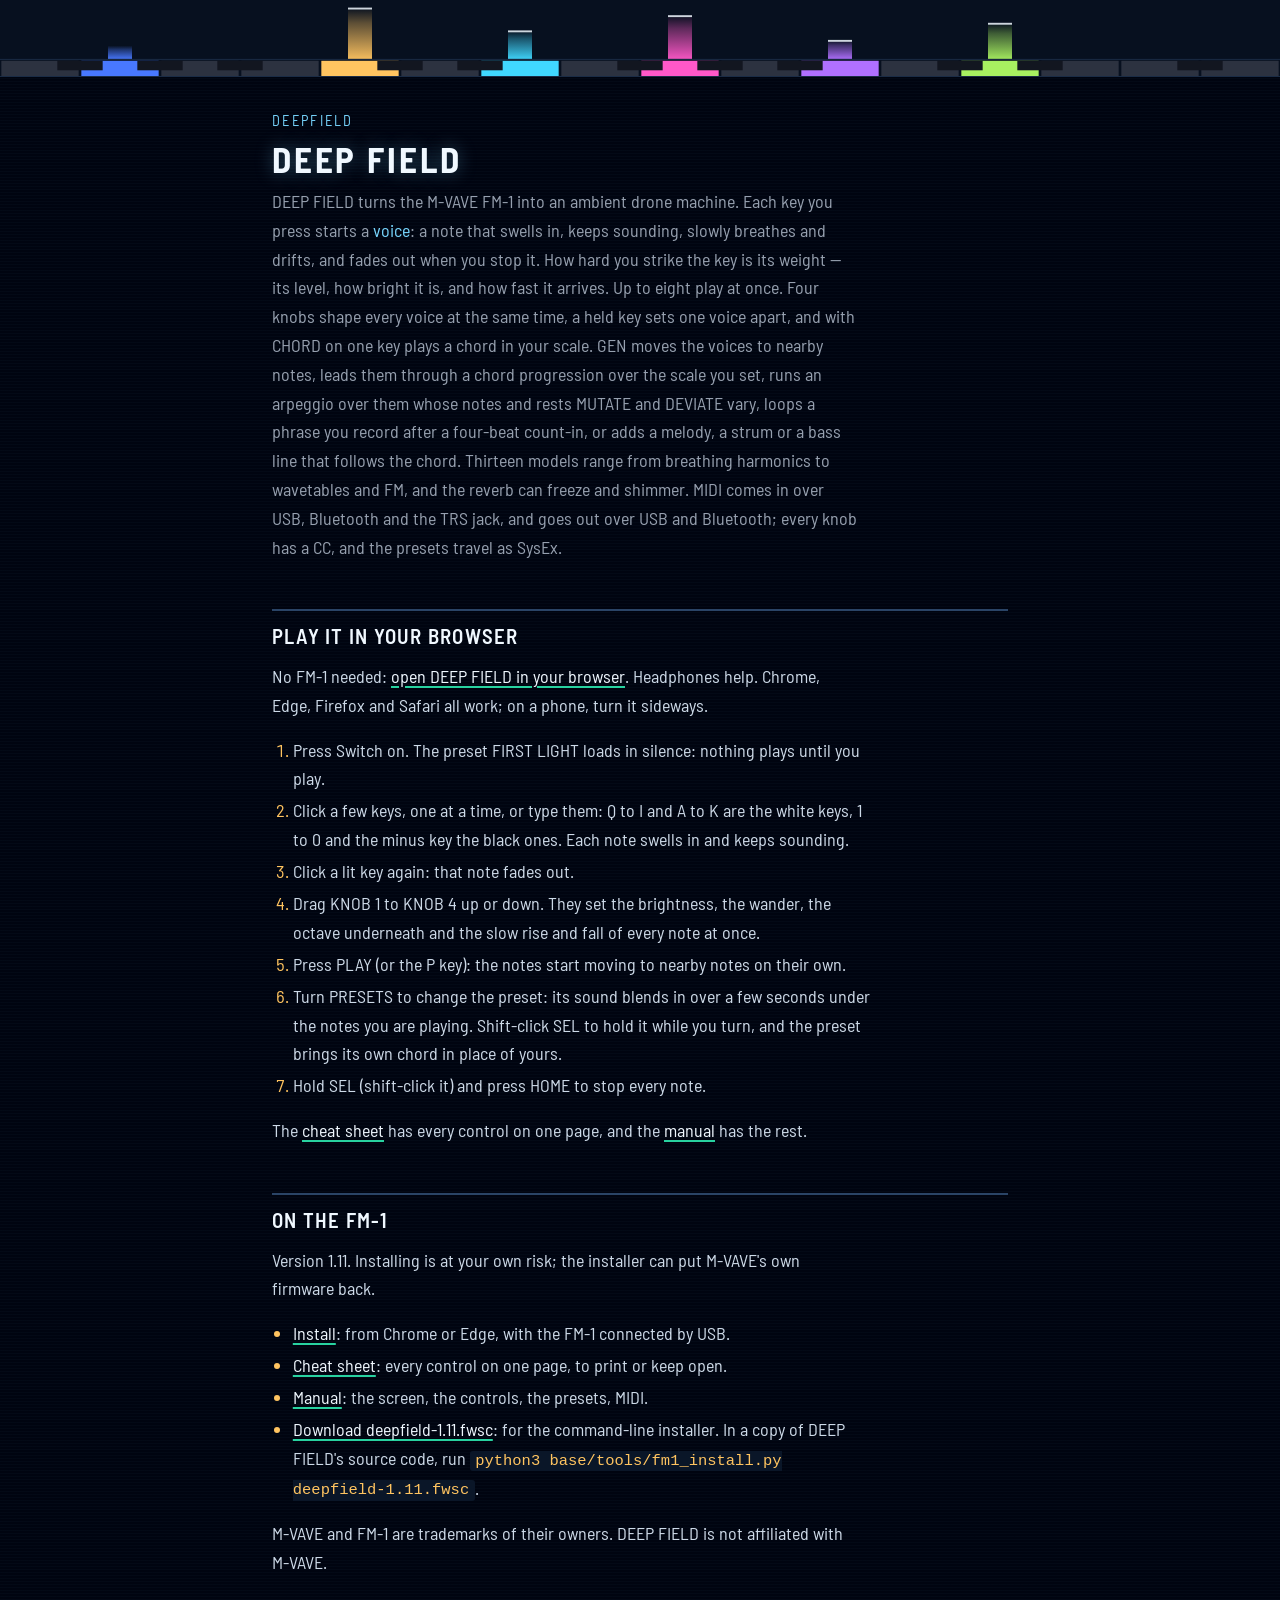
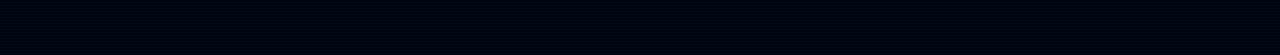
<file: index.html>
<!doctype html>
<html lang="en">
<head>
<meta charset="utf-8">
<meta name="viewport" content="width=device-width, initial-scale=1">
<title>deepfield · an ambient drone machine for the FM-1</title>
<meta name="description" content="deepfield, an ambient drone machine for the FM-1 for deepfield, a firmware for the M-VAVE FM-1.">
<style>
/* paper and ink: warm white paper, ink-blue type, vermilion for what is played, mustard for asides; a shade of the
   paper for code and callouts (CTL-1's; a firmware may restyle its site) */
:root {
  --paper: #fbf8f1; --sheet: #efe9dc; --rule: #ddd4c2; --ink: #1e2b5a; --muted: #5d6585;
  --hot: #e5482e; --hot-t: #f8d3c9; --cool: #d9a21b; --cool-t: #f5e4b8;
  --hot-ink: #c23a22;                                 /* the vermilion as text: 4.5:1 on the paper */
  color-scheme: light;
}
body {
  background: var(--paper); color: var(--ink); margin: 0;
  font: 400 17px/1.6 "Helvetica Neue", Helvetica, Arial, sans-serif;
  padding-inline: 16px; padding-block: 32px 64px;
}
main { max-width: 46rem; margin: 0 auto; }
.page > .site { max-width: 46rem; margin-inline: auto; }
main:focus { outline: none; }
h1, h2, h3 { font-family: inherit; text-wrap: balance; line-height: 1.2; }
h1 { font-size: 2.2rem; font-weight: 700; margin: 0 0 .4rem; letter-spacing: .02em; }
h2 { font-size: 1.3rem; font-weight: 700; margin: 3rem 0 .8rem; padding-top: .8rem; border-top: 2px solid var(--ink); }
h2 .num { color: var(--hot); margin-right: .5em; font-variant-numeric: tabular-nums; }
h3 { font-size: 1.1rem; font-weight: 700; margin: 2rem 0 .5rem; }
p, li { max-width: 65ch; }
p { margin: 0 0 1rem; }
ul, ol { padding-left: 1.3rem; margin: 0 0 1rem; }
li { margin: .2rem 0; }
li::marker { color: var(--hot); }
strong { font-weight: 700; }
a { color: var(--ink); text-decoration-color: var(--hot); text-decoration-thickness: 2px; text-underline-offset: 3px; }
a:hover { background: var(--hot-t); }
:focus-visible { outline: 3px solid var(--hot-ink); outline-offset: 2px; }
.skip { position: absolute; left: 16px; top: -100px; background: var(--ink); color: var(--paper); padding: 8px 14px; border-radius: 0 0 6px 6px; z-index: 1; }
.skip:focus { top: 0; }
code, pre { font-family: ui-monospace, Menlo, Consolas, monospace; font-size: .86em; }
code { background: var(--sheet); padding: .08em .35em; border-radius: 3px; }
pre { background: var(--sheet); border-radius: 6px; padding: 14px 16px; overflow-x: auto; line-height: 1.45; margin: 0 0 1.2rem; }
pre code { background: none; padding: 0; font-size: inherit; }
hr { display: none; }
.table { overflow-x: auto; margin: 0 0 1.3rem; }
table { border-collapse: collapse; width: 100%; font-size: .95rem; font-variant-numeric: tabular-nums; }
th, td { text-align: left; vertical-align: top; padding: .45rem .7rem .45rem 0; border-bottom: 1px solid var(--rule); }
th { font-weight: 700; text-transform: uppercase; letter-spacing: .06em; font-size: .78rem; color: var(--muted); border-bottom: 2px solid var(--ink); }
td:first-child { white-space: nowrap; }
.lede { margin-bottom: 1.6rem; }
.status { background: var(--sheet); border-radius: 6px; padding: 12px 16px; }
.status p { margin: 0; }
.site { display: flex; flex-wrap: wrap; align-items: baseline; gap: .3rem 1.2rem; margin: 0 0 1.6rem; padding-bottom: .5rem; border-bottom: 2px solid var(--ink); }
.site .home { font-size: 1.1rem; font-weight: 700; letter-spacing: .04em; color: var(--ink); text-decoration: none; }
.site .home:hover { color: var(--hot-ink); background: none; }
.site nav { margin-left: auto; display: flex; flex-wrap: wrap; gap: .2rem 1rem; font-size: .92rem; }
.site nav a { color: var(--ink); text-underline-offset: 3px; }
.site nav a[aria-current] { text-decoration: none; color: var(--hot-ink); }
a.home { color: inherit; text-decoration: none; }
a.home:hover { background: none; color: var(--hot-ink); }
main > a.home { display: inline-block; font-size: .9rem; letter-spacing: .08em; text-transform: uppercase; color: var(--muted); margin: 0 0 .4rem; }
.callout { border-left: 4px solid var(--cool); background: var(--cool-t); padding: 10px 16px; margin: 0 0 1.2rem; max-width: 65ch; border-radius: 0 6px 6px 0; }
.callout p { margin: 0; }
details { background: var(--sheet); border-radius: 6px; padding: 0 16px; margin: 0 0 1.2rem; }
details > summary { cursor: pointer; padding: 10px 0; }
details[open] > summary { margin-bottom: .4rem; }
details > :last-child { margin-bottom: 1rem; }
.swatch { display: inline-block; width: .7em; height: .7em; margin-right: .4em; vertical-align: .02em; }
nav.contents ol { columns: 2 14rem; column-gap: 2rem; padding-left: 1.3rem; }
.figs { display: flex; flex-wrap: wrap; gap: 20px; margin: .4rem 0 1.6rem; }
figure { margin: 0; flex: 0 1 auto; }
figure img { display: block; max-width: 100%; height: auto; }
figure.shot img { width: 300px; image-rendering: pixelated; border-radius: 4px; box-shadow: 0 0 0 1px var(--rule); }
figure.wide { flex-basis: 100%; }
figure.wide img { width: 100%; }
figcaption { color: var(--muted); font-size: .88rem; margin-top: .4rem; max-width: 300px; }
figure.wide figcaption { max-width: none; }
nav.contents li { break-inside: avoid; }
@media (prefers-reduced-motion: no-preference) { html { scroll-behavior: smooth; } }
</style>
<style id="phosphor">
/* PHOSPHOR: DEEP FIELD's site in the unit's own screen. The colours are ui.c's (C_SKY ground, C_TEXT cyan, C_LABEL,
   C_RULE, C_BRIGHT, C_FX_ON teal, the body hues), the type its Barlow Semi Condensed; a strip of keys with beams
   rising heads every page. tools/site_theme.py puts this in every page of the built site, after the page's own
   styles, so it sets each page's colour variables (fm1-base's manual and front page, installer and emulator, and
   the cheat sheet) whatever the visitor's light or dark setting. */
@import url("https://fonts.googleapis.com/css2?family=Barlow+Semi+Condensed:ital,wght@0,400;0,500;0,600;0,700;1,400&display=swap");

:root, :root:not([data-theme]), :root[data-theme], :root:not([data-theme="light"]) {
  --pf-sky: #000410; --pf-band: #07101f; --pf-card: #0a1628; --pf-rule: #1a2c46; --pf-rule-hi: #2a4466;
  --pf-text: #cddae8; --pf-label: #96a0af; --pf-cyan: #78d7ff; --pf-bright: #f0f8ff; --pf-teal: #28d2a0;
  --pf-sun: #ffc460; --pf-magenta: #ff60d0; --pf-violet: #a878ff; --pf-warn: #ff9646;
  --pf-font: "Barlow Semi Condensed", "Arial Narrow", system-ui, sans-serif;
  /* fm1-base's manual and front page */
  --paper: var(--pf-sky) !important; --sheet: var(--pf-card) !important; --rule: var(--pf-rule) !important;
  --ink: var(--pf-text) !important; --muted: var(--pf-label) !important; --hot: var(--pf-sun) !important;
  --hot-t: rgba(40, 210, 160, .16) !important; --hot-ink: var(--pf-teal) !important;
  --cool: var(--pf-violet) !important; --cool-t: rgba(168, 120, 255, .12) !important;
  /* the installer */
  --bg: var(--pf-sky) !important; --fg: var(--pf-text) !important; --dim: var(--pf-label) !important;
  --accent: var(--pf-teal) !important; --on-accent: var(--pf-sky) !important; --bad: var(--pf-warn) !important;
  --focus: var(--pf-cyan) !important;
  /* the emulator and the cheat sheet */
  --ground: var(--pf-sky) !important; --card: var(--pf-card) !important; --teal: var(--pf-teal) !important;
  --cap: #0c1a33 !important; --cap-ink: var(--pf-bright) !important; --cap-rule: var(--pf-rule-hi) !important;
  --key: #e8ecf4 !important; --key-ink: var(--pf-sky) !important;
  --green: #60ffb0 !important; --orange: var(--pf-sun) !important; --red: #ff5a64 !important;
  --font: var(--pf-font) !important;
  color-scheme: dark !important;
}

html { background: var(--pf-sky); }
body {
  font-family: var(--pf-font) !important; font-size: 18px; color: var(--pf-text);
  background-color: var(--pf-sky) !important;
  background-image: repeating-linear-gradient(to bottom, rgba(120, 215, 255, .022) 0 1px, transparent 1px 3px) !important;
  padding-top: 0 !important; overflow-x: clip;
}
body::before {                           /* the keys strip with beams rising, as on the unit's BEAMS view; edge to edge
                                          * whatever the page's own padding */
  content: ""; display: block; height: 76px; margin: 0 calc(50% - 50vw) 28px;
  background: var(--pf-band) url("data:image/svg+xml,%3Csvg xmlns=%22http://www.w3.org/2000/svg%22 viewBox=%220 0 960 80%22 preserveAspectRatio=%22none%22%3E%0A%3Cdefs%3E%0A%3ClinearGradient id=%22b4%22 x1=%220%22 y1=%221%22 x2=%220%22 y2=%220%22%3E%3Cstop offset=%220%22 stop-color=%22%23ffc460%22 stop-opacity=%22.95%22/%3E%3Cstop offset=%22.7%22 stop-color=%22%23ffc460%22 stop-opacity=%22.35%22/%3E%3Cstop offset=%221%22 stop-color=%22%23ffc460%22 stop-opacity=%220%22/%3E%3C/linearGradient%3E%0A%3ClinearGradient id=%22b6%22 x1=%220%22 y1=%221%22 x2=%220%22 y2=%220%22%3E%3Cstop offset=%220%22 stop-color=%22%2340d8ff%22 stop-opacity=%22.95%22/%3E%3Cstop offset=%22.7%22 stop-color=%22%2340d8ff%22 stop-opacity=%22.35%22/%3E%3Cstop offset=%221%22 stop-color=%22%2340d8ff%22 stop-opacity=%220%22/%3E%3C/linearGradient%3E%0A%3ClinearGradient id=%22b8%22 x1=%220%22 y1=%221%22 x2=%220%22 y2=%220%22%3E%3Cstop offset=%220%22 stop-color=%22%23ff58c8%22 stop-opacity=%22.95%22/%3E%3Cstop offset=%22.7%22 stop-color=%22%23ff58c8%22 stop-opacity=%22.35%22/%3E%3Cstop offset=%221%22 stop-color=%22%23ff58c8%22 stop-opacity=%220%22/%3E%3C/linearGradient%3E%0A%3ClinearGradient id=%22b10%22 x1=%220%22 y1=%221%22 x2=%220%22 y2=%220%22%3E%3Cstop offset=%220%22 stop-color=%22%23b070ff%22 stop-opacity=%22.95%22/%3E%3Cstop offset=%22.7%22 stop-color=%22%23b070ff%22 stop-opacity=%22.35%22/%3E%3Cstop offset=%221%22 stop-color=%22%23b070ff%22 stop-opacity=%220%22/%3E%3C/linearGradient%3E%0A%3ClinearGradient id=%22b12%22 x1=%220%22 y1=%221%22 x2=%220%22 y2=%220%22%3E%3Cstop offset=%220%22 stop-color=%22%23a8f060%22 stop-opacity=%22.95%22/%3E%3Cstop offset=%22.7%22 stop-color=%22%23a8f060%22 stop-opacity=%22.35%22/%3E%3Cstop offset=%221%22 stop-color=%22%23a8f060%22 stop-opacity=%220%22/%3E%3C/linearGradient%3E%0A%3ClinearGradient id=%22b1%22 x1=%220%22 y1=%221%22 x2=%220%22 y2=%220%22%3E%3Cstop offset=%220%22 stop-color=%22%234878ff%22 stop-opacity=%22.95%22/%3E%3Cstop offset=%22.7%22 stop-color=%22%234878ff%22 stop-opacity=%22.35%22/%3E%3Cstop offset=%221%22 stop-color=%22%234878ff%22 stop-opacity=%220%22/%3E%3C/linearGradient%3E%0A%3C/defs%3E%0A%3Crect x=%221%22 y=%2264%22 width=%2258%22 height=%2216%22 fill=%22%232c3240%22/%3E%0A%3Crect x=%2261%22 y=%2264%22 width=%2258%22 height=%2216%22 fill=%22%234878ff%22/%3E%0A%3Crect x=%22121%22 y=%2264%22 width=%2258%22 height=%2216%22 fill=%22%232c3240%22/%3E%0A%3Crect x=%22181%22 y=%2264%22 width=%2258%22 height=%2216%22 fill=%22%232c3240%22/%3E%0A%3Crect x=%22241%22 y=%2264%22 width=%2258%22 height=%2216%22 fill=%22%23ffc460%22/%3E%0A%3Crect x=%22301%22 y=%2264%22 width=%2258%22 height=%2216%22 fill=%22%232c3240%22/%3E%0A%3Crect x=%22361%22 y=%2264%22 width=%2258%22 height=%2216%22 fill=%22%2340d8ff%22/%3E%0A%3Crect x=%22421%22 y=%2264%22 width=%2258%22 height=%2216%22 fill=%22%232c3240%22/%3E%0A%3Crect x=%22481%22 y=%2264%22 width=%2258%22 height=%2216%22 fill=%22%23ff58c8%22/%3E%0A%3Crect x=%22541%22 y=%2264%22 width=%2258%22 height=%2216%22 fill=%22%232c3240%22/%3E%0A%3Crect x=%22601%22 y=%2264%22 width=%2258%22 height=%2216%22 fill=%22%23b070ff%22/%3E%0A%3Crect x=%22661%22 y=%2264%22 width=%2258%22 height=%2216%22 fill=%22%232c3240%22/%3E%0A%3Crect x=%22721%22 y=%2264%22 width=%2258%22 height=%2216%22 fill=%22%23a8f060%22/%3E%0A%3Crect x=%22781%22 y=%2264%22 width=%2258%22 height=%2216%22 fill=%22%232c3240%22/%3E%0A%3Crect x=%22841%22 y=%2264%22 width=%2258%22 height=%2216%22 fill=%22%232c3240%22/%3E%0A%3Crect x=%22901%22 y=%2264%22 width=%2258%22 height=%2216%22 fill=%22%232c3240%22/%3E%0A%3Crect x=%2243%22 y=%2264%22 width=%2234%22 height=%2210%22 fill=%22%23121620%22/%3E%0A%3Crect x=%22103%22 y=%2264%22 width=%2234%22 height=%2210%22 fill=%22%23121620%22/%3E%0A%3Crect x=%22163%22 y=%2264%22 width=%2234%22 height=%2210%22 fill=%22%23121620%22/%3E%0A%3Crect x=%22283%22 y=%2264%22 width=%2234%22 height=%2210%22 fill=%22%23121620%22/%3E%0A%3Crect x=%22343%22 y=%2264%22 width=%2234%22 height=%2210%22 fill=%22%23121620%22/%3E%0A%3Crect x=%22463%22 y=%2264%22 width=%2234%22 height=%2210%22 fill=%22%23121620%22/%3E%0A%3Crect x=%22523%22 y=%2264%22 width=%2234%22 height=%2210%22 fill=%22%23121620%22/%3E%0A%3Crect x=%22583%22 y=%2264%22 width=%2234%22 height=%2210%22 fill=%22%23121620%22/%3E%0A%3Crect x=%22703%22 y=%2264%22 width=%2234%22 height=%2210%22 fill=%22%23121620%22/%3E%0A%3Crect x=%22763%22 y=%2264%22 width=%2234%22 height=%2210%22 fill=%22%23121620%22/%3E%0A%3Crect x=%22883%22 y=%2264%22 width=%2234%22 height=%2210%22 fill=%22%23121620%22/%3E%0A%3Crect x=%22261.0%22 y=%228%22 width=%2218%22 height=%2254%22 fill=%22url%28%23b4%29%22/%3E%0A%3Crect x=%22261.0%22 y=%228%22 width=%2218%22 height=%222%22 fill=%22%23f0f8ff%22 fill-opacity=%22.85%22/%3E%0A%3Crect x=%22381.0%22 y=%2232%22 width=%2218%22 height=%2230%22 fill=%22url%28%23b6%29%22/%3E%0A%3Crect x=%22381.0%22 y=%2232%22 width=%2218%22 height=%222%22 fill=%22%23f0f8ff%22 fill-opacity=%22.85%22/%3E%0A%3Crect x=%22501.0%22 y=%2216%22 width=%2218%22 height=%2246%22 fill=%22url%28%23b8%29%22/%3E%0A%3Crect x=%22501.0%22 y=%2216%22 width=%2218%22 height=%222%22 fill=%22%23f0f8ff%22 fill-opacity=%22.85%22/%3E%0A%3Crect x=%22621.0%22 y=%2242%22 width=%2218%22 height=%2220%22 fill=%22url%28%23b10%29%22/%3E%0A%3Crect x=%22621.0%22 y=%2242%22 width=%2218%22 height=%222%22 fill=%22%23f0f8ff%22 fill-opacity=%22.85%22/%3E%0A%3Crect x=%22741.0%22 y=%2224%22 width=%2218%22 height=%2238%22 fill=%22url%28%23b12%29%22/%3E%0A%3Crect x=%22741.0%22 y=%2224%22 width=%2218%22 height=%222%22 fill=%22%23f0f8ff%22 fill-opacity=%22.85%22/%3E%0A%3Crect x=%2281.0%22 y=%2248%22 width=%2218%22 height=%2214%22 fill=%22url%28%23b1%29%22/%3E%0A%3Crect x=%220%22 y=%2262%22 width=%22960%22 height=%221%22 fill=%22%231a2c46%22/%3E%0A%3C/svg%3E%0A") center bottom / 100% 100% no-repeat;
  border-bottom: 1px solid var(--pf-rule);
}
::selection { background: rgba(40, 210, 160, .35); color: var(--pf-bright); }

h1, h2, h3 { color: var(--pf-bright); font-family: var(--pf-font); }
h1 { font-weight: 700; letter-spacing: .08em; text-transform: uppercase; text-shadow: 0 0 18px rgba(120, 215, 255, .35); }
h2 { font-weight: 600; letter-spacing: .06em; text-transform: uppercase; border-top-color: var(--pf-rule-hi) !important; }
h2 .num { color: var(--pf-sun); }
h3 { font-weight: 600; letter-spacing: .03em; color: var(--pf-cyan); }
strong { color: var(--pf-bright); }
em { color: var(--pf-cyan); font-style: normal; }
a { color: var(--pf-bright); text-decoration-color: var(--pf-teal); }
a:hover { color: var(--pf-teal); background: none !important; }
li::marker { color: var(--pf-sun); }
code { background: var(--pf-card); color: var(--pf-sun); }
pre { background: var(--pf-card); border: 1px solid var(--pf-rule); }
pre code { color: var(--pf-text); }
th { color: var(--pf-cyan) !important; border-bottom-color: var(--pf-rule-hi) !important; letter-spacing: .1em; }
td { border-bottom-color: var(--pf-rule) !important; }
tr:hover td { background: rgba(120, 215, 255, .03); }
.site, main > a.home { border-bottom-color: var(--pf-rule-hi) !important; }
main > a.home { color: var(--pf-cyan) !important; letter-spacing: .16em; }
.callout { background: var(--cool-t); border-left-color: var(--pf-violet); }
details { background: var(--pf-card); border: 1px solid var(--pf-rule); }
figure.shot img { box-shadow: 0 0 0 1px var(--pf-rule-hi), 0 0 28px rgba(80, 224, 255, .14) !important; }
figcaption { color: var(--pf-label); }

/* the installer: its buttons as the unit's lit FX switch */
button { font-family: var(--pf-font); font-weight: 600; letter-spacing: .04em; }
main > h1 + p, .small { color: var(--pf-label); }
dialog { border: 1px solid var(--pf-rule-hi); }

/* the emulator's Switch on */
.start { background: rgba(0, 4, 16, .62) !important; }
.start button { background: var(--pf-teal) !important; color: var(--pf-sky) !important; }

@media (max-width: 600px) {
  body { font-size: 17px; }
  body::before { height: 56px; margin-bottom: 20px; }
}

@media print {                           /* paper, not the screen: dark ink on white, no strip */
  :root, :root:not([data-theme]), :root[data-theme], :root:not([data-theme="light"]) {
    --pf-sky: #ffffff; --pf-band: #ffffff; --pf-card: #f3f5f8; --pf-rule: #c8d0da; --pf-rule-hi: #8a96a6;
    --pf-text: #10161e; --pf-label: #4a5566; --pf-cyan: #0a5a7a; --pf-bright: #000000; --pf-teal: #0a6a52;
    --pf-sun: #8a5a00; --cap: #ffffff !important; --cap-ink: #10161e !important; --key: #ffffff !important;
    --key-ink: #10161e !important; color-scheme: light !important;
  }
  body { background: #fff !important; }
  body::before { display: none; }
  h1 { text-shadow: none; }
}
</style>
</head>
<body>
<a class="skip" href="#content">Skip to content</a>
<div class="page">
<main id="content" tabindex="-1">
<a class="home" href="../">deepfield</a>
<h1>DEEP FIELD</h1>
<p>DEEP FIELD turns the M-VAVE FM-1 into an ambient drone machine. Each key you press starts a <em>voice</em>: a note that swells in, keeps sounding, slowly breathes and drifts, and fades out when you stop it. How hard you strike the key is its weight — its level, how bright it is, and how fast it arrives. Up to eight play at once. Four knobs shape every voice at the same time, a held key sets one voice apart, and with CHORD on one key plays a chord in your scale. GEN moves the voices to nearby notes, leads them through a chord progression over the scale you set, runs an arpeggio over them whose notes and rests MUTATE and DEVIATE vary, loops a phrase you record after a four-beat count-in, or adds a melody, a strum or a bass line that follows the chord. Thirteen models range from breathing harmonics to wavetables and FM, and the reverb can freeze and shimmer. MIDI comes in over USB, Bluetooth and the TRS jack, and goes out over USB and Bluetooth; every knob has a CC, and the presets travel as SysEx.</p>
<h2 id="play-it-in-your-browser">Play it in your browser</h2>
<p>No FM-1 needed: <a href="emu/">open DEEP FIELD in your browser</a>. Headphones help. Chrome, Edge, Firefox and Safari all work; on a phone, turn it sideways.</p>
<ol><li>Press Switch on. The preset FIRST LIGHT loads in silence: nothing plays until you play.</li><li>Click a few keys, one at a time, or type them: Q to I and A to K are the white keys, 1 to 0 and the minus key the black ones. Each note swells in and keeps sounding.</li><li>Click a lit key again: that note fades out.</li><li>Drag KNOB 1 to KNOB 4 up or down. They set the brightness, the wander, the octave underneath and the slow rise and fall of every note at once.</li><li>Press PLAY (or the P key): the notes start moving to nearby notes on their own.</li><li>Turn PRESETS to change the preset: its sound blends in over a few seconds under the notes you are playing. Shift-click SEL to hold it while you turn, and the preset brings its own chord in place of yours.</li><li>Hold SEL (shift-click it) and press HOME to stop every note.</li></ol>
<p>The <a href="cheatsheet/">cheat sheet</a> has every control on one page, and the <a href="manual/">manual</a> has the rest.</p>
<h2 id="on-the-fm-1">On the FM-1</h2>
<p>Version 1.11. Installing is at your own risk; the installer can put M-VAVE's own firmware back.</p>
<ul><li><a href="install/">Install</a>: from Chrome or Edge, with the FM-1 connected by USB.</li><li><a href="cheatsheet/">Cheat sheet</a>: every control on one page, to print or keep open.</li><li><a href="manual/">Manual</a>: the screen, the controls, the presets, MIDI.</li><li><a href="firmware/deepfield-1.11.fwsc">Download deepfield-1.11.fwsc</a>: for the command-line installer. In a copy of DEEP FIELD's source code, run <code>python3 base/tools/fm1_install.py deepfield-1.11.fwsc</code>.</li></ul>
<p>M-VAVE and FM-1 are trademarks of their owners. DEEP FIELD is not affiliated with M-VAVE.</p>
</main>
</div>
</body>
</html>
</file>
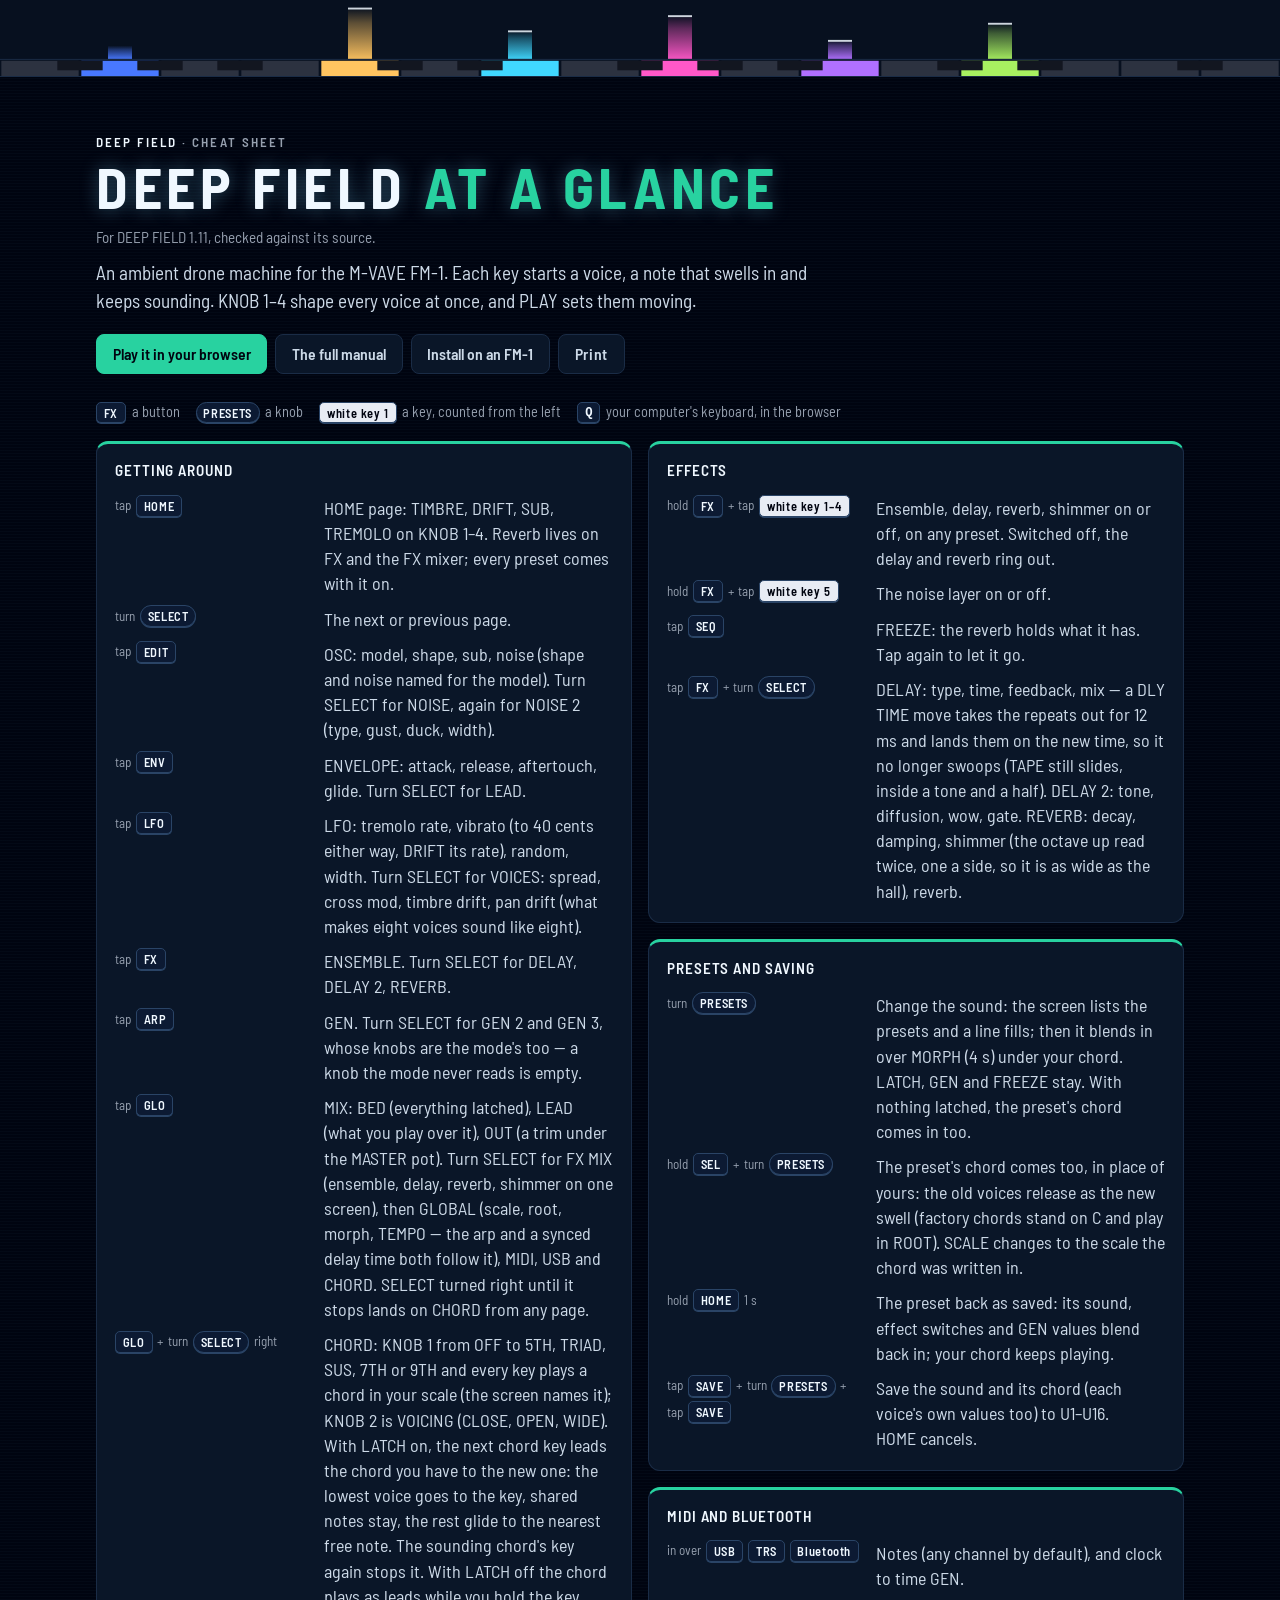
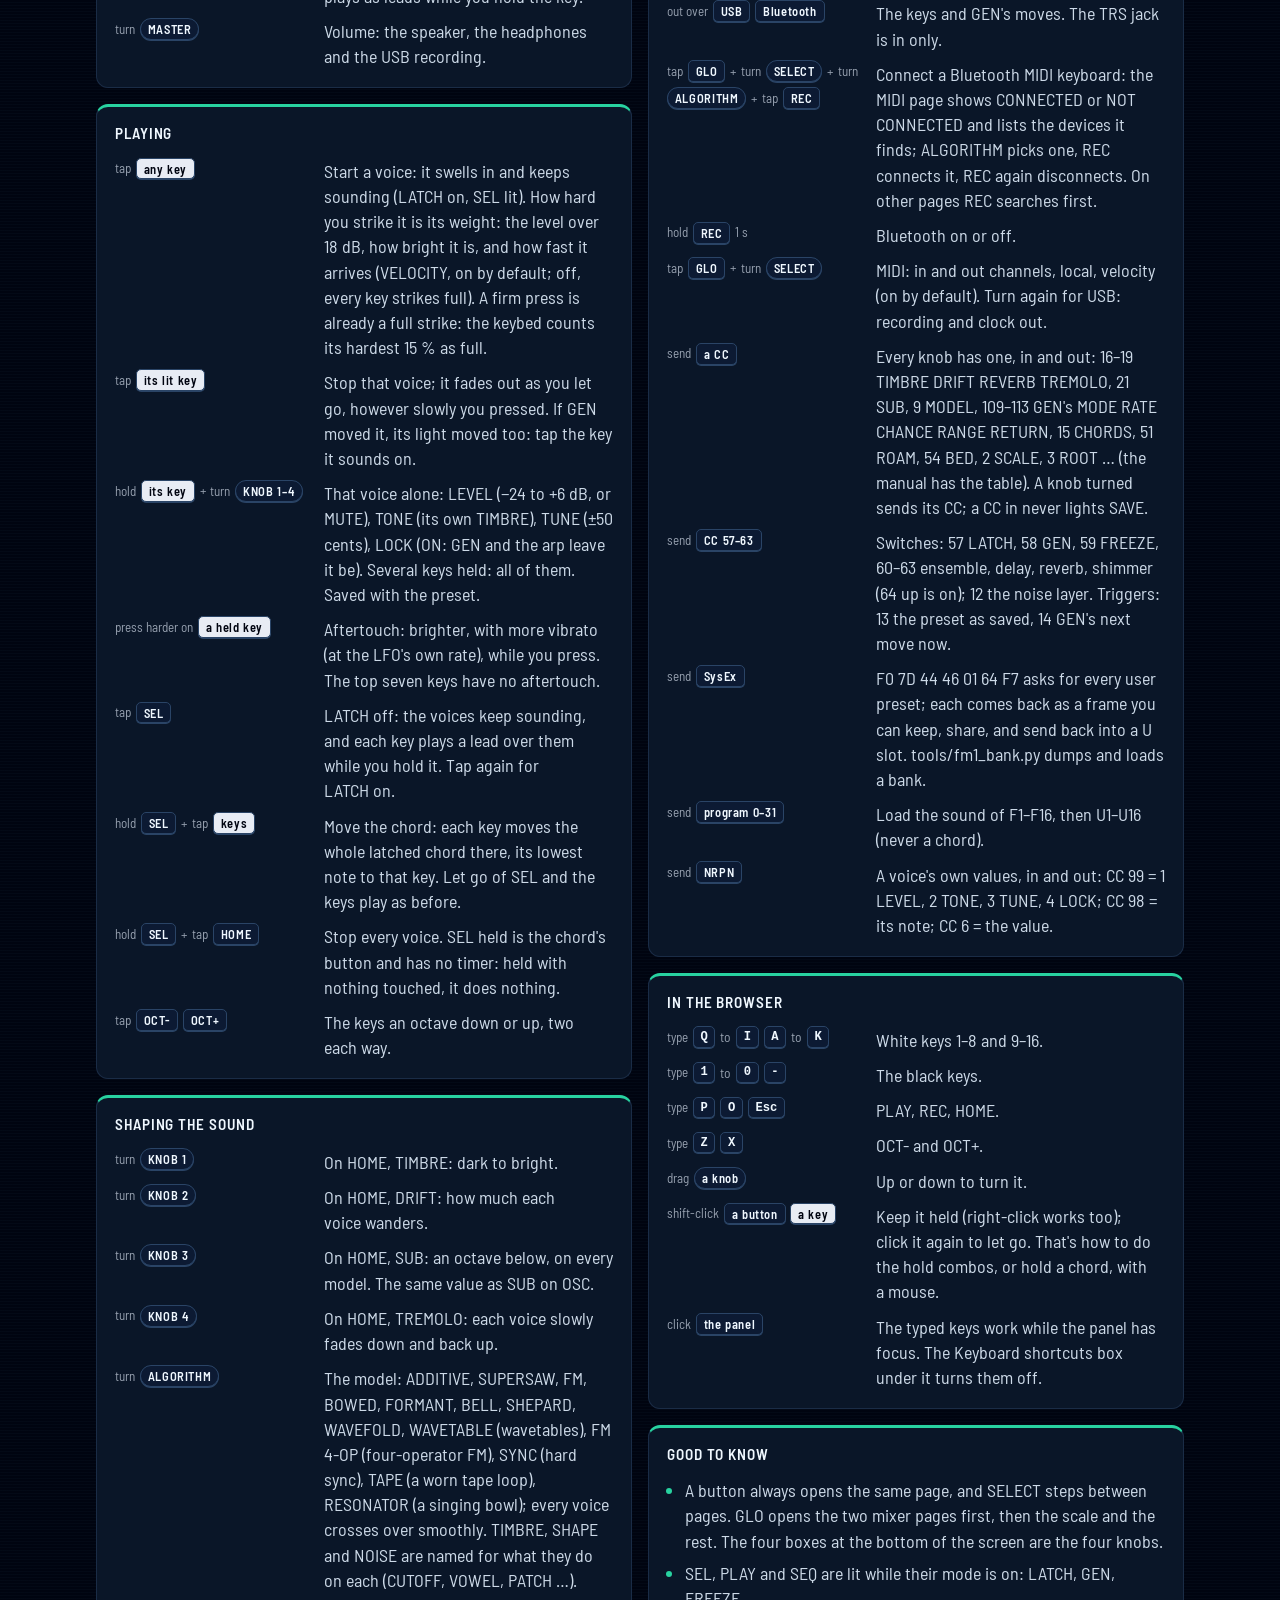
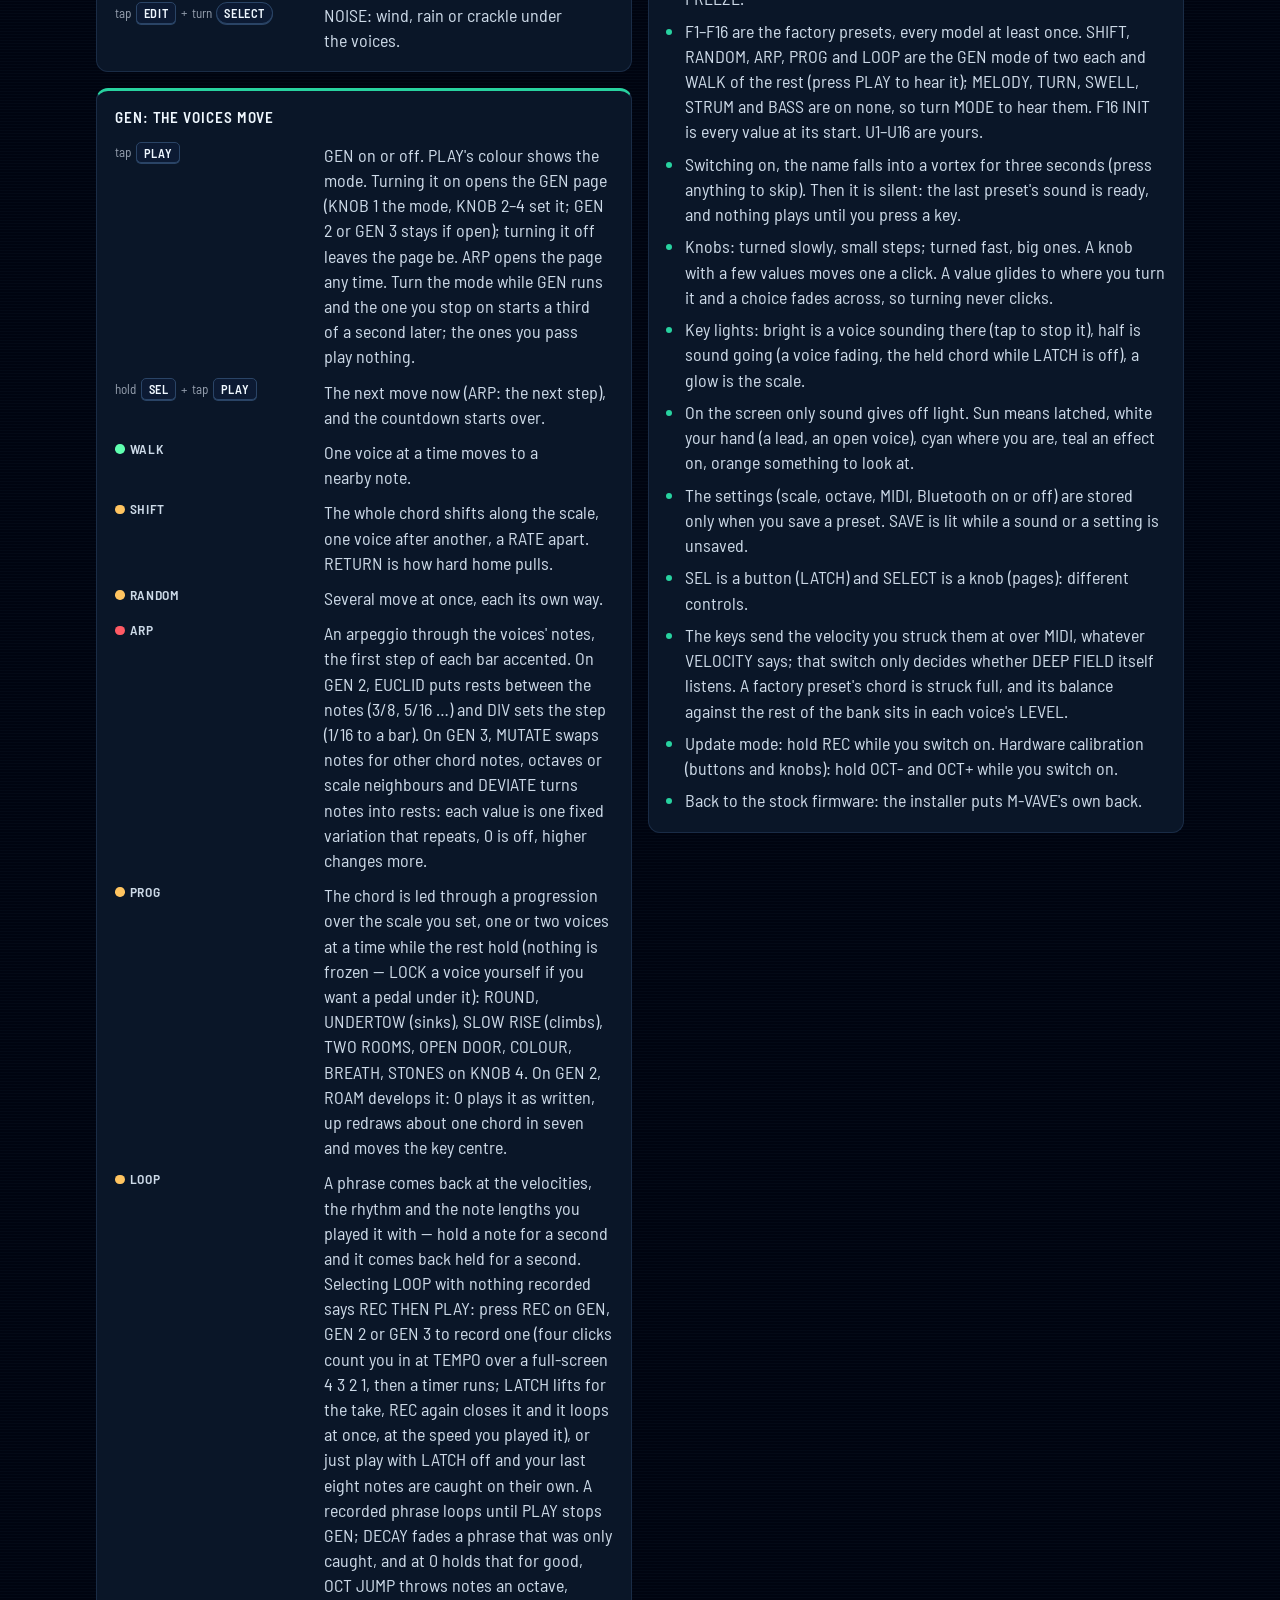
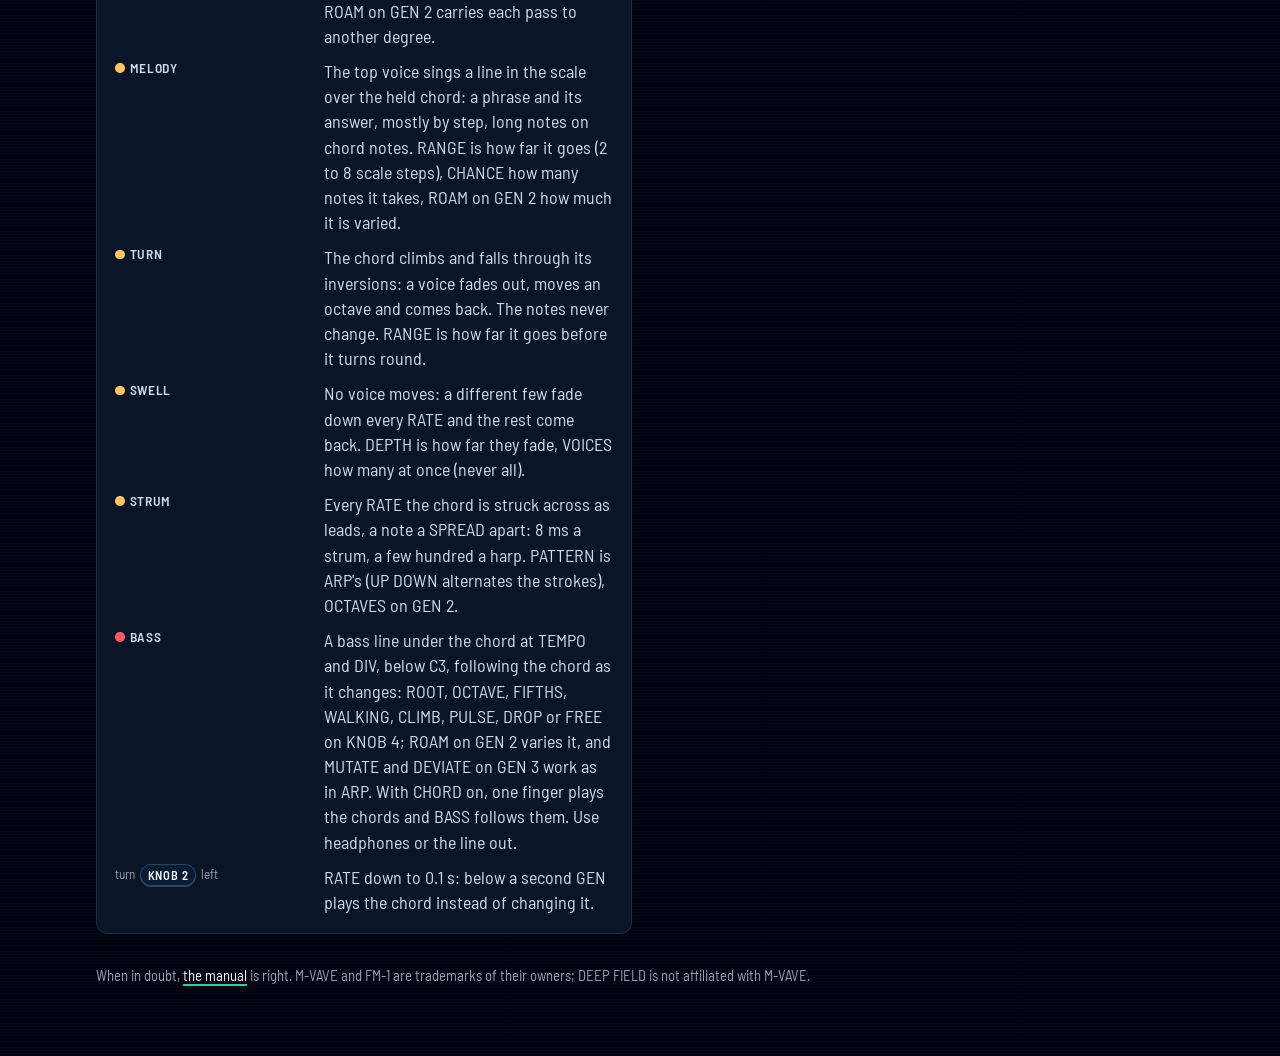
<file: cheatsheet/index.html>
<!doctype html>
<html lang="en">
<head>
<meta charset="utf-8">
<meta name="viewport" content="width=device-width, initial-scale=1">
<title>DEEP FIELD cheat sheet</title>
<meta name="description" content="Every control of DEEP FIELD, the ambient drone firmware for the M-VAVE FM-1, on one page.">
<link rel="preconnect" href="https://fonts.googleapis.com">
<link rel="preconnect" href="https://fonts.gstatic.com" crossorigin>
<link href="https://fonts.googleapis.com/css2?family=Barlow+Semi+Condensed:wght@400;500;600;700&display=swap" rel="stylesheet">
<style>
:root {
  --ground: #faf4e8; --card: #fffaf1; --ink: #48392f; --muted: #6e5c4b; --rule: #e6dccb; --accent: #b84a1e;
  --cap: #efe5d6; --cap-ink: #3a2c22; --cap-rule: #d6c8b3; --key: #ffffff; --key-ink: #3a2c22;
  --green: #2f8a45; --orange: #c2551f; --red: #b8321f; --focus: #1f6fd1;
  --font: "Barlow Semi Condensed", "Arial Narrow", system-ui, sans-serif;
  color-scheme: light;
}
@media (prefers-color-scheme: dark) {
  :root:not([data-theme="light"]) {
    --ground: #1c1814; --card: #26201b; --ink: #f2e8d8; --muted: #b3a28e; --rule: #3a322a; --accent: #f28a5a;
    --cap: #3a332d; --cap-ink: #f2e8d8; --cap-rule: #514740; --key: #efe2d0; --key-ink: #2a1d14;
    --green: #5cc46a; --orange: #f28a5a; --red: #f0614a; --focus: #79adff;
    color-scheme: dark;
  }
}
:root[data-theme="dark"] {
  --ground: #1c1814; --card: #26201b; --ink: #f2e8d8; --muted: #b3a28e; --rule: #3a322a; --accent: #f28a5a;
  --cap: #3a332d; --cap-ink: #f2e8d8; --cap-rule: #514740; --key: #efe2d0; --key-ink: #2a1d14;
  --green: #5cc46a; --orange: #f28a5a; --red: #f0614a; --focus: #79adff;
  color-scheme: dark;
}
* { box-sizing: border-box; }
body { margin: 0; background: var(--ground); color: var(--ink); font: 400 1.02rem/1.4 var(--font); }
.wrap { max-width: 1120px; margin: 0 auto; padding: 28px 16px 56px; }
a { color: inherit; text-decoration-color: var(--accent); text-decoration-thickness: 2px; text-underline-offset: 3px; }
:focus-visible { outline: 3px solid var(--focus); outline-offset: 2px; }

header { margin-bottom: 28px; }
.eyebrow { margin: 0 0 .4rem; font-weight: 600; font-size: .82rem; letter-spacing: .16em; text-transform: uppercase; color: var(--muted); }
.eyebrow a { text-decoration: none; }
.eyebrow a:hover { color: var(--accent); }
h1 { margin: 0; font-weight: 700; font-size: clamp(2.2rem, 6vw, 3.6rem); line-height: 1; letter-spacing: .01em; text-wrap: balance; }
h1 span { color: var(--accent); }
.for { margin: .7rem 0 0; color: var(--muted); font-size: .95rem; }
.lede { margin: .7rem 0 0; max-width: 46rem; font-size: 1.2rem; line-height: 1.45; text-wrap: pretty; }
.actions { display: flex; flex-wrap: wrap; gap: .5rem; margin-top: 1.2rem; }
.actions a, .actions button { font: 600 .98rem/1 var(--font); padding: .7em 1em; border-radius: 8px; border: 1px solid var(--rule);
  background: var(--card); color: var(--ink); text-decoration: none; cursor: pointer; }
.actions a:hover, .actions button:hover { border-color: var(--accent); }
.actions .primary { background: var(--accent); border-color: var(--accent); color: var(--ground); }
.actions .primary:hover { filter: brightness(1.08); }

.sheet { columns: 2 26rem; column-gap: 16px; }
section { break-inside: avoid; display: inline-block; width: 100%; margin: 0 0 16px; padding: 16px 18px 18px;
  background: var(--card); border: 1px solid var(--rule); border-top: 3px solid var(--accent); border-radius: 12px; }
h2 { margin: 0 0 .8rem; font-weight: 700; font-size: .95rem; letter-spacing: .14em; text-transform: uppercase; color: var(--accent); }
dl { display: grid; grid-template-columns: minmax(0, 2fr) minmax(0, 3fr); gap: .55rem 1rem; margin: 0; }
dt { display: flex; flex-wrap: wrap; align-items: center; align-content: start; gap: .3rem; }
dd { margin: 0; padding-top: .08rem; text-wrap: pretty; }
.v { font-size: .82rem; color: var(--muted); }
.p { color: var(--muted); font-size: .85rem; }
.c { display: inline-block; font: 600 .78rem/1 var(--font); letter-spacing: .05em; padding: .32em .55em .28em; white-space: nowrap;
  background: var(--cap); color: var(--cap-ink); border: 1px solid var(--cap-rule); border-radius: 5px; box-shadow: 0 1px 0 var(--cap-rule); }
.c.k { border-radius: 999px; }
.c.w { background: var(--key); color: var(--key-ink); border-color: var(--cap-rule); }
.c.pc { font: 600 .76rem/1 ui-monospace, Menlo, Consolas, monospace; letter-spacing: 0; }
.dot { display: inline-block; width: .7em; height: .7em; border-radius: 50%; margin-right: .1em; }
.dot.g { background: var(--green); } .dot.o { background: var(--orange); } .dot.r { background: var(--red); }
.mode { font-weight: 600; font-size: .85rem; letter-spacing: .05em; }
ul.notes { margin: 0; padding-left: 1.1rem; display: grid; gap: .45rem; }
ul.notes li::marker { color: var(--accent); }
.legend { display: flex; flex-wrap: wrap; gap: .4rem 1rem; align-items: center; margin: 0 0 18px; color: var(--muted); font-size: .9rem; }
.nw { white-space: nowrap; }
.legend span { display: inline-flex; align-items: center; gap: .35rem; }
footer { margin-top: 8px; color: var(--muted); font-size: .92rem; }

@media (max-width: 460px) {
  dl { grid-template-columns: minmax(0, 1fr); gap: .2rem; }
  dd { margin-bottom: .55rem; }
}
@media print {
  :root, :root:not([data-theme="light"]) {
    --ground: #fff; --card: #fff; --ink: #1d1611; --muted: #5a4a3c; --rule: #cfc4b4; --accent: #a8431b;
    --cap: #f1ebe2; --cap-ink: #1d1611; --cap-rule: #b9ab97; --key: #fff; --key-ink: #1d1611;
    --green: #2f8a45; --orange: #c2551f; --red: #b8321f; color-scheme: light;
  }
  @page { margin: 10mm; }
  html { font-size: 7.3pt; }
  body { font-size: 1rem; line-height: 1.22; }
  .browser { display: none; }
  .wrap { max-width: none; padding: 0; }
  header { margin-bottom: 10px; }
  h1 { font-size: 20pt; }
  .lede { font-size: 9.5pt; margin-top: .3rem; }
  .for { margin-top: .3rem; }
  .actions, .legend { display: none; }
  .sheet { columns: 2; column-gap: 10px; }
  section { padding: 6px 9px 7px; margin-bottom: 6px; border-radius: 6px; border-top-width: 2px; }
  h2 { font-size: 8pt; margin-bottom: .3rem; }
  dl { grid-template-columns: minmax(0, 2fr) minmax(0, 3fr); gap: .18rem .6rem; }
  ul.notes { gap: .2rem; }
  .c { box-shadow: none; }
  footer { font-size: 8pt; }
}
</style>
<style id="phosphor">
/* PHOSPHOR: DEEP FIELD's site in the unit's own screen. The colours are ui.c's (C_SKY ground, C_TEXT cyan, C_LABEL,
   C_RULE, C_BRIGHT, C_FX_ON teal, the body hues), the type its Barlow Semi Condensed; a strip of keys with beams
   rising heads every page. tools/site_theme.py puts this in every page of the built site, after the page's own
   styles, so it sets each page's colour variables (fm1-base's manual and front page, installer and emulator, and
   the cheat sheet) whatever the visitor's light or dark setting. */
@import url("https://fonts.googleapis.com/css2?family=Barlow+Semi+Condensed:ital,wght@0,400;0,500;0,600;0,700;1,400&display=swap");

:root, :root:not([data-theme]), :root[data-theme], :root:not([data-theme="light"]) {
  --pf-sky: #000410; --pf-band: #07101f; --pf-card: #0a1628; --pf-rule: #1a2c46; --pf-rule-hi: #2a4466;
  --pf-text: #cddae8; --pf-label: #96a0af; --pf-cyan: #78d7ff; --pf-bright: #f0f8ff; --pf-teal: #28d2a0;
  --pf-sun: #ffc460; --pf-magenta: #ff60d0; --pf-violet: #a878ff; --pf-warn: #ff9646;
  --pf-font: "Barlow Semi Condensed", "Arial Narrow", system-ui, sans-serif;
  /* fm1-base's manual and front page */
  --paper: var(--pf-sky) !important; --sheet: var(--pf-card) !important; --rule: var(--pf-rule) !important;
  --ink: var(--pf-text) !important; --muted: var(--pf-label) !important; --hot: var(--pf-sun) !important;
  --hot-t: rgba(40, 210, 160, .16) !important; --hot-ink: var(--pf-teal) !important;
  --cool: var(--pf-violet) !important; --cool-t: rgba(168, 120, 255, .12) !important;
  /* the installer */
  --bg: var(--pf-sky) !important; --fg: var(--pf-text) !important; --dim: var(--pf-label) !important;
  --accent: var(--pf-teal) !important; --on-accent: var(--pf-sky) !important; --bad: var(--pf-warn) !important;
  --focus: var(--pf-cyan) !important;
  /* the emulator and the cheat sheet */
  --ground: var(--pf-sky) !important; --card: var(--pf-card) !important; --teal: var(--pf-teal) !important;
  --cap: #0c1a33 !important; --cap-ink: var(--pf-bright) !important; --cap-rule: var(--pf-rule-hi) !important;
  --key: #e8ecf4 !important; --key-ink: var(--pf-sky) !important;
  --green: #60ffb0 !important; --orange: var(--pf-sun) !important; --red: #ff5a64 !important;
  --font: var(--pf-font) !important;
  color-scheme: dark !important;
}

html { background: var(--pf-sky); }
body {
  font-family: var(--pf-font) !important; font-size: 18px; color: var(--pf-text);
  background-color: var(--pf-sky) !important;
  background-image: repeating-linear-gradient(to bottom, rgba(120, 215, 255, .022) 0 1px, transparent 1px 3px) !important;
  padding-top: 0 !important; overflow-x: clip;
}
body::before {                           /* the keys strip with beams rising, as on the unit's BEAMS view; edge to edge
                                          * whatever the page's own padding */
  content: ""; display: block; height: 76px; margin: 0 calc(50% - 50vw) 28px;
  background: var(--pf-band) url("data:image/svg+xml,%3Csvg xmlns=%22http://www.w3.org/2000/svg%22 viewBox=%220 0 960 80%22 preserveAspectRatio=%22none%22%3E%0A%3Cdefs%3E%0A%3ClinearGradient id=%22b4%22 x1=%220%22 y1=%221%22 x2=%220%22 y2=%220%22%3E%3Cstop offset=%220%22 stop-color=%22%23ffc460%22 stop-opacity=%22.95%22/%3E%3Cstop offset=%22.7%22 stop-color=%22%23ffc460%22 stop-opacity=%22.35%22/%3E%3Cstop offset=%221%22 stop-color=%22%23ffc460%22 stop-opacity=%220%22/%3E%3C/linearGradient%3E%0A%3ClinearGradient id=%22b6%22 x1=%220%22 y1=%221%22 x2=%220%22 y2=%220%22%3E%3Cstop offset=%220%22 stop-color=%22%2340d8ff%22 stop-opacity=%22.95%22/%3E%3Cstop offset=%22.7%22 stop-color=%22%2340d8ff%22 stop-opacity=%22.35%22/%3E%3Cstop offset=%221%22 stop-color=%22%2340d8ff%22 stop-opacity=%220%22/%3E%3C/linearGradient%3E%0A%3ClinearGradient id=%22b8%22 x1=%220%22 y1=%221%22 x2=%220%22 y2=%220%22%3E%3Cstop offset=%220%22 stop-color=%22%23ff58c8%22 stop-opacity=%22.95%22/%3E%3Cstop offset=%22.7%22 stop-color=%22%23ff58c8%22 stop-opacity=%22.35%22/%3E%3Cstop offset=%221%22 stop-color=%22%23ff58c8%22 stop-opacity=%220%22/%3E%3C/linearGradient%3E%0A%3ClinearGradient id=%22b10%22 x1=%220%22 y1=%221%22 x2=%220%22 y2=%220%22%3E%3Cstop offset=%220%22 stop-color=%22%23b070ff%22 stop-opacity=%22.95%22/%3E%3Cstop offset=%22.7%22 stop-color=%22%23b070ff%22 stop-opacity=%22.35%22/%3E%3Cstop offset=%221%22 stop-color=%22%23b070ff%22 stop-opacity=%220%22/%3E%3C/linearGradient%3E%0A%3ClinearGradient id=%22b12%22 x1=%220%22 y1=%221%22 x2=%220%22 y2=%220%22%3E%3Cstop offset=%220%22 stop-color=%22%23a8f060%22 stop-opacity=%22.95%22/%3E%3Cstop offset=%22.7%22 stop-color=%22%23a8f060%22 stop-opacity=%22.35%22/%3E%3Cstop offset=%221%22 stop-color=%22%23a8f060%22 stop-opacity=%220%22/%3E%3C/linearGradient%3E%0A%3ClinearGradient id=%22b1%22 x1=%220%22 y1=%221%22 x2=%220%22 y2=%220%22%3E%3Cstop offset=%220%22 stop-color=%22%234878ff%22 stop-opacity=%22.95%22/%3E%3Cstop offset=%22.7%22 stop-color=%22%234878ff%22 stop-opacity=%22.35%22/%3E%3Cstop offset=%221%22 stop-color=%22%234878ff%22 stop-opacity=%220%22/%3E%3C/linearGradient%3E%0A%3C/defs%3E%0A%3Crect x=%221%22 y=%2264%22 width=%2258%22 height=%2216%22 fill=%22%232c3240%22/%3E%0A%3Crect x=%2261%22 y=%2264%22 width=%2258%22 height=%2216%22 fill=%22%234878ff%22/%3E%0A%3Crect x=%22121%22 y=%2264%22 width=%2258%22 height=%2216%22 fill=%22%232c3240%22/%3E%0A%3Crect x=%22181%22 y=%2264%22 width=%2258%22 height=%2216%22 fill=%22%232c3240%22/%3E%0A%3Crect x=%22241%22 y=%2264%22 width=%2258%22 height=%2216%22 fill=%22%23ffc460%22/%3E%0A%3Crect x=%22301%22 y=%2264%22 width=%2258%22 height=%2216%22 fill=%22%232c3240%22/%3E%0A%3Crect x=%22361%22 y=%2264%22 width=%2258%22 height=%2216%22 fill=%22%2340d8ff%22/%3E%0A%3Crect x=%22421%22 y=%2264%22 width=%2258%22 height=%2216%22 fill=%22%232c3240%22/%3E%0A%3Crect x=%22481%22 y=%2264%22 width=%2258%22 height=%2216%22 fill=%22%23ff58c8%22/%3E%0A%3Crect x=%22541%22 y=%2264%22 width=%2258%22 height=%2216%22 fill=%22%232c3240%22/%3E%0A%3Crect x=%22601%22 y=%2264%22 width=%2258%22 height=%2216%22 fill=%22%23b070ff%22/%3E%0A%3Crect x=%22661%22 y=%2264%22 width=%2258%22 height=%2216%22 fill=%22%232c3240%22/%3E%0A%3Crect x=%22721%22 y=%2264%22 width=%2258%22 height=%2216%22 fill=%22%23a8f060%22/%3E%0A%3Crect x=%22781%22 y=%2264%22 width=%2258%22 height=%2216%22 fill=%22%232c3240%22/%3E%0A%3Crect x=%22841%22 y=%2264%22 width=%2258%22 height=%2216%22 fill=%22%232c3240%22/%3E%0A%3Crect x=%22901%22 y=%2264%22 width=%2258%22 height=%2216%22 fill=%22%232c3240%22/%3E%0A%3Crect x=%2243%22 y=%2264%22 width=%2234%22 height=%2210%22 fill=%22%23121620%22/%3E%0A%3Crect x=%22103%22 y=%2264%22 width=%2234%22 height=%2210%22 fill=%22%23121620%22/%3E%0A%3Crect x=%22163%22 y=%2264%22 width=%2234%22 height=%2210%22 fill=%22%23121620%22/%3E%0A%3Crect x=%22283%22 y=%2264%22 width=%2234%22 height=%2210%22 fill=%22%23121620%22/%3E%0A%3Crect x=%22343%22 y=%2264%22 width=%2234%22 height=%2210%22 fill=%22%23121620%22/%3E%0A%3Crect x=%22463%22 y=%2264%22 width=%2234%22 height=%2210%22 fill=%22%23121620%22/%3E%0A%3Crect x=%22523%22 y=%2264%22 width=%2234%22 height=%2210%22 fill=%22%23121620%22/%3E%0A%3Crect x=%22583%22 y=%2264%22 width=%2234%22 height=%2210%22 fill=%22%23121620%22/%3E%0A%3Crect x=%22703%22 y=%2264%22 width=%2234%22 height=%2210%22 fill=%22%23121620%22/%3E%0A%3Crect x=%22763%22 y=%2264%22 width=%2234%22 height=%2210%22 fill=%22%23121620%22/%3E%0A%3Crect x=%22883%22 y=%2264%22 width=%2234%22 height=%2210%22 fill=%22%23121620%22/%3E%0A%3Crect x=%22261.0%22 y=%228%22 width=%2218%22 height=%2254%22 fill=%22url%28%23b4%29%22/%3E%0A%3Crect x=%22261.0%22 y=%228%22 width=%2218%22 height=%222%22 fill=%22%23f0f8ff%22 fill-opacity=%22.85%22/%3E%0A%3Crect x=%22381.0%22 y=%2232%22 width=%2218%22 height=%2230%22 fill=%22url%28%23b6%29%22/%3E%0A%3Crect x=%22381.0%22 y=%2232%22 width=%2218%22 height=%222%22 fill=%22%23f0f8ff%22 fill-opacity=%22.85%22/%3E%0A%3Crect x=%22501.0%22 y=%2216%22 width=%2218%22 height=%2246%22 fill=%22url%28%23b8%29%22/%3E%0A%3Crect x=%22501.0%22 y=%2216%22 width=%2218%22 height=%222%22 fill=%22%23f0f8ff%22 fill-opacity=%22.85%22/%3E%0A%3Crect x=%22621.0%22 y=%2242%22 width=%2218%22 height=%2220%22 fill=%22url%28%23b10%29%22/%3E%0A%3Crect x=%22621.0%22 y=%2242%22 width=%2218%22 height=%222%22 fill=%22%23f0f8ff%22 fill-opacity=%22.85%22/%3E%0A%3Crect x=%22741.0%22 y=%2224%22 width=%2218%22 height=%2238%22 fill=%22url%28%23b12%29%22/%3E%0A%3Crect x=%22741.0%22 y=%2224%22 width=%2218%22 height=%222%22 fill=%22%23f0f8ff%22 fill-opacity=%22.85%22/%3E%0A%3Crect x=%2281.0%22 y=%2248%22 width=%2218%22 height=%2214%22 fill=%22url%28%23b1%29%22/%3E%0A%3Crect x=%220%22 y=%2262%22 width=%22960%22 height=%221%22 fill=%22%231a2c46%22/%3E%0A%3C/svg%3E%0A") center bottom / 100% 100% no-repeat;
  border-bottom: 1px solid var(--pf-rule);
}
::selection { background: rgba(40, 210, 160, .35); color: var(--pf-bright); }

h1, h2, h3 { color: var(--pf-bright); font-family: var(--pf-font); }
h1 { font-weight: 700; letter-spacing: .08em; text-transform: uppercase; text-shadow: 0 0 18px rgba(120, 215, 255, .35); }
h2 { font-weight: 600; letter-spacing: .06em; text-transform: uppercase; border-top-color: var(--pf-rule-hi) !important; }
h2 .num { color: var(--pf-sun); }
h3 { font-weight: 600; letter-spacing: .03em; color: var(--pf-cyan); }
strong { color: var(--pf-bright); }
em { color: var(--pf-cyan); font-style: normal; }
a { color: var(--pf-bright); text-decoration-color: var(--pf-teal); }
a:hover { color: var(--pf-teal); background: none !important; }
li::marker { color: var(--pf-sun); }
code { background: var(--pf-card); color: var(--pf-sun); }
pre { background: var(--pf-card); border: 1px solid var(--pf-rule); }
pre code { color: var(--pf-text); }
th { color: var(--pf-cyan) !important; border-bottom-color: var(--pf-rule-hi) !important; letter-spacing: .1em; }
td { border-bottom-color: var(--pf-rule) !important; }
tr:hover td { background: rgba(120, 215, 255, .03); }
.site, main > a.home { border-bottom-color: var(--pf-rule-hi) !important; }
main > a.home { color: var(--pf-cyan) !important; letter-spacing: .16em; }
.callout { background: var(--cool-t); border-left-color: var(--pf-violet); }
details { background: var(--pf-card); border: 1px solid var(--pf-rule); }
figure.shot img { box-shadow: 0 0 0 1px var(--pf-rule-hi), 0 0 28px rgba(80, 224, 255, .14) !important; }
figcaption { color: var(--pf-label); }

/* the installer: its buttons as the unit's lit FX switch */
button { font-family: var(--pf-font); font-weight: 600; letter-spacing: .04em; }
main > h1 + p, .small { color: var(--pf-label); }
dialog { border: 1px solid var(--pf-rule-hi); }

/* the emulator's Switch on */
.start { background: rgba(0, 4, 16, .62) !important; }
.start button { background: var(--pf-teal) !important; color: var(--pf-sky) !important; }

@media (max-width: 600px) {
  body { font-size: 17px; }
  body::before { height: 56px; margin-bottom: 20px; }
}

@media print {                           /* paper, not the screen: dark ink on white, no strip */
  :root, :root:not([data-theme]), :root[data-theme], :root:not([data-theme="light"]) {
    --pf-sky: #ffffff; --pf-band: #ffffff; --pf-card: #f3f5f8; --pf-rule: #c8d0da; --pf-rule-hi: #8a96a6;
    --pf-text: #10161e; --pf-label: #4a5566; --pf-cyan: #0a5a7a; --pf-bright: #000000; --pf-teal: #0a6a52;
    --pf-sun: #8a5a00; --cap: #ffffff !important; --cap-ink: #10161e !important; --key: #ffffff !important;
    --key-ink: #10161e !important; color-scheme: light !important;
  }
  body { background: #fff !important; }
  body::before { display: none; }
  h1 { text-shadow: none; }
}
</style>
</head>
<body>
<div class="wrap">
<header>
  <p class="eyebrow"><a href="../">DEEP FIELD</a> · Cheat sheet</p>
  <h1>DEEP FIELD <span>at a glance</span></h1>
  <p class="for">For DEEP FIELD 1.11, checked against its source.</p>
  <p class="lede">An ambient drone machine for the <span class="nw">M-VAVE FM-1</span>. Each key starts a voice, a note that
    swells in and keeps sounding. KNOB 1–4 shape every voice at once, and PLAY sets them moving.</p>
  <div class="actions">
    <a class="primary" href="../emu/">Play it in your browser</a>
    <a href="../manual/">The full manual</a>
    <a href="../install/">Install on an FM-1</a>
    <button type="button" onclick="window.print()">Print</button>
  </div>
</header>

<p class="legend">
  <span><span class="c">FX</span> a button</span>
  <span><span class="c k">PRESETS</span> a knob</span>
  <span><span class="c w">white key 1</span> a key, counted from the left</span>
  <span><span class="c pc">Q</span> your computer's keyboard, in the browser</span>
</p>

<main class="sheet">

<section>
  <h2>Getting around</h2>
  <dl>
    <dt><span class="v">tap</span><span class="c">HOME</span></dt>
    <dd>HOME page: TIMBRE, DRIFT, SUB, TREMOLO on KNOB 1&ndash;4. Reverb lives on FX and the FX mixer; every preset comes with it on.</dd>
    <dt><span class="v">turn</span><span class="c k">SELECT</span></dt>
    <dd>The next or previous page.</dd>
    <dt><span class="v">tap</span><span class="c">EDIT</span></dt>
    <dd>OSC: model, shape, sub, noise (shape and noise named for the model). Turn SELECT for NOISE, again for NOISE 2 (type, gust, duck, width).</dd>
    <dt><span class="v">tap</span><span class="c">ENV</span></dt>
    <dd>ENVELOPE: attack, release, aftertouch, glide. Turn SELECT for LEAD.</dd>
    <dt><span class="v">tap</span><span class="c">LFO</span></dt>
    <dd>LFO: tremolo rate, vibrato (to 40 cents either way, DRIFT its rate), random, width. Turn SELECT for VOICES: spread, cross mod, timbre drift, pan drift (what makes eight voices sound like eight).</dd>
    <dt><span class="v">tap</span><span class="c">FX</span></dt>
    <dd>ENSEMBLE. Turn SELECT for DELAY, DELAY 2, REVERB.</dd>
    <dt><span class="v">tap</span><span class="c">ARP</span></dt>
    <dd>GEN. Turn SELECT for GEN 2 and GEN 3, whose knobs are the mode's too &mdash; a knob the mode never reads is empty.</dd>
    <dt><span class="v">tap</span><span class="c">GLO</span></dt>
    <dd>MIX: BED (everything latched), LEAD (what you play over it), OUT (a trim under the MASTER pot). Turn SELECT for FX MIX (ensemble, delay, reverb, shimmer on one screen), then GLOBAL (scale, root, morph, TEMPO &mdash; the arp and a synced delay time both follow it), MIDI, USB and CHORD. SELECT turned right until it stops lands on CHORD from any page.</dd>
    <dt><span class="c">GLO</span><span class="p">+</span><span class="v">turn</span><span class="c k">SELECT</span><span class="v">right</span></dt>
    <dd>CHORD: KNOB 1 from OFF to 5TH, TRIAD, SUS, 7TH or 9TH and every key plays a chord in your scale (the screen names it); KNOB 2 is VOICING (CLOSE, OPEN, WIDE). With LATCH on, the next chord key leads the chord you have to the new one: the lowest voice goes to the key, shared notes stay, the rest glide to the nearest free note. The sounding chord's key again stops it. With LATCH off the chord plays as leads while you hold the key.</dd>
    <dt><span class="v">turn</span><span class="c k">MASTER</span></dt>
    <dd>Volume: the speaker, the headphones and the USB recording.</dd>
  </dl>
</section>

<section>
  <h2>Playing</h2>
  <dl>
    <dt><span class="v">tap</span><span class="c w">any key</span></dt>
    <dd>Start a voice: it swells in and keeps sounding (LATCH on, SEL lit). How hard you strike it is its weight: the level over 18&nbsp;dB, how bright it is, and how fast it arrives (VELOCITY, on by default; off, every key strikes full). A firm press is already a full strike: the keybed counts its hardest 15 % as full.</dd>
    <dt><span class="v">tap</span><span class="c w">its lit key</span></dt>
    <dd>Stop that voice; it fades out as you let go, however slowly you pressed. If GEN moved it, its light moved too: tap the key it sounds on.</dd>
    <dt><span class="v">hold</span><span class="c w">its key</span><span class="p">+</span><span class="v">turn</span><span class="c k">KNOB 1–4</span></dt>
    <dd>That voice alone: LEVEL (−24 to +6 dB, or MUTE), TONE (its own TIMBRE), TUNE (±50 cents), LOCK (ON: GEN and the arp leave it be). Several keys held: all of them. Saved with the preset.</dd>
    <dt><span class="v">press harder on</span><span class="c w">a held key</span></dt>
    <dd>Aftertouch: brighter, with more vibrato (at the LFO's own rate), while you press. The top seven keys have no aftertouch.</dd>
    <dt><span class="v">tap</span><span class="c">SEL</span></dt>
    <dd>LATCH off: the voices keep sounding, and each key plays a lead over them while you hold it. Tap again for LATCH on.</dd>
    <dt><span class="v">hold</span><span class="c">SEL</span><span class="p">+</span><span class="v">tap</span><span class="c w">keys</span></dt>
    <dd>Move the chord: each key moves the whole latched chord there, its lowest note to that key. Let go of SEL and the keys play as before.</dd>
    <dt><span class="v">hold</span><span class="c">SEL</span><span class="p">+</span><span class="v">tap</span><span class="c">HOME</span></dt>
    <dd>Stop every voice. SEL held is the chord's button and has no timer: held with nothing touched, it does nothing.</dd>
    <dt><span class="v">tap</span><span class="c">OCT-</span><span class="c">OCT+</span></dt>
    <dd>The keys an octave down or up, two each way.</dd>
  </dl>
</section>

<section>
  <h2>Shaping the sound</h2>
  <dl>
    <dt><span class="v">turn</span><span class="c k">KNOB 1</span></dt>
    <dd>On HOME, TIMBRE: dark to bright.</dd>
    <dt><span class="v">turn</span><span class="c k">KNOB 2</span></dt>
    <dd>On HOME, DRIFT: how much each voice wanders.</dd>
    <dt><span class="v">turn</span><span class="c k">KNOB 3</span></dt>
    <dd>On HOME, SUB: an octave below, on every model. The same value as SUB on OSC.</dd>
    <dt><span class="v">turn</span><span class="c k">KNOB 4</span></dt>
    <dd>On HOME, TREMOLO: each voice slowly fades down and back up.</dd>
    <dt><span class="v">turn</span><span class="c k">ALGORITHM</span></dt>
    <dd>The model: ADDITIVE, SUPERSAW, FM, BOWED, FORMANT, BELL, SHEPARD, WAVEFOLD, WAVETABLE (wavetables), FM 4-OP (four-operator FM), SYNC (hard sync), TAPE (a worn tape loop), RESONATOR (a singing bowl); every voice crosses over smoothly. TIMBRE, SHAPE and NOISE are named for what they do on each (CUTOFF, VOWEL, PATCH …).</dd>
    <dt><span class="v">tap</span><span class="c">EDIT</span><span class="p">+</span><span class="v">turn</span><span class="c k">SELECT</span></dt>
    <dd>NOISE: wind, rain or crackle under the voices.</dd>
  </dl>
</section>

<section>
  <h2>GEN: the voices move</h2>
  <dl>
    <dt><span class="v">tap</span><span class="c">PLAY</span></dt>
    <dd>GEN on or off. PLAY's colour shows the mode. Turning it on opens the GEN page (KNOB 1 the mode, KNOB 2–4 set it; GEN 2 or GEN 3 stays if open); turning it off leaves the page be. ARP opens the page any time. Turn the mode while GEN runs and the one you stop on starts a third of a second later; the ones you pass play nothing.</dd>
    <dt><span class="v">hold</span><span class="c">SEL</span><span class="p">+</span><span class="v">tap</span><span class="c">PLAY</span></dt>
    <dd>The next move now (ARP: the next step), and the countdown starts over.</dd>
    <dt><span class="mode"><span class="dot g"></span> WALK</span></dt>
    <dd>One voice at a time moves to a nearby note.</dd>
    <dt><span class="mode"><span class="dot o"></span> SHIFT</span></dt>
    <dd>The whole chord shifts along the scale, one voice after another, a RATE apart. RETURN is how hard home pulls.</dd>
    <dt><span class="mode"><span class="dot o"></span> RANDOM</span></dt>
    <dd>Several move at once, each its own way.</dd>
    <dt><span class="mode"><span class="dot r"></span> ARP</span></dt>
    <dd>An arpeggio through the voices' notes, the first step of each bar accented. On GEN 2, EUCLID puts rests between the notes (3/8, 5/16 …) and DIV sets the step (1/16 to a bar). On GEN 3, MUTATE swaps notes for other chord notes, octaves or scale neighbours and DEVIATE turns notes into rests: each value is one fixed variation that repeats, 0 is off, higher changes more.</dd>
    <dt><span class="mode"><span class="dot o"></span> PROG</span></dt>
    <dd>The chord is led through a progression over the scale you set, one or two voices at a time while the rest hold (nothing is frozen &mdash; LOCK a voice yourself if you want a pedal under it): ROUND, UNDERTOW (sinks), SLOW RISE (climbs), TWO ROOMS, OPEN DOOR, COLOUR, BREATH, STONES on KNOB 4. On GEN 2, ROAM develops it: 0 plays it as written, up redraws about one chord in seven and moves the key centre.</dd>
    <dt><span class="mode"><span class="dot o"></span> LOOP</span></dt>
    <dd>A phrase comes back at the velocities, the rhythm and the note lengths you played it with &mdash; hold a note for a second and it comes back held for a second. Selecting LOOP with nothing recorded says REC THEN PLAY: press REC on GEN, GEN 2 or GEN 3 to record one (four clicks count you in at TEMPO over a full-screen 4 3 2 1, then a timer runs; LATCH lifts for the take, REC again closes it and it loops at once, at the speed you played it), or just play with LATCH off and your last eight notes are caught on their own. A recorded phrase loops until PLAY stops GEN; DECAY fades a phrase that was only caught, and at 0 holds that for good, OCT JUMP throws notes an octave, ROAM on GEN 2 carries each pass to another degree.</dd>
    <dt><span class="mode"><span class="dot o"></span> MELODY</span></dt>
    <dd>The top voice sings a line in the scale over the held chord: a phrase and its answer, mostly by step, long notes on chord notes. RANGE is how far it goes (2 to 8 scale steps), CHANCE how many notes it takes, ROAM on GEN 2 how much it is varied.</dd>
    <dt><span class="mode"><span class="dot o"></span> TURN</span></dt>
    <dd>The chord climbs and falls through its inversions: a voice fades out, moves an octave and comes back. The notes never change. RANGE is how far it goes before it turns round.</dd>
    <dt><span class="mode"><span class="dot o"></span> SWELL</span></dt>
    <dd>No voice moves: a different few fade down every RATE and the rest come back. DEPTH is how far they fade, VOICES how many at once (never all).</dd>
    <dt><span class="mode"><span class="dot o"></span> STRUM</span></dt>
    <dd>Every RATE the chord is struck across as leads, a note a SPREAD apart: 8 ms a strum, a few hundred a harp. PATTERN is ARP's (UP DOWN alternates the strokes), OCTAVES on GEN 2.</dd>
    <dt><span class="mode"><span class="dot r"></span> BASS</span></dt>
    <dd>A bass line under the chord at TEMPO and DIV, below C3, following the chord as it changes: ROOT, OCTAVE, FIFTHS, WALKING, CLIMB, PULSE, DROP or FREE on KNOB 4; ROAM on GEN 2 varies it, and MUTATE and DEVIATE on GEN 3 work as in ARP. With CHORD on, one finger plays the chords and BASS follows them. Use headphones or the line out.</dd>
    <dt><span class="v">turn</span><span class="c k">KNOB 2</span><span class="v">left</span></dt>
    <dd>RATE down to 0.1 s: below a second GEN plays the chord instead of changing it.</dd>
  </dl>
</section>

<section>
  <h2>Effects</h2>
  <dl>
    <dt><span class="v">hold</span><span class="c">FX</span><span class="p">+</span><span class="v">tap</span><span class="c w">white key 1–4</span></dt>
    <dd>Ensemble, delay, reverb, shimmer on or off, on any preset. Switched off, the delay and reverb ring out.</dd>
    <dt><span class="v">hold</span><span class="c">FX</span><span class="p">+</span><span class="v">tap</span><span class="c w">white key 5</span></dt>
    <dd>The noise layer on or off.</dd>
    <dt><span class="v">tap</span><span class="c">SEQ</span></dt>
    <dd>FREEZE: the reverb holds what it has. Tap again to let it go.</dd>
    <dt><span class="v">tap</span><span class="c">FX</span><span class="p">+</span><span class="v">turn</span><span class="c k">SELECT</span></dt>
    <dd>DELAY: type, time, feedback, mix — a DLY TIME move takes the repeats out for 12 ms and lands them on the new time, so it no longer swoops (TAPE still slides, inside a tone and a half). DELAY 2: tone, diffusion, wow, gate. REVERB: decay, damping, shimmer (the octave up read twice, one a side, so it is as wide as the hall), reverb.</dd>
  </dl>
</section>

<section>
  <h2>Presets and saving</h2>
  <dl>
    <dt><span class="v">turn</span><span class="c k">PRESETS</span></dt>
    <dd>Change the sound: the screen lists the presets and a line fills; then it blends in over MORPH (4 s) under your chord. LATCH, GEN and FREEZE stay. With nothing latched, the preset's chord comes in too.</dd>
    <dt><span class="v">hold</span><span class="c">SEL</span><span class="p">+</span><span class="v">turn</span><span class="c k">PRESETS</span></dt>
    <dd>The preset's chord comes too, in place of yours: the old voices release as the new swell (factory chords stand on C and play in ROOT). SCALE changes to the scale the chord was written in.</dd>
    <dt><span class="v">hold</span><span class="c">HOME</span><span class="v">1 s</span></dt>
    <dd>The preset back as saved: its sound, effect switches and GEN values blend back in; your chord keeps playing.</dd>
    <dt><span class="v">tap</span><span class="c">SAVE</span><span class="p">+</span><span class="v">turn</span><span class="c k">PRESETS</span><span class="p">+</span><span class="v">tap</span><span class="c">SAVE</span></dt>
    <dd>Save the sound and its chord (each voice's own values too) to U1–U16. HOME cancels.</dd>
  </dl>
</section>

<section>
  <h2>MIDI and Bluetooth</h2>
  <dl>
    <dt><span class="v">in over</span><span class="c">USB</span><span class="c">TRS</span><span class="c">Bluetooth</span></dt>
    <dd>Notes (any channel by default), and clock to time GEN.</dd>
    <dt><span class="v">out over</span><span class="c">USB</span><span class="c">Bluetooth</span></dt>
    <dd>The keys and GEN's moves. The TRS jack is in only.</dd>
    <dt><span class="v">tap</span><span class="c">GLO</span><span class="p">+</span><span class="v">turn</span><span class="c k">SELECT</span><span class="p">+</span><span class="v">turn</span><span class="c k">ALGORITHM</span><span class="p">+</span><span class="v">tap</span><span class="c">REC</span></dt>
    <dd>Connect a Bluetooth MIDI keyboard: the MIDI page shows CONNECTED or NOT CONNECTED and lists the devices it finds; ALGORITHM picks one, REC connects it, REC again disconnects. On other pages REC searches first.</dd>
    <dt><span class="v">hold</span><span class="c">REC</span><span class="v">1 s</span></dt>
    <dd>Bluetooth on or off.</dd>
    <dt><span class="v">tap</span><span class="c">GLO</span><span class="p">+</span><span class="v">turn</span><span class="c k">SELECT</span></dt>
    <dd>MIDI: in and out channels, local, velocity (on by default). Turn again for USB: recording and clock out.</dd>
    <dt><span class="v">send</span><span class="c">a CC</span></dt>
    <dd>Every knob has one, in and out: 16–19 TIMBRE DRIFT REVERB TREMOLO, 21 SUB, 9 MODEL, 109–113 GEN's MODE RATE CHANCE RANGE RETURN, 15 CHORDS, 51 ROAM, 54 BED, 2 SCALE, 3 ROOT … (the manual has the table). A knob turned sends its CC; a CC in never lights SAVE.</dd>
    <dt><span class="v">send</span><span class="c">CC 57–63</span></dt>
    <dd>Switches: 57 LATCH, 58 GEN, 59 FREEZE, 60–63 ensemble, delay, reverb, shimmer (64 up is on); 12 the noise layer. Triggers: 13 the preset as saved, 14 GEN's next move now.</dd>
    <dt><span class="v">send</span><span class="c">SysEx</span></dt>
    <dd>F0 7D 44 46 01 64 F7 asks for every user preset; each comes back as a frame you can keep, share, and send back into a U slot. tools/fm1_bank.py dumps and loads a bank.</dd>
    <dt><span class="v">send</span><span class="c">program 0–31</span></dt>
    <dd>Load the sound of F1–F16, then U1–U16 (never a chord).</dd>
    <dt><span class="v">send</span><span class="c">NRPN</span></dt>
    <dd>A voice's own values, in and out: CC 99 = 1 LEVEL, 2 TONE, 3 TUNE, 4 LOCK; CC 98 = its note; CC 6 = the value.</dd>
  </dl>
</section>

<section class="browser">
  <h2>In the browser</h2>
  <dl>
    <dt><span class="v">type</span><span class="c pc">Q</span><span class="p">to</span><span class="c pc">I</span><span class="c pc">A</span><span class="p">to</span><span class="c pc">K</span></dt>
    <dd>White keys 1–8 and 9–16.</dd>
    <dt><span class="v">type</span><span class="c pc">1</span><span class="p">to</span><span class="c pc">0</span><span class="c pc">-</span></dt>
    <dd>The black keys.</dd>
    <dt><span class="v">type</span><span class="c pc">P</span><span class="c pc">O</span><span class="c pc">Esc</span></dt>
    <dd>PLAY, REC, HOME.</dd>
    <dt><span class="v">type</span><span class="c pc">Z</span><span class="c pc">X</span></dt>
    <dd>OCT- and OCT+.</dd>
    <dt><span class="v">drag</span><span class="c k">a knob</span></dt>
    <dd>Up or down to turn it.</dd>
    <dt><span class="v">shift-click</span><span class="c">a button</span><span class="c w">a key</span></dt>
    <dd>Keep it held (right-click works too); click it again to let go. That's how to do the hold combos, or hold a chord, with a mouse.</dd>
    <dt><span class="v">click</span><span class="c">the panel</span></dt>
    <dd>The typed keys work while the panel has focus. The Keyboard shortcuts box under it turns them off.</dd>
  </dl>
</section>

<section>
  <h2>Good to know</h2>
  <ul class="notes">
    <li>A button always opens the same page, and SELECT steps between pages. GLO opens the two mixer pages first, then the scale and the rest. The four boxes at the bottom of the screen are the four knobs.</li>
    <li>SEL, PLAY and SEQ are lit while their mode is on: LATCH, GEN, FREEZE.</li>
    <li>F1–F16 are the factory presets, every model at least once. SHIFT, RANDOM, ARP, PROG and LOOP are the GEN mode of two each and WALK of the rest (press PLAY to hear it); MELODY, TURN, SWELL, STRUM and BASS are on none, so turn MODE to hear them. F16 INIT is every value at its start. U1–U16 are yours.</li>
    <li>Switching on, the name falls into a vortex for three seconds (press anything to skip). Then it is silent: the last preset's sound is ready, and nothing plays until you press a key.</li>
    <li>Knobs: turned slowly, small steps; turned fast, big ones. A knob with a few values moves one a click. A value glides to where you turn it and a choice fades across, so turning never clicks.</li>
    <li>Key lights: bright is a voice sounding there (tap to stop it), half is sound going (a voice fading, the held chord while LATCH is off), a glow is the scale.</li>
    <li>On the screen only sound gives off light. Sun means latched, white your hand (a lead, an open voice), cyan where you are, teal an effect on, orange something to look at.</li>
    <li>The settings (scale, octave, MIDI, Bluetooth on or off) are stored only when you save a preset. SAVE is lit while a sound or a setting is unsaved.</li>
    <li>SEL is a button (LATCH) and SELECT is a knob (pages): different controls.</li>
    <li>The keys send the velocity you struck them at over MIDI, whatever VELOCITY says; that switch only decides whether DEEP FIELD itself listens. A factory preset's chord is struck full, and its balance against the rest of the bank sits in each voice's LEVEL.</li>
    <li>Update mode: hold REC while you switch on. Hardware calibration (buttons and knobs): hold OCT- and OCT+ while you switch on.</li>
    <li>Back to the stock firmware: the installer puts M-VAVE's own back.</li>
  </ul>
</section>

</main>

<footer>
  <p>When in doubt, <a href="../manual/">the manual</a> is right. M-VAVE and FM-1 are trademarks of their owners; DEEP FIELD is not affiliated with M-VAVE.</p>
</footer>
</div>
</body>
</html>
</file>
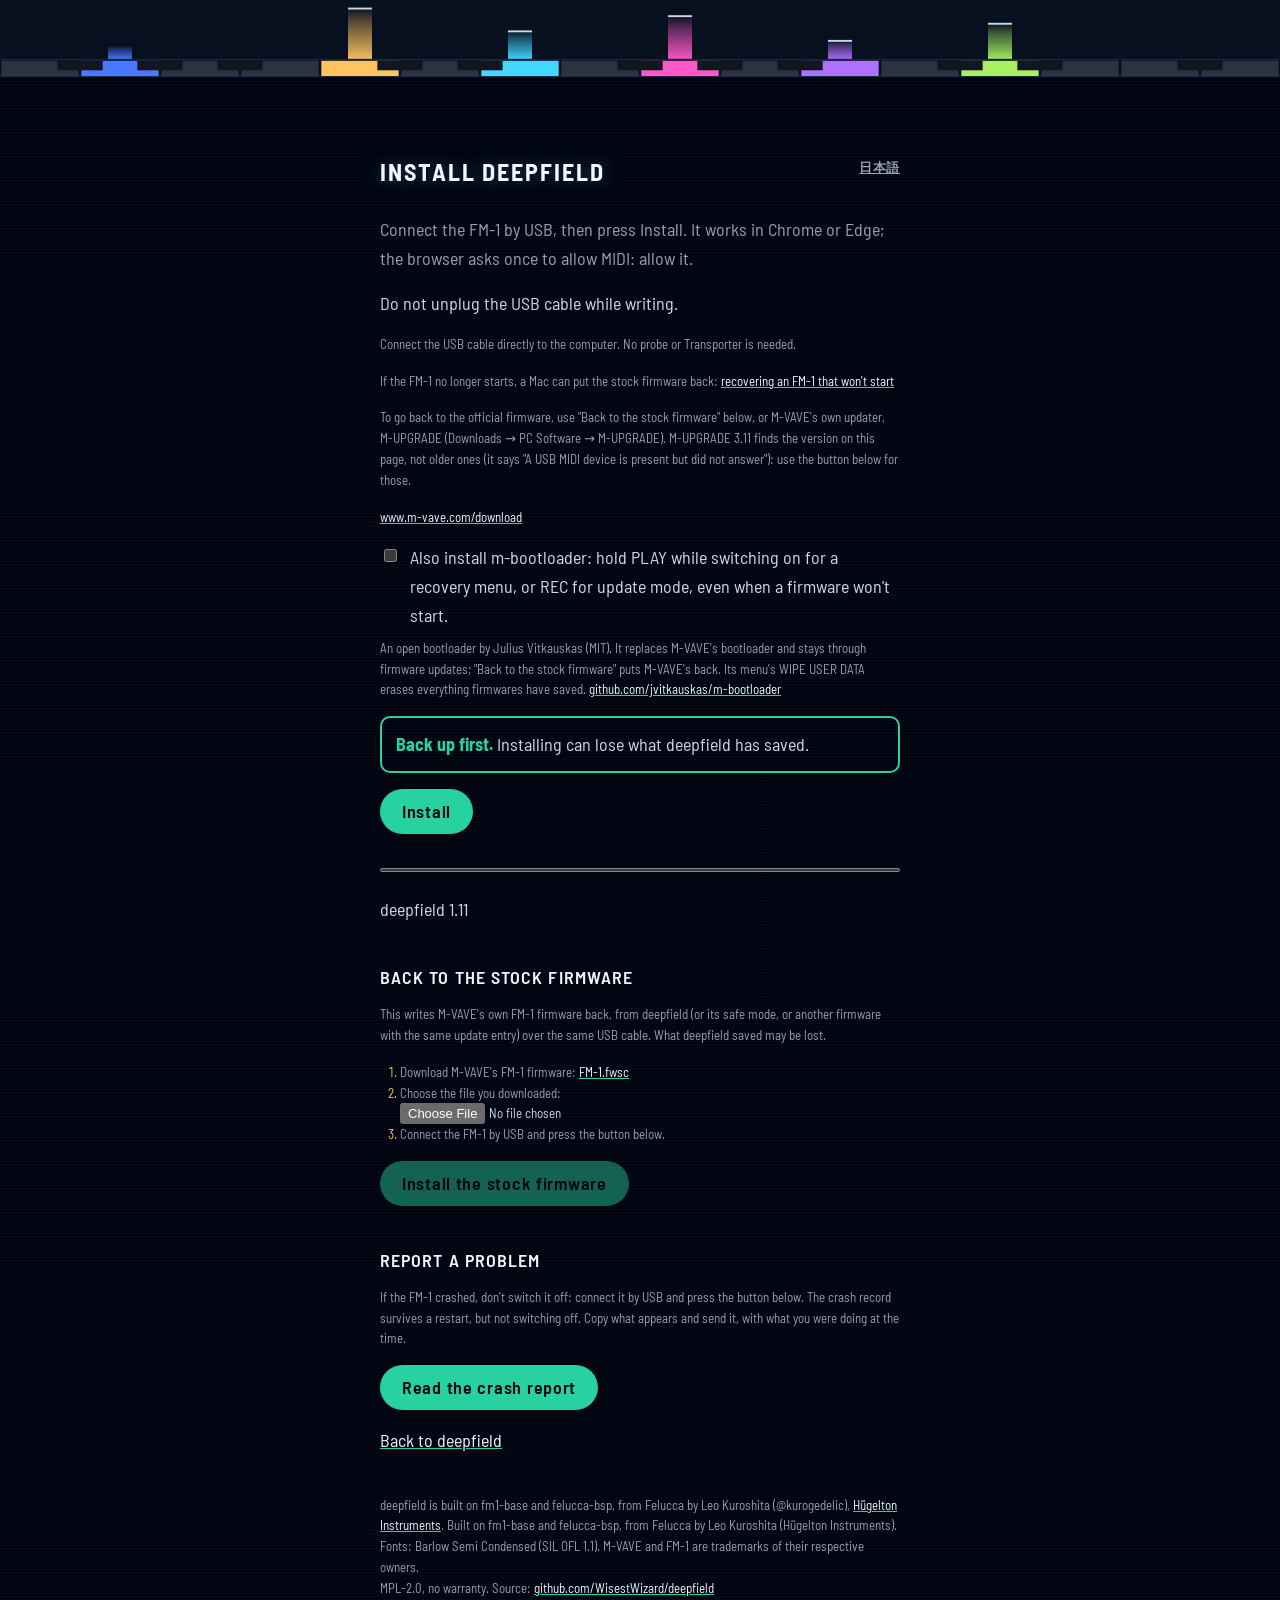
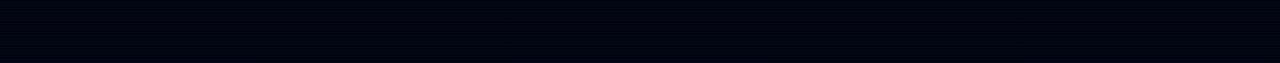
<file: install/index.html>
<!doctype html>
<!-- SPDX-License-Identifier: MPL-2.0
     Copyright (C) 2026 Charles Vestal
     Copyright (C) 2026 Leo Kuroshita (@kurogedelic), Hügelton Instruments
     A firmware's installer page: Felucca's (by way of X0X and FoMni-1), English first. tools/make_site.py fills in
     the firmware's name, source and credits ({{...}}) and inlines fm1pkg.js, fm1ota.js and the package's metadata. -->
<html lang="en">
<head>
<meta charset="utf-8">
<meta name="viewport" content="width=device-width, initial-scale=1">
<title>Install · deepfield</title>
<style>
  /* light: the coral and the dim brown darkened just enough for 4.5:1 on the cream (and white on the coral) */
  :root { --bg: #faf4e8; --fg: #48392f; --dim: #6e5c4b; --accent: #b84a1e; --on-accent: #fff; --bad: #a3271b; --focus: #1f6fd1; }
  @media (prefers-color-scheme: dark) {
    :root:not([data-theme="light"]) { --bg: #1c1814; --fg: #f2e8d8; --dim: #b3a28e; --accent: #f28a5a; --on-accent: #2a140a; --bad: #ff8a73; --focus: #79adff; }
  }
  :root[data-theme="dark"] { --bg: #1c1814; --fg: #f2e8d8; --dim: #b3a28e; --accent: #f28a5a; --on-accent: #2a140a; --bad: #ff8a73; --focus: #79adff; }
  body { margin: 0; background: var(--bg); color: var(--fg);
         font: 16px/1.6 -apple-system, BlinkMacSystemFont, "Helvetica Neue", Arial, sans-serif; }
  main { max-width: 520px; margin: 0 auto; padding: 48px 16px 0; }
  footer { max-width: 520px; margin: 0 auto; padding: 24px 16px 48px; }
  h1 { font-size: 24px; font-weight: 600; margin: 0 0 24px; }
  .lang { float: right; font-size: 13px; color: var(--dim); cursor: pointer; text-decoration: underline; background: none; padding: 4px 0; }
  p { margin: 0 0 16px; }
  button { font: inherit; background: var(--accent); color: var(--on-accent); border: 0; border-radius: 999px; padding: 8px 22px; cursor: pointer; }
  button:disabled { opacity: .45; cursor: default; }
  :focus-visible { outline: 3px solid var(--focus); outline-offset: 2px; }
  a { color: inherit; }
  #alert { color: var(--bad); font-weight: 600; margin: 0; }
  #alert:empty { display: none; }
  .sr { position: absolute; width: 1px; height: 1px; overflow: hidden; clip: rect(0 0 0 0); white-space: nowrap; }
  #status { margin-top: 16px; min-height: 1.6em; }
  .small { color: var(--dim); font-size: 13px; }
  progress { width: 100%; height: 8px; margin-top: 16px; accent-color: var(--accent); }
  pre { color: var(--dim); font-size: 12px; white-space: pre-wrap; margin-top: 16px; }
  /* the log: its own scrolling box (an install is a few thousand lines), hidden until it has some */
  #log { max-height: 15em; overflow-y: auto; overscroll-behavior: contain; padding: 8px 10px; border-radius: 6px;
         border: 1px solid color-mix(in srgb, var(--dim) 35%, transparent); }
  #log:empty { display: none; }
  #portlist { list-style: none; padding: 0; }
  #portlist li { display: flex; gap: 10px; align-items: center; margin: 0 0 6px; }
  h2 { font-size: 18px; font-weight: 600; margin: 40px 0 12px; }
  ol { margin: 0 0 16px; padding-left: 20px; }
  textarea { width: 100%; box-sizing: border-box; font: 12px/1.4 ui-monospace, Menlo, monospace; color: var(--fg);
             background: transparent; border: 1px solid var(--dim); border-radius: 6px; padding: 8px; }
  input[type=file] { font: inherit; font-size: 13px; color: var(--fg); max-width: 100%; }
  .opt { display: flex; gap: 10px; align-items: flex-start; margin: 0 0 8px; }
  .opt input { margin-top: 6px; accent-color: var(--accent); }
  .backup { border: 2px solid var(--accent); border-radius: 10px; padding: 12px 14px; margin: 0 0 16px; }
  .backup strong { color: var(--accent); }
  dialog { max-width: 440px; border: 0; border-radius: 12px; padding: 24px; background: var(--bg); color: var(--fg);
           box-shadow: 0 8px 40px rgba(0, 0, 0, .35); }
  dialog::backdrop { background: rgba(0, 0, 0, .45); }
  dialog h2 { margin: 0 0 12px; }
  dialog .row { display: flex; gap: 12px; justify-content: flex-end; margin: 24px 0 0; }
  button.plain { background: none; color: var(--fg); border: 1px solid var(--dim); }
  @media (prefers-reduced-motion: reduce) { * { transition: none !important; animation: none !important; } }
</style>
<style id="phosphor">
/* PHOSPHOR: DEEP FIELD's site in the unit's own screen. The colours are ui.c's (C_SKY ground, C_TEXT cyan, C_LABEL,
   C_RULE, C_BRIGHT, C_FX_ON teal, the body hues), the type its Barlow Semi Condensed; a strip of keys with beams
   rising heads every page. tools/site_theme.py puts this in every page of the built site, after the page's own
   styles, so it sets each page's colour variables (fm1-base's manual and front page, installer and emulator, and
   the cheat sheet) whatever the visitor's light or dark setting. */
@import url("https://fonts.googleapis.com/css2?family=Barlow+Semi+Condensed:ital,wght@0,400;0,500;0,600;0,700;1,400&display=swap");

:root, :root:not([data-theme]), :root[data-theme], :root:not([data-theme="light"]) {
  --pf-sky: #000410; --pf-band: #07101f; --pf-card: #0a1628; --pf-rule: #1a2c46; --pf-rule-hi: #2a4466;
  --pf-text: #cddae8; --pf-label: #96a0af; --pf-cyan: #78d7ff; --pf-bright: #f0f8ff; --pf-teal: #28d2a0;
  --pf-sun: #ffc460; --pf-magenta: #ff60d0; --pf-violet: #a878ff; --pf-warn: #ff9646;
  --pf-font: "Barlow Semi Condensed", "Arial Narrow", system-ui, sans-serif;
  /* fm1-base's manual and front page */
  --paper: var(--pf-sky) !important; --sheet: var(--pf-card) !important; --rule: var(--pf-rule) !important;
  --ink: var(--pf-text) !important; --muted: var(--pf-label) !important; --hot: var(--pf-sun) !important;
  --hot-t: rgba(40, 210, 160, .16) !important; --hot-ink: var(--pf-teal) !important;
  --cool: var(--pf-violet) !important; --cool-t: rgba(168, 120, 255, .12) !important;
  /* the installer */
  --bg: var(--pf-sky) !important; --fg: var(--pf-text) !important; --dim: var(--pf-label) !important;
  --accent: var(--pf-teal) !important; --on-accent: var(--pf-sky) !important; --bad: var(--pf-warn) !important;
  --focus: var(--pf-cyan) !important;
  /* the emulator and the cheat sheet */
  --ground: var(--pf-sky) !important; --card: var(--pf-card) !important; --teal: var(--pf-teal) !important;
  --cap: #0c1a33 !important; --cap-ink: var(--pf-bright) !important; --cap-rule: var(--pf-rule-hi) !important;
  --key: #e8ecf4 !important; --key-ink: var(--pf-sky) !important;
  --green: #60ffb0 !important; --orange: var(--pf-sun) !important; --red: #ff5a64 !important;
  --font: var(--pf-font) !important;
  color-scheme: dark !important;
}

html { background: var(--pf-sky); }
body {
  font-family: var(--pf-font) !important; font-size: 18px; color: var(--pf-text);
  background-color: var(--pf-sky) !important;
  background-image: repeating-linear-gradient(to bottom, rgba(120, 215, 255, .022) 0 1px, transparent 1px 3px) !important;
  padding-top: 0 !important; overflow-x: clip;
}
body::before {                           /* the keys strip with beams rising, as on the unit's BEAMS view; edge to edge
                                          * whatever the page's own padding */
  content: ""; display: block; height: 76px; margin: 0 calc(50% - 50vw) 28px;
  background: var(--pf-band) url("data:image/svg+xml,%3Csvg xmlns=%22http://www.w3.org/2000/svg%22 viewBox=%220 0 960 80%22 preserveAspectRatio=%22none%22%3E%0A%3Cdefs%3E%0A%3ClinearGradient id=%22b4%22 x1=%220%22 y1=%221%22 x2=%220%22 y2=%220%22%3E%3Cstop offset=%220%22 stop-color=%22%23ffc460%22 stop-opacity=%22.95%22/%3E%3Cstop offset=%22.7%22 stop-color=%22%23ffc460%22 stop-opacity=%22.35%22/%3E%3Cstop offset=%221%22 stop-color=%22%23ffc460%22 stop-opacity=%220%22/%3E%3C/linearGradient%3E%0A%3ClinearGradient id=%22b6%22 x1=%220%22 y1=%221%22 x2=%220%22 y2=%220%22%3E%3Cstop offset=%220%22 stop-color=%22%2340d8ff%22 stop-opacity=%22.95%22/%3E%3Cstop offset=%22.7%22 stop-color=%22%2340d8ff%22 stop-opacity=%22.35%22/%3E%3Cstop offset=%221%22 stop-color=%22%2340d8ff%22 stop-opacity=%220%22/%3E%3C/linearGradient%3E%0A%3ClinearGradient id=%22b8%22 x1=%220%22 y1=%221%22 x2=%220%22 y2=%220%22%3E%3Cstop offset=%220%22 stop-color=%22%23ff58c8%22 stop-opacity=%22.95%22/%3E%3Cstop offset=%22.7%22 stop-color=%22%23ff58c8%22 stop-opacity=%22.35%22/%3E%3Cstop offset=%221%22 stop-color=%22%23ff58c8%22 stop-opacity=%220%22/%3E%3C/linearGradient%3E%0A%3ClinearGradient id=%22b10%22 x1=%220%22 y1=%221%22 x2=%220%22 y2=%220%22%3E%3Cstop offset=%220%22 stop-color=%22%23b070ff%22 stop-opacity=%22.95%22/%3E%3Cstop offset=%22.7%22 stop-color=%22%23b070ff%22 stop-opacity=%22.35%22/%3E%3Cstop offset=%221%22 stop-color=%22%23b070ff%22 stop-opacity=%220%22/%3E%3C/linearGradient%3E%0A%3ClinearGradient id=%22b12%22 x1=%220%22 y1=%221%22 x2=%220%22 y2=%220%22%3E%3Cstop offset=%220%22 stop-color=%22%23a8f060%22 stop-opacity=%22.95%22/%3E%3Cstop offset=%22.7%22 stop-color=%22%23a8f060%22 stop-opacity=%22.35%22/%3E%3Cstop offset=%221%22 stop-color=%22%23a8f060%22 stop-opacity=%220%22/%3E%3C/linearGradient%3E%0A%3ClinearGradient id=%22b1%22 x1=%220%22 y1=%221%22 x2=%220%22 y2=%220%22%3E%3Cstop offset=%220%22 stop-color=%22%234878ff%22 stop-opacity=%22.95%22/%3E%3Cstop offset=%22.7%22 stop-color=%22%234878ff%22 stop-opacity=%22.35%22/%3E%3Cstop offset=%221%22 stop-color=%22%234878ff%22 stop-opacity=%220%22/%3E%3C/linearGradient%3E%0A%3C/defs%3E%0A%3Crect x=%221%22 y=%2264%22 width=%2258%22 height=%2216%22 fill=%22%232c3240%22/%3E%0A%3Crect x=%2261%22 y=%2264%22 width=%2258%22 height=%2216%22 fill=%22%234878ff%22/%3E%0A%3Crect x=%22121%22 y=%2264%22 width=%2258%22 height=%2216%22 fill=%22%232c3240%22/%3E%0A%3Crect x=%22181%22 y=%2264%22 width=%2258%22 height=%2216%22 fill=%22%232c3240%22/%3E%0A%3Crect x=%22241%22 y=%2264%22 width=%2258%22 height=%2216%22 fill=%22%23ffc460%22/%3E%0A%3Crect x=%22301%22 y=%2264%22 width=%2258%22 height=%2216%22 fill=%22%232c3240%22/%3E%0A%3Crect x=%22361%22 y=%2264%22 width=%2258%22 height=%2216%22 fill=%22%2340d8ff%22/%3E%0A%3Crect x=%22421%22 y=%2264%22 width=%2258%22 height=%2216%22 fill=%22%232c3240%22/%3E%0A%3Crect x=%22481%22 y=%2264%22 width=%2258%22 height=%2216%22 fill=%22%23ff58c8%22/%3E%0A%3Crect x=%22541%22 y=%2264%22 width=%2258%22 height=%2216%22 fill=%22%232c3240%22/%3E%0A%3Crect x=%22601%22 y=%2264%22 width=%2258%22 height=%2216%22 fill=%22%23b070ff%22/%3E%0A%3Crect x=%22661%22 y=%2264%22 width=%2258%22 height=%2216%22 fill=%22%232c3240%22/%3E%0A%3Crect x=%22721%22 y=%2264%22 width=%2258%22 height=%2216%22 fill=%22%23a8f060%22/%3E%0A%3Crect x=%22781%22 y=%2264%22 width=%2258%22 height=%2216%22 fill=%22%232c3240%22/%3E%0A%3Crect x=%22841%22 y=%2264%22 width=%2258%22 height=%2216%22 fill=%22%232c3240%22/%3E%0A%3Crect x=%22901%22 y=%2264%22 width=%2258%22 height=%2216%22 fill=%22%232c3240%22/%3E%0A%3Crect x=%2243%22 y=%2264%22 width=%2234%22 height=%2210%22 fill=%22%23121620%22/%3E%0A%3Crect x=%22103%22 y=%2264%22 width=%2234%22 height=%2210%22 fill=%22%23121620%22/%3E%0A%3Crect x=%22163%22 y=%2264%22 width=%2234%22 height=%2210%22 fill=%22%23121620%22/%3E%0A%3Crect x=%22283%22 y=%2264%22 width=%2234%22 height=%2210%22 fill=%22%23121620%22/%3E%0A%3Crect x=%22343%22 y=%2264%22 width=%2234%22 height=%2210%22 fill=%22%23121620%22/%3E%0A%3Crect x=%22463%22 y=%2264%22 width=%2234%22 height=%2210%22 fill=%22%23121620%22/%3E%0A%3Crect x=%22523%22 y=%2264%22 width=%2234%22 height=%2210%22 fill=%22%23121620%22/%3E%0A%3Crect x=%22583%22 y=%2264%22 width=%2234%22 height=%2210%22 fill=%22%23121620%22/%3E%0A%3Crect x=%22703%22 y=%2264%22 width=%2234%22 height=%2210%22 fill=%22%23121620%22/%3E%0A%3Crect x=%22763%22 y=%2264%22 width=%2234%22 height=%2210%22 fill=%22%23121620%22/%3E%0A%3Crect x=%22883%22 y=%2264%22 width=%2234%22 height=%2210%22 fill=%22%23121620%22/%3E%0A%3Crect x=%22261.0%22 y=%228%22 width=%2218%22 height=%2254%22 fill=%22url%28%23b4%29%22/%3E%0A%3Crect x=%22261.0%22 y=%228%22 width=%2218%22 height=%222%22 fill=%22%23f0f8ff%22 fill-opacity=%22.85%22/%3E%0A%3Crect x=%22381.0%22 y=%2232%22 width=%2218%22 height=%2230%22 fill=%22url%28%23b6%29%22/%3E%0A%3Crect x=%22381.0%22 y=%2232%22 width=%2218%22 height=%222%22 fill=%22%23f0f8ff%22 fill-opacity=%22.85%22/%3E%0A%3Crect x=%22501.0%22 y=%2216%22 width=%2218%22 height=%2246%22 fill=%22url%28%23b8%29%22/%3E%0A%3Crect x=%22501.0%22 y=%2216%22 width=%2218%22 height=%222%22 fill=%22%23f0f8ff%22 fill-opacity=%22.85%22/%3E%0A%3Crect x=%22621.0%22 y=%2242%22 width=%2218%22 height=%2220%22 fill=%22url%28%23b10%29%22/%3E%0A%3Crect x=%22621.0%22 y=%2242%22 width=%2218%22 height=%222%22 fill=%22%23f0f8ff%22 fill-opacity=%22.85%22/%3E%0A%3Crect x=%22741.0%22 y=%2224%22 width=%2218%22 height=%2238%22 fill=%22url%28%23b12%29%22/%3E%0A%3Crect x=%22741.0%22 y=%2224%22 width=%2218%22 height=%222%22 fill=%22%23f0f8ff%22 fill-opacity=%22.85%22/%3E%0A%3Crect x=%2281.0%22 y=%2248%22 width=%2218%22 height=%2214%22 fill=%22url%28%23b1%29%22/%3E%0A%3Crect x=%220%22 y=%2262%22 width=%22960%22 height=%221%22 fill=%22%231a2c46%22/%3E%0A%3C/svg%3E%0A") center bottom / 100% 100% no-repeat;
  border-bottom: 1px solid var(--pf-rule);
}
::selection { background: rgba(40, 210, 160, .35); color: var(--pf-bright); }

h1, h2, h3 { color: var(--pf-bright); font-family: var(--pf-font); }
h1 { font-weight: 700; letter-spacing: .08em; text-transform: uppercase; text-shadow: 0 0 18px rgba(120, 215, 255, .35); }
h2 { font-weight: 600; letter-spacing: .06em; text-transform: uppercase; border-top-color: var(--pf-rule-hi) !important; }
h2 .num { color: var(--pf-sun); }
h3 { font-weight: 600; letter-spacing: .03em; color: var(--pf-cyan); }
strong { color: var(--pf-bright); }
em { color: var(--pf-cyan); font-style: normal; }
a { color: var(--pf-bright); text-decoration-color: var(--pf-teal); }
a:hover { color: var(--pf-teal); background: none !important; }
li::marker { color: var(--pf-sun); }
code { background: var(--pf-card); color: var(--pf-sun); }
pre { background: var(--pf-card); border: 1px solid var(--pf-rule); }
pre code { color: var(--pf-text); }
th { color: var(--pf-cyan) !important; border-bottom-color: var(--pf-rule-hi) !important; letter-spacing: .1em; }
td { border-bottom-color: var(--pf-rule) !important; }
tr:hover td { background: rgba(120, 215, 255, .03); }
.site, main > a.home { border-bottom-color: var(--pf-rule-hi) !important; }
main > a.home { color: var(--pf-cyan) !important; letter-spacing: .16em; }
.callout { background: var(--cool-t); border-left-color: var(--pf-violet); }
details { background: var(--pf-card); border: 1px solid var(--pf-rule); }
figure.shot img { box-shadow: 0 0 0 1px var(--pf-rule-hi), 0 0 28px rgba(80, 224, 255, .14) !important; }
figcaption { color: var(--pf-label); }

/* the installer: its buttons as the unit's lit FX switch */
button { font-family: var(--pf-font); font-weight: 600; letter-spacing: .04em; }
main > h1 + p, .small { color: var(--pf-label); }
dialog { border: 1px solid var(--pf-rule-hi); }

/* the emulator's Switch on */
.start { background: rgba(0, 4, 16, .62) !important; }
.start button { background: var(--pf-teal) !important; color: var(--pf-sky) !important; }

@media (max-width: 600px) {
  body { font-size: 17px; }
  body::before { height: 56px; margin-bottom: 20px; }
}

@media print {                           /* paper, not the screen: dark ink on white, no strip */
  :root, :root:not([data-theme]), :root[data-theme], :root:not([data-theme="light"]) {
    --pf-sky: #ffffff; --pf-band: #ffffff; --pf-card: #f3f5f8; --pf-rule: #c8d0da; --pf-rule-hi: #8a96a6;
    --pf-text: #10161e; --pf-label: #4a5566; --pf-cyan: #0a5a7a; --pf-bright: #000000; --pf-teal: #0a6a52;
    --pf-sun: #8a5a00; --cap: #ffffff !important; --cap-ink: #10161e !important; --key: #ffffff !important;
    --key-ink: #10161e !important; color-scheme: light !important;
  }
  body { background: #fff !important; }
  body::before { display: none; }
  h1 { text-shadow: none; }
}
</style>
</head>
<body>
<main>
  <button type="button" class="lang" id="lang" lang="ja">日本語</button>
  <h1>Install deepfield</h1>
  <p data-t="intro">Connect the FM-1 by USB, then press Install. It works in Chrome or Edge; the browser asks once to allow MIDI: allow it.</p>
  <p data-t="warn">Do not unplug the USB cable while writing.</p>
  <p class="small" data-t="direct"></p>
  <p class="small"><span data-t="brick"></span>
    <a href="https://github.com/hugelton/felucca-bsp/tree/main/tools" data-t="bricklink">recovering an FM-1 that won't start</a></p>
  <p class="small" data-t="back"></p>
  <p class="small"><a href="https://www.m-vave.com/download" target="_blank" rel="noopener">www.m-vave.com/download<span class="sr" data-t="newtab"> (opens in a new tab)</span></a></p>
  <div id="mbootopt" hidden>
    <p class="opt"><input type="checkbox" id="mboot"><label for="mboot" data-t="mboot"></label></p>
    <p class="small"><span data-t="mbootwhy"></span>
      <a href="https://github.com/jvitkauskas/m-bootloader" target="_blank" rel="noopener">github.com/jvitkauskas/m-bootloader<span class="sr" data-t="newtab"> (opens in a new tab)</span></a></p>
  </div>
  <p class="backup"><strong data-t="bakh">Back up first.</strong> <span data-t="confirmbak"></span>
    <a class="baklink" href="../backup/" target="_blank" rel="noopener"><span data-t="backuplink"></span><span class="sr" data-t="newtab"> (opens in a new tab)</span></a></p>
  <p><button type="button" id="go" disabled data-t="install">Install</button></p>
  <label class="sr" for="bar" data-t="progress">Progress</label>
  <progress id="bar" max="100" value="0"></progress>
  <p id="status" role="status"></p>
  <p id="alert" role="alert"></p>
  <pre id="log"></pre>
  <div id="portpick" hidden>
    <h2 data-t="pickh">Is the FM-1 under another name?</h2>
    <p class="small" data-t="pickwhy"></p>
    <ul id="portlist" class="small"></ul>
    <p id="pickstatus" role="status"></p>
  </div>
  <h2 data-t="stockh">Back to the stock firmware</h2>
  <p class="small" data-t="stockwhy"></p>
  <ol class="small">
    <li><span data-t="stock1"></span> <a id="stocklink" href="https://yms-file-store.oss-cn-hongkong.aliyuncs.com/software/firmware/FM-1.fwsc">FM-1.fwsc</a></li>
    <li><label for="stockfile" data-t="stock2">Choose the file you downloaded:</label><br><input type="file" id="stockfile" accept=".fwsc"></li>
    <li data-t="stock3"></li>
  </ol>
  <p><button type="button" id="stockgo" disabled data-t="stockinstall">Install the stock firmware</button></p>
  <h2 data-t="reporth">Report a problem</h2>
  <p class="small" data-t="reportwhy"></p>
  <p><button type="button" id="reportgo" data-t="reportread">Read the crash report</button>
    <button type="button" id="reportcopy" hidden data-t="reportcopy">Copy</button></p>
  <p id="reportstatus" role="status"></p>
  <label class="sr" for="report" data-t="reportlabel">Crash report</label>
  <textarea id="report" readonly hidden rows="14"></textarea>
  <p><a href="../" data-t="manual">Back to deepfield</a></p>
</main>
<dialog id="appask" aria-labelledby="appaskh">
  <form method="dialog">
    <h2 id="appaskh"></h2>
    <div id="appaskt"></div>
    <div class="row" id="appaskrow"></div>
  </form>
</dialog>
<dialog id="confirm" aria-labelledby="confirmh">
  <form method="dialog">
    <h2 id="confirmh" data-t="confirmh"></h2>
    <p class="backup"><strong data-t="bakh">Back up first.</strong> <span data-t="confirmbak"></span>
      <a class="baklink" href="../backup/" target="_blank" rel="noopener"><span data-t="backuplink"></span><span class="sr" data-t="newtab"> (opens in a new tab)</span></a></p>
    <p class="opt"><input type="checkbox" id="bakok"><label for="bakok" data-t="bakok"></label></p>
    <p data-t="confirm1"></p>
    <p id="confirmboot" data-t="confirmboot"></p>
    <div class="row"><button type="submit" class="plain" value="cancel" data-t="confirmcancel"></button>
      <button type="submit" id="confirmgo" value="go" disabled data-t="confirmgo"></button></div>
  </form>
</dialog>
<footer>
  <p class="small">deepfield is built on fm1-base and felucca-bsp, from Felucca by Leo Kuroshita (@kurogedelic), <a href="https://hugelton.com" target="_blank" rel="noopener">Hügelton Instruments<span class="sr" data-t="newtab"> (opens in a new tab)</span></a>. Built on fm1-base and felucca-bsp, from Felucca by Leo Kuroshita (Hügelton Instruments).<br>
    Fonts: Barlow Semi Condensed (SIL OFL 1.1). M-VAVE and FM-1 are trademarks of their respective owners.<br>
    <span data-t="license"></span> <a href="https://github.com/WisestWizard/deepfield" target="_blank" rel="noopener">github.com/WisestWizard/deepfield<span class="sr" data-t="newtab"> (opens in a new tab)</span></a></p>
</footer>
<script type="module">
// SPDX-License-Identifier: MPL-2.0
// Copyright (C) 2026 Charles Vestal
// Copyright (C) 2026 Chris Farrell (the FM-1's usual port names, and other ports asked only once allowed: from
//   fm-static, github.com/seajaysec/fm-static, by his permission under MPL-2.0: seajaysec/fm-static#1)
//
// Finding FM-1s on Web MIDI, one copy for every page: fm1-base's installer (through fm1ota.js) and backup page, and
// the FM-1 Screen Reader's page (fm1-reader web/reader.js). fm1-reader keeps a copy of this file, made and checked by
// its tools/sync_announce.sh: change it here.
//
// A port is asked who it is in one of two ways:
//  - The screen reader's HELLO (fm1-reader PROTOCOL.md): F0 7D 53 52 01 01 F7. 7D is the ID for non-commercial use,
//    which other gear ignores, so a HELLO goes to every port, ASK_TRIES times while the port stays plugged in. Every
//    firmware on fm1-base answers it (device/announce.c) with its name and the link to its words file, whatever its
//    port is called. M-VAVE's firmware and the update loader don't.
//  - The update protocol's identity query (fm1ota.js handshake): M-VAVE's own SysEx, which the stock firmware and the
//    loader answer too. It goes only to an askable port: one with a usual name (PORT_NAMES), one the user picked, or
//    one that answered a HELLO.
// A HELLO answer is told from the HELLO itself by the name in it: a loopback (macOS's IAC bus, a DAW's MIDI through)
// sends the HELLO back as it went out, with no name.

// port names asked without being picked (any case, part of the name). "FM1": the Open firmware's "FM1 Community"
// The FM-1 firmwares of the family name their own port after themselves (an FM-1 running one shows as that name alone):
// "optimist", "sloop", "melodee", "loom-8" / "loom8", as tools/fm1ports.py asks them too.
const PORT_NAMES = ["fm-1", "fm1", "felucca", "ota", "composite", "sinco", "usb-midi", "optimist", "sloop", "melodee", "loom-8", "loom8"];
function usualName(name, names = PORT_NAMES) {
  const n = (name || "").toLowerCase();
  return names.some((p) => n.includes(p));
}

const livePorts = (map) => [...map.values()].filter((p) => p.state !== "disconnected");

// an input's output: the one with its name; else the only one with its name but for a number at the end (Windows
// numbers each port); else the only output there is. null: none
function outputFor(access, input) {
  const outs = livePorts(access.outputs);
  const bare = (s) => (s || "").replace(/\s+\d+$/, "");
  const same = outs.filter((o) => bare(o.name) === bare(input.name));
  return outs.find((o) => o.name === input.name) || (same.length === 1 ? same[0] : null) ||
    (outs.length === 1 ? outs[0] : null);
}

// every plugged-in input that has an output: [{ name, input, output }]
function pairs(access) {
  return livePorts(access.inputs).map((input) => ({ name: input.name || "", input, output: outputFor(access, input) }))
    .filter((p) => p.output);
}

// ---------------------------------------------------------------- the screen reader's HELLO (fm1-reader PROTOCOL.md)
const SR = [0x7D, 0x53, 0x52];
const SR_HELLO = 1, SR_BYE = 2, SR_WHERE = 3, SR_SAY = 16, SR_VER = 1;
const ASK_TRIES = 3;
const srFrame = (cmd, ...args) => [0xF0, ...SR, cmd, ...args, 0xF7];
const isSr = (d) => !!d && d[0] === 0xF0 && d[1] === SR[0] && d[2] === SR[1] && d[3] === SR[2];

// a HELLO answer -> { name, words } (words: the https link to its words file, or ""), or null when it is none: a
// HELLO sent back by a loopback has no name
function srHello(d) {
  if (!isSr(d) || d[4] !== SR_HELLO || d[d.length - 1] !== 0xF7) return null;
  const [name = "", words = ""] = String.fromCharCode(...Array.from(d.slice(6, d.length - 1)).filter((b) => b < 128))
    .split("\0");
  if (!name) return null;
  return { name, words: /^https:\/\/[^\s"']+\.json$/.test(words) ? words : "" };
}

// which outputs a HELLO goes to now: every output ASK_TRIES times after it appears, then only the ones that answered
// (a reader keeps those listening). Other gear on the computer gets three short SysEx it ignores, not one every two
// seconds. forget(id) when a port is unplugged or lost: it is asked again
class Asking {
  constructor(tries = ASK_TRIES) { this.tries = tries; this.n = new Map(); }
  due(output, answered = false) {
    const k = this.n.get(output.id) || 0;
    if (!answered && k >= this.tries) return false;
    this.n.set(output.id, k + 1);
    return true;
  }
  forget(id) { this.n.delete(id); }
  clear() { this.n.clear(); }
}

// one search: the port pairs that answer a HELLO -> [{ name, firmware, words, input, output }] (firmware: the name
// and version it gives, e.g. "X0X 1.1"). Asks up to `tries` times, `ms` apart, stopping when every port has answered;
// skip(name): ports not to ask. No BYE after it: a device stops by itself 5 s after the last HELLO, and a BYE would
// also stop a reader page that is listening to it
async function askAll(access, { ms = 500, tries = ASK_TRIES, skip = () => false } = {}) {
  const ps = pairs(access).filter((p) => !skip(p.name));
  const got = new Map();
  const ears = ps.map((p) => [p, (e) => {
    const h = srHello(e.data);
    if (h && !got.has(p.input)) got.set(p.input, { name: p.name, firmware: h.name, words: h.words, input: p.input, output: p.output });
  }]);
  for (const [p, f] of ears) {
    try { await p.input.open(); } catch (_) { /* taken: it answers nothing */ }
    p.input.addEventListener("midimessage", f);
  }
  try {
    for (let t = 0; t < tries && got.size < ps.length; t++) {
      const sent = new Set();
      for (const p of ps) {
        if (got.has(p.input) || sent.has(p.output)) continue;
        sent.add(p.output);
        try { p.output.send(srFrame(SR_HELLO, SR_VER)); } catch (_) { /* unplugged */ }
      }
      await new Promise((r) => setTimeout(r, ms));
    }
  } finally {
    for (const [p, f] of ears) p.input.removeEventListener("midimessage", f);
  }
  return [...got.values()];
}

// SPDX-License-Identifier: MPL-2.0
// Copyright (C) 2026 Charles Vestal
// Copyright (C) 2026 Leo Kuroshita (@kurogedelic), Hügelton Instruments
// Copyright (C) 2026 Chris Farrell (checkUfw: from fm-static, github.com/seajaysec/fm-static, MPL-2.0 by his permission, seajaysec/fm-static#1)
//
// FM-1 .fwsc packages in the browser: the package identity and the image the
// device reads during an update.

const BLOCKS = 20, BLK = 0x30, KEEP = 0x2F;

// the package identity ("FM-1_904"): one marker byte after each of the first 20 blocks
function productOf(fwsc) {
  if (fwsc.length < BLOCKS * BLK) throw new Error("not an FM-1 package (too short)");
  let s = "";
  for (let i = 0; i < BLOCKS; i++) {
    const m = fwsc[i * BLK + KEEP];
    if (m !== 0x7D) s += String.fromCharCode((m - i - 1) & 0xFF);
  }
  return s;
}

// the image the device addresses during an update: the .fwsc without the 20 marker bytes
function logicalImage(fwsc) {
  const out = new Uint8Array(fwsc.length - BLOCKS);
  for (let i = 0; i < BLOCKS; i++) out.set(fwsc.subarray(i * BLK, i * BLK + KEEP), i * KEEP);
  out.set(fwsc.subarray(BLOCKS * BLK), BLOCKS * KEEP);
  return out;
}

const T16 = new Uint16Array(256);
for (let i = 0; i < 256; i++) {
  let c = i << 8;
  for (let k = 0; k < 8; k++) c = c & 0x8000 ? (c << 1) ^ 0x1021 : c << 1;
  T16[i] = c & 0xFFFF;
}
const crc16 = (d) => { let c = 0; for (let i = 0; i < d.length; i++) c = ((c << 8) & 0xFFFF) ^ T16[((c >> 8) ^ d[i]) & 0xFF]; return c; };
const ufwDec = (b, n) => { for (let i = 0, k = 0xFFFF; i < n; i++) { b[i] ^= k & 0xFF; k = ((k << 1) ^ (k & 0x8000 ? 0x1021 : 0)) & 0xFFFF; } return b; };

// the part types whose CRC is crc16 of the part's bytes as stored (bsp/tools/fm1pkg.py ufw() writes types 0 flash.bin
// and 100 ota.bin so; M-VAVE's V15 stock file has 2 info.log, empty, and 255 tail.bin so too). M-VAVE's other parts
// (50 USR, 52 isd_config.ini, 161 blimit.bin, 251 script.ver) carry a CRC that is not crc16 of the stored bytes, nor of
// them deciphered, padded to the entry's size or 512, or seeded 0xFFFF (measured on V15); its scheme is unknown, and
// the FM-1's loader (bsp chip/ota.c ota_ufw) reads only types 0 and 100 from the list, so those parts are only
// required to lie inside the image
const CHECKED_TYPES = new Set([0, 2, 100, 255]);

// a damaged or wrong file, caught before anything is sent: the UFW header's CRC, its entry list's, and each part's
// (bsp/tools/fm1pkg.py ufw() writes them), for the part types in CHECKED_TYPES; every other part must lie inside
// the image. Throws an Error saying which; returns nothing when all match
function checkUfw(image) {
  const rd16 = (b, o) => b[o] | (b[o + 1] << 8);
  const rd32 = (b, o) => (b[o] | (b[o + 1] << 8) | (b[o + 2] << 16) | (b[o + 3] << 24)) >>> 0;
  if (image.length < 0x40) throw new Error("not an FM-1 package (too short)");
  const h = ufwDec(image.slice(0, 0x40), 0x40);
  if (crc16(h.subarray(2, 0x40)) !== rd16(h, 0)) throw new Error("not an FM-1 package (header checksum)");
  const n = rd16(h, 8), end = 0x40 + n * 0x50;
  if (!n || end > image.length || crc16(image.subarray(0x40, end)) !== rd16(h, 2)) throw new Error("the package's list of parts is damaged");
  for (let i = 0; i < n; i++) {
    const e = ufwDec(image.slice(0x40 + i * 0x50, 0x90 + i * 0x50), 0x50);
    const off = rd32(e, 8), len = rd32(e, 12);
    const type = rd16(e, 0);
    if (off + len > image.length) throw new Error(`the package is damaged (part ${type} outside the file)`);
    if (CHECKED_TYPES.has(type) && crc16(image.subarray(off, off + len)) !== rd16(e, 4))
      throw new Error(`the package is damaged (part ${type} checksum)`);
  }
}

// the UFW entries of a logical image, by type (0 flash.bin, 100 ota.bin): {off, len}. The header and the
// entry list are ciphered with key 0xFFFF (felucca-bsp chip/ota.c ota_jl_enc); the CRCs are not checked here
function ufwEntries(image) {
  const dec = (off, n) => ufwDec(image.slice(off, off + n), n);
  const rd16 = (b, o) => b[o] | (b[o + 1] << 8);
  const rd32 = (b, o) => (b[o] | (b[o + 1] << 8) | (b[o + 2] << 16) | (b[o + 3] << 24)) >>> 0;
  const out = {};
  const n = Math.min(rd16(dec(0, 0x40), 8), 11);
  for (let i = 0; i < n; i++) {
    const e = dec(0x40 + i * 0x50, 0x50);
    out[rd16(e, 0)] = { off: rd32(e, 8), len: rd32(e, 12) };
  }
  return out;
}

// M-VAVE's stock files (the .fwsc as downloaded) whose SHA-256 is pinned, by the product they carry (V15 and V16, as felucca-bsp's tools/fm1_rescue.py pins them). A file that says it is
// one of these must be that very file, byte for byte: the digest covers every file in it, the loader and the layout, so
// nothing else needs parsing. Other versions of M-VAVE's firmware are not pinned (checkUfw and the FM-1 itself check them)
const STOCK_FILES = {
  "FM-1_015": { size: 699956, sha256: "db1642b2b6fa5c2cccb11ffd13878068bb28601678d3644049f99dc40e7edb8a" },   // V15
  "FM-1_016": { size: 718196, sha256: "d017fb65e70aca97ee29d944470c3515a74581df5c0576bf70de917c7b2b61d5" },   // V16 (felucca-bsp tools/fm1_rescue.py's STOCK)
};

async function sha256hex(bytes) {
  const d = await crypto.subtle.digest("SHA-256", bytes);
  return [...new Uint8Array(d)].map((x) => x.toString(16).padStart(2, "0")).join("");
}

// a stock file by its checksum: true when its product is pinned and the size and SHA-256 are the pinned ones, false when
// the product has no pinned checksum; throws an Error (code "modified") when it is pinned and the file differs
function stockChecksum(product, size, sha256) {
  const pin = STOCK_FILES[product];
  if (!pin) return false;
  if (size !== pin.size || sha256 !== pin.sha256) {
    const e = new Error(`the file says it is ${product} but it is not M-VAVE's file (size or SHA-256 differs)`);
    e.code = "modified";
    throw e;
  }
  return true;
}

// SPDX-License-Identifier: MPL-2.0
// Copyright (C) 2026 Charles Vestal
// Copyright (C) 2026 Leo Kuroshita (@kurogedelic), Hügelton Instruments
// Copyright (C) 2026 Chris Farrell (finding the FM-1 under any port name, M-VAVE's Open firmware's identities, resume's
//   return check: from fm-static, github.com/seajaysec/fm-static, by his permission under MPL-2.0:
//   seajaysec/fm-static#1)
//
// The FM-1 USB-MIDI update protocol (M-UPGRADE compatible) over WebMIDI. Ports are found with fm1ports.js.
// Step 1: the running firmware reads parts of the package and stages the update
// loader. Step 2: the loader reads the whole image and writes it. In both steps
// the device sends cmd 0x30 read requests on the logical image and we answer.
// Step 2 is the fast install when the loader can (felucca-bsp loader/ldr_core.c, LDR_FAST_CHUNK): before the upgrade
// command we say cmd 0x31 [1, 4096]; a loader that answers it within 0.5 s reads a table of flash.bin's 4 KiB sectors
// (CRC16, CRC-32) at 0xD0000000 + flash.bin's offset, checks it against the package before anything is erased, and asks
// only for the sectors that differ, 4 KiB at a time (a cut-off install resumes: what was written is skipped); it says
// how far it compared with cmd 0x32 [sectors compared, all]. A loader that says nothing gets the classic protocol,
// unchanged; a package without a Felucca loader (M-VAVE's firmware: M-VAVE's loader) never hears the hello.


const HS_QUERY = [0xF0, 0x00, 0x32, 0x45, 0x00, 0x00, 0x00, 0x40, 0x7F, 0xF7];
// the handshake with the one-byte body 01 (00 59 11, length 1, 01, checksum FE): a firmware on felucca-bsp's chip/ota.c
// answers HS_QUERY with its name, '_' and three digits only ("FM-1_601": M-UPGRADE 3.11 refuses more) and this one with
// its whole identity ("FM-1_6010000"). M-VAVE's firmware, the update loaders and older builds don't answer it.
// (PERF-1's scheme: its installers and ours ask the same way)
const HS_FULL = [0xF0, 0x00, 0x32, 0x45, 0x08, 0x00, 0x00, 0x40, 0x00, 0x7E, 0x01, 0xF7];
const UPGRADE = [0xF0, 0x22, 0x24, 0x35, 0x7F, 0xF7];
const MAXDATA = 512;
const FAST_CMD = 0x31, CHECK_CMD = 0x32, FAST_CHUNK = 4096, TABLE = 0xD0000000, TABLE_END = 0xE0000000;
const LOADER_MARK = [..."FELUCCA-LOADER-1"].map((c) => c.charCodeAt(0));
const sleep = (ms) => new Promise((r) => setTimeout(r, ms));
const IS_OTA = (id) => /^ota-/i.test(id.model);

// an FM-1 paired over Bluetooth MIDI shows a port named "... Bluetooth" beside its USB one: it never answers an update
// (and a Mac lists the paired one first), so no port with that word is asked, picked, listed or tried
const IS_BLUETOOTH = (name) => /bluetooth/i.test(name || "");

// M-VAVE's FM1 Open firmware (V10, 2026-10): its updater takes only a package it has been told about
// first (cmd 49 reads its state, cmd 50 arms it with the image length and the package's SHA-256); then
// the update runs as usual. Only M-VAVE's own FM-1 firmware is installed over it: its loader rewrites the
// whole flash, boot head included, which returns the FM-1 to stock.
const OPEN_RE = /^FM1_(OFFICIAL_OPEN|COMMUNITY_\d+)$/;
// M-VAVE's own Open firmware reports "FM-1_80000" and two digits (V14: FM-1_8000014; M-VAVE's Workbench treats it as
// open too); its update loader names itself "ota-FM1C_" and a build id in hex, not digits
const MVAVE_OPEN_RE = /^FM-1_80000\d\d$/;
const OPEN_LOADER_RE = /^ota-FM1C_[0-9a-f]+$/;
// The ports asked (fm1ports.js): a usual name (PORT_NAMES), a port the page allows (allow), one that appears during an
// update (see watch), or one that answers the screen reader's HELLO (answering: every fm1-base firmware does)
// M-VAVE's FM-1 firmware, any version: "FM-1_0" and two digits ("FM-1_016"; fm1-base's dev builds are
// "FM-1_x00", its releases longer; m-bootloader's installer is FM-1_099). Whether a package is safe to write is the device's to check
// (felucca-bsp chip/ota.c: a well-made writer, a bootable boot area), not a list of known files
const IS_STOCK = (product) => /^FM-1_0\d\d$/.test(product) && product !== "FM-1_099";

// the update loader of M-VAVE's own firmware: the stock one ("ota-FM-1_0" and two digits) and the Open firmware's (OPEN_LOADER_RE).
// Their layout of the image may differ from the one this package was made for, so a device found waiting in one of them is
// written only a package of M-VAVE's own firmware (IS_STOCK: the return to the stock firmware), never another firmware's
const IS_MVAVE_LOADER = (id) => /^ota-FM-1_0\d\d$/i.test(id.text) || OPEN_LOADER_RE.test(id.text);

// errors carry a code the pages translate: notfound, model, stopped, noloader, lost, noreturn,
// mismatch (detail: the identity the device reports), badreq, foreign (detail: the loader's identity)
function fail(code, msg, detail = "") { const e = new Error(msg); e.code = code; e.detail = detail; return e; }

function pack7(data) {
  const out = []; let acc = 0, nb = 0;
  for (const b of data) {
    acc |= b << nb; nb += 8;
    while (nb >= 7) { out.push(acc & 0x7F); acc >>>= 7; nb -= 7; }
  }
  if (nb) out.push(acc & 0x7F);
  return out;
}

function unpack7(s) {
  const out = []; let acc = 0, nb = 0;
  for (const b of s) {
    acc |= (b & 0x7F) << nb; nb += 7;
    while (nb >= 8) { out.push(acc & 0xFF); acc >>>= 8; nb -= 8; }
  }
  return out;
}

function response(addr, data, fl = 0) {
  const len = data.length;
  const body = [0x00, 0x59, 0x30, (len + 8) & 0xFF, ((len + 8) >> 8) & 0xFF, 0, fl,
    addr & 0xFF, (addr >>> 8) & 0xFF, (addr >>> 16) & 0xFF, (addr >>> 24) & 0xFF,
    len & 0xFF, (len >> 8) & 0xFF, 0, ...data];
  let s = 0;
  for (let i = 6; i < body.length; i++) s += body[i];
  body.push(~s & 0xFF);
  return [0xF0, ...pack7(body), 0xF7];
}

function parseRequest(pkt) {
  if (pkt[0] !== 0xF0 || pkt[pkt.length - 1] !== 0xF7) return null;
  const u = unpack7(pkt.slice(1, -1));
  if (u.length !== 15 || u[0] !== 0 || u[1] !== 0x59 || u[2] !== 0x30) return null;
  let s = 0;
  for (let i = 6; i < 14; i++) s += u[i];
  if ((~s & 0xFF) !== u[14]) return null;
  return { fl: u[6], addr: (u[7] | (u[8] << 8) | (u[9] << 16) | (u[10] << 24)) >>> 0, len: u[11] | (u[12] << 8) | (u[13] << 16) };
}

function parseIdentity(pkt) {
  const d = unpack7(pkt.slice(1, -1));
  if (d.length !== 34 || d[0] !== 0 || d[1] !== 0x59 || d[2] !== 0x11) return null;
  const z = d.indexOf(0, 6);                     // the text up to its first zero (bytes after it may carry data)
  const txt = String.fromCharCode(...d.slice(6, z < 0 || z > 33 ? 33 : z));
  if (OPEN_RE.test(txt)) return { text: txt, model: "FM-1", version: 0, open: true };
  if (OPEN_LOADER_RE.test(txt)) return { text: txt, model: "ota-FM1C", version: 0, open: true };
  const m = /^([^_]+)_(\d+)$/.exec(txt);
  if (!m) return null;
  return { text: txt, model: m[1], version: parseInt(m[2], 10), ...(MVAVE_OPEN_RE.test(txt) ? { open: true } : {}) };
}

// the resource region (device/res.c; fm1.toml resources): NAME-res.bin, written after an update as a restore is
// (web/backup): RES_REQ with the payload's length and CRC-32, then the FM-1's reads (the payload's offsets) until it
// reads RES_OK, or RES_FAIL | its code. After Melodee's web/fm1res.js and its installer step (Kerem Kilic, Ellic
// Studio; used in fm1-base under MPL-2.0 with permission)
const RES_REQ = 0x44, RES_MAGIC = 0x31534552, RES_HEAD = 32, RES_OK = 0xC0000000, RES_FAIL = 0xCF000000;
const CRC32_T = (() => {
  const t = new Uint32Array(256);
  for (let n = 0; n < 256; n++) { let c = n; for (let k = 0; k < 8; k++) c = c & 1 ? 0xEDB88320 ^ (c >>> 1) : c >>> 1; t[n] = c >>> 0; }
  return t;
})();
function crc32(d) {                                // zlib's
  let c = 0xFFFFFFFF;
  for (let i = 0; i < d.length; i++) c = CRC32_T[(c ^ d[i]) & 0xFF] ^ (c >>> 8);
  return (c ^ 0xFFFFFFFF) >>> 0;
}
const rd32 = (b, o) => (b[o] | b[o + 1] << 8 | b[o + 2] << 16 | b[o + 3] << 24) >>> 0;
const le32 = (v) => [v & 0xFF, (v >>> 8) & 0xFF, (v >>> 16) & 0xFF, (v >>> 24) & 0xFF];
// a NAME-res.bin, its header checked (magic, the header's CRC, the payload's length and CRC) -> {payload, crc};
// throws (code "resbad") on anything else (tools/fm1_resources.py payload_of)
function resPayload(region) {
  const bad = () => fail("resbad", "not a resource file, or a damaged one");
  if (region.length < RES_HEAD || rd32(region, 0) !== RES_MAGIC || rd32(region, 28) !== crc32(region.subarray(0, 28))) throw bad();
  const len = rd32(region, 4), crc = rd32(region, 8), payload = region.subarray(RES_HEAD, RES_HEAD + len);
  if (payload.length !== len || crc32(payload) !== crc) throw bad();
  return { payload, crc };
}

// one MIDI in/out pair with a SysEx queue
class Link {
  constructor(input, output) {
    this.input = input; this.output = output; this.q = []; this.waiter = null;
    input.onmidimessage = (ev) => {
      if (ev.data[0] !== 0xF0) return;
      this.q.push(Array.from(ev.data));
      if (this.waiter) { const w = this.waiter; this.waiter = null; w(); }
    };
  }
  get lost() { return this.input.state === "disconnected" || this.output.state === "disconnected"; }
  // false when the port is gone (unplugged): WebMIDI throws on a disconnected output
  send(bytes) {
    try { this.output.send(bytes); return true; } catch (_) { return false; }
  }
  drain() { this.q.length = 0; }
  async read(ms) {
    if (!this.q.length) {
      let tm;
      await Promise.race([new Promise((r) => { this.waiter = r; }), new Promise((r) => { tm = setTimeout(r, ms); })]);
      clearTimeout(tm);
      this.waiter = null;
    }
    return this.q.shift() || null;
  }
  close() { this.input.onmidimessage = null; }
}

// send a handshake -> the identity answered, null (no answer in ms), false (the send failed)
async function ask(link, query, ms) {
  if (!link.send(query)) return false;
  const end = Date.now() + ms;
  while (Date.now() < end) {
    const p = await link.read(end - Date.now());
    if (!p) break;
    const id = parseIdentity(p);
    if (id) return id;
  }
  return null;
}

// the identity: HS_QUERY, then HS_FULL when the answer is NAME_ and three digits (a firmware on chip/ota.c tells its
// whole identity so); the plain answer when nothing answers HS_FULL (M-VAVE's, an older build)
async function handshake(link, tries = 3) {
  link.drain();
  for (let t = 0; t < tries; t++) {
    const id = await ask(link, HS_QUERY, 1000);
    if (id === false) return null;
    if (id === null) continue;
    if (IS_OTA(id) || !/^[^_]+_\d{3}$/.test(id.text)) return id;
    const full = await ask(link, HS_FULL, 600);
    return full && full.model === id.model && full.text.startsWith(id.text) ? full : id;
  }
  return null;
}

function frame(cmd, payload = []) {
  let s = 0;
  for (const b of payload) s += b;
  return [0xF0, ...pack7([0x00, 0x59, cmd, payload.length & 0xFF, payload.length >> 8, 0, ...payload, ~s & 0xFF]), 0xF7];
}

const FAST_HELLO = frame(FAST_CMD, [1, FAST_CHUNK & 0xFF, FAST_CHUNK >> 8]);

// any frame in the update protocol's framing, its checksum checked -> {cmd, body}, or null
function parseFrame(pkt) {
  if (pkt[0] !== 0xF0 || pkt[pkt.length - 1] !== 0xF7) return null;
  const u = unpack7(pkt.slice(1, -1));
  if (u.length < 7 || u[0] !== 0 || u[1] !== 0x59) return null;
  const n = u[3] | (u[4] << 8) | (u[5] << 16);
  if (u.length !== 7 + n) return null;
  let s = 0;
  for (let i = 6; i < 6 + n; i++) s += u[i];
  return (~s & 0xFF) === u[6 + n] ? { cmd: u[2], body: u.slice(6, 6 + n) } : null;
}

// the UFW's CRC16 (XMODEM: poly 0x1021, init 0), as felucca-bsp chip/ota.c ota_crc16
const UFW_CRC16_T = (() => {
  const t = new Uint16Array(256);
  for (let n = 0; n < 256; n++) { let c = n << 8; for (let k = 0; k < 8; k++) c = c & 0x8000 ? (c << 1) ^ 0x1021 : c << 1; t[n] = c & 0xFFFF; }
  return t;
})();
function ufwCrc16(d, c = 0) {   // (not crc16: fm1pkg.js has one, and the installer page inlines both)
  for (let i = 0; i < d.length; i++) c = (UFW_CRC16_T[((c >> 8) ^ d[i]) & 0xFF] ^ (c << 8)) & 0xFFFF;
  return c;
}

// the fast install's table: n entries, one per 4 KiB sector of the image from off: [CRC16, CRC-32] little-endian
function sectorTable(image, off, n) {
  const t = [];
  for (let k = 0; k < n; k++) {
    const sec = image.subarray(off + k * FAST_CHUNK, off + (k + 1) * FAST_CHUNK), c = ufwCrc16(sec);
    t.push(c & 0xFF, c >> 8, ...le32(crc32(sec)));
  }
  return t;
}

// the package brings a Felucca update loader (its marker): only that loader hears the fast install's hello
function hasLoader(image) {
  outer: for (let i = image.indexOf(LOADER_MARK[0]); i >= 0 && i + LOADER_MARK.length <= image.length;
    i = image.indexOf(LOADER_MARK[0], i + 1)) {
    for (let k = 1; k < LOADER_MARK.length; k++) if (image[i + k] !== LOADER_MARK[k]) continue outer;
    return true;
  }
  return false;
}

// the fast install's word: true when the loader answers it within 0.5 s (it holds for the next session); an older
// loader, or one still in a fast session it kept (it asks 4 KiB all the same: serve takes them), says nothing
async function fastHello(link) {
  link.drain();
  if (!link.send(FAST_HELLO)) return false;
  const end = Date.now() + 500;
  while (Date.now() < end) {
    const p = await link.read(end - Date.now());
    if (!p) break;
    const f = parseFrame(p);
    if (f && f.cmd === FAST_CMD && f.body.length === 3 && f.body[0] === 1 && (f.body[1] | (f.body[2] << 8)) >= FAST_CHUNK) return true;
  }
  return false;
}

// send a command -> the payload of its reply, or null
async function query(link, cmd, payload = []) {
  link.drain();
  if (!link.send(frame(cmd, payload))) return null;
  const end = Date.now() + 1500;
  while (Date.now() < end) {
    const p = await link.read(end - Date.now());
    if (!p) break;
    if (p[0] !== 0xF0 || p[p.length - 1] !== 0xF7) continue;
    const u = unpack7(p.slice(1, -1));
    if (u.length < 7 || u[0] !== 0 || u[1] !== 0x59 || u[2] !== cmd) continue;
    let s = 0;
    for (let i = 6; i < u.length; i++) s += u[i];
    if ((s & 0xFF) === 0xFF) return u.slice(6, 6 + (u[3] | (u[4] << 8)));
  }
  return null;
}

class Updater {
  constructor(access, log) {
    this.access = access;
    this.log = log || (() => {});
    this.names = PORT_NAMES.slice();        // the usual names (setNames adds the user's own)
    this.allowed = new Set();               // ports the user picked although their names are none of the usual ones
    this.baseline = null;                   // the ports when an update started (watch)
    this.answered = new Set();              // ports found by answering() (a page may remember them, as the user's picks)
    this.classic = false;                   // never the fast install (write)
    this.pause = 10;                        // ms before each answer of the classic protocol (tests: 0)
  }

  setNames(list) { this.names = [...PORT_NAMES, ...list.map((x) => String(x).trim().toLowerCase()).filter(Boolean)]; }
  allow(name) { this.allowed.add(name); }
  usual(name) { return usualName(name, this.names); }

  // the port names now: an FM-1 restarting into its update loader and back can come back under another name (the loader
  // has another USB id, and macOS names a port from its own cache, by USB id and socket). Until unwatch(), a port that
  // was not there now is asked too
  watch() { this.baseline = new Set(livePorts(this.access.inputs).map((i) => i.name || "")); }
  unwatch() { this.baseline = null; }

  // the port names that have an input and an output, whatever they are called (for a list to pick from)
  ports() { return [...new Set(pairs(this.access).map((p) => p.name))].filter((n) => !IS_BLUETOOTH(n)); }

  // never probe other gear: a usual name, a port the user allowed or that answered a HELLO, or one that appeared during
  // an update; never a Bluetooth MIDI port
  askable(name) { return !IS_BLUETOOTH(name) && (this.usual(name) || this.allowed.has(name) || (!!this.baseline && !this.baseline.has(name || ""))); }

  // FM-1s on ports of any name: the ones that answer the screen reader's HELLO (fm1ports.js askAll; every fm1-base
  // firmware does), allowed from then on -> their port names (also kept in this.answered)
  async answering() {
    const got = await askAll(this.access, { skip: (n) => this.askable(n) || IS_BLUETOOTH(n) });
    for (const g of got) { this.allow(g.name); this.answered.add(g.name); }
    return got.map((g) => g.name);
  }

  // find(), and when nothing answers on the ports asked, again after asking the others for a HELLO
  async findAny(filter) {
    return (await this.find(filter)) || ((await this.answering()).length ? await this.find(filter) : null);
  }

  // ask one port who it is (allowing it): -> its identity, or null
  async probe(name) {
    this.allow(name);
    const dev = await this.find(null, name);
    if (!dev) return null;
    dev.link.close();
    return dev.id;
  }

  // every in/out pair with the same port name that answers the handshake (only: the port called only)
  async find(filter, only) {
    for (const input of livePorts(this.access.inputs)) {
      if (IS_BLUETOOTH(input.name) || (only != null ? input.name !== only : !this.askable(input.name))) continue;
      const output = outputFor(this.access, input);
      if (!output) continue;
      try { await input.open(); await output.open(); } catch (_) { continue; }
      const link = new Link(input, output);
      const id = await handshake(link, 2);
      if (id && (!filter || filter(id))) return { link, id, name: input.name };
      link.close();
    }
    return null;
  }

  async waitFor(filter, ms) {
    const end = Date.now() + ms;
    while (Date.now() < end) {
      const dev = await this.find(filter);
      if (dev) return dev;
      await sleep(1000);
    }
    return null;
  }

  // serve read requests until the device asks for one of the finish addresses; stops early
  // when the port disappears (lost: true) instead of waiting out idleMs. The update loader (opt.loader) may also ask
  // 4 KiB reads and the sector table (the fast install: one it said yes to, opt.fast, or a fast session it kept) and
  // say how far it compared (cmd 0x32 -> opt.onCheck(k, n)); onProgress(served, bytes, addr, len)
  async serve(link, image, finishAddr, idleMs, onProgress, opt = {}) {
    let served = 0, bytes = 0, last = Date.now();
    for (;;) {
      const pkt = await link.read(1000);
      if (!pkt) {
        if (link.lost) return { served, finished: false, lost: true };
        if (Date.now() - last > idleMs) return { served, finished: false };
        continue;
      }
      const r = parseRequest(pkt);
      if (!r) {
        const f = opt.loader && opt.onCheck ? parseFrame(pkt) : null;
        if (f && f.cmd === CHECK_CMD && f.body.length === 4) {
          last = Date.now();
          opt.onCheck(f.body[0] | (f.body[1] << 8), f.body[2] | (f.body[3] << 8));
        }
        continue;
      }
      last = Date.now();
      if (r.addr === 0xE0000000 || r.addr === 0xF0000000) {
        link.send(response(r.addr, [...new TextEncoder().encode("success"), 0]));
        if (r.addr === finishAddr) return { served, finished: true };
        continue;
      }
      let data;
      if (opt.loader && r.addr >= TABLE && r.addr < TABLE_END) {
        const off = r.addr - TABLE, n = Math.floor(r.len / 6);
        if (!r.len || r.len % 6 || r.len > FAST_CHUNK || off + n * FAST_CHUNK > image.length) throw fail("badreq", `bad table request ${off.toString(16)}+${r.len}`);
        data = sectorTable(image, off, n);
      } else {
        if (r.len > (opt.loader ? FAST_CHUNK : MAXDATA) || r.addr + r.len > image.length) throw fail("badreq", `bad request ${r.addr.toString(16)}+${r.len}`);
        data = Array.from(image.subarray(r.addr, r.addr + r.len));
      }
      if (!opt.fast && this.pause) await sleep(this.pause);
      if (!link.send(response(r.addr, data, r.fl))) {
        return { served, finished: false, lost: true };
      }
      served++;
      bytes += r.len;
      if (onProgress) onProgress(served, bytes, r.addr, r.len);
    }
  }

  // full install: running firmware -> loader -> new firmware
  async install(image, product, onStep, sha256) {
    const step = onStep || (() => {});
    const dev = await this.findAny((id) => !IS_OTA(id));
    if (!dev) throw fail("notfound", "FM-1 not found (USB cable, and no other app using it?)");
    const [model] = product.split("_");
    if (dev.id.model !== model) { dev.link.close(); throw fail("model", `the device is ${dev.id.text}, the package is for ${product}`); }
    if (dev.id.open) await this.arm(dev, image, product, sha256);
    try { return await this.stages(dev, image, product, step); } finally { this.unwatch(); }
  }

  async stages(dev, image, product, step) {
    this.watch();
    step("start", dev.id.text);
    dev.link.send(UPGRADE);
    await sleep(2000);
    const s1 = await this.serve(dev.link, image, 0xE0000000, 8000, (n, b) => step("verify", n, b));
    dev.link.close();
    if (!s1.finished) throw fail(s1.lost ? "lost" : "stopped", `the device ${s1.lost ? "was disconnected" : "stopped"} after ${s1.served} requests: nothing was written`);
    step("loader");
    await sleep(3000);
    const ota = await this.waitFor(IS_OTA, 30000);
    if (!ota) throw fail("noloader", "the update loader did not appear. Replug the USB cable and press Install again: the device stays in update mode until it is finished.");
    const s2 = await this.write(ota, image, step);
    if (!s2.finished) throw fail(s2.lost ? "lost" : "stopped", `the loader ${s2.lost ? "was disconnected" : "stopped"} after ${s2.served} requests. Replug and press Install again to resume.`);
    step("reboot");
    await sleep(3000);
    const back = await this.waitFor((id) => !IS_OTA(id), 40000);
    if (!back) throw fail("noreturn", "the device did not come back: power-cycle it");
    back.link.close();
    if (back.id.text !== product) throw fail("mismatch", `installed, but the device reports ${back.id.text}`, back.id.text);
    step("done", back.id.text);
    return back.id.text;
  }

  // m-bootloader (github.com/jvitkauskas/m-bootloader, MIT) after an install: the running firmware (product)
  // stages the package's installer (no flash.bin: any well-made writer, felucca-bsp chip/ota.c) and resets; the bootloader
  // runs it, it rewrites the boot area [0, 0x4000) only and restarts into the firmware. It never talks to us:
  // we wait for the firmware to come back. A firmware that does not know it refuses it, and nothing is written.
  async installBoot(image, product, onStep) {
    this.watch();
    try { return await this.bootStages(image, product, onStep || (() => {})); } finally { this.unwatch(); }
  }

  async bootStages(image, product, step) {
    const dev = await this.waitFor((id) => !IS_OTA(id) && id.text === product, 40000);
    if (!dev) throw fail("noreturn", "the device did not come back: power-cycle it");
    step("bootstart");
    dev.link.send(UPGRADE);
    await sleep(2000);
    const s = await this.serve(dev.link, image, 0xE0000000, 8000);
    dev.link.close();
    if (!s.finished) throw fail(s.lost ? "lost" : "bootrefused", `m-bootloader: the device stopped after ${s.served} requests: nothing was written`);
    step("bootwrite");
    await sleep(3000);
    const back = await this.waitFor((id) => !IS_OTA(id), 40000);
    if (!back) throw fail("noreturn", "the device did not come back: power-cycle it");
    back.link.close();
    step("bootdone", back.id.text);
    return back.id.text;
  }

  // M-VAVE's Open firmware: allow the update of M-VAVE's own firmware (sha256: the package file's, hex)
  async arm(dev, image, product, sha256) {
    if (!IS_STOCK(product) || !/^[0-9a-f]{64}$/.test(sha256 || "")) {
      dev.link.close();
      throw fail("open", `This FM-1 runs M-VAVE's ${dev.id.text} firmware. Put the stock firmware back first ("Back to the stock firmware"), then install this.`, dev.id.text);
    }
    const cap = await query(dev.link, 49);
    if (!cap || cap.length !== 47 || String.fromCharCode(...cap.slice(0, 4)) !== "FMC1" || cap[6] !== 0) {
      dev.link.close();
      throw fail("stopped", `${dev.id.text} did not accept the update: nothing was written`);
    }
    const n = image.length;
    const tag = sha256.match(/../g).map((h) => parseInt(h, 16));
    const ack = await query(dev.link, 50, [1, cap[5], n & 0xFF, (n >>> 8) & 0xFF, (n >>> 16) & 0xFF, (n >>> 24) & 0xFF, ...tag]);
    if (!ack || ack.length !== 1 || ack[0] !== 0) {
      dev.link.close();
      throw fail("stopped", `${dev.id.text} refused the package: nothing was written`);
    }
  }

  // the resource region after an install (resPayload's file): once the FM-1 runs product, RES_REQ, then its reads
  // answered -> 0 written (or there already), else the FM-1's code (device/res.c: 2 transfer, 7 erase, 8 write,
  // 10 playing, 20 another build's, 21 the store's move not done, 22 the check). Throws noreturn, lost, stopped, badreq
  async installRes(region, product, onProgress) {
    const { payload, crc } = resPayload(region);
    const dev = await this.waitFor((id) => !IS_OTA(id) && id.text === product, 40000);
    if (!dev) throw fail("noreturn", "the device did not come back: power-cycle it");
    const { link } = dev;
    try {
      link.drain();
      link.send(frame(RES_REQ, [...le32(payload.length), ...le32(crc)]));
      let last = Date.now(), idle = 10000;                /* (the first read after the region's erase) */
      for (;;) {
        const pkt = await link.read(500);
        if (!pkt) {
          if (link.lost) throw fail("lost", "the device was disconnected");
          if (Date.now() - last > idle) throw fail("stopped", "the device stopped asking for the resources");
          continue;
        }
        const r = parseRequest(pkt);
        if (!r) continue;
        last = Date.now(); idle = 10000;
        const top = (r.addr & 0xFF000000) >>> 0;
        if (top === RES_OK || top === RES_FAIL) {
          link.send(response(r.addr, [...new TextEncoder().encode("success"), 0], r.fl));
          return top === RES_OK ? 0 : (r.addr & 0xFFFF) || 99;
        }
        if (r.len > MAXDATA || r.addr + r.len > payload.length) throw fail("badreq", `bad request ${r.addr.toString(16)}+${r.len}`);
        if (!link.send(response(r.addr, Array.from(payload.subarray(r.addr, r.addr + r.len)), r.fl))) throw fail("lost", "the device was disconnected");
        if (onProgress) onProgress(((r.addr + r.len) * 100) / payload.length);
      }
    } finally { link.close(); }
  }

  // step 2 with the loader found by find()/waitFor(): the fast install when the loader answers its hello (not with
  // this.classic, nor for a package without a Felucca loader), else the classic one. step("write", served, bytes) as
  // before; in the fast install step("write", served, bytes, pct) with pct the share of the app area compared or
  // written (0..99, never back), and step("mode", "fast" | "classic") first
  async write(ota, image, step) {
    const fast = !this.classic && hasLoader(image) && await fastHello(ota.link);
    step("mode", fast ? "fast" : "classic");
    let pct = 0, off = null, n = 0;
    const show = (p, served, bytes) => { if (p > pct) { pct = p; step("write", served, bytes, pct); } };
    const onRead = (served, bytes, addr, len) => {
      if (addr >= TABLE && addr < TABLE_END) { off = addr - TABLE; n = Math.floor(len / 6); }
      else if (off !== null) { if (n && addr >= off) show(Math.min(99, Math.floor(((Math.floor((addr - off) / FAST_CHUNK) + 1) * 100) / n)), served, bytes); }
      else step("write", served, bytes);
    };
    const onCheck = (k, total) => { if (total) show(Math.min(99, Math.floor((k * 100) / total)), 0, 0); };
    ota.link.send(UPGRADE);
    await sleep(fast ? 50 : 2000);
    const s2 = await this.serve(ota.link, image, 0xF0000000, 180000, onRead, { loader: true, fast, onCheck });
    ota.link.close();
    return s2;
  }

  // resume: the device is already in update mode (loader) -> true when the write finished. With the product, a loader of
  // M-VAVE's own firmware is refused unless the product is M-VAVE's too (foreign), and the
  // FM-1 has to come back running it (as at the end of install)
  async resume(image, onStep, product) {
    const step = onStep || (() => {});
    const ota = await this.find(IS_OTA);
    if (!ota) return false;
    if (product && !IS_STOCK(product) && IS_MVAVE_LOADER(ota.id)) {
      ota.link.close();
      throw fail("foreign", `the FM-1 is in the update mode of M-VAVE's own firmware (${ota.id.text}) and this package is not for it: nothing was written`, ota.id.text);
    }
    this.watch();
    try {
      if (!(await this.write(ota, image, step)).finished) return false;
      if (product) {
        step("reboot");
        await sleep(3000);
        const back = await this.waitFor((id) => !IS_OTA(id), 40000);
        if (!back) throw fail("noreturn", "the device did not come back: power-cycle it");
        back.link.close();
        if (back.id.text !== product) throw fail("mismatch", `written, but the device reports ${back.id.text}`, back.id.text);
        step("done", back.id.text);
      }
      return true;
    } finally { this.unwatch(); }
  }
}

const $ = (id) => document.getElementById(id);
const TEXT = {
  ja: {
    intro: "FM-1 を USB で接続し、「インストール」を押してください。Chrome か Edge で使えます。ブラウザが MIDI の使用許可を一度求めるので、許可してください。",
    newtab: "（新しいタブで開きます）", progress: "進行状況", pct: " {n}%",
    warn: "書き込み中は USB を抜かないでください。",
    install: "インストール", other: "English",
    manual: "deepfield のページへ",
    direct: "USB ケーブルはパソコンに直接つないでください。Probe や Transporter などの機材は不要です。",
    brick: "万一 FM-1 が起動しなくなった場合は、Mac から標準ファームウェアに戻せます:",
    bricklink: "起動しない FM-1 の復旧（英語）",
    back: "公式ファームウェアに戻すには、このページ下の「純正ファームウェアに戻す」か、M-VAVE 公式のアップデーター M-UPGRADE（Downloads → PC Software → M-UPGRADE）を使います。M-UPGRADE 3.11 はこのページのバージョンを見つけますが、それより古いバージョンは見つけられません（「A USB MIDI device is present but did not answer」と表示されます）。その場合はこのページ下のボタンを使ってください。",
    stockh: "純正ファームウェアに戻す",
    stockwhy: "M-VAVE の FM-1 ファームウェアを、deepfield（またはそのセーフモード）から同じ USB ケーブルで書き込みます。deepfield で保存したものは消えることがあります。",
    stock1: "M-VAVE の FM-1 ファームウェアをダウンロード:",
    stock2: "ダウンロードしたファイルを選ぶ:",
    stock3: "FM-1 を USB で接続し、下のボタンを押す。",
    stockinstall: "純正ファームウェアを書き込む",
    stockok: "M-VAVE の FM-1 ファームウェアです。チェックサムが一致しました。ボタンを押してください。",
    stockbad: "これは M-VAVE の FM-1 ファームウェアのファイルではありません。上のリンクのファイルを選んでください。",
    stockdone: "完了。FM-1 は純正ファームウェアで起動しました。",
    nomidi: "このブラウザでは使えません。Chrome か Edge で開いてください。", loadfail: "読み込めませんでした: ",
    start: "開始します", verify: "確認中", loader: "書き込みモードに切り替え中", write: "書き込み中",
    reboot: "再起動中", done: "完了しました", stopped: "途中で止まりました。USB を挿し直してもう一度押してください。",
    error: "エラー: ",
    denied: "MIDI（SysEx）の使用が許可されませんでした。アドレスバーのサイト設定で MIDI を許可して、もう一度押してください。",
    notfound: "FM-1 が見つかりません。USB ケーブル（データ通信用か）を確かめ、MIDI を使う他のアプリやブラウザのタブ（別のファームウェアのインストーラーやエディター）を閉じてから、もう一度押してください。別のファームウェアからは、そのまま起動した状態で構いません（アップデートモードは不要です）。",
    model: "接続されている機器は FM-1 ではありません。",
    lost: "USB の接続が切れました。挿し直してもう一度押してください。",
    noloader: "書き込みモードの FM-1 が見つかりません。USB を挿し直してもう一度押してください（終わるまで書き込みモードのままです）。",
    noreturn: "FM-1 が戻ってきません。電源を入れ直してください。",
    mismatch: "書き込みは終わりましたが、FM-1 が別のバージョンを報告しています: ",
    badpkg: "インストールするファイルが壊れています。ページを再読み込みしてください。",
    foreign: "FM-1 は M-VAVE 純正ファームウェアのアップデートモードで待機しています。そのアップデータはイメージの配置が異なる可能性があるため、何も書き込んでいません。M-VAVE のアップデータでその更新を終えるか、先に「純正ファームウェアに戻す」を実行してください。FM-1 の応答: ",
    leave: "書き込み中です。ページを閉じないでください。",
    license: "MPL-2.0、無保証。ソース:",
    reporth: "不具合を報告する",
    reportwhy: "FM-1 がクラッシュしたら、電源を切らずに USB で接続し、下のボタンを押してください。クラッシュの記録は再起動では残りますが、電源を切ると消えます。表示された内容をコピーして、何をしていたかと一緒に送ってください。",
    reportread: "クラッシュの記録を読む", reportcopy: "コピー", reportlabel: "クラッシュの記録",
    reportwait: "読み込み中…", reportnone: "応答がありません。FM-1 が deepfield を実行しているか確かめてください。",
    reportok: "読み込みました。コピーして送ってください。", reportcopied: "コピーしました。",
    mboot: "m-bootloader も書き込む: 電源を入れるときに PLAY を押したままでリカバリーメニュー、REC でアップデートモード。ファームウェアが起動しないときにも使えます。",
    mbootwhy: "Julius Vitkauskas によるオープンなブートローダー（MIT）。M-VAVE のブートローダーと置き換わり、ファームウェアを更新しても残ります。「純正ファームウェアに戻す」で M-VAVE のものに戻ります。メニューの WIPE USER DATA は、ファームウェアが保存したものをすべて消去します。",
    confirmh: "インストールの前に",
    confirm1: "書き込み中、FM-1 の画面には UPDATING と進み具合が出るか、暗いままになります。このページに「完了しました」と出るまで、USB ケーブルを抜いたり電源を切ったりしないでください。数分かかることがあります。",
    confirmboot: "ファームウェアの後に m-bootloader を書き込みます。FM-1 はその間にもう一度再起動します。",
    bakh: "先にバックアップを。", confirmbak: "書き込みで deepfield に保存したものが消えることがあります。",
    bakok: "バックアップを取った（または残したいものはない）",
    backuplink: "deepfield をバックアップする", confirmgo: "書き込む", confirmcancel: "キャンセル",
    bootstart: "m-bootloader を書き込み中", bootwrite: "m-bootloader を書き込み中。FM-1 は自動で再起動します",
    bootdone: "完了しました（m-bootloader 付き）",
    bootrefused: "deepfield はインストールされましたが、m-bootloader は書き込めませんでした。ほかは何も変わっていません。",
    stockdamaged: "このファイルは壊れています。もう一度ダウンロードしてください。",
    stockunknown: "M-VAVE の FM-1 ファームウェアです（このページにチェックサムのないバージョン）。書き込む前に FM-1 がもう一度確認します。ボタンを押してください。",
    stockmodified: "このファイルは M-VAVE のものではありません。チェックサムを知っているバージョンだと名乗っていますが、チェックサムが一致しません。上のリンクからもう一度ダウンロードしてください。",
    pickh: "FM-1 が別の名前になっていませんか？",
    pickwhy: "パソコンが FM-1 のポートを別の機器の名前で表示することがあります（Mac は USB の差し込み口ごとに名前を覚えます）。このページが自動で問い合わせるのは、FM-1 によくある名前のポートだけです。下の一覧にお使いの FM-1 があれば、「試す」を押してください。",
    tryport: "試す", pickwait: "問い合わせ中…", pickempty: "ほかの MIDI ポートはありません。",
    picknone: "{port} からは FM-1 の応答がありません。",
    pickok: "{port} で {id} が見つかりました。このブラウザが覚えておきます。もう一度押してください。",
    res: "deepfield のデータを書き込み中", resdone: "完了しました（deepfield のデータも書き込みました）",
    resfail: "deepfield はインストールされ、動きます。ただしdeepfield のデータは、もう一度インストールするまでありません。書き込めなかった理由: ",
    res2: "転送が途中で止まりました。", res7: "FM-1 がメモリを消去できませんでした。", res8: "FM-1 がメモリに書き込めませんでした。",
    res10: "FM-1 が再生中です。止めてから、もう一度インストールしてください。", res20: "このdeepfield のデータは deepfield の別のビルドのものです。",
    res21: "FM-1 が保存したものを移動中です。電源を入れ直してから、もう一度インストールしてください。",
    res22: "書き込んだ内容の確認に失敗しました。", resload: "deepfield のデータのファイルを読み込めませんでした。ページを再読み込みしてください。",
    resnoreturn: "インストール後、FM-1 が応答しませんでした。", reslost: "USB の接続が切れました。",
    resother: "エラーコード ",
  },
  en: {
    intro: "Connect the FM-1 by USB, then press Install. It works in Chrome or Edge; the browser asks once to allow MIDI: allow it.",
    newtab: " (opens in a new tab)", progress: "Progress", pct: ", {n} percent",
    warn: "Do not unplug the USB cable while writing.",
    install: "Install", other: "日本語",
    manual: "Back to deepfield",
    direct: "Connect the USB cable directly to the computer. No probe or Transporter is needed.",
    brick: "If the FM-1 no longer starts, a Mac can put the stock firmware back:",
    bricklink: "recovering an FM-1 that won't start",
    back: "To go back to the official firmware, use \"Back to the stock firmware\" below, or M-VAVE's own updater, M-UPGRADE (Downloads → PC Software → M-UPGRADE). M-UPGRADE 3.11 finds the version on this page, not older ones (it says \"A USB MIDI device is present but did not answer\"): use the button below for those.",
    stockh: "Back to the stock firmware",
    stockwhy: "This writes M-VAVE's own FM-1 firmware back, from deepfield (or its safe mode, or another firmware with the same update entry) over the same USB cable. What deepfield saved may be lost.",
    stock1: "Download M-VAVE's FM-1 firmware:",
    stock2: "Choose the file you downloaded:",
    stock3: "Connect the FM-1 by USB and press the button below.",
    stockinstall: "Install the stock firmware",
    stockok: "That is M-VAVE's FM-1 firmware, its checksum matches. Press the button to install it.",
    stockbad: "That is not M-VAVE's FM-1 firmware. Choose the file from the link above.",
    stockdone: "Done. The FM-1 has restarted with its original firmware.",
    nomidi: "This browser cannot do it. Open the page in Chrome or Edge.", loadfail: "Could not load: ",
    start: "Starting", verify: "Verifying", loader: "Switching to update mode", write: "Writing",
    reboot: "Restarting", done: "Done", stopped: "Stopped. Replug the USB cable and press Install again.",
    error: "Error: ",
    denied: "MIDI (SysEx) access was not allowed. Allow MIDI in the site settings (address bar) and press Install again.",
    notfound: "FM-1 not found. Check the USB cable (a data cable), close other apps and browser tabs that use MIDI (another firmware's installer or editor), and press Install again. Coming from another firmware, leave it running as it is: no update mode is needed.",
    model: "The connected device is not an FM-1.",
    lost: "The USB connection was lost. Replug it and press Install again.",
    noloader: "The FM-1 in update mode was not found. Replug the USB cable and press Install again (it stays in update mode until it is finished).",
    noreturn: "The FM-1 did not come back. Power-cycle it.",
    mismatch: "Written, but the FM-1 reports another version: ",
    badpkg: "The file to install is damaged. Reload the page.",
    foreign: "The FM-1 is waiting in the update mode of M-VAVE's own firmware, which may lay the image out differently, so nothing was written. Finish that update with M-VAVE's updater, or put the stock firmware back first (\"Back to the stock firmware\"). The FM-1 reports: ",
    leave: "Writing. Do not close the page.",
    license: "MPL-2.0, no warranty. Source:",
    reporth: "Report a problem",
    reportwhy: "If the FM-1 crashed, don't switch it off: connect it by USB and press the button below. The crash record survives a restart, but not switching off. Copy what appears and send it, with what you were doing at the time.",
    reportread: "Read the crash report", reportcopy: "Copy", reportlabel: "Crash report",
    reportwait: "Reading…", reportnone: "No answer. Check that the FM-1 is running deepfield.",
    reportok: "Read. Copy it and send it.", reportcopied: "Copied.",
    mboot: "Also install m-bootloader: hold PLAY while switching on for a recovery menu, or REC for update mode, even when a firmware won't start.",
    mbootwhy: "An open bootloader by Julius Vitkauskas (MIT). It replaces M-VAVE's bootloader and stays through firmware updates; \"Back to the stock firmware\" puts M-VAVE's back. Its menu's WIPE USER DATA erases everything firmwares have saved.",
    confirmh: "Before you install",
    confirm1: "While it is written, the FM-1's screen shows UPDATING and a bar, or stays dark. Don't unplug the USB cable or switch the FM-1 off until this page says Done. It can take several minutes.",
    confirmboot: "m-bootloader is written after the firmware: the FM-1 restarts once more for it.",
    bakh: "Back up first.", confirmbak: "Installing can lose what deepfield has saved.",
    bakok: "I've backed up, or have nothing to keep.",
    backuplink: "Back up deepfield", confirmgo: "Install", confirmcancel: "Cancel",
    bootstart: "Installing m-bootloader", bootwrite: "Installing m-bootloader: the FM-1 restarts by itself",
    bootdone: "Done, with m-bootloader",
    bootrefused: "deepfield is installed, but m-bootloader could not be: nothing else was changed.",
    stockdamaged: "That file is damaged. Download it again.",
    stockunknown: "That is M-VAVE's FM-1 firmware, a version this page has no checksum for. The FM-1 checks it again before writing. Press the button to install it.",
    stockmodified: "That file is not M-VAVE's: it says it is a version whose checksum this page knows, and its checksum differs. Download it again from the link above.",
    pickh: "Is the FM-1 under another name?",
    pickwhy: "A computer can show an FM-1's port under another device's name (a Mac remembers names by USB socket). This page asks only the ports with an FM-1's usual names by itself. If your FM-1 is in this list, press Try on it.",
    tryport: "Try", pickwait: "Asking…", pickempty: "No other MIDI ports.",
    picknone: "No FM-1 answered on {port}.",
    pickok: "Found {id} on {port}. This browser remembers it. Press the button again.",
    res: "Writing deepfield's data", resdone: "Done, with deepfield's data written too.",
    resfail: "deepfield is installed and works, but without deepfield's data until you install it again. Not written: ",
    res2: "the transfer stopped.", res7: "the FM-1 could not erase its memory.", res8: "the FM-1 could not write its memory.",
    res10: "the FM-1 is playing. Stop it, then install again.", res20: "the file of deepfield's data is for another build of deepfield.",
    res21: "the FM-1 is still moving what it has saved. Switch it off and on, then install again.",
    res22: "what was written did not check.", resload: "the file of deepfield's data did not load. Reload the page.",
    resnoreturn: "the FM-1 did not answer after the update.", reslost: "the USB connection was lost.",
    resother: "error code ",
  },
};
let lang = "en";                                 /* English first; 日本語 is a click away */
const t = (k) => TEXT[lang][k];
/* what happens goes to two regions: #status (polite) the steps and the progress, #alert a failure */
const FAILS = new Set(["nomidi", "loadfail", "stopped", "error", "denied", "notfound", "model", "lost", "noloader",
                       "noreturn", "mismatch", "badpkg", "stockbad", "stockmodified", "bootrefused", "resfail", "foreign"]);
let lastKey = null, lastArg = "", lastPct = null;
const textOf = (k, arg, pct) => t(k) + arg + (pct == null ? "" : t("pct").replace("{n}", pct));
function show() {
  if (!lastKey) return;
  const txt = textOf(lastKey, lastArg, lastPct);
  if (FAILS.has(lastKey)) { $("status").textContent = ""; $("alert").textContent = txt; }
  else { $("alert").textContent = ""; $("status").textContent = txt; }
}
function applyLang() {
  document.documentElement.lang = lang;
  document.querySelectorAll("[data-t]").forEach((e) => { e.textContent = t(e.dataset.t); });
  document.querySelectorAll("[data-t-label]").forEach((e) => { e.setAttribute("aria-label", t(e.dataset.tLabel)); });
  $("lang").textContent = t("other");
  $("lang").lang = lang === "ja" ? "en" : "ja";            /* the button names the other language, in it */
  show();
}
$("lang").addEventListener("click", () => { lang = lang === "ja" ? "en" : "ja"; applyLang(); });
applyLang();
const sayK = (k, arg = "") => { lastKey = k; lastArg = arg; lastPct = null; show(); };
/* a step with its share done: said when the step changes, then every 10 percent or 2 seconds at most */
let saidAt = 0;
const sayPct = (k, pct) => {
  pct = Math.max(0, Math.min(100, Math.round(pct)));
  const now = performance.now();
  if (k === lastKey && lastPct != null && pct < lastPct + 10 && (now - saidAt < 2000 || pct === lastPct)) return;
  lastKey = k; lastArg = ""; lastPct = pct; saidAt = now; show();
};
const say = (txt) => { lastKey = null; $("alert").textContent = ""; $("status").textContent = txt; };
/* follows the newest line, unless the reader has scrolled up to look at an earlier one */
const log = (t) => {
  const el = $("log"), atEnd = el.scrollHeight - el.scrollTop - el.clientHeight < 24;
  el.append(t + "\n");
  if (atEnd) el.scrollTop = el.scrollHeight;
};
let image = null, boot = null, res = null;
const meta = {"version": "1.11", "product": "FM-1_44011100", "pkg": "../firmware/deepfield-1.11.fwsc", "backup": false, "res": null, "boot": {"pkg": "../firmware/m-bootloader-1.2.fwsc", "version": "1.2", "sha256": "0e89141f52d1f2d62198d4f69147a2c15c8360806e64d48002990a6fdab6d6dd"}};
/* the firmware's own steps around an install (its site's install_app script, or none): before(midi, ui) runs before
   anything is written, may ask (ui.ask) and returns its state, or false to stop there; after(midi, ui, state) once
   the new firmware has started (it waits for it itself). A failure in after is said, the install stays done */
const APP = null;
const appUi = {
  say: (txt) => say(txt), log: (txt) => log(txt),
  progress: (pct) => { $("bar").value = Math.max(0, Math.min(100, pct)); },
  /* a question: html for its body, choices [[value, label], ...] (the first the default); the value chosen */
  ask: (title, body, choices) => new Promise((resolve) => {
    const d = $("appask");
    $("appaskh").textContent = title;
    $("appaskt").innerHTML = body;
    $("appaskrow").textContent = "";
    choices.forEach(([value, label], i) => {
      const b = document.createElement("button");
      b.type = "submit"; b.value = value; b.textContent = label;
      if (i) b.className = "plain";
      $("appaskrow").prepend(b);
    });
    d.returnValue = "";
    d.showModal();
    d.addEventListener("close", () => resolve(d.returnValue || choices[choices.length - 1][0]), { once: true });
  }),
};

/* the backup: a requirement before every install; the link where the site has the backup page */
document.querySelectorAll(".baklink").forEach((a) => { a.hidden = !meta.backup; });
$("bakok").addEventListener("change", () => { $("confirmgo").disabled = !$("bakok").checked; });

let writing = false;
window.addEventListener("beforeunload", (e) => { if (writing) { e.preventDefault(); e.returnValue = t("leave"); } });

(async () => {
  if (!navigator.requestMIDIAccess) { sayK("nomidi"); return; }
  try {
    const r = await fetch(meta.pkg);
    if (!r.ok) throw new Error(`${meta.pkg}: HTTP ${r.status}`);
    const pkg = new Uint8Array(await r.arrayBuffer());
    if (productOf(pkg) !== meta.product) { sayK("badpkg"); return; }
    image = logicalImage(pkg);
    try { checkUfw(image); } catch (_) { image = null; sayK("badpkg"); return; }
    say(`deepfield ${meta.version}`);
    $("go").disabled = false;
  } catch (e) { sayK("loadfail", e.message); }
  /* m-bootloader: offered only when its package is here and is the one the site was made with */
  try {
    if (!meta.boot) return;
    const r = await fetch(meta.boot.pkg);
    if (!r.ok) return;
    const raw = new Uint8Array(await r.arrayBuffer());
    const hex = [...new Uint8Array(await crypto.subtle.digest("SHA-256", raw))].map((b) => b.toString(16).padStart(2, "0")).join("");
    if (hex !== meta.boot.sha256 || productOf(raw) !== "FM-1_099") return;
    boot = logicalImage(raw);
    $("mbootopt").hidden = false;
  } catch (_) { /* no option, then */ }
})();
/* the firmware's resource region (make_site: NAME-res.bin beside the package), written after the install; a file
   that does not load or check is said then (resload), the install itself goes ahead */
(async () => {
  try {
    if (!meta.res) return;
    const r = await fetch(meta.res);
    if (!r.ok) return;
    const raw = new Uint8Array(await r.arrayBuffer());
    resPayload(raw);
    res = raw;
  } catch (_) { /* resload after the install */ }
})();

/* stock firmware: M-VAVE's FM-1 firmware, any version, chosen by the user (M-VAVE's server allows no cross-site
   download) and named as M-VAVE's (IS_STOCK, fm1ota.js, inlined above); the FM-1 checks the package itself before writing */
let stock = null;
$("stockfile").addEventListener("change", async (e) => {
  stock = null;
  $("stockgo").disabled = true;
  const f = e.target.files && e.target.files[0];
  if (!f) return;
  try {
    const raw = new Uint8Array(await f.arrayBuffer());
    const hex = await sha256hex(raw);
    const product = productOf(raw);
    if (!IS_STOCK(product)) { sayK("stockbad"); return; }
    const img = logicalImage(raw);
    try { checkUfw(img); } catch (_) { sayK("stockdamaged"); return; }
    /* a version whose checksum is known must match it; the others only pass checkUfw and the FM-1's own checks */
    let known = false;
    try { known = stockChecksum(product, raw.length, hex); } catch (_) { sayK("stockmodified"); return; }
    stock = { image: img, product, sha256: hex };
    $("stockgo").disabled = writing;
    sayK(known ? "stockok" : "stockunknown");
  } catch (err) { sayK("error", err && err.message); }
});

/* ports the user picked although their names are none of the usual ones (Try): remembered in this browser, asked
   like the usual ones from then on */
const PICKED = "fm1-ports";
let picked = [];
try { picked = JSON.parse(localStorage.getItem(PICKED) || "[]").filter((x) => typeof x === "string"); } catch (_) { /* none */ }
const updater = (midi, lg) => { const up = new Updater(midi, lg); picked.forEach((n) => up.allow(n)); return up; };
/* and the ports an FM-1 answered the screen reader's HELLO on (Updater.answering: an fm1-base firmware under any name),
   kept as picks */
function remember(names) {
  const add = [...names].filter((n) => !picked.includes(n));
  if (!add.length) return;
  picked.push(...add);
  try { localStorage.setItem(PICKED, JSON.stringify(picked)); } catch (_) { /* until the page is closed */ }
}
/* after "not found": the ports the page did not ask, each with Try */
function showPorts(midi) {
  const up = updater(midi);
  const names = up.ports().filter((n) => !up.askable(n));
  $("portlist").replaceChildren(...names.map((n) => {
    const b = document.createElement("button");
    b.type = "button"; b.className = "plain"; b.textContent = t("tryport");
    b.setAttribute("aria-label", `${t("tryport")}: ${n}`);
    b.addEventListener("click", () => tryPort(midi, n, b));
    const li = document.createElement("li"), sp = document.createElement("span");
    sp.textContent = n;
    li.append(sp, b);
    return li;
  }));
  if (!names.length) { const li = document.createElement("li"); li.textContent = t("pickempty"); $("portlist").append(li); }
  $("portpick").hidden = false;
}
async function tryPort(midi, name, button) {
  if (writing) return;
  button.disabled = true;
  $("pickstatus").textContent = t("pickwait");
  let id = null;
  try { id = await updater(midi).probe(name); } catch (_) { /* no answer */ }
  button.disabled = false;
  if (!id) { $("pickstatus").textContent = t("picknone").replace("{port}", name); return; }
  if (!picked.includes(name)) picked.push(name);
  try { localStorage.setItem(PICKED, JSON.stringify(picked)); } catch (_) { /* until the page is closed */ }
  showPorts(midi);
  $("pickstatus").textContent = t("pickok").replace("{port}", name).replace("{id}", id.text);
}

/* before anything is written: the screen, the cable, the time, a backup */
function confirmed(withBoot) {
  const d = $("confirm");
  $("confirmboot").hidden = !withBoot;
  $("bakok").checked = false;                    /* asked every time */
  $("confirmgo").disabled = true;
  d.returnValue = "";
  d.showModal();
  return new Promise((r) => d.addEventListener("close", () => r(d.returnValue === "go"), { once: true }));
}

async function run(img, product, isStock, sha256) {
  const withBoot = !isStock && !!boot && $("mboot").checked;
  if (!(await confirmed(withBoot))) return;
  let midi;
  try { midi = await navigator.requestMIDIAccess({ sysex: true }); }
  catch (e) { sayK("denied"); return; }
  let appState = null;
  if (APP && APP.before && !isStock) {
    try { appState = await APP.before(midi, appUi); }
    catch (e) { say(String(e && e.message || e)); return; }
    if (appState === false) return;
  }
  writing = true;
  $("portpick").hidden = true;
  $("go").disabled = $("stockgo").disabled = true;
  let installed = false, up = null;
  try {
    up = updater(midi, log);
    /* progress: the bytes the device reads, against what it reads for this package (the size of the package,
       not a fixed request count). Step 1 (the running firmware): the UFW header, the loader's head twice, its
       body. Step 2 (fm1-base's loader): the header, the chip-key check, the whole flash.bin (checked before
       anything is erased), then the app area again as it writes it. Held at 99 until the device comes back.
       The fast install (a loader that answered its hello) gives the share of the app area it compared or wrote
       instead (pct): the same span of the bar. */
    const ent = ufwEntries(img), fl = ent[0], ldr = ent[100];
    const CHECK = 0x400 + 0x400 + (ldr ? ldr.len - 0x20 : 0);
    const WRITE = fl && fl.len > 0x4000 && fl.len <= 0x100000 ? 0x400 + 0x20 + fl.len + (fl.len - 0x4000) : img.length;
    const total = CHECK + WRITE;
    const step = (k, a, b, pct) => {
      if (k !== "write" || pct == null) log(`${k} ${a ?? ""}`);
      if (k === "start") sayK("start");
      if (k === "verify") { $("bar").value = (Math.min(b, CHECK) / total) * 100; sayPct("verify", $("bar").value); }
      if (k === "loader") sayK("loader");
      if (k === "write") {
        $("bar").value = Math.min(99, ((CHECK + (pct == null ? b : (pct / 100) * WRITE)) / total) * 100);
        sayPct("write", $("bar").value);
      }
      if (k === "reboot") sayK("reboot");
      if (k === "done" && !withBoot) { $("bar").value = 100; sayK(isStock ? "stockdone" : "done"); }
      if (k === "bootstart" || k === "bootwrite") sayK(k);
      if (k === "bootdone") { $("bar").value = 100; sayK("bootdone"); }
    };
    const ota = await up.find((id) => /^ota-/i.test(id.model));
    if (ota) {
      ota.link.close();
      const done = await up.resume(img, step, product);
      if (done && withBoot) await up.installBoot(boot, product, step);
      else {
        if (done) $("bar").value = 100;
        sayK(done ? (isStock ? "stockdone" : "done") : "stopped");
      }
      installed = !!done;
    } else {
      await up.install(img, product, step, sha256);
      if (withBoot) await up.installBoot(boot, product, step);
      installed = true;
    }
  } catch (e) {
    if (isStock && e && e.code === "mismatch") { $("bar").value = 100; sayK("stockdone"); }   /* stock names itself its own way */
    else if (e && e.code && TEXT[lang][e.code]) sayK(e.code, e.detail || "");
    else sayK("error", e && e.message);
    if (e && e.code === "notfound") showPorts(midi);
    log(String(e && e.stack || e));
  }
  remember(up ? up.answered : []);   /* (before the resources: their updater finds it by these picks) */
  if (installed && meta.res && !isStock) await writeRes(midi, product);
  if (installed && APP && APP.after && !isStock) {
    try { await APP.after(midi, appUi, appState); }
    catch (e) { say(String(e && e.message || e)); log(String(e && e.stack || e)); }
  }
  writing = false;
  $("go").disabled = !image;
  $("stockgo").disabled = !stock;
}

/* the resource region (device/res.c) once the new firmware runs: Updater.installRes (fm1ota.js; after Melodee's
   web/fm1res.js and installer step, Kerem Kilic, Ellic Studio, used under MPL-2.0 with permission). Never a failed
   install: without it the firmware does without them until the next install */
const RES_WHY = { 2: "res2", 7: "res7", 8: "res8", 10: "res10", 20: "res20", 21: "res21", 22: "res22",
                  noreturn: "resnoreturn", lost: "reslost", stopped: "res2", resbad: "resload" };
async function writeRes(midi, product) {
  let why = null;                                 /* null: written; else the FM-1's code or the error's */
  try {
    if (!res) throw fail("resbad", `${meta.res} did not load or check`);
    log("resources");
    $("bar").value = 0;
    sayPct("res", 0);
    why = await updater(midi, log).installRes(res, product, (pct) => { $("bar").value = pct; sayPct("res", pct); }) || null;
  } catch (e) { why = e && e.code || "?"; log(String(e && e.stack || e)); }
  log(`resources ${why == null ? "done" : why}`);
  if (why == null) { $("bar").value = 100; sayK("resdone"); }
  else sayK("resfail", RES_WHY[why] ? t(RES_WHY[why]) : t("resother") + why);
}

$("go").addEventListener("click", () => run(image, meta.product, false));
$("stockgo").addEventListener("click", () => { if (stock) run(stock.image, stock.product, true, stock.sha256); });

/* the crash report: the firmware's log readout (device/main_fm1.c log_frame: F0 7D 4C 47 F7 asks, a frame a line,
   "end" last), the same as tools/fm1_remote.py log */
const LG = [0x7D, 0x4C, 0x47];
$("reportgo").addEventListener("click", async () => {
  const st = (k) => { $("reportstatus").textContent = t(k); };
  let midi;
  try { midi = await navigator.requestMIDIAccess({ sysex: true }); }
  catch (e) { $("reportstatus").textContent = t(navigator.requestMIDIAccess ? "denied" : "nomidi"); return; }
  if (writing) return;
  $("reportgo").disabled = true;
  st("reportwait");
  const lines = [];
  try {
    const rup = updater(midi);
    const dev = await rup.findAny((id) => !IS_OTA(id));
    remember(rup.answered);
    if (dev) {
      lines.push(`${dev.id.text} (${dev.name}), ${new Date().toISOString()}`);
      dev.link.drain();
      dev.link.send([0xF0, ...LG, 0xF7]);
      const end = Date.now() + 4000;
      while (Date.now() < end) {
        const p = await dev.link.read(end - Date.now());
        if (!p) break;
        if (p.length < 5 || p[1] !== LG[0] || p[2] !== LG[1] || p[3] !== LG[2]) continue;
        const txt = String.fromCharCode(...p.slice(4, -1));
        if (txt === "end") break;
        lines.push(txt);
      }
      dev.link.close();
    }
  } catch (e) { lines.push(String(e && e.message || e)); }
  $("reportgo").disabled = false;
  if (lines.length < 2) { st("reportnone"); return; }
  $("report").value = lines.join("\n");
  $("report").hidden = $("reportcopy").hidden = false;
  st("reportok");
});
$("reportcopy").addEventListener("click", async () => {
  try { await navigator.clipboard.writeText($("report").value); $("reportstatus").textContent = t("reportcopied"); }
  catch (_) { $("report").select(); }
});
</script>
</body>
</html>
</file>
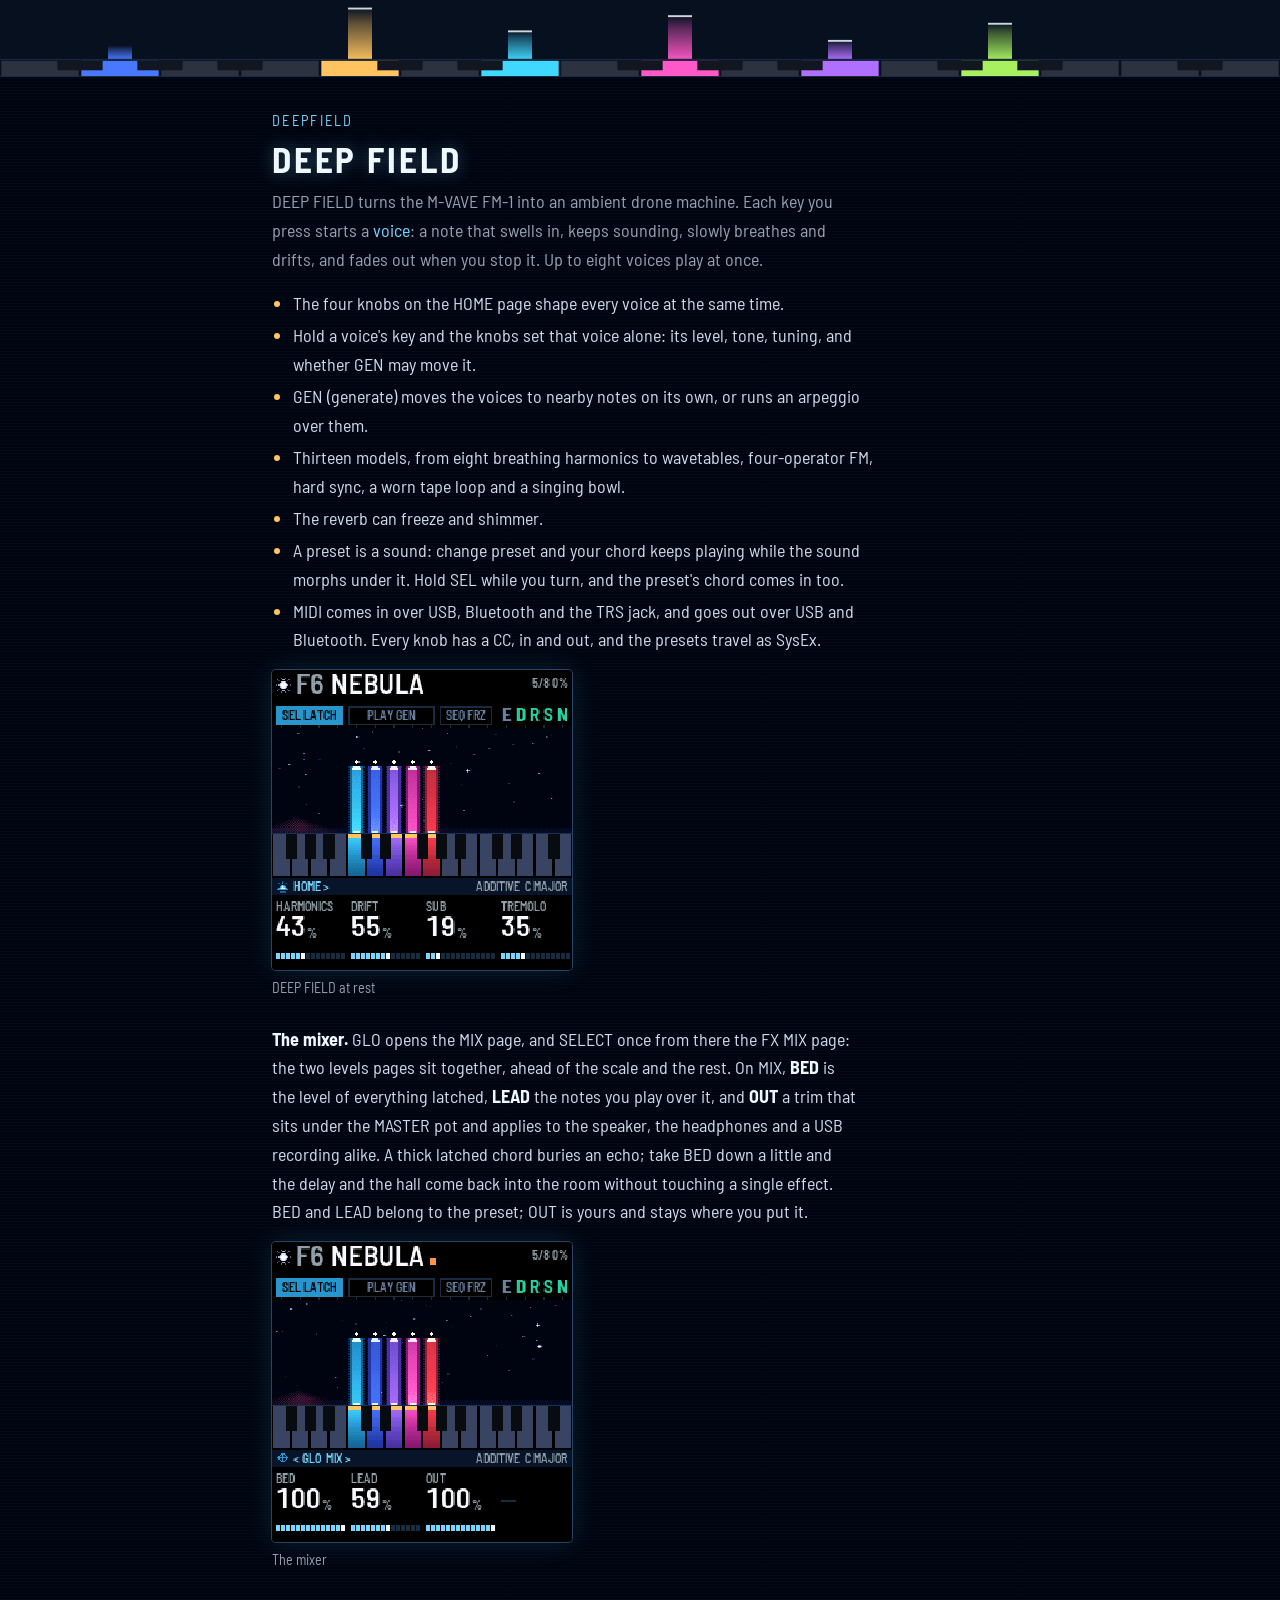
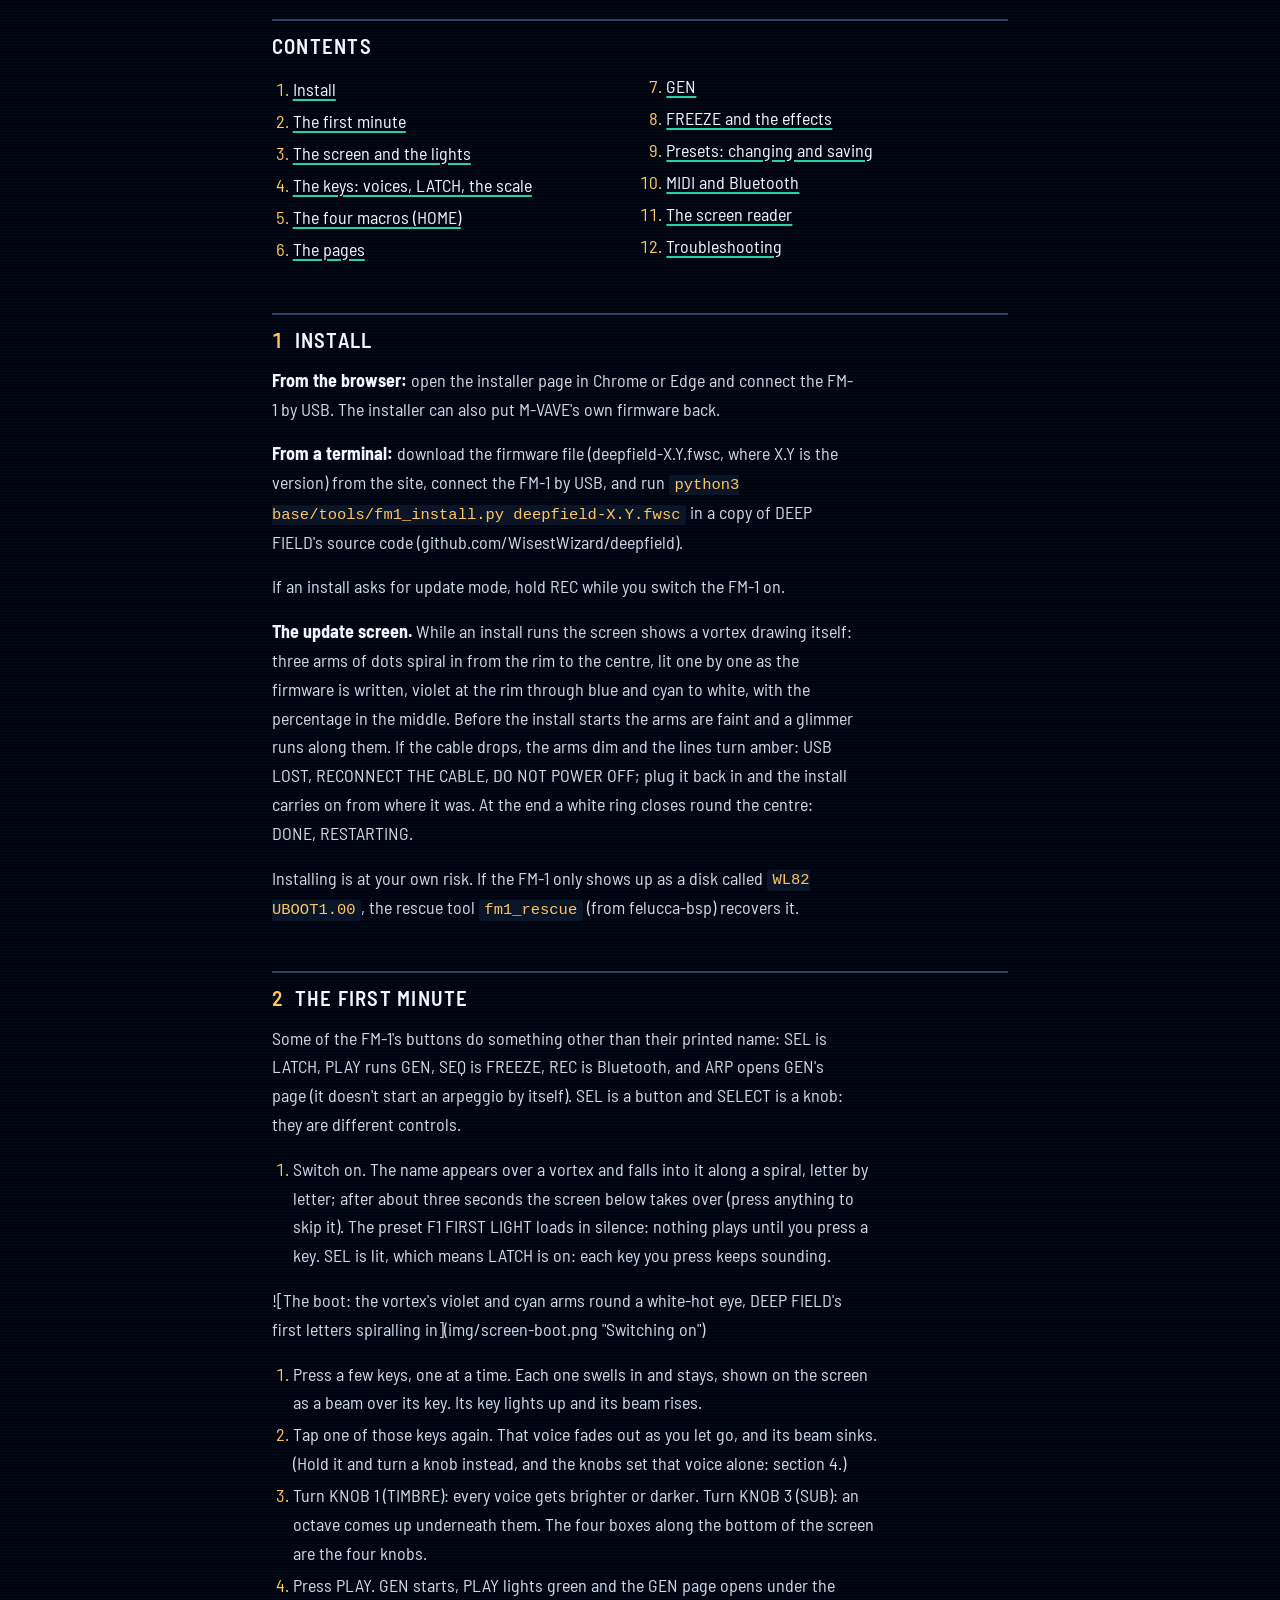
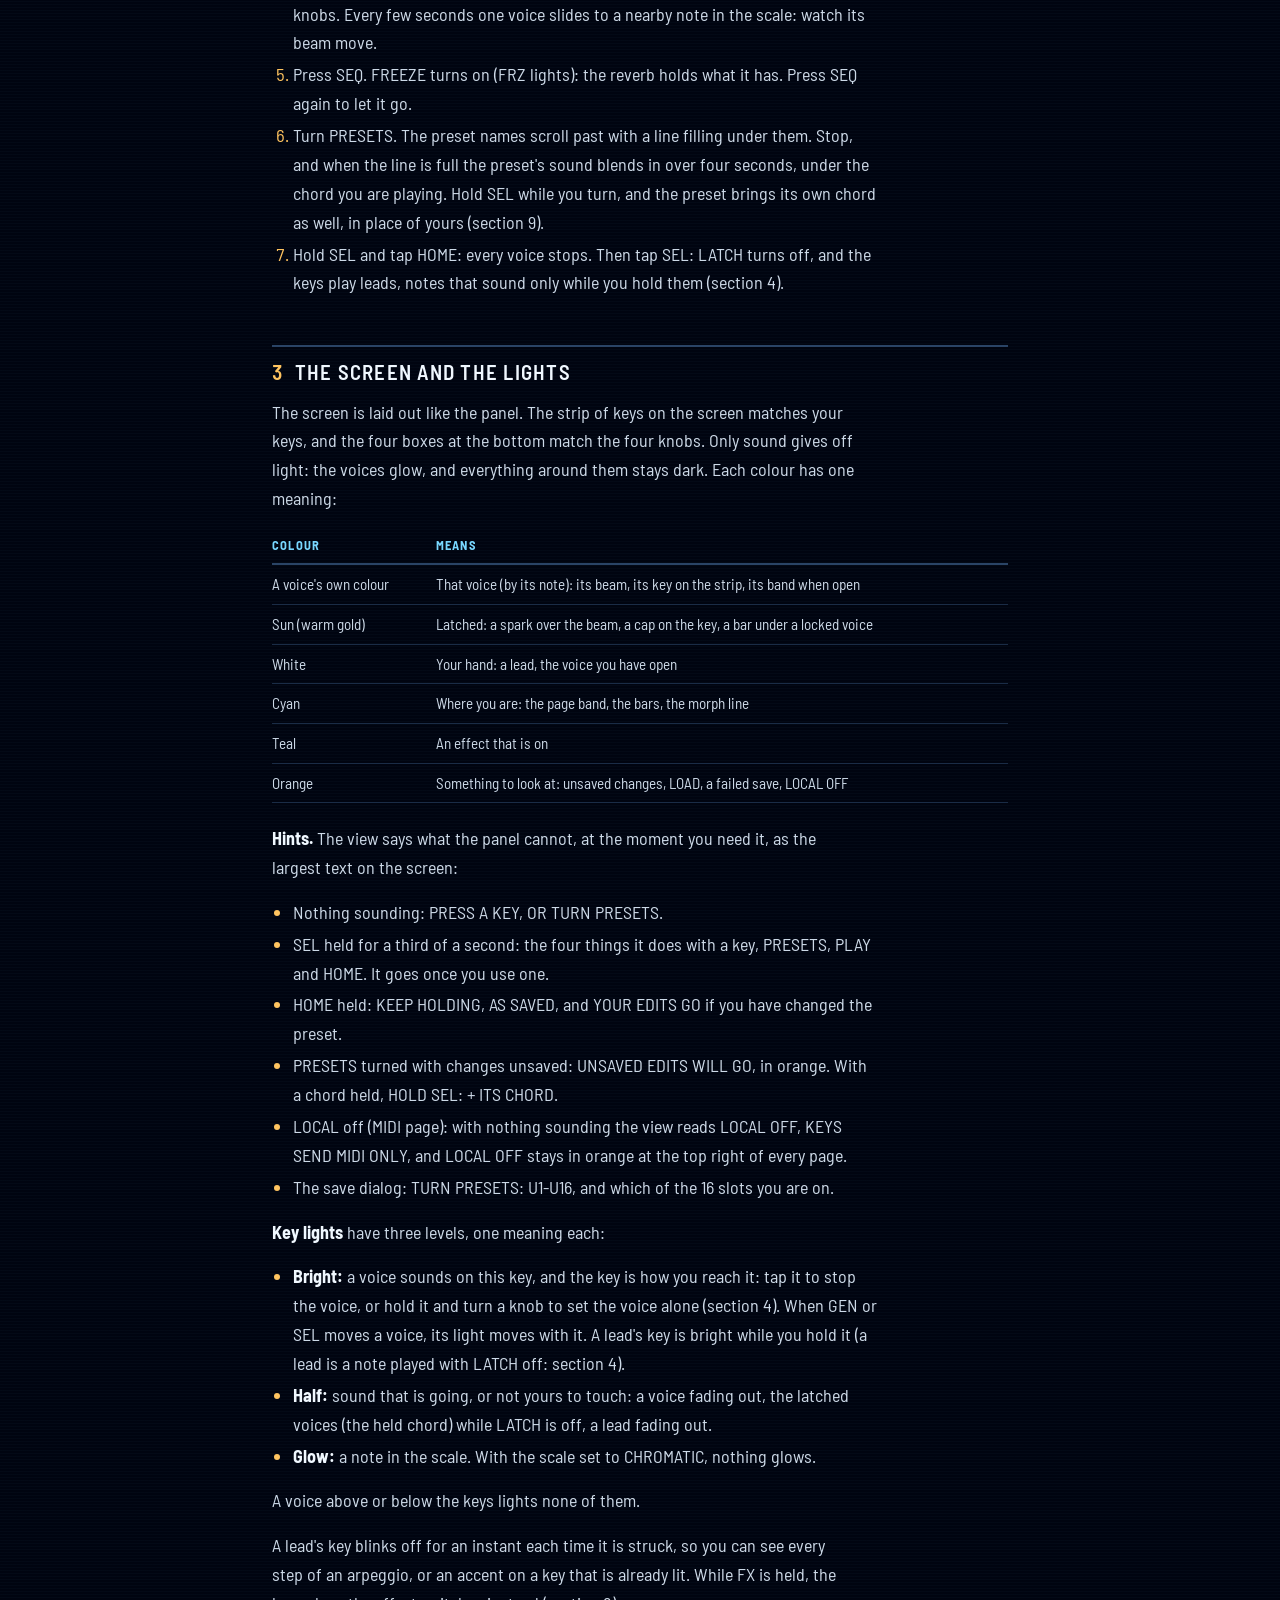
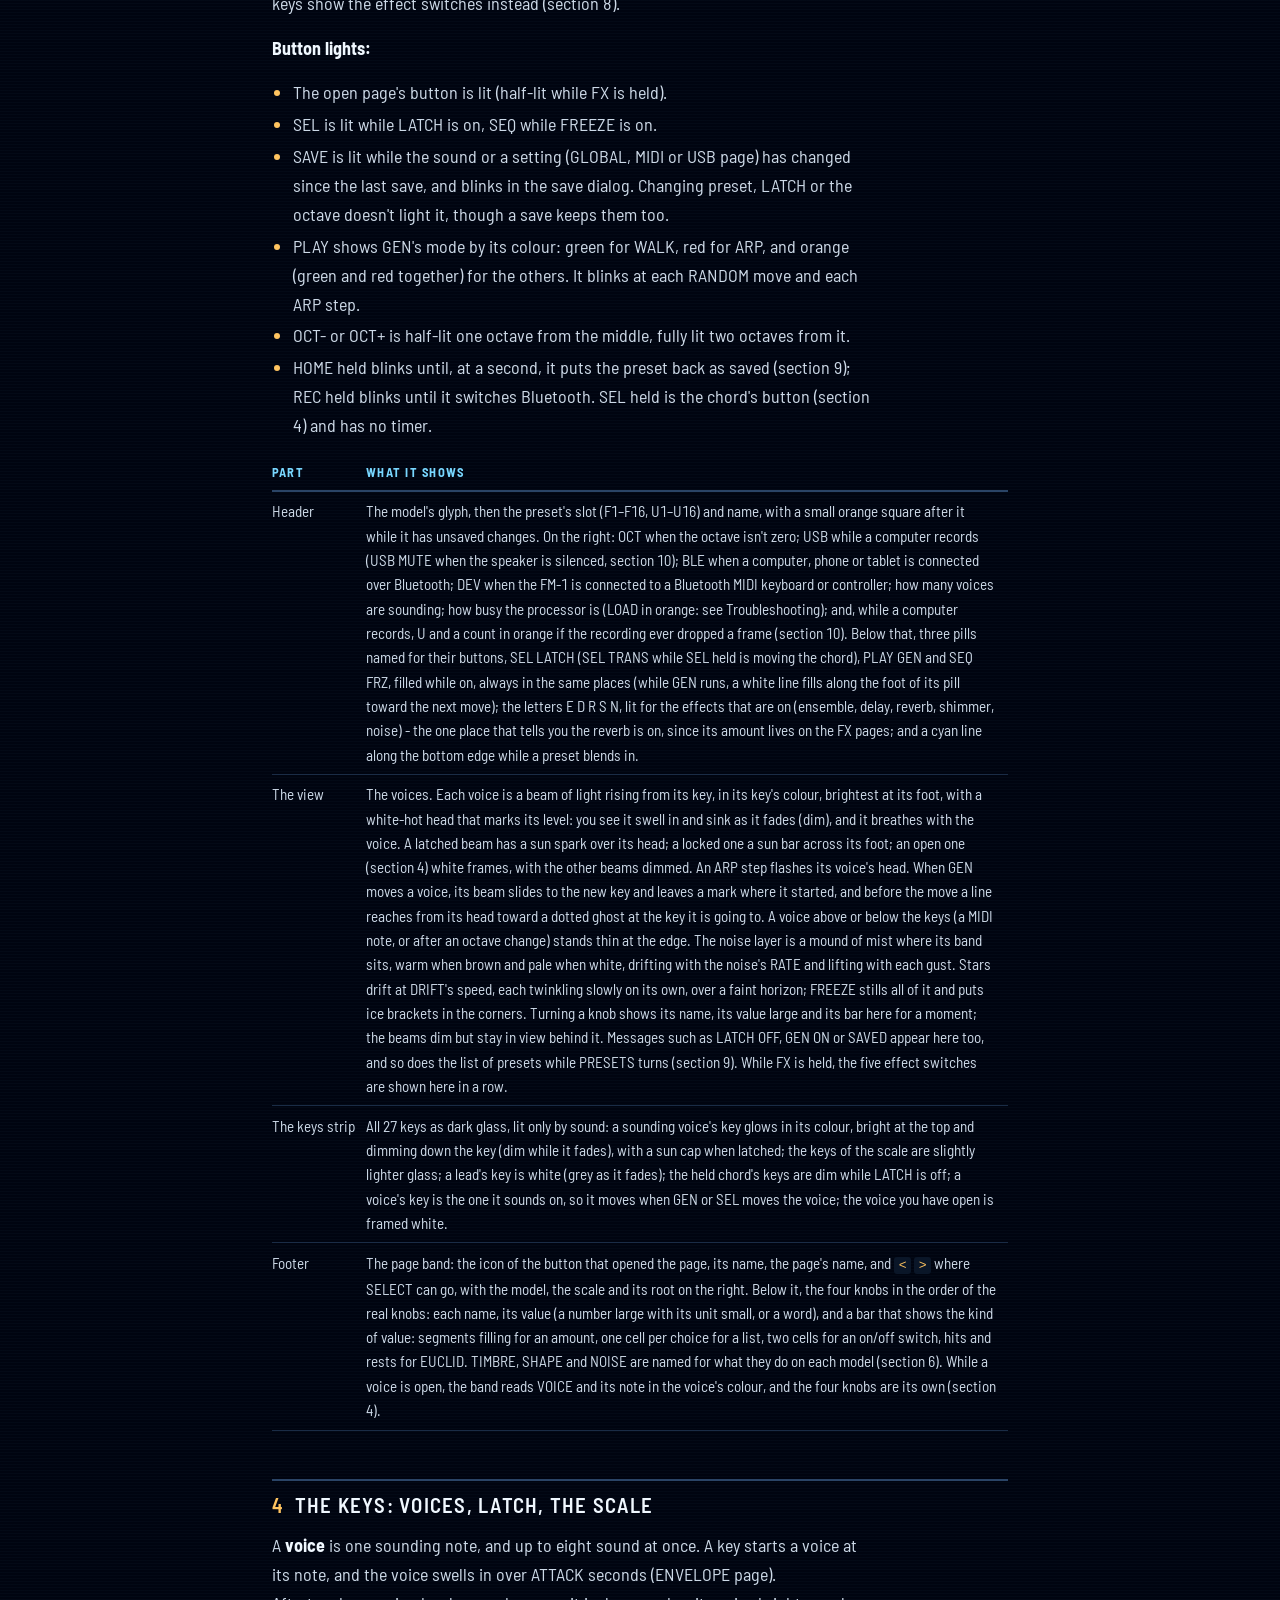
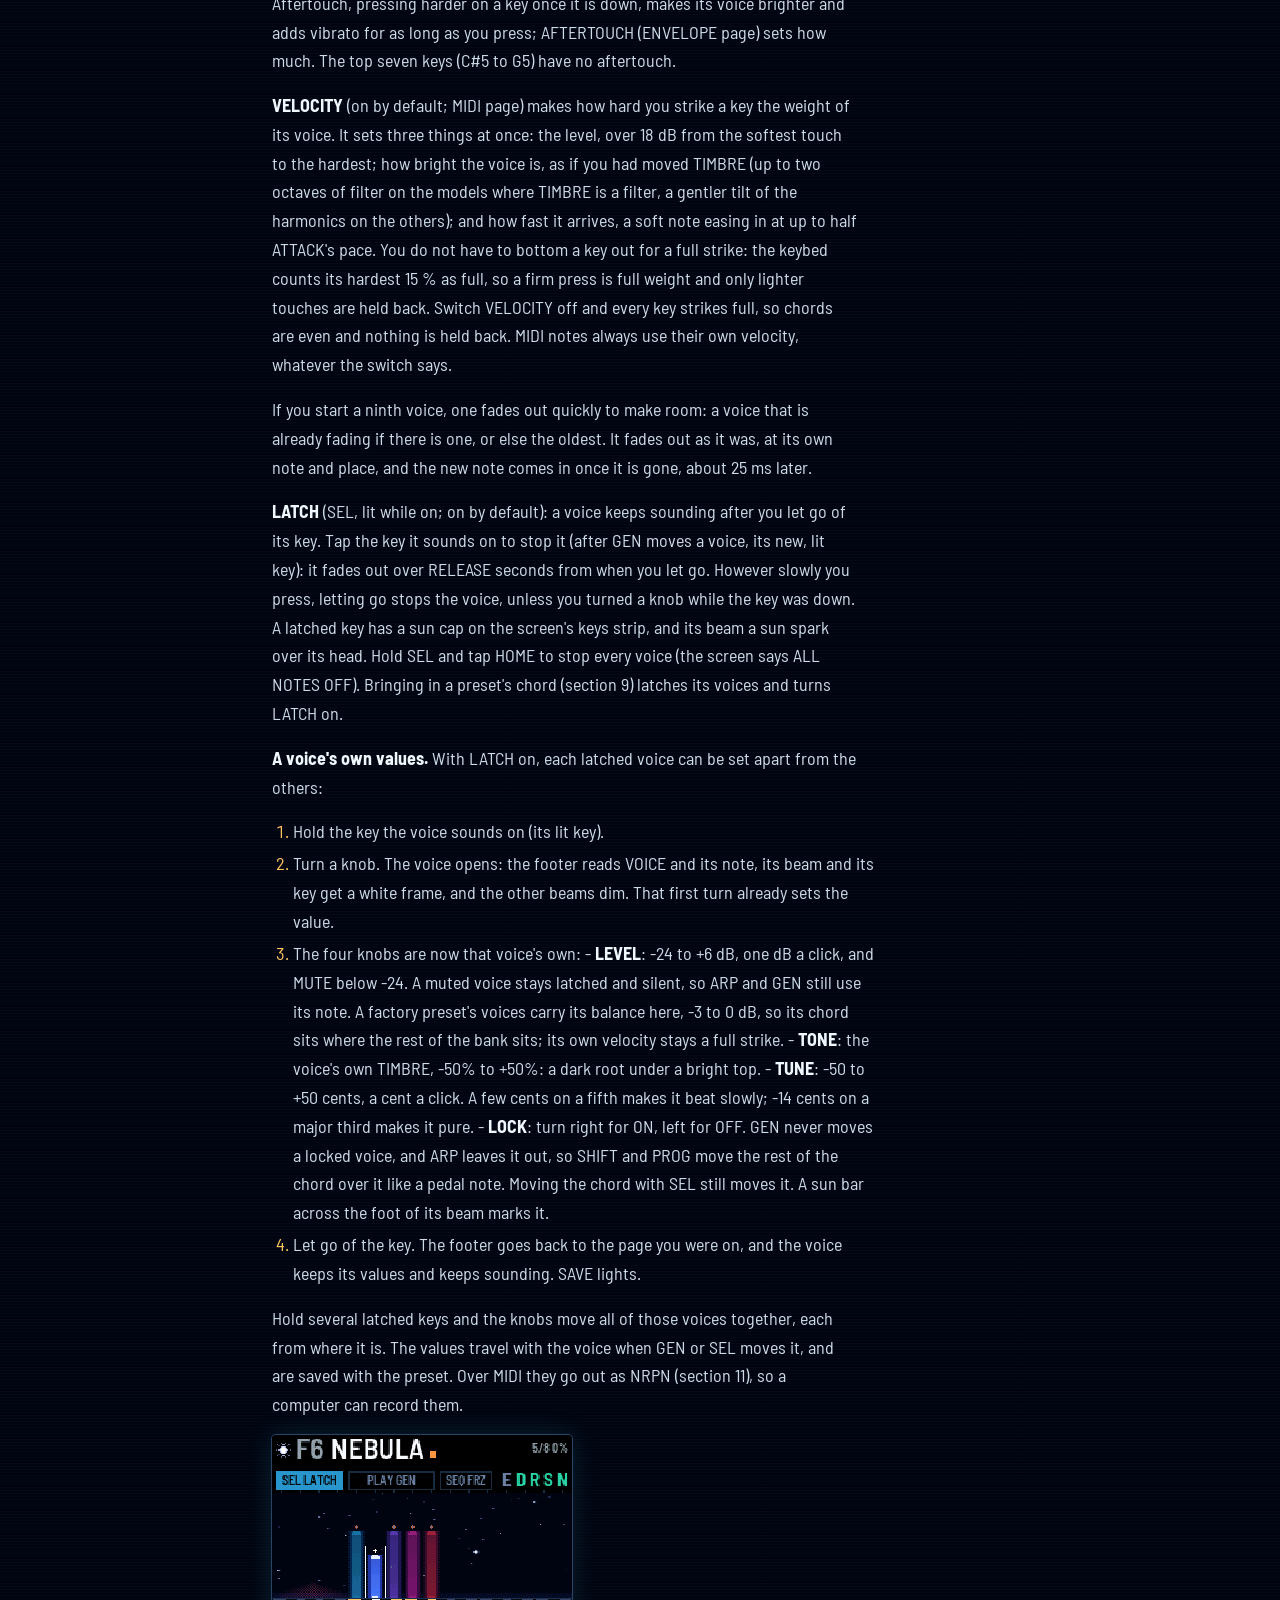
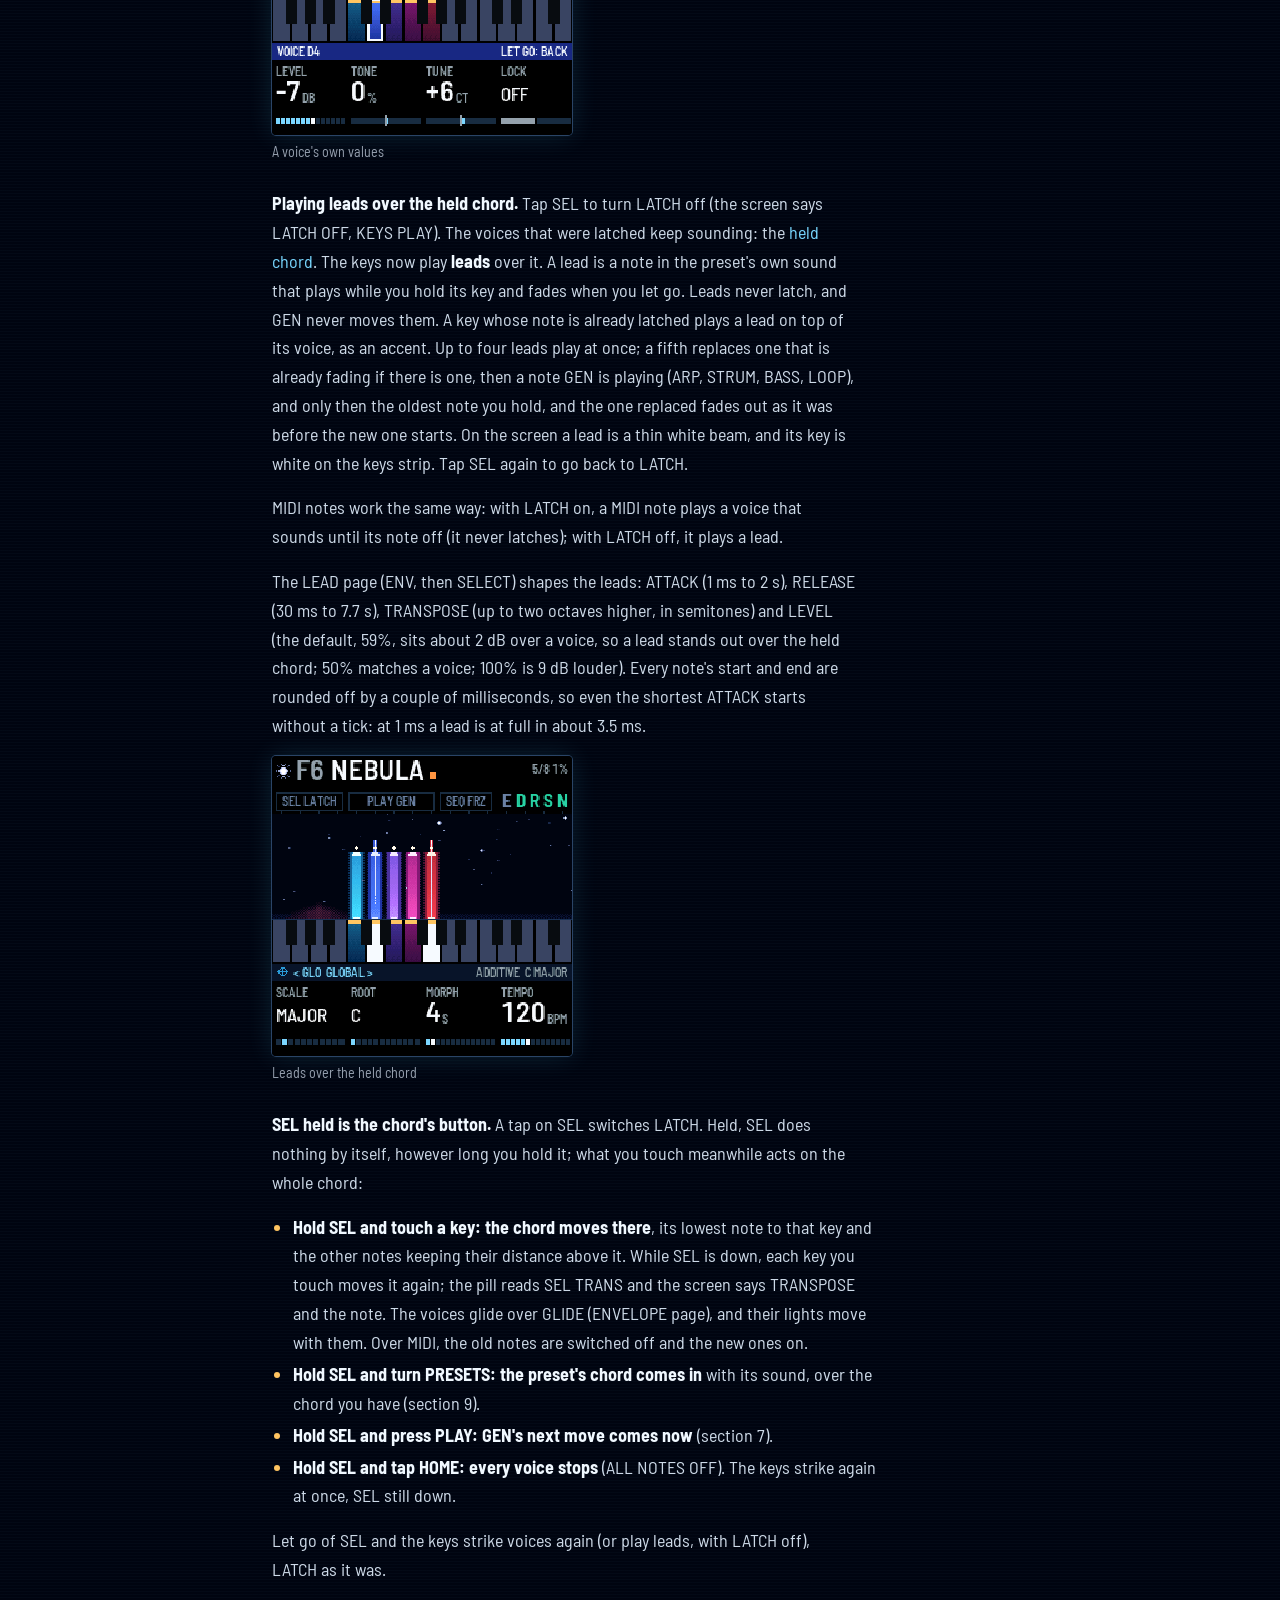
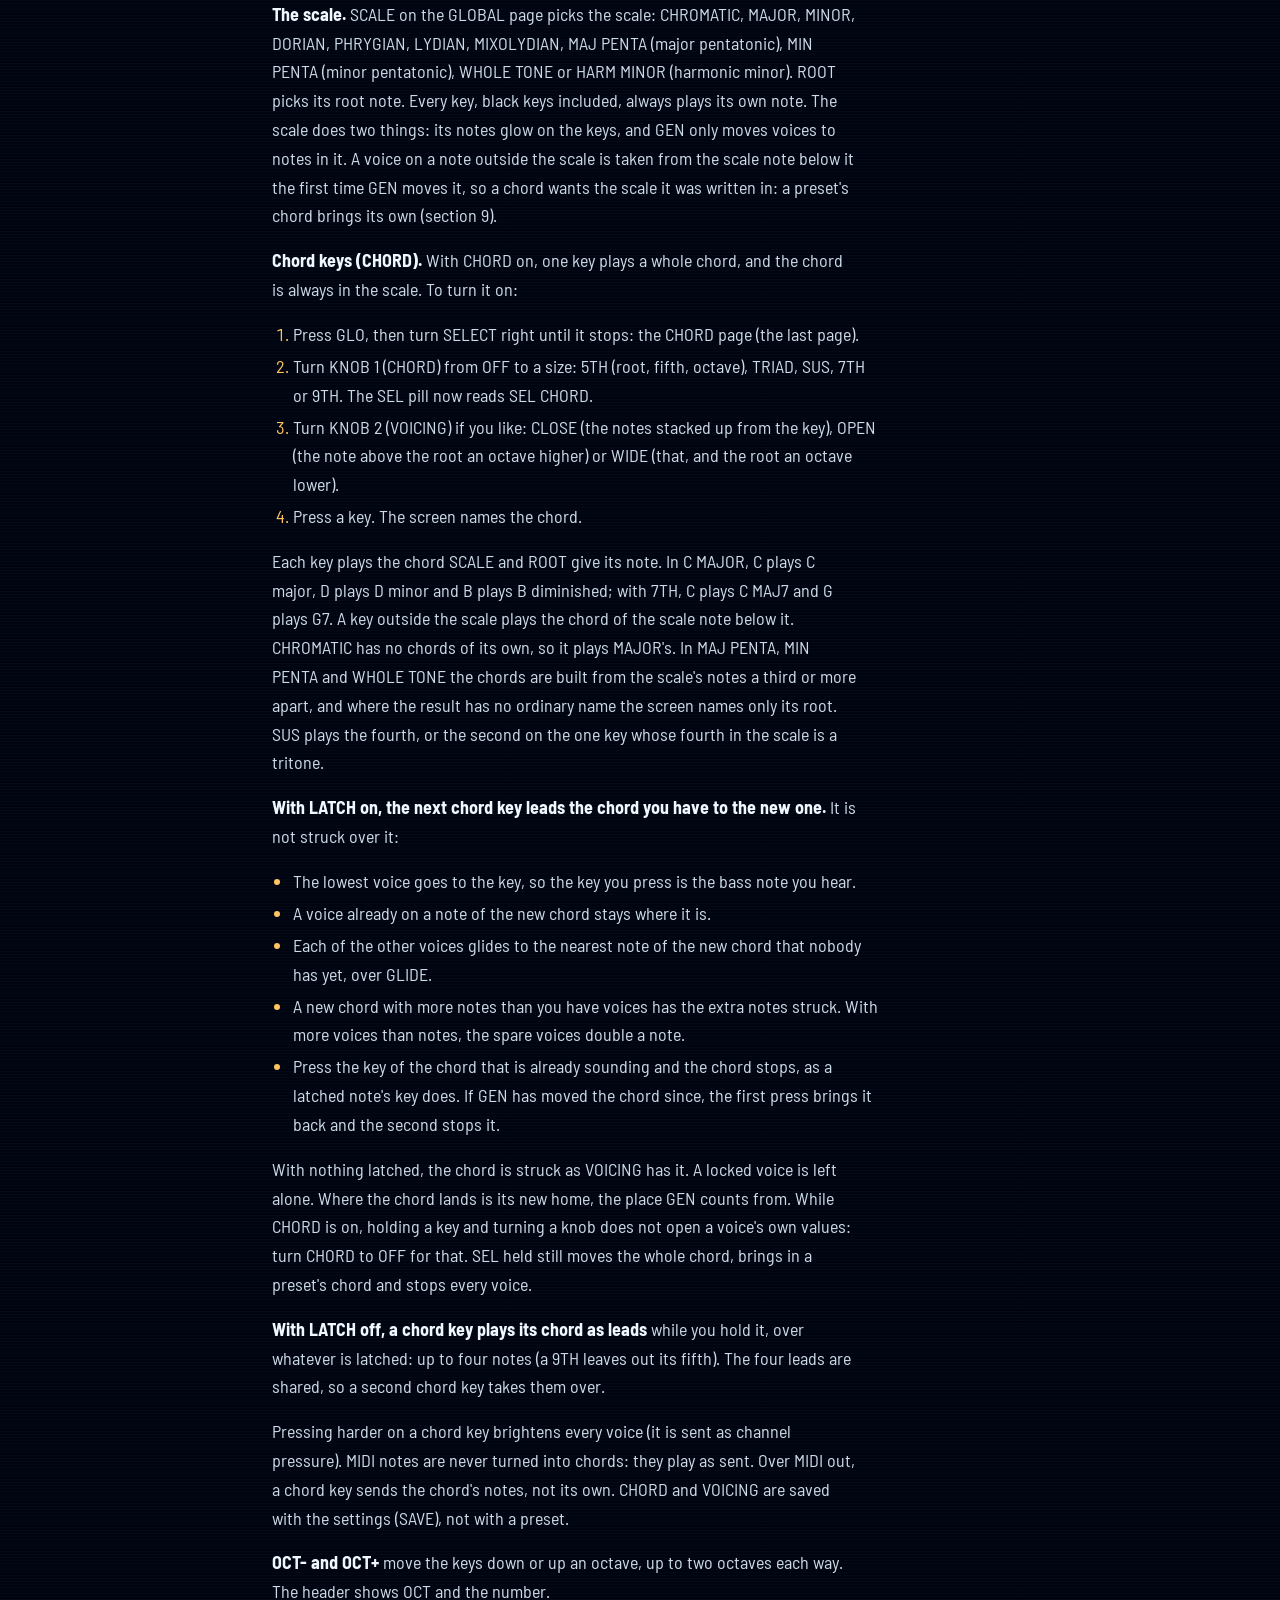
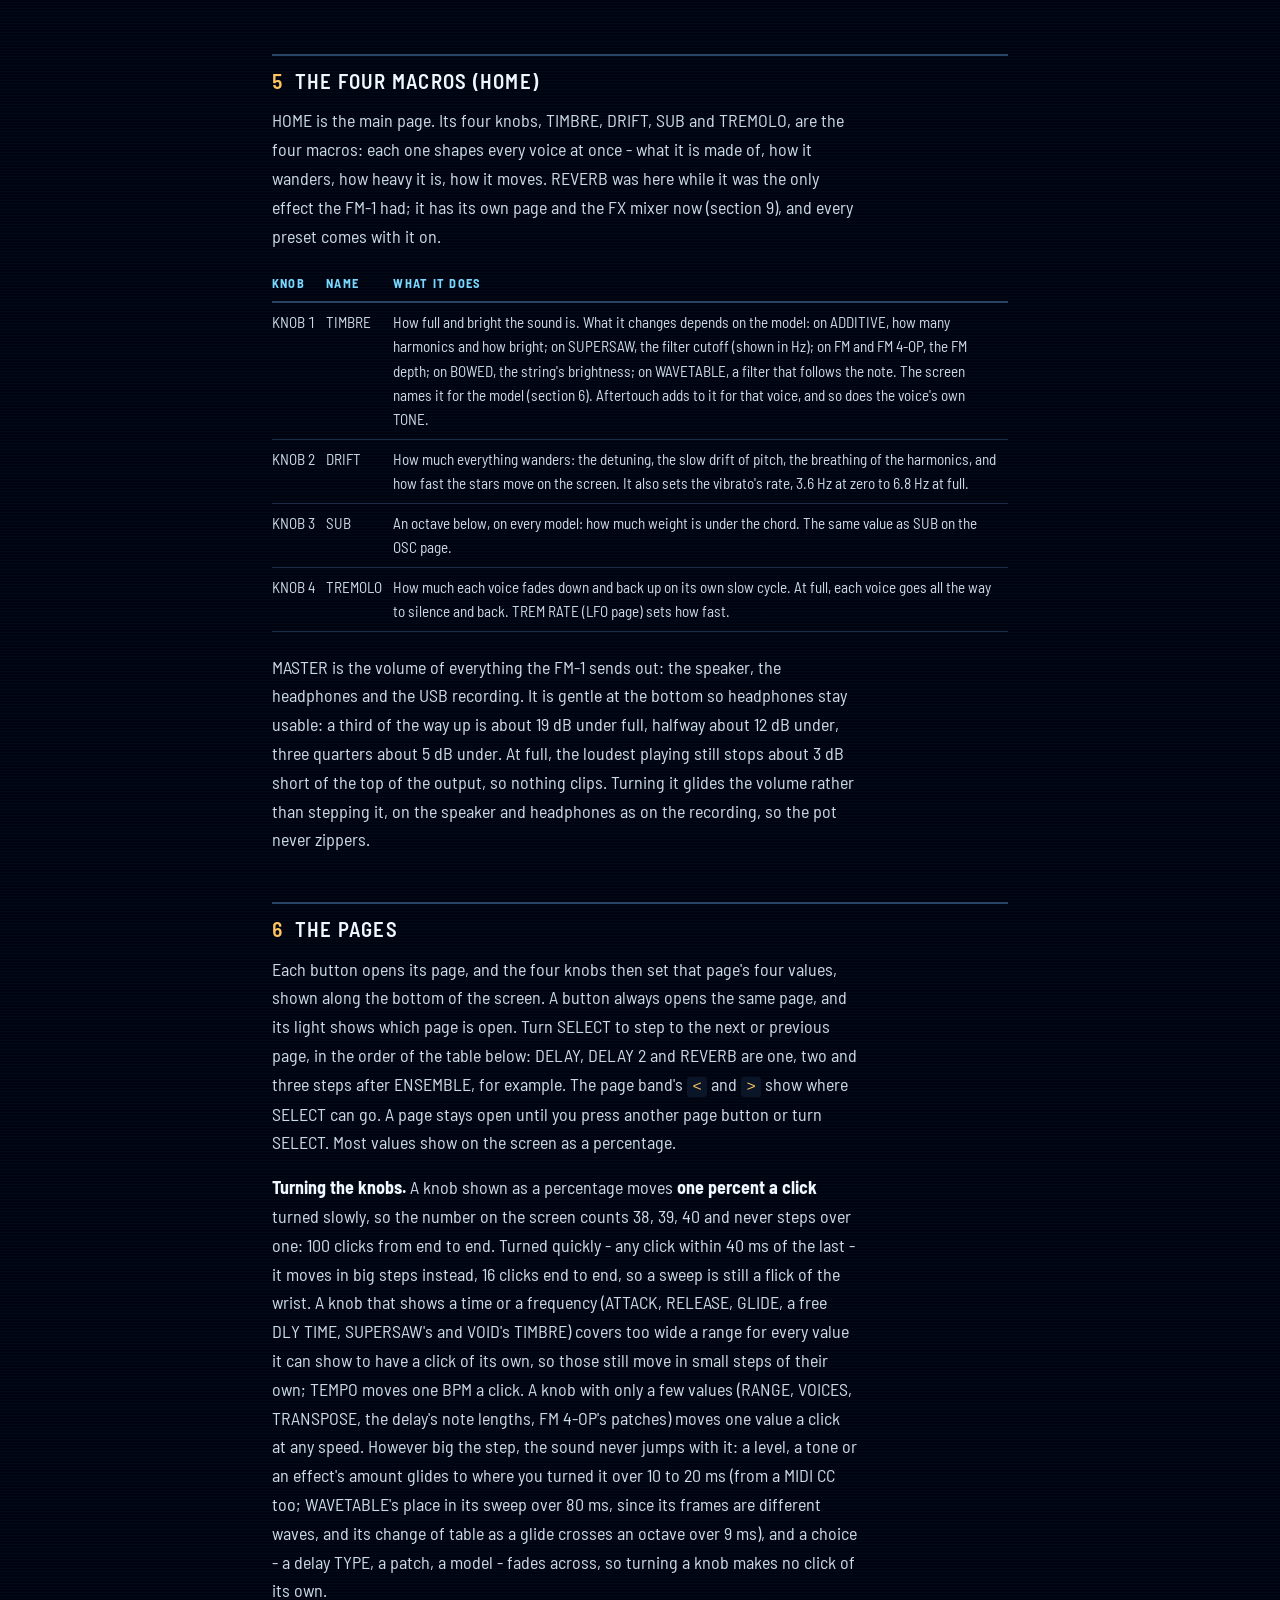
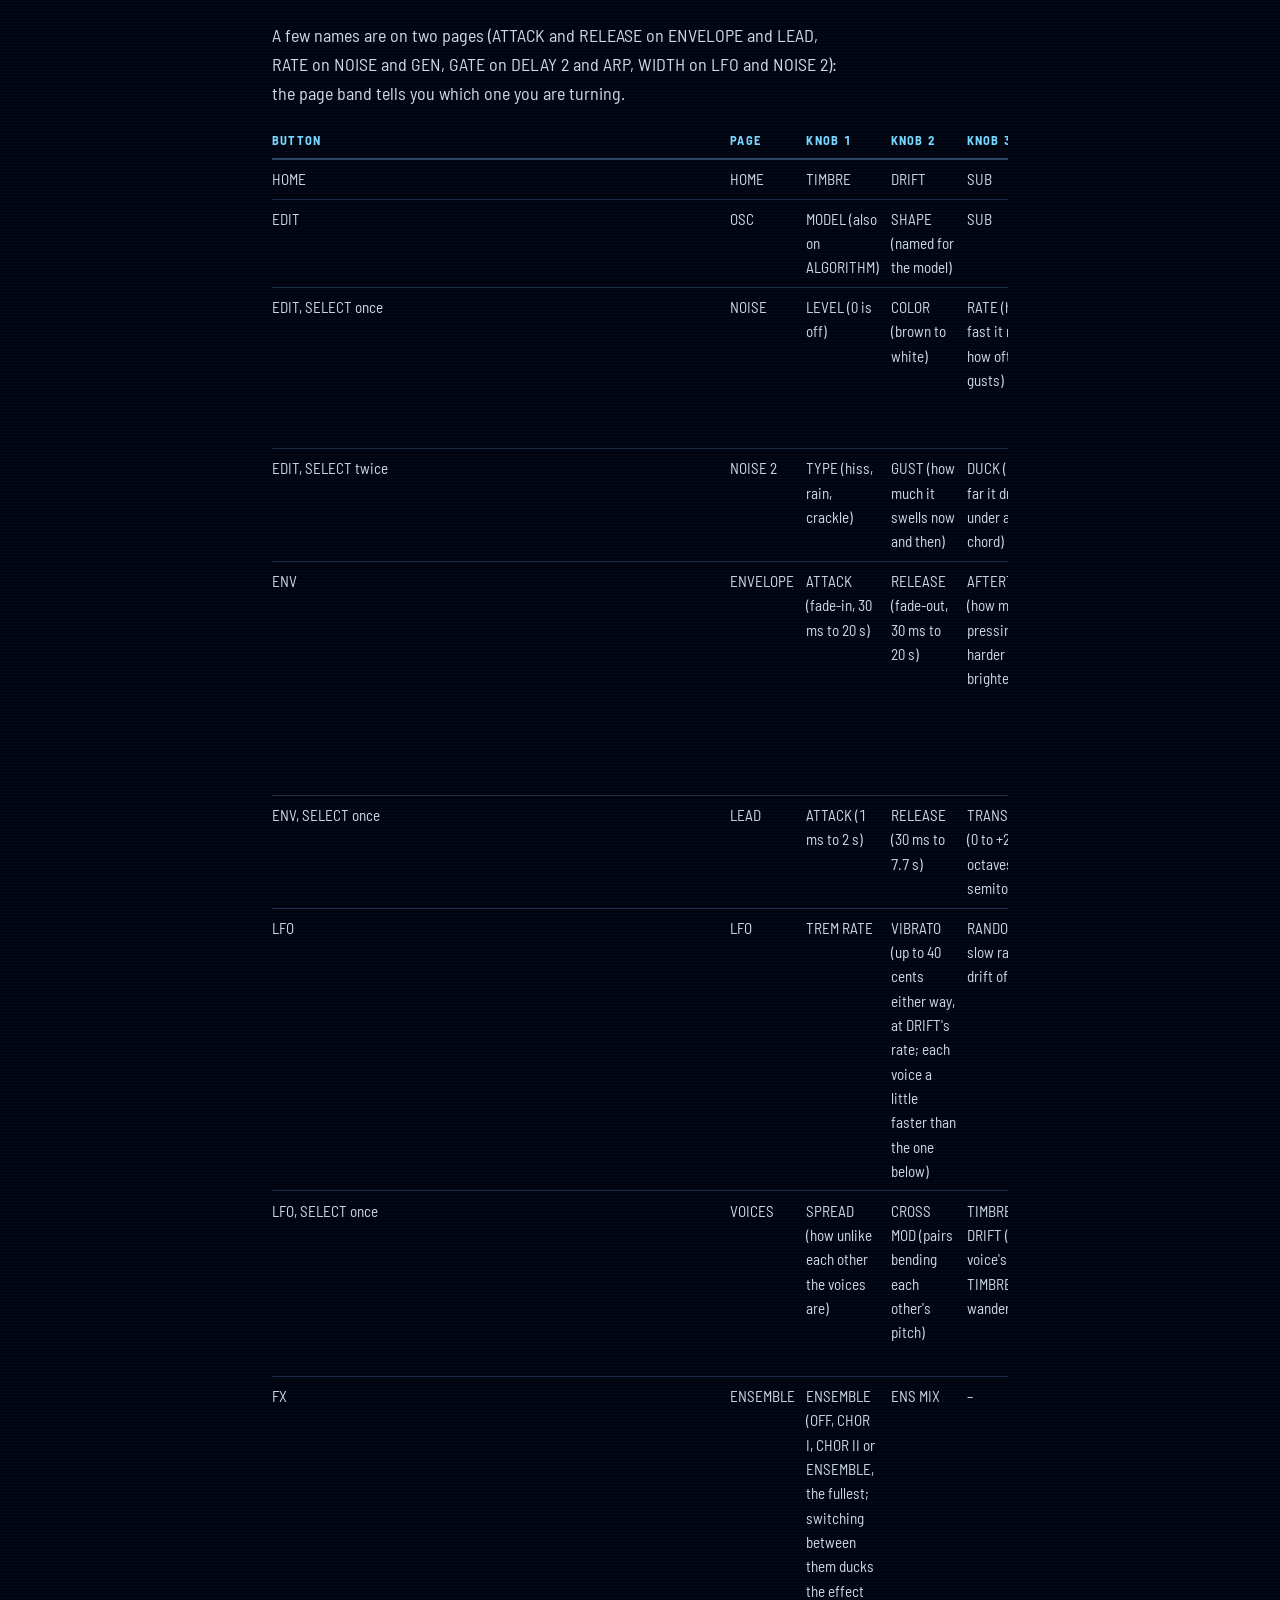
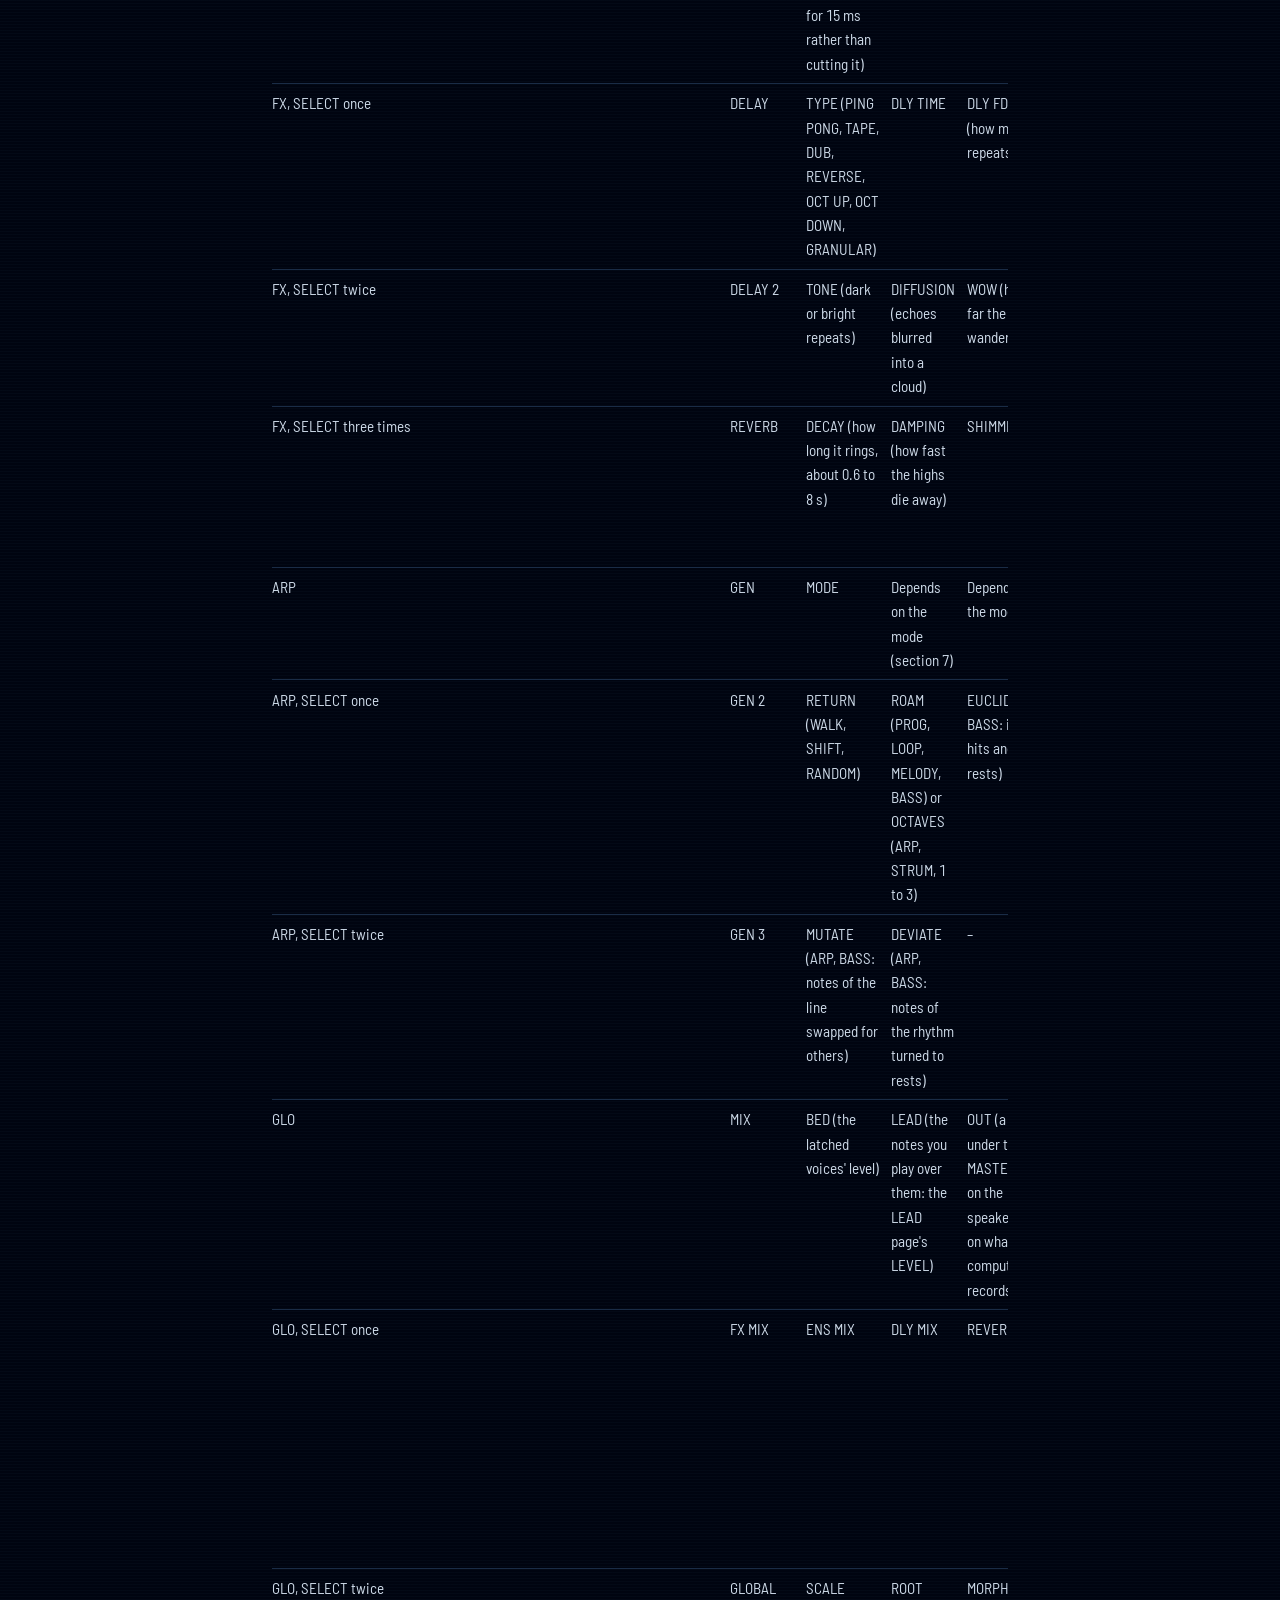
<file: manual/index.html>
<!doctype html>
<html lang="en">
<head>
<meta charset="utf-8">
<meta name="viewport" content="width=device-width, initial-scale=1">
<title>deepfield: DEEP FIELD</title>
<meta name="description" content="DEEP FIELD for deepfield, a firmware for the M-VAVE FM-1.">
<style>
/* paper and ink: warm white paper, ink-blue type, vermilion for what is played, mustard for asides; a shade of the
   paper for code and callouts (CTL-1's; a firmware may restyle its site) */
:root {
  --paper: #fbf8f1; --sheet: #efe9dc; --rule: #ddd4c2; --ink: #1e2b5a; --muted: #5d6585;
  --hot: #e5482e; --hot-t: #f8d3c9; --cool: #d9a21b; --cool-t: #f5e4b8;
  --hot-ink: #c23a22;                                 /* the vermilion as text: 4.5:1 on the paper */
  color-scheme: light;
}
body {
  background: var(--paper); color: var(--ink); margin: 0;
  font: 400 17px/1.6 "Helvetica Neue", Helvetica, Arial, sans-serif;
  padding-inline: 16px; padding-block: 32px 64px;
}
main { max-width: 46rem; margin: 0 auto; }
.page > .site { max-width: 46rem; margin-inline: auto; }
main:focus { outline: none; }
h1, h2, h3 { font-family: inherit; text-wrap: balance; line-height: 1.2; }
h1 { font-size: 2.2rem; font-weight: 700; margin: 0 0 .4rem; letter-spacing: .02em; }
h2 { font-size: 1.3rem; font-weight: 700; margin: 3rem 0 .8rem; padding-top: .8rem; border-top: 2px solid var(--ink); }
h2 .num { color: var(--hot); margin-right: .5em; font-variant-numeric: tabular-nums; }
h3 { font-size: 1.1rem; font-weight: 700; margin: 2rem 0 .5rem; }
p, li { max-width: 65ch; }
p { margin: 0 0 1rem; }
ul, ol { padding-left: 1.3rem; margin: 0 0 1rem; }
li { margin: .2rem 0; }
li::marker { color: var(--hot); }
strong { font-weight: 700; }
a { color: var(--ink); text-decoration-color: var(--hot); text-decoration-thickness: 2px; text-underline-offset: 3px; }
a:hover { background: var(--hot-t); }
:focus-visible { outline: 3px solid var(--hot-ink); outline-offset: 2px; }
.skip { position: absolute; left: 16px; top: -100px; background: var(--ink); color: var(--paper); padding: 8px 14px; border-radius: 0 0 6px 6px; z-index: 1; }
.skip:focus { top: 0; }
code, pre { font-family: ui-monospace, Menlo, Consolas, monospace; font-size: .86em; }
code { background: var(--sheet); padding: .08em .35em; border-radius: 3px; }
pre { background: var(--sheet); border-radius: 6px; padding: 14px 16px; overflow-x: auto; line-height: 1.45; margin: 0 0 1.2rem; }
pre code { background: none; padding: 0; font-size: inherit; }
hr { display: none; }
.table { overflow-x: auto; margin: 0 0 1.3rem; }
table { border-collapse: collapse; width: 100%; font-size: .95rem; font-variant-numeric: tabular-nums; }
th, td { text-align: left; vertical-align: top; padding: .45rem .7rem .45rem 0; border-bottom: 1px solid var(--rule); }
th { font-weight: 700; text-transform: uppercase; letter-spacing: .06em; font-size: .78rem; color: var(--muted); border-bottom: 2px solid var(--ink); }
td:first-child { white-space: nowrap; }
.lede { margin-bottom: 1.6rem; }
.status { background: var(--sheet); border-radius: 6px; padding: 12px 16px; }
.status p { margin: 0; }
.site { display: flex; flex-wrap: wrap; align-items: baseline; gap: .3rem 1.2rem; margin: 0 0 1.6rem; padding-bottom: .5rem; border-bottom: 2px solid var(--ink); }
.site .home { font-size: 1.1rem; font-weight: 700; letter-spacing: .04em; color: var(--ink); text-decoration: none; }
.site .home:hover { color: var(--hot-ink); background: none; }
.site nav { margin-left: auto; display: flex; flex-wrap: wrap; gap: .2rem 1rem; font-size: .92rem; }
.site nav a { color: var(--ink); text-underline-offset: 3px; }
.site nav a[aria-current] { text-decoration: none; color: var(--hot-ink); }
a.home { color: inherit; text-decoration: none; }
a.home:hover { background: none; color: var(--hot-ink); }
main > a.home { display: inline-block; font-size: .9rem; letter-spacing: .08em; text-transform: uppercase; color: var(--muted); margin: 0 0 .4rem; }
.callout { border-left: 4px solid var(--cool); background: var(--cool-t); padding: 10px 16px; margin: 0 0 1.2rem; max-width: 65ch; border-radius: 0 6px 6px 0; }
.callout p { margin: 0; }
details { background: var(--sheet); border-radius: 6px; padding: 0 16px; margin: 0 0 1.2rem; }
details > summary { cursor: pointer; padding: 10px 0; }
details[open] > summary { margin-bottom: .4rem; }
details > :last-child { margin-bottom: 1rem; }
.swatch { display: inline-block; width: .7em; height: .7em; margin-right: .4em; vertical-align: .02em; }
nav.contents ol { columns: 2 14rem; column-gap: 2rem; padding-left: 1.3rem; }
.figs { display: flex; flex-wrap: wrap; gap: 20px; margin: .4rem 0 1.6rem; }
figure { margin: 0; flex: 0 1 auto; }
figure img { display: block; max-width: 100%; height: auto; }
figure.shot img { width: 300px; image-rendering: pixelated; border-radius: 4px; box-shadow: 0 0 0 1px var(--rule); }
figure.wide { flex-basis: 100%; }
figure.wide img { width: 100%; }
figcaption { color: var(--muted); font-size: .88rem; margin-top: .4rem; max-width: 300px; }
figure.wide figcaption { max-width: none; }
nav.contents li { break-inside: avoid; }
@media (prefers-reduced-motion: no-preference) { html { scroll-behavior: smooth; } }
</style>
<style id="phosphor">
/* PHOSPHOR: DEEP FIELD's site in the unit's own screen. The colours are ui.c's (C_SKY ground, C_TEXT cyan, C_LABEL,
   C_RULE, C_BRIGHT, C_FX_ON teal, the body hues), the type its Barlow Semi Condensed; a strip of keys with beams
   rising heads every page. tools/site_theme.py puts this in every page of the built site, after the page's own
   styles, so it sets each page's colour variables (fm1-base's manual and front page, installer and emulator, and
   the cheat sheet) whatever the visitor's light or dark setting. */
@import url("https://fonts.googleapis.com/css2?family=Barlow+Semi+Condensed:ital,wght@0,400;0,500;0,600;0,700;1,400&display=swap");

:root, :root:not([data-theme]), :root[data-theme], :root:not([data-theme="light"]) {
  --pf-sky: #000410; --pf-band: #07101f; --pf-card: #0a1628; --pf-rule: #1a2c46; --pf-rule-hi: #2a4466;
  --pf-text: #cddae8; --pf-label: #96a0af; --pf-cyan: #78d7ff; --pf-bright: #f0f8ff; --pf-teal: #28d2a0;
  --pf-sun: #ffc460; --pf-magenta: #ff60d0; --pf-violet: #a878ff; --pf-warn: #ff9646;
  --pf-font: "Barlow Semi Condensed", "Arial Narrow", system-ui, sans-serif;
  /* fm1-base's manual and front page */
  --paper: var(--pf-sky) !important; --sheet: var(--pf-card) !important; --rule: var(--pf-rule) !important;
  --ink: var(--pf-text) !important; --muted: var(--pf-label) !important; --hot: var(--pf-sun) !important;
  --hot-t: rgba(40, 210, 160, .16) !important; --hot-ink: var(--pf-teal) !important;
  --cool: var(--pf-violet) !important; --cool-t: rgba(168, 120, 255, .12) !important;
  /* the installer */
  --bg: var(--pf-sky) !important; --fg: var(--pf-text) !important; --dim: var(--pf-label) !important;
  --accent: var(--pf-teal) !important; --on-accent: var(--pf-sky) !important; --bad: var(--pf-warn) !important;
  --focus: var(--pf-cyan) !important;
  /* the emulator and the cheat sheet */
  --ground: var(--pf-sky) !important; --card: var(--pf-card) !important; --teal: var(--pf-teal) !important;
  --cap: #0c1a33 !important; --cap-ink: var(--pf-bright) !important; --cap-rule: var(--pf-rule-hi) !important;
  --key: #e8ecf4 !important; --key-ink: var(--pf-sky) !important;
  --green: #60ffb0 !important; --orange: var(--pf-sun) !important; --red: #ff5a64 !important;
  --font: var(--pf-font) !important;
  color-scheme: dark !important;
}

html { background: var(--pf-sky); }
body {
  font-family: var(--pf-font) !important; font-size: 18px; color: var(--pf-text);
  background-color: var(--pf-sky) !important;
  background-image: repeating-linear-gradient(to bottom, rgba(120, 215, 255, .022) 0 1px, transparent 1px 3px) !important;
  padding-top: 0 !important; overflow-x: clip;
}
body::before {                           /* the keys strip with beams rising, as on the unit's BEAMS view; edge to edge
                                          * whatever the page's own padding */
  content: ""; display: block; height: 76px; margin: 0 calc(50% - 50vw) 28px;
  background: var(--pf-band) url("data:image/svg+xml,%3Csvg xmlns=%22http://www.w3.org/2000/svg%22 viewBox=%220 0 960 80%22 preserveAspectRatio=%22none%22%3E%0A%3Cdefs%3E%0A%3ClinearGradient id=%22b4%22 x1=%220%22 y1=%221%22 x2=%220%22 y2=%220%22%3E%3Cstop offset=%220%22 stop-color=%22%23ffc460%22 stop-opacity=%22.95%22/%3E%3Cstop offset=%22.7%22 stop-color=%22%23ffc460%22 stop-opacity=%22.35%22/%3E%3Cstop offset=%221%22 stop-color=%22%23ffc460%22 stop-opacity=%220%22/%3E%3C/linearGradient%3E%0A%3ClinearGradient id=%22b6%22 x1=%220%22 y1=%221%22 x2=%220%22 y2=%220%22%3E%3Cstop offset=%220%22 stop-color=%22%2340d8ff%22 stop-opacity=%22.95%22/%3E%3Cstop offset=%22.7%22 stop-color=%22%2340d8ff%22 stop-opacity=%22.35%22/%3E%3Cstop offset=%221%22 stop-color=%22%2340d8ff%22 stop-opacity=%220%22/%3E%3C/linearGradient%3E%0A%3ClinearGradient id=%22b8%22 x1=%220%22 y1=%221%22 x2=%220%22 y2=%220%22%3E%3Cstop offset=%220%22 stop-color=%22%23ff58c8%22 stop-opacity=%22.95%22/%3E%3Cstop offset=%22.7%22 stop-color=%22%23ff58c8%22 stop-opacity=%22.35%22/%3E%3Cstop offset=%221%22 stop-color=%22%23ff58c8%22 stop-opacity=%220%22/%3E%3C/linearGradient%3E%0A%3ClinearGradient id=%22b10%22 x1=%220%22 y1=%221%22 x2=%220%22 y2=%220%22%3E%3Cstop offset=%220%22 stop-color=%22%23b070ff%22 stop-opacity=%22.95%22/%3E%3Cstop offset=%22.7%22 stop-color=%22%23b070ff%22 stop-opacity=%22.35%22/%3E%3Cstop offset=%221%22 stop-color=%22%23b070ff%22 stop-opacity=%220%22/%3E%3C/linearGradient%3E%0A%3ClinearGradient id=%22b12%22 x1=%220%22 y1=%221%22 x2=%220%22 y2=%220%22%3E%3Cstop offset=%220%22 stop-color=%22%23a8f060%22 stop-opacity=%22.95%22/%3E%3Cstop offset=%22.7%22 stop-color=%22%23a8f060%22 stop-opacity=%22.35%22/%3E%3Cstop offset=%221%22 stop-color=%22%23a8f060%22 stop-opacity=%220%22/%3E%3C/linearGradient%3E%0A%3ClinearGradient id=%22b1%22 x1=%220%22 y1=%221%22 x2=%220%22 y2=%220%22%3E%3Cstop offset=%220%22 stop-color=%22%234878ff%22 stop-opacity=%22.95%22/%3E%3Cstop offset=%22.7%22 stop-color=%22%234878ff%22 stop-opacity=%22.35%22/%3E%3Cstop offset=%221%22 stop-color=%22%234878ff%22 stop-opacity=%220%22/%3E%3C/linearGradient%3E%0A%3C/defs%3E%0A%3Crect x=%221%22 y=%2264%22 width=%2258%22 height=%2216%22 fill=%22%232c3240%22/%3E%0A%3Crect x=%2261%22 y=%2264%22 width=%2258%22 height=%2216%22 fill=%22%234878ff%22/%3E%0A%3Crect x=%22121%22 y=%2264%22 width=%2258%22 height=%2216%22 fill=%22%232c3240%22/%3E%0A%3Crect x=%22181%22 y=%2264%22 width=%2258%22 height=%2216%22 fill=%22%232c3240%22/%3E%0A%3Crect x=%22241%22 y=%2264%22 width=%2258%22 height=%2216%22 fill=%22%23ffc460%22/%3E%0A%3Crect x=%22301%22 y=%2264%22 width=%2258%22 height=%2216%22 fill=%22%232c3240%22/%3E%0A%3Crect x=%22361%22 y=%2264%22 width=%2258%22 height=%2216%22 fill=%22%2340d8ff%22/%3E%0A%3Crect x=%22421%22 y=%2264%22 width=%2258%22 height=%2216%22 fill=%22%232c3240%22/%3E%0A%3Crect x=%22481%22 y=%2264%22 width=%2258%22 height=%2216%22 fill=%22%23ff58c8%22/%3E%0A%3Crect x=%22541%22 y=%2264%22 width=%2258%22 height=%2216%22 fill=%22%232c3240%22/%3E%0A%3Crect x=%22601%22 y=%2264%22 width=%2258%22 height=%2216%22 fill=%22%23b070ff%22/%3E%0A%3Crect x=%22661%22 y=%2264%22 width=%2258%22 height=%2216%22 fill=%22%232c3240%22/%3E%0A%3Crect x=%22721%22 y=%2264%22 width=%2258%22 height=%2216%22 fill=%22%23a8f060%22/%3E%0A%3Crect x=%22781%22 y=%2264%22 width=%2258%22 height=%2216%22 fill=%22%232c3240%22/%3E%0A%3Crect x=%22841%22 y=%2264%22 width=%2258%22 height=%2216%22 fill=%22%232c3240%22/%3E%0A%3Crect x=%22901%22 y=%2264%22 width=%2258%22 height=%2216%22 fill=%22%232c3240%22/%3E%0A%3Crect x=%2243%22 y=%2264%22 width=%2234%22 height=%2210%22 fill=%22%23121620%22/%3E%0A%3Crect x=%22103%22 y=%2264%22 width=%2234%22 height=%2210%22 fill=%22%23121620%22/%3E%0A%3Crect x=%22163%22 y=%2264%22 width=%2234%22 height=%2210%22 fill=%22%23121620%22/%3E%0A%3Crect x=%22283%22 y=%2264%22 width=%2234%22 height=%2210%22 fill=%22%23121620%22/%3E%0A%3Crect x=%22343%22 y=%2264%22 width=%2234%22 height=%2210%22 fill=%22%23121620%22/%3E%0A%3Crect x=%22463%22 y=%2264%22 width=%2234%22 height=%2210%22 fill=%22%23121620%22/%3E%0A%3Crect x=%22523%22 y=%2264%22 width=%2234%22 height=%2210%22 fill=%22%23121620%22/%3E%0A%3Crect x=%22583%22 y=%2264%22 width=%2234%22 height=%2210%22 fill=%22%23121620%22/%3E%0A%3Crect x=%22703%22 y=%2264%22 width=%2234%22 height=%2210%22 fill=%22%23121620%22/%3E%0A%3Crect x=%22763%22 y=%2264%22 width=%2234%22 height=%2210%22 fill=%22%23121620%22/%3E%0A%3Crect x=%22883%22 y=%2264%22 width=%2234%22 height=%2210%22 fill=%22%23121620%22/%3E%0A%3Crect x=%22261.0%22 y=%228%22 width=%2218%22 height=%2254%22 fill=%22url%28%23b4%29%22/%3E%0A%3Crect x=%22261.0%22 y=%228%22 width=%2218%22 height=%222%22 fill=%22%23f0f8ff%22 fill-opacity=%22.85%22/%3E%0A%3Crect x=%22381.0%22 y=%2232%22 width=%2218%22 height=%2230%22 fill=%22url%28%23b6%29%22/%3E%0A%3Crect x=%22381.0%22 y=%2232%22 width=%2218%22 height=%222%22 fill=%22%23f0f8ff%22 fill-opacity=%22.85%22/%3E%0A%3Crect x=%22501.0%22 y=%2216%22 width=%2218%22 height=%2246%22 fill=%22url%28%23b8%29%22/%3E%0A%3Crect x=%22501.0%22 y=%2216%22 width=%2218%22 height=%222%22 fill=%22%23f0f8ff%22 fill-opacity=%22.85%22/%3E%0A%3Crect x=%22621.0%22 y=%2242%22 width=%2218%22 height=%2220%22 fill=%22url%28%23b10%29%22/%3E%0A%3Crect x=%22621.0%22 y=%2242%22 width=%2218%22 height=%222%22 fill=%22%23f0f8ff%22 fill-opacity=%22.85%22/%3E%0A%3Crect x=%22741.0%22 y=%2224%22 width=%2218%22 height=%2238%22 fill=%22url%28%23b12%29%22/%3E%0A%3Crect x=%22741.0%22 y=%2224%22 width=%2218%22 height=%222%22 fill=%22%23f0f8ff%22 fill-opacity=%22.85%22/%3E%0A%3Crect x=%2281.0%22 y=%2248%22 width=%2218%22 height=%2214%22 fill=%22url%28%23b1%29%22/%3E%0A%3Crect x=%220%22 y=%2262%22 width=%22960%22 height=%221%22 fill=%22%231a2c46%22/%3E%0A%3C/svg%3E%0A") center bottom / 100% 100% no-repeat;
  border-bottom: 1px solid var(--pf-rule);
}
::selection { background: rgba(40, 210, 160, .35); color: var(--pf-bright); }

h1, h2, h3 { color: var(--pf-bright); font-family: var(--pf-font); }
h1 { font-weight: 700; letter-spacing: .08em; text-transform: uppercase; text-shadow: 0 0 18px rgba(120, 215, 255, .35); }
h2 { font-weight: 600; letter-spacing: .06em; text-transform: uppercase; border-top-color: var(--pf-rule-hi) !important; }
h2 .num { color: var(--pf-sun); }
h3 { font-weight: 600; letter-spacing: .03em; color: var(--pf-cyan); }
strong { color: var(--pf-bright); }
em { color: var(--pf-cyan); font-style: normal; }
a { color: var(--pf-bright); text-decoration-color: var(--pf-teal); }
a:hover { color: var(--pf-teal); background: none !important; }
li::marker { color: var(--pf-sun); }
code { background: var(--pf-card); color: var(--pf-sun); }
pre { background: var(--pf-card); border: 1px solid var(--pf-rule); }
pre code { color: var(--pf-text); }
th { color: var(--pf-cyan) !important; border-bottom-color: var(--pf-rule-hi) !important; letter-spacing: .1em; }
td { border-bottom-color: var(--pf-rule) !important; }
tr:hover td { background: rgba(120, 215, 255, .03); }
.site, main > a.home { border-bottom-color: var(--pf-rule-hi) !important; }
main > a.home { color: var(--pf-cyan) !important; letter-spacing: .16em; }
.callout { background: var(--cool-t); border-left-color: var(--pf-violet); }
details { background: var(--pf-card); border: 1px solid var(--pf-rule); }
figure.shot img { box-shadow: 0 0 0 1px var(--pf-rule-hi), 0 0 28px rgba(80, 224, 255, .14) !important; }
figcaption { color: var(--pf-label); }

/* the installer: its buttons as the unit's lit FX switch */
button { font-family: var(--pf-font); font-weight: 600; letter-spacing: .04em; }
main > h1 + p, .small { color: var(--pf-label); }
dialog { border: 1px solid var(--pf-rule-hi); }

/* the emulator's Switch on */
.start { background: rgba(0, 4, 16, .62) !important; }
.start button { background: var(--pf-teal) !important; color: var(--pf-sky) !important; }

@media (max-width: 600px) {
  body { font-size: 17px; }
  body::before { height: 56px; margin-bottom: 20px; }
}

@media print {                           /* paper, not the screen: dark ink on white, no strip */
  :root, :root:not([data-theme]), :root[data-theme], :root:not([data-theme="light"]) {
    --pf-sky: #ffffff; --pf-band: #ffffff; --pf-card: #f3f5f8; --pf-rule: #c8d0da; --pf-rule-hi: #8a96a6;
    --pf-text: #10161e; --pf-label: #4a5566; --pf-cyan: #0a5a7a; --pf-bright: #000000; --pf-teal: #0a6a52;
    --pf-sun: #8a5a00; --cap: #ffffff !important; --cap-ink: #10161e !important; --key: #ffffff !important;
    --key-ink: #10161e !important; color-scheme: light !important;
  }
  body { background: #fff !important; }
  body::before { display: none; }
  h1 { text-shadow: none; }
}
</style>
</head>
<body>
<a class="skip" href="#content">Skip to content</a>
<div class="page">
<main id="content" tabindex="-1">
<a class="home" href="../">deepfield</a>
<h1>DEEP FIELD</h1>
<p>DEEP FIELD turns the M-VAVE FM-1 into an ambient drone machine. Each key you press starts a <em>voice</em>: a note that swells in, keeps sounding, slowly breathes and drifts, and fades out when you stop it. Up to eight voices play at once.</p>
<ul><li>The four knobs on the HOME page shape every voice at the same time.</li><li>Hold a voice's key and the knobs set that voice alone: its level, tone, tuning, and whether GEN may move it.</li><li>GEN (generate) moves the voices to nearby notes on its own, or runs an arpeggio over them.</li><li>Thirteen models, from eight breathing harmonics to wavetables, four-operator FM, hard sync, a worn tape loop and a singing bowl.</li><li>The reverb can freeze and shimmer.</li><li>A preset is a sound: change preset and your chord keeps playing while the sound morphs under it. Hold SEL while you turn, and the preset's chord comes in too.</li><li>MIDI comes in over USB, Bluetooth and the TRS jack, and goes out over USB and Bluetooth. Every knob has a CC, in and out, and the presets travel as SysEx.</li></ul>
<div class="figs"><figure class="shot"><img src="img/screen-home.png" alt="The screen at rest: F6 NEBULA in the header with the SEL LATCH pill lit, four voices as beams over the keys strip, the HOME page&#x27;s four macros in a row below" loading="lazy"><figcaption>DEEP FIELD at rest</figcaption></figure></div>
<p><strong>The mixer.</strong> GLO opens the MIX page, and SELECT once from there the FX MIX page: the two levels pages sit together, ahead of the scale and the rest. On MIX, <strong>BED</strong> is the level of everything latched, <strong>LEAD</strong> the notes you play over it, and <strong>OUT</strong> a trim that sits under the MASTER pot and applies to the speaker, the headphones and a USB recording alike. A thick latched chord buries an echo; take BED down a little and the delay and the hall come back into the room without touching a single effect. BED and LEAD belong to the preset; OUT is yours and stays where you put it.</p>
<div class="figs"><figure class="shot"><img src="img/screen-mix.png" alt="The MIX page: BED, LEAD, OUT" loading="lazy"><figcaption>The mixer</figcaption></figure></div>
<hr>
<nav class="contents" aria-label="Contents"><h2 id="contents">Contents</h2>
<ol><li><a href="#s1">Install</a></li><li><a href="#s2">The first minute</a></li><li><a href="#s3">The screen and the lights</a></li><li><a href="#s4">The keys: voices, LATCH, the scale</a></li><li><a href="#s5">The four macros (HOME)</a></li><li><a href="#s6">The pages</a></li><li><a href="#s7">GEN</a></li><li><a href="#s8">FREEZE and the effects</a></li><li><a href="#s9">Presets: changing and saving</a></li><li><a href="#s10">MIDI and Bluetooth</a></li><li><a href="#s11">The screen reader</a></li><li><a href="#s12">Troubleshooting</a></li></ol>
</nav>
<hr>
<h2 id="s1"><span class="num">1</span>Install</h2>
<p><strong>From the browser:</strong> open the installer page in Chrome or Edge and connect the FM-1 by USB. The installer can also put M-VAVE's own firmware back.</p>
<p><strong>From a terminal:</strong> download the firmware file (deepfield-X.Y.fwsc, where X.Y is the version) from the site, connect the FM-1 by USB, and run <code>python3 base/tools/fm1_install.py deepfield-X.Y.fwsc</code> in a copy of DEEP FIELD's source code (github.com/WisestWizard/deepfield).</p>
<p>If an install asks for update mode, hold REC while you switch the FM-1 on.</p>
<p><strong>The update screen.</strong> While an install runs the screen shows a vortex drawing itself: three arms of dots spiral in from the rim to the centre, lit one by one as the firmware is written, violet at the rim through blue and cyan to white, with the percentage in the middle. Before the install starts the arms are faint and a glimmer runs along them. If the cable drops, the arms dim and the lines turn amber: USB LOST, RECONNECT THE CABLE, DO NOT POWER OFF; plug it back in and the install carries on from where it was. At the end a white ring closes round the centre: DONE, RESTARTING.</p>
<p>Installing is at your own risk. If the FM-1 only shows up as a disk called <code>WL82 UBOOT1.00</code>, the rescue tool <code>fm1_rescue</code> (from felucca-bsp) recovers it.</p>
<hr>
<h2 id="s2"><span class="num">2</span>The first minute</h2>
<p>Some of the FM-1's buttons do something other than their printed name: SEL is LATCH, PLAY runs GEN, SEQ is FREEZE, REC is Bluetooth, and ARP opens GEN's page (it doesn't start an arpeggio by itself). SEL is a button and SELECT is a knob: they are different controls.</p>
<ol><li>Switch on. The name appears over a vortex and falls into it along a spiral, letter by letter; after about three seconds the screen below takes over (press anything to skip it). The preset F1 FIRST LIGHT loads in silence: nothing plays until you press a key. SEL is lit, which means LATCH is on: each key you press keeps sounding.</li></ol>
<p>![The boot: the vortex's violet and cyan arms round a white-hot eye, DEEP FIELD's first letters spiralling in](img/screen-boot.png "Switching on")</p>
<ol><li>Press a few keys, one at a time. Each one swells in and stays, shown on the screen as a beam over its key. Its key lights up and its beam rises.</li><li>Tap one of those keys again. That voice fades out as you let go, and its beam sinks. (Hold it and turn a knob instead, and the knobs set that voice alone: section 4.)</li><li>Turn KNOB 1 (TIMBRE): every voice gets brighter or darker. Turn KNOB 3 (SUB): an octave comes up underneath them. The four boxes along the bottom of the screen are the four knobs.</li><li>Press PLAY. GEN starts, PLAY lights green and the GEN page opens under the knobs. Every few seconds one voice slides to a nearby note in the scale: watch its beam move.</li><li>Press SEQ. FREEZE turns on (FRZ lights): the reverb holds what it has. Press SEQ again to let it go.</li><li>Turn PRESETS. The preset names scroll past with a line filling under them. Stop, and when the line is full the preset's sound blends in over four seconds, under the chord you are playing. Hold SEL while you turn, and the preset brings its own chord as well, in place of yours (section 9).</li><li>Hold SEL and tap HOME: every voice stops. Then tap SEL: LATCH turns off, and the keys play leads, notes that sound only while you hold them (section 4).</li></ol>
<hr>
<h2 id="s3"><span class="num">3</span>The screen and the lights</h2>
<p>The screen is laid out like the panel. The strip of keys on the screen matches your keys, and the four boxes at the bottom match the four knobs. Only sound gives off light: the voices glow, and everything around them stays dark. Each colour has one meaning:</p>
<div class="table" tabindex="0" role="region" aria-label="Table: The screen and the lights (Colour, Means)"><table><thead><tr><th>Colour</th><th>Means</th></tr></thead><tbody><tr><td>A voice's own colour</td><td>That voice (by its note): its beam, its key on the strip, its band when open</td></tr><tr><td>Sun (warm gold)</td><td>Latched: a spark over the beam, a cap on the key, a bar under a locked voice</td></tr><tr><td>White</td><td>Your hand: a lead, the voice you have open</td></tr><tr><td>Cyan</td><td>Where you are: the page band, the bars, the morph line</td></tr><tr><td>Teal</td><td>An effect that is on</td></tr><tr><td>Orange</td><td>Something to look at: unsaved changes, LOAD, a failed save, LOCAL OFF</td></tr></tbody></table></div>
<p><strong>Hints.</strong> The view says what the panel cannot, at the moment you need it, as the largest text on the screen:</p>
<ul><li>Nothing sounding: PRESS A KEY, OR TURN PRESETS.</li><li>SEL held for a third of a second: the four things it does with a key, PRESETS, PLAY and HOME. It goes once you use one.</li><li>HOME held: KEEP HOLDING, AS SAVED, and YOUR EDITS GO if you have changed the preset.</li><li>PRESETS turned with changes unsaved: UNSAVED EDITS WILL GO, in orange. With a chord held, HOLD SEL: + ITS CHORD.</li><li>LOCAL off (MIDI page): with nothing sounding the view reads LOCAL OFF, KEYS SEND MIDI ONLY, and LOCAL OFF stays in orange at the top right of every page.</li><li>The save dialog: TURN PRESETS: U1-U16, and which of the 16 slots you are on.</li></ul>
<p><strong>Key lights</strong> have three levels, one meaning each:</p>
<ul><li><strong>Bright:</strong> a voice sounds on this key, and the key is how you reach it: tap it to stop the voice, or hold it and turn a knob to set the voice alone (section 4). When GEN or SEL moves a voice, its light moves with it. A lead's key is bright while you hold it (a lead is a note played with LATCH off: section 4).</li><li><strong>Half:</strong> sound that is going, or not yours to touch: a voice fading out, the latched voices (the held chord) while LATCH is off, a lead fading out.</li><li><strong>Glow:</strong> a note in the scale. With the scale set to CHROMATIC, nothing glows.</li></ul>
<p>A voice above or below the keys lights none of them.</p>
<p>A lead's key blinks off for an instant each time it is struck, so you can see every step of an arpeggio, or an accent on a key that is already lit. While FX is held, the keys show the effect switches instead (section 8).</p>
<p><strong>Button lights:</strong></p>
<ul><li>The open page's button is lit (half-lit while FX is held).</li><li>SEL is lit while LATCH is on, SEQ while FREEZE is on.</li><li>SAVE is lit while the sound or a setting (GLOBAL, MIDI or USB page) has changed since the last save, and blinks in the save dialog. Changing preset, LATCH or the octave doesn't light it, though a save keeps them too.</li><li>PLAY shows GEN's mode by its colour: green for WALK, red for ARP, and orange (green and red together) for the others. It blinks at each RANDOM move and each ARP step.</li><li>OCT- or OCT+ is half-lit one octave from the middle, fully lit two octaves from it.</li><li>HOME held blinks until, at a second, it puts the preset back as saved (section 9); REC held blinks until it switches Bluetooth. SEL held is the chord's button (section 4) and has no timer.</li></ul>
<div class="table" tabindex="0" role="region" aria-label="Table: The screen and the lights (Part, What it shows)"><table><thead><tr><th>Part</th><th>What it shows</th></tr></thead><tbody><tr><td>Header</td><td>The model's glyph, then the preset's slot (F1–F16, U1–U16) and name, with a small orange square after it while it has unsaved changes. On the right: OCT when the octave isn't zero; USB while a computer records (USB MUTE when the speaker is silenced, section 10); BLE when a computer, phone or tablet is connected over Bluetooth; DEV when the FM-1 is connected to a Bluetooth MIDI keyboard or controller; how many voices are sounding; how busy the processor is (LOAD in orange: see Troubleshooting); and, while a computer records, U and a count in orange if the recording ever dropped a frame (section 10). Below that, three pills named for their buttons, SEL LATCH (SEL TRANS while SEL held is moving the chord), PLAY GEN and SEQ FRZ, filled while on, always in the same places (while GEN runs, a white line fills along the foot of its pill toward the next move); the letters E D R S N, lit for the effects that are on (ensemble, delay, reverb, shimmer, noise) - the one place that tells you the reverb is on, since its amount lives on the FX pages; and a cyan line along the bottom edge while a preset blends in.</td></tr><tr><td>The view</td><td>The voices. Each voice is a beam of light rising from its key, in its key's colour, brightest at its foot, with a white-hot head that marks its level: you see it swell in and sink as it fades (dim), and it breathes with the voice. A latched beam has a sun spark over its head; a locked one a sun bar across its foot; an open one (section 4) white frames, with the other beams dimmed. An ARP step flashes its voice's head. When GEN moves a voice, its beam slides to the new key and leaves a mark where it started, and before the move a line reaches from its head toward a dotted ghost at the key it is going to. A voice above or below the keys (a MIDI note, or after an octave change) stands thin at the edge. The noise layer is a mound of mist where its band sits, warm when brown and pale when white, drifting with the noise's RATE and lifting with each gust. Stars drift at DRIFT's speed, each twinkling slowly on its own, over a faint horizon; FREEZE stills all of it and puts ice brackets in the corners. Turning a knob shows its name, its value large and its bar here for a moment; the beams dim but stay in view behind it. Messages such as LATCH OFF, GEN ON or SAVED appear here too, and so does the list of presets while PRESETS turns (section 9). While FX is held, the five effect switches are shown here in a row.</td></tr><tr><td>The keys strip</td><td>All 27 keys as dark glass, lit only by sound: a sounding voice's key glows in its colour, bright at the top and dimming down the key (dim while it fades), with a sun cap when latched; the keys of the scale are slightly lighter glass; a lead's key is white (grey as it fades); the held chord's keys are dim while LATCH is off; a voice's key is the one it sounds on, so it moves when GEN or SEL moves the voice; the voice you have open is framed white.</td></tr><tr><td>Footer</td><td>The page band: the icon of the button that opened the page, its name, the page's name, and <code>&lt;</code> <code>&gt;</code> where SELECT can go, with the model, the scale and its root on the right. Below it, the four knobs in the order of the real knobs: each name, its value (a number large with its unit small, or a word), and a bar that shows the kind of value: segments filling for an amount, one cell per choice for a list, two cells for an on/off switch, hits and rests for EUCLID. TIMBRE, SHAPE and NOISE are named for what they do on each model (section 6). While a voice is open, the band reads VOICE and its note in the voice's colour, and the four knobs are its own (section 4).</td></tr></tbody></table></div>
<hr>
<h2 id="s4"><span class="num">4</span>The keys: voices, LATCH, the scale</h2>
<p>A <strong>voice</strong> is one sounding note, and up to eight sound at once. A key starts a voice at its note, and the voice swells in over ATTACK seconds (ENVELOPE page). Aftertouch, pressing harder on a key once it is down, makes its voice brighter and adds vibrato for as long as you press; AFTERTOUCH (ENVELOPE page) sets how much. The top seven keys (C#5 to G5) have no aftertouch.</p>
<p><strong>VELOCITY</strong> (on by default; MIDI page) makes how hard you strike a key the weight of its voice. It sets three things at once: the level, over 18 dB from the softest touch to the hardest; how bright the voice is, as if you had moved TIMBRE (up to two octaves of filter on the models where TIMBRE is a filter, a gentler tilt of the harmonics on the others); and how fast it arrives, a soft note easing in at up to half ATTACK's pace. You do not have to bottom a key out for a full strike: the keybed counts its hardest 15 % as full, so a firm press is full weight and only lighter touches are held back. Switch VELOCITY off and every key strikes full, so chords are even and nothing is held back. MIDI notes always use their own velocity, whatever the switch says.</p>
<p>If you start a ninth voice, one fades out quickly to make room: a voice that is already fading if there is one, or else the oldest. It fades out as it was, at its own note and place, and the new note comes in once it is gone, about 25 ms later.</p>
<p><strong>LATCH</strong> (SEL, lit while on; on by default): a voice keeps sounding after you let go of its key. Tap the key it sounds on to stop it (after GEN moves a voice, its new, lit key): it fades out over RELEASE seconds from when you let go. However slowly you press, letting go stops the voice, unless you turned a knob while the key was down. A latched key has a sun cap on the screen's keys strip, and its beam a sun spark over its head. Hold SEL and tap HOME to stop every voice (the screen says ALL NOTES OFF). Bringing in a preset's chord (section 9) latches its voices and turns LATCH on.</p>
<p><strong>A voice's own values.</strong> With LATCH on, each latched voice can be set apart from the others:</p>
<ol><li>Hold the key the voice sounds on (its lit key).</li><li>Turn a knob. The voice opens: the footer reads VOICE and its note, its beam and its key get a white frame, and the other beams dim. That first turn already sets the value.</li><li>The four knobs are now that voice's own: - <strong>LEVEL</strong>: -24 to +6 dB, one dB a click, and MUTE below -24. A muted voice stays latched and silent, so ARP and GEN still use its note. A factory preset's voices carry its balance here, -3 to 0 dB, so its chord sits where the rest of the bank sits; its own velocity stays a full strike. - <strong>TONE</strong>: the voice's own TIMBRE, -50% to +50%: a dark root under a bright top. - <strong>TUNE</strong>: -50 to +50 cents, a cent a click. A few cents on a fifth makes it beat slowly; -14 cents on a major third makes it pure. - <strong>LOCK</strong>: turn right for ON, left for OFF. GEN never moves a locked voice, and ARP leaves it out, so SHIFT and PROG move the rest of the chord over it like a pedal note. Moving the chord with SEL still moves it. A sun bar across the foot of its beam marks it.</li><li>Let go of the key. The footer goes back to the page you were on, and the voice keeps its values and keeps sounding. SAVE lights.</li></ol>
<p>Hold several latched keys and the knobs move all of those voices together, each from where it is. The values travel with the voice when GEN or SEL moves it, and are saved with the preset. Over MIDI they go out as NRPN (section 11), so a computer can record them.</p>
<div class="figs"><figure class="shot"><img src="img/screen-body-edit.png" alt="A voice open: VOICE D4 in the page band, LEVEL -4 DB, TONE 0%, TUNE +6 CT, LOCK OFF, its beam framed and the others dimmed" loading="lazy"><figcaption>A voice's own values</figcaption></figure></div>
<p><strong>Playing leads over the held chord.</strong> Tap SEL to turn LATCH off (the screen says LATCH OFF, KEYS PLAY). The voices that were latched keep sounding: the <em>held chord</em>. The keys now play <strong>leads</strong> over it. A lead is a note in the preset's own sound that plays while you hold its key and fades when you let go. Leads never latch, and GEN never moves them. A key whose note is already latched plays a lead on top of its voice, as an accent. Up to four leads play at once; a fifth replaces one that is already fading if there is one, then a note GEN is playing (ARP, STRUM, BASS, LOOP), and only then the oldest note you hold, and the one replaced fades out as it was before the new one starts. On the screen a lead is a thin white beam, and its key is white on the keys strip. Tap SEL again to go back to LATCH.</p>
<p>MIDI notes work the same way: with LATCH on, a MIDI note plays a voice that sounds until its note off (it never latches); with LATCH off, it plays a lead.</p>
<p>The LEAD page (ENV, then SELECT) shapes the leads: ATTACK (1 ms to 2 s), RELEASE (30 ms to 7.7 s), TRANSPOSE (up to two octaves higher, in semitones) and LEVEL (the default, 59%, sits about 2 dB over a voice, so a lead stands out over the held chord; 50% matches a voice; 100% is 9 dB louder). Every note's start and end are rounded off by a couple of milliseconds, so even the shortest ATTACK starts without a tick: at 1 ms a lead is at full in about 3.5 ms.</p>
<div class="figs"><figure class="shot"><img src="img/screen-leads.png" alt="LATCH off: two leads as thin white beams over the held chord&#x27;s beams, their keys white on the keys strip" loading="lazy"><figcaption>Leads over the held chord</figcaption></figure></div>
<p><strong>SEL held is the chord's button.</strong> A tap on SEL switches LATCH. Held, SEL does nothing by itself, however long you hold it; what you touch meanwhile acts on the whole chord:</p>
<ul><li><strong>Hold SEL and touch a key: the chord moves there</strong>, its lowest note to that key and the other notes keeping their distance above it. While SEL is down, each key you touch moves it again; the pill reads SEL TRANS and the screen says TRANSPOSE and the note. The voices glide over GLIDE (ENVELOPE page), and their lights move with them. Over MIDI, the old notes are switched off and the new ones on.</li><li><strong>Hold SEL and turn PRESETS: the preset's chord comes in</strong> with its sound, over the chord you have (section 9).</li><li><strong>Hold SEL and press PLAY: GEN's next move comes now</strong> (section 7).</li><li><strong>Hold SEL and tap HOME: every voice stops</strong> (ALL NOTES OFF). The keys strike again at once, SEL still down.</li></ul>
<p>Let go of SEL and the keys strike voices again (or play leads, with LATCH off), LATCH as it was.</p>
<p><strong>The scale.</strong> SCALE on the GLOBAL page picks the scale: CHROMATIC, MAJOR, MINOR, DORIAN, PHRYGIAN, LYDIAN, MIXOLYDIAN, MAJ PENTA (major pentatonic), MIN PENTA (minor pentatonic), WHOLE TONE or HARM MINOR (harmonic minor). ROOT picks its root note. Every key, black keys included, always plays its own note. The scale does two things: its notes glow on the keys, and GEN only moves voices to notes in it. A voice on a note outside the scale is taken from the scale note below it the first time GEN moves it, so a chord wants the scale it was written in: a preset's chord brings its own (section 9).</p>
<p><strong>Chord keys (CHORD).</strong> With CHORD on, one key plays a whole chord, and the chord is always in the scale. To turn it on:</p>
<ol><li>Press GLO, then turn SELECT right until it stops: the CHORD page (the last page).</li><li>Turn KNOB 1 (CHORD) from OFF to a size: 5TH (root, fifth, octave), TRIAD, SUS, 7TH or 9TH. The SEL pill now reads SEL CHORD.</li><li>Turn KNOB 2 (VOICING) if you like: CLOSE (the notes stacked up from the key), OPEN (the note above the root an octave higher) or WIDE (that, and the root an octave lower).</li><li>Press a key. The screen names the chord.</li></ol>
<p>Each key plays the chord SCALE and ROOT give its note. In C MAJOR, C plays C major, D plays D minor and B plays B diminished; with 7TH, C plays C MAJ7 and G plays G7. A key outside the scale plays the chord of the scale note below it. CHROMATIC has no chords of its own, so it plays MAJOR's. In MAJ PENTA, MIN PENTA and WHOLE TONE the chords are built from the scale's notes a third or more apart, and where the result has no ordinary name the screen names only its root. SUS plays the fourth, or the second on the one key whose fourth in the scale is a tritone.</p>
<p><strong>With LATCH on, the next chord key leads the chord you have to the new one.</strong> It is not struck over it:</p>
<ul><li>The lowest voice goes to the key, so the key you press is the bass note you hear.</li><li>A voice already on a note of the new chord stays where it is.</li><li>Each of the other voices glides to the nearest note of the new chord that nobody has yet, over GLIDE.</li><li>A new chord with more notes than you have voices has the extra notes struck. With more voices than notes, the spare voices double a note.</li><li>Press the key of the chord that is already sounding and the chord stops, as a latched note's key does. If GEN has moved the chord since, the first press brings it back and the second stops it.</li></ul>
<p>With nothing latched, the chord is struck as VOICING has it. A locked voice is left alone. Where the chord lands is its new home, the place GEN counts from. While CHORD is on, holding a key and turning a knob does not open a voice's own values: turn CHORD to OFF for that. SEL held still moves the whole chord, brings in a preset's chord and stops every voice.</p>
<p><strong>With LATCH off, a chord key plays its chord as leads</strong> while you hold it, over whatever is latched: up to four notes (a 9TH leaves out its fifth). The four leads are shared, so a second chord key takes them over.</p>
<p>Pressing harder on a chord key brightens every voice (it is sent as channel pressure). MIDI notes are never turned into chords: they play as sent. Over MIDI out, a chord key sends the chord's notes, not its own. CHORD and VOICING are saved with the settings (SAVE), not with a preset.</p>
<p><strong>OCT- and OCT+</strong> move the keys down or up an octave, up to two octaves each way. The header shows OCT and the number.</p>
<hr>
<h2 id="s5"><span class="num">5</span>The four macros (HOME)</h2>
<p>HOME is the main page. Its four knobs, TIMBRE, DRIFT, SUB and TREMOLO, are the four macros: each one shapes every voice at once - what it is made of, how it wanders, how heavy it is, how it moves. REVERB was here while it was the only effect the FM-1 had; it has its own page and the FX mixer now (section 9), and every preset comes with it on.</p>
<div class="table" tabindex="0" role="region" aria-label="Table: The four macros (HOME) (Knob, Name, What it does)"><table><thead><tr><th>Knob</th><th>Name</th><th>What it does</th></tr></thead><tbody><tr><td>KNOB 1</td><td>TIMBRE</td><td>How full and bright the sound is. What it changes depends on the model: on ADDITIVE, how many harmonics and how bright; on SUPERSAW, the filter cutoff (shown in Hz); on FM and FM 4-OP, the FM depth; on BOWED, the string's brightness; on WAVETABLE, a filter that follows the note. The screen names it for the model (section 6). Aftertouch adds to it for that voice, and so does the voice's own TONE.</td></tr><tr><td>KNOB 2</td><td>DRIFT</td><td>How much everything wanders: the detuning, the slow drift of pitch, the breathing of the harmonics, and how fast the stars move on the screen. It also sets the vibrato's rate, 3.6 Hz at zero to 6.8 Hz at full.</td></tr><tr><td>KNOB 3</td><td>SUB</td><td>An octave below, on every model: how much weight is under the chord. The same value as SUB on the OSC page.</td></tr><tr><td>KNOB 4</td><td>TREMOLO</td><td>How much each voice fades down and back up on its own slow cycle. At full, each voice goes all the way to silence and back. TREM RATE (LFO page) sets how fast.</td></tr></tbody></table></div>
<p>MASTER is the volume of everything the FM-1 sends out: the speaker, the headphones and the USB recording. It is gentle at the bottom so headphones stay usable: a third of the way up is about 19 dB under full, halfway about 12 dB under, three quarters about 5 dB under. At full, the loudest playing still stops about 3 dB short of the top of the output, so nothing clips. Turning it glides the volume rather than stepping it, on the speaker and headphones as on the recording, so the pot never zippers.</p>
<hr>
<h2 id="s6"><span class="num">6</span>The pages</h2>
<p>Each button opens its page, and the four knobs then set that page's four values, shown along the bottom of the screen. A button always opens the same page, and its light shows which page is open. Turn SELECT to step to the next or previous page, in the order of the table below: DELAY, DELAY 2 and REVERB are one, two and three steps after ENSEMBLE, for example. The page band's <code>&lt;</code> and <code>&gt;</code> show where SELECT can go. A page stays open until you press another page button or turn SELECT. Most values show on the screen as a percentage.</p>
<p><strong>Turning the knobs.</strong> A knob shown as a percentage moves <strong>one percent a click</strong> turned slowly, so the number on the screen counts 38, 39, 40 and never steps over one: 100 clicks from end to end. Turned quickly - any click within 40 ms of the last - it moves in big steps instead, 16 clicks end to end, so a sweep is still a flick of the wrist. A knob that shows a time or a frequency (ATTACK, RELEASE, GLIDE, a free DLY TIME, SUPERSAW's and VOID's TIMBRE) covers too wide a range for every value it can show to have a click of its own, so those still move in small steps of their own; TEMPO moves one BPM a click. A knob with only a few values (RANGE, VOICES, TRANSPOSE, the delay's note lengths, FM 4-OP's patches) moves one value a click at any speed. However big the step, the sound never jumps with it: a level, a tone or an effect's amount glides to where you turned it over 10 to 20 ms (from a MIDI CC too; WAVETABLE's place in its sweep over 80 ms, since its frames are different waves, and its change of table as a glide crosses an octave over 9 ms), and a choice - a delay TYPE, a patch, a model - fades across, so turning a knob makes no click of its own.</p>
<p>A few names are on two pages (ATTACK and RELEASE on ENVELOPE and LEAD, RATE on NOISE and GEN, GATE on DELAY 2 and ARP, WIDTH on LFO and NOISE 2): the page band tells you which one you are turning.</p>
<div class="table" tabindex="0" role="region" aria-label="Table: The pages (Button, Page, KNOB 1, KNOB 2, KNOB 3, KNOB 4)"><table><thead><tr><th>Button</th><th>Page</th><th>KNOB 1</th><th>KNOB 2</th><th>KNOB 3</th><th>KNOB 4</th></tr></thead><tbody><tr><td>HOME</td><td>HOME</td><td>TIMBRE</td><td>DRIFT</td><td>SUB</td><td>TREMOLO</td></tr><tr><td>EDIT</td><td>OSC</td><td>MODEL (also on ALGORITHM)</td><td>SHAPE (named for the model)</td><td>SUB</td><td>NOISE (named for the model)</td></tr><tr><td>EDIT, SELECT once</td><td>NOISE</td><td>LEVEL (0 is off)</td><td>COLOR (brown to white)</td><td>RATE (how fast it moves, how often it gusts)</td><td>BANDPASS (wide, narrow, or on the voices: see below)</td></tr><tr><td>EDIT, SELECT twice</td><td>NOISE 2</td><td>TYPE (hiss, rain, crackle)</td><td>GUST (how much it swells now and then)</td><td>DUCK (how far it drops under a chord)</td><td>WIDTH (its own stereo width)</td></tr><tr><td>ENV</td><td>ENVELOPE</td><td>ATTACK (fade-in, 30 ms to 20 s)</td><td>RELEASE (fade-out, 30 ms to 20 s)</td><td>AFTERTOUCH (how much pressing harder brightens)</td><td>GLIDE (how long a GEN move or a transpose takes; 0.13 s on the factory presets)</td></tr><tr><td>ENV, SELECT once</td><td>LEAD</td><td>ATTACK (1 ms to 2 s)</td><td>RELEASE (30 ms to 7.7 s)</td><td>TRANSPOSE (0 to +2 octaves, in semitones)</td><td>LEVEL</td></tr><tr><td>LFO</td><td>LFO</td><td>TREM RATE</td><td>VIBRATO (up to 40 cents either way, at DRIFT's rate; each voice a little faster than the one below)</td><td>RANDOM (a slow random drift of pitch)</td><td>WIDTH (stereo spread across the notes)</td></tr><tr><td>LFO, SELECT once</td><td>VOICES</td><td>SPREAD (how unlike each other the voices are)</td><td>CROSS MOD (pairs bending each other's pitch)</td><td>TIMBRE DRIFT (each voice's TIMBRE wandering)</td><td>PAN DRIFT (each voice drifting across the stereo field)</td></tr><tr><td>FX</td><td>ENSEMBLE</td><td>ENSEMBLE (OFF, CHOR I, CHOR II or ENSEMBLE, the fullest; switching between them ducks the effect for 15 ms rather than cutting it)</td><td>ENS MIX</td><td>–</td><td>–</td></tr><tr><td>FX, SELECT once</td><td>DELAY</td><td>TYPE (PING PONG, TAPE, DUB, REVERSE, OCT UP, OCT DOWN, GRANULAR)</td><td>DLY TIME</td><td>DLY FDBK (how many repeats)</td><td>DLY MIX (how loud)</td></tr><tr><td>FX, SELECT twice</td><td>DELAY 2</td><td>TONE (dark or bright repeats)</td><td>DIFFUSION (echoes blurred into a cloud)</td><td>WOW (how far the tape wanders)</td><td>GATE (only slices of the sound go in)</td></tr><tr><td>FX, SELECT three times</td><td>REVERB</td><td>DECAY (how long it rings, about 0.6 to 8 s)</td><td>DAMPING (how fast the highs die away)</td><td>SHIMMER</td><td>REVERB (how much, the same value as on the FX mixer)</td></tr><tr><td>ARP</td><td>GEN</td><td>MODE</td><td>Depends on the mode (section 7)</td><td>Depends on the mode</td><td>Depends on the mode</td></tr><tr><td>ARP, SELECT once</td><td>GEN 2</td><td>RETURN (WALK, SHIFT, RANDOM)</td><td>ROAM (PROG, LOOP, MELODY, BASS) or OCTAVES (ARP, STRUM, 1 to 3)</td><td>EUCLID (ARP, BASS: its hits and rests)</td><td>DIV (ARP, BASS: a step's length)</td></tr><tr><td>ARP, SELECT twice</td><td>GEN 3</td><td>MUTATE (ARP, BASS: notes of the line swapped for others)</td><td>DEVIATE (ARP, BASS: notes of the rhythm turned to rests)</td><td>–</td><td>–</td></tr><tr><td>GLO</td><td>MIX</td><td>BED (the latched voices' level)</td><td>LEAD (the notes you play over them: the LEAD page's LEVEL)</td><td>OUT (a trim under the MASTER pot, on the speaker and on what a computer records alike)</td><td>–</td></tr><tr><td>GLO, SELECT once</td><td>FX MIX</td><td>ENS MIX</td><td>DLY MIX</td><td>REVERB</td><td>SHIMMER — every effect's level on one screen, the same four values as their own pages</td></tr><tr><td>GLO, SELECT twice</td><td>GLOBAL</td><td>SCALE</td><td>ROOT</td><td>MORPH (NOW, or 1 to 30 s)</td><td>TEMPO (40 to 240 BPM, EXT while MIDI clock comes in)</td></tr><tr><td>GLO, SELECT three times</td><td>MIDI (and the Bluetooth device, in place of the view: section 10)</td><td>IN CH (OMNI or 1–16)</td><td>OUT CH (1–16)</td><td>LOCAL</td><td>VELOCITY</td></tr><tr><td>GLO, SELECT four times</td><td>USB</td><td>SPEAKER (ON, AUTO, OFF)</td><td>USB LEVEL (the recording's level, 0 to -18 dB)</td><td>CLOCK OUT</td><td>–</td></tr><tr><td>GLO, SELECT five times (or SELECT turned right until it stops, from any page)</td><td>CHORD</td><td>CHORD (OFF, 5TH, TRIAD, SUS, 7TH, 9TH: one key plays a chord in the scale, section 4)</td><td>VOICING (CLOSE, OPEN, WIDE)</td><td>–</td><td>–</td></tr></tbody></table></div>
<p><strong>The models</strong> (turn ALGORITHM, or KNOB 1 on OSC). A new model crosses every voice over in under a second, the new sound rising as the old one fades, as a preset in another model does over MORPH (section 9).</p>
<p>TIMBRE (HOME), SHAPE and the fourth OSC knob do something different on each model, so the screen names each one for what it does there: TIMBRE reads CUTOFF on SUPERSAW, FM AMOUNT on FM, and so on. A knob a model doesn't use is empty. In this manual, and over MIDI, they are TIMBRE, SHAPE and NOISE.</p>
<div class="table" tabindex="0" role="region" aria-label="Table: The pages (Model, What it is, TIMBRE (HOME, KNOB 1), SHAPE (OSC, KNOB 2))"><table><thead><tr><th>Model</th><th>What it is</th><th>TIMBRE (HOME, KNOB 1)</th><th>SHAPE (OSC, KNOB 2)</th></tr></thead><tbody><tr><td>ADDITIVE</td><td>Eight harmonics, each breathing on its own</td><td>HARMONICS: more harmonics, brighter</td><td>ODD/EVEN: odd harmonics (hollow), then all of them, then even ones (like an organ)</td></tr><tr><td>SUPERSAW</td><td>Three detuned saws and a sub through a dark filter</td><td>CUTOFF: the filter cutoff</td><td>DETUNE: how far apart the saws are tuned</td></tr><tr><td>FM</td><td>Two-operator FM with a breathing depth and a detuned second carrier</td><td>FM AMOUNT: the FM depth</td><td>RATIO: 1, 2, 3, 3.5, 4, 5, 7 or 1.41</td></tr><tr><td>BOWED</td><td>A bowed string</td><td>BRIGHTNESS</td><td>None (the knob is empty)</td></tr><tr><td>FORMANT</td><td>A buzz through three vowel formants</td><td>FORMANT: moves the formants up and brings the upper two forward</td><td>VOWEL: A, E, I, O, U</td></tr><tr><td>BELL</td><td>Four partials, each breathing on its own</td><td>BRIGHTNESS: brighter upper partials</td><td>INHARMONIC: from the harmonic series to a bell's ratios</td></tr><tr><td>SHEPARD</td><td>Six octaves of sine under a moving window: a rise or fall that never ends</td><td>CENTER: leans the window high or low</td><td>RISE/FALL: still at the middle; below it falls, above it rises, faster further from the middle</td></tr><tr><td>WAVEFOLD</td><td>A sine through a wavefolder (DRIFT makes the fold breathe)</td><td>CUTOFF: the filter after the fold</td><td>FOLD: how hard it folds</td></tr><tr><td>WAVETABLE</td><td>Pocket Poly's three wavetables in one sweep: ANALOG (sine to saw, square and a narrow pulse), VOX (vowels), GLASS (a bright cluster that climbs). DRIFT lets each voice's place wander.</td><td>CUTOFF: a filter that follows the note; the level stays the same</td><td>POSITION: where in the sweep; the screen names the table and its frame (ANALOG 1 to GLASS 16)</td></tr><tr><td>FM 4-OP</td><td>Four-operator FM after Pocket Poly's FM engine. Its envelopes run at ATTACK's pace, so a slow ATTACK evolves the timbre slowly. DRIFT breathes the brightness.</td><td>FM AMOUNT: how hard the modulators drive the carriers, from clean sine stacks at the bottom to a bright, metallic voice at the top. On ORGAN, the one patch with no modulator, it tilts the upper three sines instead</td><td>PATCH, one a click: GLASS PAD, BRASS, ORGAN, BELL PAD, E.PIANO, WOOD, STRINGS, CLUSTER. A patch is a different instrument - four operators change at once - so the voice dips for a moment as it changes rather than jumping</td></tr><tr><td>SYNC</td><td>A saw hard-synced to the note (Pocket Poly's sync, with every edge smoothed so it stays clean up high): the snarl of a sync sweep. DRIFT breathes the ratio, so the sound's formant slides.</td><td>CUTOFF: a filter that follows the note, and a little drive</td><td>RATIO: the synced saw's speed against the note, X1.0 to X8.0</td></tr><tr><td>TAPE</td><td>A loop on worn tape: wow (a slow sway in pitch, its own for each voice), flutter, and now and then a dropout, the sound sinking and darkening for a third of a second. DRIFT is how worn it is: more wow, more dropouts. Everything saturates a little.</td><td>BANDWIDTH: the tape's bandwidth</td><td>SOURCE: the sound on the tape, a soft organ (0%) to a saw (100%)</td></tr><tr><td>RESONATOR</td><td>Noise played into five resonances over the note, like a singing bowl or a glass kept ringing: it sustains, shimmering as the noise moves through it. DRIFT adds a slow shimmer in their tuning.</td><td>BRIGHTNESS: how bright the upper resonances ring</td><td>MATERIAL: PURE (in tune with the note's harmonics), GLASS, BOWL, then BRONZE (a gong's crowded tones)</td></tr></tbody></table></div>
<p>SUB adds an octave below on every model, and is the third knob on HOME as well. The fourth OSC knob (NOISE) adds breath, noise or an edge: BOW NOISE on BOWED, BREATH on FORMANT, STRIKE (the hiss of the strike) on BELL, NOISE (a breath of it) on SHEPARD, NOISE into the fold on WAVEFOLD, UNISON on WAVETABLE (a second, detuned copy from another place in the sweep), FEEDBACK on FM 4-OP (grit), RING MOD on SYNC (the sound rung with the note's sine: hollow, metallic, still in tune), HISS on TAPE, and NOISE on RESONATOR (the scrape: raw noise, and the resonances wider). ADDITIVE, SUPERSAW and FM have no fourth knob.</p>
<div class="figs"><figure class="shot"><img src="img/screen-dx.png" alt="FM 4-OP on the OSC page: MODEL FM 4-OP, PATCH ORGAN, SUB, FEEDBACK" loading="lazy"><figcaption>FM 4-OP's patches</figcaption></figure><figure class="shot"><img src="img/screen-body.png" alt="The OSC page on ADDITIVE: MODEL, ODD/EVEN, SUB, and no fourth knob" loading="lazy"><figcaption>The OSC page</figcaption></figure></div>
<p><strong>The noise layer</strong> (EDIT, then SELECT for NOISE) is a stereo noise under the voices, or on its own with no keys held: wind, sea, rain or breath.</p>
<ul><li><strong>LEVEL</strong> turns it on and sets how loud it is (0 is off).</li><li><strong>COLOR</strong> runs from brown (a deep rumble, down to 25 Hz) to white.</li><li><strong>RATE</strong> sets how fast the noise moves and how often a gust comes.</li><li><strong>BANDPASS</strong>: at 0, wide open. Up to the middle, a band that narrows onto the newest note. Past the middle, narrow bands on the four loudest voices, each as loud as its voice, so the noise becomes air through the chord.</li><li><strong>NOISE 2</strong> (SELECT once more) is the noise's character: its <strong>TYPE</strong> (hiss to a quarter, rain to a half, crackle beyond), its <strong>GUST</strong> (now and then, at RATE's pace, it swells louder, brighter and higher, sitting lower between; FREEZE holds the weather), how far it <strong>DUCK</strong>s under a chord, and its own stereo <strong>WIDTH</strong>.</li></ul>
<p>The four macros shape the noise too: TIMBRE brightens it, DRIFT widens its wander, SUB puts an octave under it, and TREMOLO makes it breathe. REVERB (FX) sends it to the reverb. Aftertouch brightens it, and it fades in and out at ATTACK and RELEASE like a voice. Hold FX and press C4 (white key 5) to switch it off and on again. Switched back on, it returns at the level it had when you last switched it off, or else at the preset's saved level, or else at a third. N lights in the header while it is on, and its beam on the screen rises with each gust. MIDI CC 20 sets its LEVEL.</p>
<div class="figs"><figure class="shot"><img src="img/screen-noise.png" alt="The NOISE page on F6 NEBULA: LEVEL, COLOR, RATE, BANDPASS, the wind as a soft beam over the keys" loading="lazy"><figcaption>The NOISE page</figcaption></figure></div>
<p><strong>The VOICES page</strong> (LFO, then SELECT) sets how unlike each other the voices are, which is what makes eight voices sound like eight rather than one voice eight times: each voice's own small detune, TIMBRE and place in the stereo field (<strong>SPREAD</strong>), pairs bending each other's pitch (<strong>CROSS MOD</strong>), each voice's TIMBRE wandering on its own (<strong>TIMBRE DRIFT</strong>) and each drifting across the stereo field (<strong>PAN DRIFT</strong>). At 0 the voices are copies of one another; past the middle a chord starts to shimmer and move inside.</p>
<p><strong>The delay.</strong> DLY FDBK sets how many repeats and DLY MIX how loud they are; above about 60 % DLY MIX climbs faster, so at full the first echo is about as loud as the note. <strong>TYPE</strong> (the first knob on DELAY) chooses what kind of delay it is:</p>
<div class="table" tabindex="0" role="region" aria-label="Table: The pages (TYPE, What you hear)"><table><thead><tr><th>TYPE</th><th>What you hear</th></tr></thead><tbody><tr><td>PING PONG</td><td>Left, then right, then left again, each repeat a little further away. The right-hand echo comes a little later than the left one, so the repeats never fall into a pattern.</td></tr><tr><td>TAPE</td><td>One echo in the middle, darker and grittier each time round, its pitch swaying (about 22 cents either way at WOW's default, more as WOW rises), so even over a held chord you hear it waver and beat.</td></tr><tr><td>DUB</td><td>One echo whose feedback runs through a resonant filter: every repeat is darker than the last and rings a little more around the note TONE sits on, and the two sides are 11 ms apart, so it spreads as it goes. The ring is what makes it carry over a held chord. With DLY FDBK near full it stops decaying and sits there, a ringing drone you can play against.</td></tr><tr><td>REVERSE</td><td>Each echo plays backwards: a note's echo swells up to where it started. Each backward swell rises and is cut, from alternate sides, so a held chord breathes in once every DLY TIME.</td></tr><tr><td>OCT UP</td><td>Each echo an octave higher than the last, climbing out of the drone and thinning as it goes.</td></tr><tr><td>OCT DOWN</td><td>Each echo an octave lower, sinking under the drone.</td></tr><tr><td>GRANULAR</td><td>Short pieces (40 to 150 ms) of the last two seconds, two every DLY TIME, scattered left and right, each at the note, an octave up or down, or a fifth up: a held chord turns into a glittering cloud of itself, a played note comes back in pieces.</td></tr></tbody></table></div>
<p>Turning TYPE fades the echoes out and starts the new kind fresh.</p>
<p>A held drone hides a plain echo: an echo of a steady sound is the same steady sound. So each kind changes what comes back: PING PONG moves left and right, TAPE wavers, DUB rings and darkens, REVERSE breathes, OCT UP and OCT DOWN change octave, GRANULAR glitters. GATE and WOW help on all of them. To hear a kind on its own, play short notes with LATCH off and no chord held, REVERB down.</p>
<ul><li>Over most of its turn, <strong>DLY TIME</strong> is a time from 50 to 800 ms, and the screen shows it in ms. On PING PONG the right-hand echo comes a little later than the left one, up to 1.1 s.</li><li>Near the top of its turn, DLY TIME becomes a note length: 1/16, 1/8, 1/4T, 1/8D, 1/4, 1/4D or 1/2 (T is a triplet, D is dotted). The tempo comes from TEMPO (GLOBAL page, and on the GEN page with MODE set to ARP), or from MIDI clock when it is coming in, so the echoes land in time with ARP; on PING PONG the right-hand echo then lands on the beat too. A length that would be longer than 800 ms at that tempo plays at half length, still in time. On GRANULAR, DLY TIME is how often a piece comes.</li><li><strong>TONE</strong> (DELAY 2) filters the repeats: low, they get darker and stay full; high, they get thinner and brighter, so they stand apart from the drone.</li><li><strong>DIFFUSION</strong> (DELAY 2) blurs each repeat: at 0 a clean tape echo, past the middle a short burst, at full a cloud that trails the drone instead of repeating it.</li><li><strong>WOW</strong> (DELAY 2) sets how far the tape's pitch wanders: at 0 clean, at about a third the gentle wander the delay always had, at full seasick. A wandering echo goes slightly out of tune with the drone, and you hear it beat.</li><li><strong>GATE</strong> (DELAY 2) lets only slices of the sound into the delay, one at the start of every DLY TIME: at 0 everything goes in, at full a short slice. A held chord then comes back as a pulse of itself, in time with the delay. The slices are made louder as they get shorter, so the echoes stay as loud overall.</li><li>Changing DLY TIME no longer swoops. A move of more than a few milliseconds takes the repeats out over 12 ms, lands the heads on the new time and brings them back; smaller moves glide, with the bend held inside a tone and a half. On TAPE the glide is kept, bounded the same way, because sliding is what a tape does. Before 1.1 one detent in the synced part of the knob walked the heads 2.2 samples a sample, which replayed the whole buffer at 3.2x - twenty semitones up - and that shriek was the loudest thing the delay did.</li></ul>
<hr>
<h2 id="s7"><span class="num">7</span>GEN</h2>
<p>GEN (generate) moves the latched voices by itself. Press PLAY to start it and again to stop it; when it stops, the voices stay where they are. Starting it opens the GEN page, so the knobs are MODE and its values from that moment (GEN 2 or GEN 3, if that is open, stays open); stopping it leaves the page where it was. ARP opens the page any time. When it starts, the screen names the mode (WALK 5.1S, for example). While it runs, the PLAY pill fills up toward the next move and flashes when it comes. The pill is named for the mode: PLAY GEN for WALK, PLAY SHIFT, PLAY RANDOM and so on.</p>
<p>Pick the mode with KNOB 1 (MODE) on the GEN page: press ARP. KNOB 2 to KNOB 4 change with the mode, and PLAY's colour shows it. Turned while GEN runs, MODE lets go of what the mode before was doing at once, and the mode the knob comes to rest on starts a third of a second later, so the modes passed on the way play nothing:</p>
<div class="table" tabindex="0" role="region" aria-label="Table: GEN (Mode, PLAY, KNOB 2, 3, 4, What happens)"><table><thead><tr><th>Mode</th><th>PLAY</th><th>KNOB 2, 3, 4</th><th>What happens</th></tr></thead><tbody><tr><td>WALK</td><td>green</td><td>RATE, CHANCE, RANGE</td><td>Every RATE seconds (give or take a quarter), with a CHANCE, one voice moves to a nearby note in the scale, up to RANGE scale steps away. It never moves onto a note another voice is playing.</td></tr><tr><td>SHIFT</td><td>orange</td><td>RATE, CHANCE, RANGE</td><td>The whole chord shifts to a related one: every voice goes the same number of scale steps, up to RANGE, one voice after another, a RATE apart (below).</td></tr><tr><td>RANDOM</td><td>orange</td><td>RATE, VOICES, RANGE</td><td>Several voices move at once, each its own way, with looser timing (give or take a half). VOICES sets how many: one at 0, all the latched voices at full; the knob counts them, 2 OF 3 with three latched.</td></tr><tr><td>ARP</td><td>red</td><td>TEMPO, GATE, PATTERN</td><td>An arpeggio. The voices keep droning while a lead (section 4) steps through their notes. TEMPO is 40 to 240 BPM and DIV (GEN 2) how long a step is (an eighth note unless you change it). GATE is how long each step is held (smoothly joined at the top). PATTERN is UP (from the lowest), DOWN (from the highest), UP DOWN, RANDOM, or PLAYED (the order you struck them). The first step of each EUCLID bar is struck full and the one halfway a little under, the rest about 5 dB down, so the arpeggio has a downbeat; the accents go out over MIDI too. OCTAVES (GEN 2) spreads it over more octaves, and EUCLID (GEN 2) puts rests between the notes. Add or let go a voice while it runs and it carries on from the note it just played. ARP remembers the notes, in the same PATTERN: stop every voice (SEL and HOME) and it keeps playing until you press PLAY. A locked voice is left out: it drones under the arpeggio. The pill fills over EUCLID's steps.</td></tr><tr><td>PROG</td><td>orange</td><td>RATE, CHANCE, CHORDS</td><td>The chord is led through a progression, picked with CHORDS (below), one or two voices at a time while the rest hold. ROAM (GEN 2) sets how far the generator may develop it.</td></tr><tr><td>LOOP</td><td>orange</td><td>RATE, DECAY, OCT JUMP</td><td>A phrase you played, coming back at the velocities, the rhythm and the note lengths you played it with: a note you held for a second comes back held for a second. Closing a take sets RATE to the phrase's own length, so it loops at the speed it was played. Record one with REC (below), or just play with LATCH off and your last eight notes are caught on their own. A phrase recorded with REC loops until PLAY stops it; DECAY drops notes from and fades a phrase that was only caught, and at 0 holds that too; OCT JUMP throws notes an octave; ROAM (GEN 2) carries each pass to another degree of the scale. The pill counts the phrase (LOOP 5) and lights while it plays.</td></tr><tr><td>MELODY</td><td>orange</td><td>RATE, CHANCE, RANGE</td><td>The highest voice sings a line in the scale while the others hold under it (below).</td></tr><tr><td>TURN</td><td>orange</td><td>RATE, CHANCE, RANGE</td><td>The chord climbs and falls through its inversions: a voice fades out, moves an octave and comes back. The notes never change, only where they sit (below).</td></tr><tr><td>SWELL</td><td>orange</td><td>RATE, DEPTH, VOICES</td><td>No voice moves. Every RATE a different few voices fade down and the rest come back, so the chord thins and fills, a different mix each time. DEPTH is how far they fade (100 % is silence), VOICES how many are down at once: never all of them, and a chord of one note is left alone. A fade takes about a third of RATE. Stop GEN, or turn MODE, and they all come back.</td></tr><tr><td>STRUM</td><td>orange</td><td>RATE, SPREAD, PATTERN</td><td>Every RATE the chord is struck across as leads, a note a SPREAD apart: 8 ms is a strum, a few hundred a harp. The voices keep droning under it (below).</td></tr><tr><td>BASS</td><td>red</td><td>TEMPO, GATE, PATTERN</td><td>A bass line under the chord, stepping at TEMPO and DIV as ARP does, that follows the chord when it changes (below).</td></tr></tbody></table></div>
<p><strong>Recording a phrase (LOOP).</strong> Selecting LOOP with nothing recorded puts <strong>REC THEN PLAY</strong> on the screen, since an empty loop has nothing to play. With GEN, GEN 2 or GEN 3 showing and MODE on LOOP, <strong>REC</strong> takes a phrase:</p>
<ol><li>Press <strong>REC</strong>. A metronome counts four beats in at TEMPO (GLOBAL; the MIDI clock's tempo while one is followed): four clicks, the first higher, while the whole screen counts 4 3 2 1 over the vortex and four bars along the bottom fill. <strong>LATCH comes off for the take</strong>, from the first click, so the keys play rather than pile up a drone - it goes back on by itself afterwards. REC again during the count calls it off.</li><li>The take opens on the fifth beat, by itself, and the count gives the screen back. The view shows a timer (minutes, seconds and tenths), the notes caught out of the eight LOOP holds, and a red lamp that blinks on each beat. Nothing clicks during the take: the phrase comes back at the speed you play it, not on a grid.</li><li>Play your phrase, up to eight notes. The gaps between them and how long you hold each one are both kept, so it comes back in the rhythm you played it and with your long notes long, not as a row of equal blips.</li><li>Press <strong>REC</strong> again. The screen says LOOP PLAYING and the phrase starts looping at once.</li></ol>
<p>Closing the take sets <strong>RATE</strong> to the phrase's own length, so what comes back is what you played rather than the same notes squeezed into whatever RATE happened to be set to. Turning RATE afterwards stretches or squeezes the gaps and the note lengths together, keeping the phrase's proportions. RATE's steps are about 5 % apart, so the length it lands on is within a few percent of what you played. <strong>A phrase recorded with REC never fades</strong>: it loops until PLAY stops GEN, and while it is held the DECAY knob is empty. DECAY is for a phrase only caught in passing (played with LATCH off, no REC): at 0 that holds too, and turned up it fades away pass by pass. <strong>ROAM</strong> (GEN 2) is how far it travels: at 0 it repeats at the pitches you played, and turned up each pass is carried to another degree of the scale, chosen by the same weights PROG uses, so it walks somewhere rather than wandering. REC is the Bluetooth button everywhere else - it only takes a phrase while the GEN page is up with LOOP showing.</p>
<p>ARP, STRUM and BASS play from the voices you have latched, not from the keys - with nothing latched they have no notes and stay silent. LOOP plays from the keys. Every other mode moves latched voices: with none, nothing moves. RANDOM has no CHANCE knob but still uses the CHANCE last set in another mode; LOOP ignores CHANCE altogether. A locked voice (section 4) is never moved.</p>
<p><strong>MELODY sings with the top voice.</strong> The highest voice that is not locked plays the line; every other voice holds, so the chord stays under it.</p>
<ul><li>A phrase is five to seven notes. Some last one RATE and some two to four, and every phrase ends on a long note.</li><li>Notes move mostly by step. A leap is followed by a step back. Long notes land on notes of the chord under them.</li><li>Each phrase heads for a peak and comes back. The first phrase ends away from the voice's key and the next is the same phrase ending on the key: a question and its answer.</li><li>RANGE is how far the line goes from the voice's key: 2, 4, 6 or 8 scale steps. It never goes more than an octave from the key and never down into the chord under it.</li><li>CHANCE is the chance each note is taken. A note not taken is the one before it held on, so a low CHANCE gives longer notes.</li><li>ROAM (GEN 2): at 0 the question and its answer repeat as they are. Turned up, every third phrase is a new one at the far end of the range and every fourth is the first with some notes redrawn; past half, a whole new theme is written now and then.</li></ul>
<p>RATE keeps strict time in MELODY, with no give or take. The voice glides from note to note over GLIDE. Stop GEN and it stays on the note it was singing.</p>
<p><strong>TURN moves the chord through its inversions.</strong> Climbing, the lowest voice fades out and comes back an octave higher, then the next lowest, and so on; falling, the highest comes down an octave. Nothing slides: a voice leaves below and arrives above, each fade a fifth of RATE (never under 0.12 s or over 2.5 s). RANGE is how far the chord goes before it turns round. At 4 the whole chord reaches an octave above where you played it, comes back, goes an octave below and returns; at 1 it rocks through one or two inversions. CHANCE is the chance of each move. No voice goes more than an octave from its key, and stopping GEN leaves the chord in the inversion it had reached.</p>
<p><strong>STRUM strikes the chord across.</strong> Its notes are the ones ARP would play: the latched voices, remembered after you stop them, spread over OCTAVES (GEN 2), up to eight a strum. PATTERN is ARP's: UP, DOWN, UP DOWN (the strokes alternate), RANDOM or PLAYED. The first note of a strum is struck hardest. The notes ring together until the sweep ends and a sixth of RATE more, then fade at the LEAD page's RELEASE; that page's ATTACK, TRANSPOSE and LEVEL shape them too. Only four leads sound at once, so in a sweep of more than four notes the earliest give way to the latest, all but the first, which rings to the end of the sweep. A sweep never lasts longer than RATE, whatever SPREAD says, and RATE keeps strict time.</p>
<p><strong>BASS plays a line under the chord.</strong></p>
<ul><li>Its root is the chord's lowest note, taken down at least an octave and below C3. With CHORD on (section 4) the lowest note is always the chord's root, so the line follows the chords you play: press a new chord key and the next step is in the new chord.</li><li>PATTERN picks the line, eight steps long: ROOT (the root on every step), OCTAVE (the root and its octave), FIFTHS (the root and the fifth), WALKING (root, third, fifth, third, octave, fifth, third, then the scale note that leads back to the root), CLIMB (up the chord and down again), PULSE (roots with an octave, a fifth and a lead-in), DROP (down from the octave, touching the note under the root) or FREE (the root on the first step and the rest chosen afresh every time).</li><li>The third and the fifth are the chord's own. A chord without one takes the scale's.</li><li>TEMPO, GATE, DIV and EUCLID (GEN 2) work as in ARP, MIDI clock too, and the first step of each EUCLID bar is struck full.</li><li>ROAM (GEN 2) redraws steps: at 0 the pattern plays as written, turned up more steps change and the bar's last step leads back into the root more often.</li><li>The line plays one note at a time: each note ends as the next one starts, and RELEASE is heard in full only after the last.</li><li>The notes are leads, so the LEAD page's ATTACK, RELEASE and LEVEL shape them. TRANSPOSE is left out: a bass note sounds where the pattern put it, in the middle of the stereo field and with no SUB under it. They go out over MIDI.</li><li>A locked voice is not counted when the lowest note is found, and like ARP the line remembers the chord after you stop every voice.</li></ul>
<p>The FM-1's speaker does not reach down to C2: listen to BASS on headphones or the line out.</p>
<p><strong>RATE</strong> runs from 0.1 s to 60 s, shown in tenths of a second below ten. Under a second GEN stops changing the chord and starts playing it: at half a second WALK and RANDOM make a slow melody inside the chord, and with GLIDE longer than RATE the voices never land, a swarm. SHIFT that fast runs each chord in like a slow strum. Under half a second the screen stops showing where the moves go (they would only flicker). LOOP never runs faster than once a second: its phrase needs the time.</p>
<p><strong>EUCLID</strong> (GEN 2, in ARP) spreads the notes over a pattern of steps as evenly as they go, and rests on the others: 8/8 (every step a note), 5/8, 3/8, 7/12, 5/12, 4/9, 7/16 or 5/16. The notes move on only at a note, so four notes over five hits fall differently against the pattern every time round. <strong>DIV</strong> sets a step's length against TEMPO's beat: 1/16, 1/16T, 1/8, 1/8T, 1/8D, 1/4, 1/4T, 1/2 or 1 BAR (T a triplet, D dotted). Slow steps with a long RELEASE (LEAD page) toll like bells.</p>
<p><strong>GEN 2's knobs are the mode's, like the GEN page's.</strong> A knob whose setting the mode's generator never reads is empty rather than sitting there turning to nothing: RETURN only in WALK, SHIFT and RANDOM, which are the modes that wander; ROAM in PROG, LOOP, MELODY and BASS; OCTAVES in ARP and STRUM; EUCLID and DIV in ARP and BASS, the two modes that step at TEMPO, and GEN 3's MUTATE and DEVIATE in the same two. The value is kept either way - set EUCLID in ARP, go to WALK and back, and it is as you left it, and MIDI can set any of them at any time (section 11).</p>
<div class="figs"><figure class="shot"><img src="img/screen-rhythm.png" alt="The GEN 2 page in ARP: OCTAVES, EUCLID 3/8, DIV 1/8" loading="lazy"><figcaption>EUCLID and DIV</figcaption></figure></div>
<p><strong>MUTATE and DEVIATE</strong> (GEN 3, in ARP and BASS) vary the line without your touching the chord. Each value of either knob is one fixed variation: it repeats every two bars, it is saved with the preset, and turning the knob back to a value brings that variation back exactly. The next value along is a different variation, so turn until you hear one you like and leave it there. Higher values change more of the line, and 0 is off.</p>
<ul><li><strong>MUTATE</strong> swaps notes. In ARP a changed step plays another note of the chord, the same note an octave up or down, or the scale note next to it (in CHROMATIC only chord notes and octaves, since every key is a scale note there). The variation runs over 16 notes: at 1 % one of the 16 is changed, at 50 % eight, at 100 % all of them. PATTERN goes on underneath, so UP is still heard going up between the changed notes. In BASS the changed steps are rewritten as the root, its octave, the fifth, the third or the seventh, the same way each time round, and the first step of each bar stays the root. ROAM still works on top and is random where MUTATE is fixed.</li><li><strong>DEVIATE</strong> turns notes into rests, on top of the rests EUCLID already makes. It runs over two bars of the EUCLID pattern (one bar of the 12- and 16-step patterns): at 1 % one note rests, at 100 % three in four do. The first note of the pattern always plays. A rest waits, as EUCLID's do, so the notes move on only at a note.</li></ul>
<p>Both knobs are empty outside ARP and BASS, and both have a MIDI CC (section 11).</p>
<p><strong>SHIFT moves the chord one voice at a time.</strong> Every voice ends up the same number of scale steps away, but they do not leave together. The voice at the leading edge goes when the countdown ends - the top voice on the way up, the bottom one on the way down, so no voice lands on a note the next has not left yet - and the rest follow one after another, <strong>a RATE apart</strong>, so RATE is how often you hear a note move: at 4 s with five voices, one moves every 4 s and the whole chord has shifted after 20 s, and the next chord starts a RATE after its last voice (give or take a quarter, as in WALK). Until 1.8 the rest followed across three tenths of RATE, and at 4 s that was five notes in 1.2 s, the knob heard as four times too fast. Some notes are always held while one moves, and that is what lets the ear hear a chord changing: a chord sliding as one is heard as the whole instrument being bent. The pill fills toward the next voice while a move is on its way. Stop GEN in the middle of a move and the move still finishes, so the chord is never left half moved; SEL + PLAY lands the voices still waiting at once and starts the next move. Each voice's line and ghost stay on the screen until its own turn comes. A SHIFT preset you saved on 1.8 or before keeps its RATE, so it now moves a voice where it used to move the chord: divide RATE by its voices to keep its old pace (the two factory ones are: BOWED SKY at 2 s, ASCENT at 3.3 s).</p>
<p><strong>Where SHIFT lands is weighed.</strong> It used to be an even draw, which rested on every chord of the scale equally often, the diminished one included. Now:</p>
<ul><li>A move of two or three scale steps is likelier than a move of one: a chord a third or a fourth away shares notes with the one it leaves, and the chord a step away shares none.</li><li>A landing rougher than the chord you played - more notes a semitone or a tritone apart, which under a plain triad means the diminished chord - is unlikely, and when the chord does land there it stays half as long and then moves on whatever CHANCE says. A locked voice counts: it is part of what the landing sounds like.</li><li>Straight back to the chord it just left is unlikely.</li><li>Home pulls harder the longer the chord has been away, as hard as RETURN says (below).</li><li>No voice goes further than an octave from its key. A move that would take any voice past that is not on offer, so the chord turns round there as one. It used to be sent back to its keys from there, a drop of up to an octave in one move.</li></ul>
<p>Measured on a C major triad in C MAJOR at RANGE 3 and RETURN 0, over some 380 moves: the diminished chord fell from one landing in seven to one in forty, the octave drops from 23 to none, and no two voices left within a fiftieth of a second of each other.</p>
<p><strong>PROG leads the chord; it does not shift it.</strong> Each step names the notes the next chord should contain, counted in scale degrees from where you played the chord, so the colour comes from SCALE. A voice already on one of those notes stays where it is, and of the rest only one or two move, each to the nearest note it can reach, never further than a major third and never across another voice. That is what makes it sound like harmony: the held notes are the ground, and the ear hears the others move against them. Before 1.2 every voice moved the same distance at the same moment, which the ear reads as the whole instrument sliding rather than as a chord change - parallel motion of everything is a pitch bend, not a progression. Where a voice cannot reach a note of the new chord it hangs on instead, as a suspension, and rejoins on the next long step.</p>
<p><strong>No note is frozen.</strong> PROG locks nothing of its own. What holds a chord together for the ear is the common tones - a voice already on a note of the next chord stays where it is, which the leading does for every voice including the lowest - and that is enough. Earlier versions pinned the lowest note as a permanent pedal, which meant every chord of every progression was heard as an inversion over one bass note and no progression could ever arrive anywhere; it also cost a voice out of eight for as long as PROG ran. The bass now holds whenever it is a note of the chord, which is most steps, and moves on the steps where the root really changes. <strong>For a pedal, lock a voice yourself</strong> (hold its key and turn KNOB 4 to LOCK ON): PROG leaves a locked voice where it is, and the chord is led above it - or below it, for a progression whose body sinks.</p>
<p><strong>Steps are different lengths.</strong> Every progression below holds some chords two, four or more times as long as others. With every step the same length nothing is an arrival and nothing is a departure, and the eight old four-step tables were square waves the ear had finished with inside two turns. The numbers are multiples of RATE, so RATE sets the pace and the table sets the shape.</p>
<div class="table" tabindex="0" role="region" aria-label="Table: GEN (CHORDS, Where the chord goes)"><table><thead><tr><th>CHORDS</th><th>Where the chord goes</th></tr></thead><tbody><tr><td>ROUND</td><td>A full circle down through the thirds, touching every chord in the scale and arriving home from below. Two notes are shared at every step, so it is the one that most rewards the leading.</td></tr><tr><td>UNDERTOW</td><td>Down a third, back up a step, over and over: a receding wave that keeps reaching back.</td></tr><tr><td>SLOW RISE</td><td>The mirror of it - a climb that sags back a step each time, so the brightening never turns triumphant.</td></tr><tr><td>TWO ROOMS</td><td>Really only two chords, like the old VAMP, but every arrival comes through a different door and by a different length, so it never becomes a trill.</td></tr><tr><td>OPEN DOOR</td><td>Hangs on the chord a fourth above and keeps falling home: weight and lift with nothing resolved.</td></tr><tr><td>COLOUR</td><td>Leans on the chord one step above home - the one chord that tells you which mode you are in. In PHRYGIAN that is the flat second, in LYDIAN the bright second.</td></tr><tr><td>BREATH</td><td>Home again and again, each trip away longer and one third further round, so the last return lands as an arrival.</td></tr><tr><td>STONES</td><td>A drone that leans once in a while. The only one for which a 60 s RATE is the point.</td></tr></tbody></table></div>
<p><strong>Where each step sits.</strong> Every progression also carries a contour: how high or low the chord should sit at each step, in semitones from where you struck it. A voice already on a note of the chord keeps its pitch class and takes the octave nearer that mark, so the body of the sound really rises or falls while the harmony is untouched - one voice a step, so it reads as the music breathing. Measured from a struck C3 G3 C4 E4: UNDERTOW takes the chord's middle down about five semitones over its turn, SLOW RISE lifts it three and keeps lifting. The chord is allowed to open out as it travels, but not past an octave wider than you struck it - without that bound a single voice runs to the end of its octave leash on the first step and parks there, leaving two chords a fifth apart rather than one chord that moved. If you lock a voice yourself it is the floor the chord stays above, or, for a progression whose body sinks, the ceiling it falls away beneath.</p>
<p><strong>ROAM</strong> (GEN 2, knob 2) is how far the generator may take the written progression. At 0 the table is played exactly as written. Turned up, the progression becomes the theme: the next chord is chosen by weight instead of read from the table, pulled toward what is written, away from the chord it has just left and the one before that (which is what stops it swinging between two chords), toward the degrees that have had least time so it tours the scale, and toward home the longer it has been away - a gravity that grows, which reads as intention where a fixed chance of returning reads as noise. A turn of the table is a phrase, and four turns make a section: the theme, the theme with its ending turned home, a fresh phrase at the far end, then the theme again with a chord or two redrawn - repetition with a varied ending is the only reason anyone feels a shape in the first three minutes. The step lengths and the contour are kept from the table throughout, so the rhythm and the rise and fall rhyme even where the chords do not. Every fourth turn it comes home; between those it may re-centre a fifth either way, which sounds like a change of light rather than a change of key, and never leaves the scale you chose. Measured over the same half minute, ROAM full gave thirteen different chords where the written table gave four.</p>
<p><strong>Degrees 1 and 6 are no longer held back.</strong> Earlier versions used only degrees 0, 2, 3, 4 and 5, on the grounds that those five stand as a full chord in a major and a minor scale alike. That is true of those two scales and wrong in four others: in DORIAN degree 5 is the diminished one, in PHRYGIAN degree 4, in LYDIAN degree 3 and in MIXOLYDIAN degree 2 - all inside the supposedly safe set - while the chord that tells those modes apart sat outside it, which is why SCALE used to make so little difference to what you heard. DEEP FIELD now works out from the scale itself which degree carries the diminished chord and which acts as a dominant, and passes through both in one step instead of resting on them.</p>
<p><strong>RETURN</strong> (GEN 2, in WALK, SHIFT and RANDOM). In WALK and RANDOM it is the chance that a voice is pulled back to the key where it started. In SHIFT it is how hard home pulls on the chord: at 0 not at all, and above that harder with every move the chord has been away, so it comes back by steps, or in one move from no further than a fifth off, instead of by a throw of the dice from anywhere. At 30 % the chord is home for about one landing in four and away for three moves at a time; at 100 %, one in three and two. In all three a voice stays within an octave of its key and turns round at the end of it. ARP, PROG and LOOP never wander from the key, so the knob is empty there. GEN leaves alone the voices held over MIDI, the locked voices, and the leads. Each move goes out over MIDI as a note off and a note on.</p>
<p><strong>The next move now.</strong> Hold SEL and press PLAY: the move that is coming comes at once, and the countdown starts over. If nothing was coming (CHANCE said no, or the countdown had just begun), a move is chosen now, whatever CHANCE says. In ARP it is the next step; in LOOP the period starts over, the phrase with it. So a change lands on the beat you want rather than about then; MIDI CC 14 does the same (section 10).</p>
<p><strong>Seeing where it goes.</strong> GEN picks each move when the countdown starts, so you can see it coming. A line grows from the top of the voice's beam toward the key it is going to, and a faint ghost beam stands at that key. When the move comes, the beam slides along the line and the key's light moves with it: the voice is now reached from its new key.</p>
<div class="figs"><figure class="shot"><img src="img/screen-orbit-going.png" alt="SHIFT mode mid-countdown: each beam with a line growing from its top toward a ghost beam at the destination key, PLAY SHIFT filling" loading="lazy"><figcaption>Where the chord is going</figcaption></figure><figure class="shot"><img src="img/screen-orbit.png" alt="The GEN page: MODE, RATE, CHANCE, RANGE" loading="lazy"><figcaption>The GEN page</figcaption></figure></div>
<p><strong>MIDI clock.</strong> While MIDI clock comes in (over USB, TRS or Bluetooth), ARP steps at DIV of it and TEMPO reads EXT; RATE counts in whole beats of that tempo (or a half or a quarter of a beat, below one), so GEN's moves land in time, and RATE reads in beats (4 BEATS, 1/2 BEAT) instead of seconds. The clock is followed from one input only: the same clock arriving on a second one (a computer on USB and over Bluetooth at once) is not counted twice. The tempo is read over a whole beat, so a clock that comes in bursts (a Bluetooth link) keeps time. A MIDI start restarts ARP. After two seconds without clock, GEN goes back to its own timing. CLOCK OUT (USB page) sends clock, with start and stop, while ARP runs from TEMPO, so a drum machine can follow the FM-1.</p>
<hr>
<h2 id="s8"><span class="num">8</span>FREEZE and the effects</h2>
<p><strong>FREEZE</strong> (SEQ, lit while on): the reverb holds what it has, forever. Nothing new goes in, nothing dies away, and it comes up to about the level of the dry sound. The voices keep playing on top, dry and through the delay. The shimmer is silent while frozen. Press SEQ again to let it go. While it is frozen, four ice brackets stand in the view's corners and the view holds still: the stars stop drifting and twinkling, the beams stop breathing, the mist stops moving.</p>
<div class="figs"><figure class="shot"><img src="img/screen-frozen.png" alt="Frozen: ice brackets in the view&#x27;s corners, SEQ FRZ lit, GEN running" loading="lazy"><figcaption>FREEZE on</figcaption></figure></div>
<p><strong>SHIMMER</strong> (REVERB page) feeds the reverb back into itself an octave higher: a rising cloud. It reads the reverb twice, 35 ms apart, one reading a side, so the cloud stands as wide as the hall instead of sitting in its middle. It can't run away, whatever the reverb's size.</p>
<p><strong>Switching effects on and off.</strong> Hold FX, and the five lowest white keys become switches, on every preset:</p>
<div class="table" tabindex="0" role="region" aria-label="Table: FREEZE and the effects (Key, Switches)"><table><thead><tr><th>Key</th><th>Switches</th></tr></thead><tbody><tr><td>F3 (white key 1)</td><td>Ensemble</td></tr><tr><td>G3 (white key 2)</td><td>Delay</td></tr><tr><td>A3 (white key 3)</td><td>Reverb</td></tr><tr><td>B3 (white key 4)</td><td>Shimmer</td></tr><tr><td>C4 (white key 5)</td><td>The noise layer</td></tr></tbody></table></div>
<p>Press a key to switch its effect on, and again to switch it off. Switched off, the delay and the reverb stop taking in sound and let what they hold ring out, as a pedal's spillover does (a frozen reverb stops at once). An effect the preset has at zero comes in at a useful amount: DLY MIX 27%, REVERB 35%, SHIMMER 23% (with the reverb), and ENSEMBLE CHOR I with ENS MIX at 31%. While FX is held, the screen shows the five switches in a row, each ON or OFF (the noise with its level), and the keys of the effects that are on light teal. The keys play no notes while FX is held. The switches are saved with the preset, and E D R S N in the header show which effects are on. While an effect is off, its amount reads OFF on its knob (REVERB, DLY MIX, ENS MIX, SHIMMER), and turning that knob switches the effect back on at the amount turned to.</p>
<p>Tap FX without pressing a key to open the effects pages instead: ENSEMBLE, then turn SELECT for DELAY, DELAY 2 and REVERB, in the same order as the keys.</p>
<div class="figs"><figure class="shot"><img src="img/screen-fxlayer.png" alt="FX held: the effect switches large, ON or OFF, in a row" loading="lazy"><figcaption>The effects layer</figcaption></figure><figure class="shot"><img src="img/screen-fx-reverb.png" alt="The REVERB page: DECAY, DAMPING, SHIMMER, REVERB" loading="lazy"><figcaption>The REVERB page</figcaption></figure><figure class="shot"><img src="img/screen-fx-mix.png" alt="The FX MIX page: ENS MIX, DLY MIX, REVERB, SHIMMER" loading="lazy"><figcaption>Every effect's level on one screen</figcaption></figure></div>
<hr>
<h2 id="s9"><span class="num">9</span>Presets: changing and saving</h2>
<p>A preset is a sound. It holds the values on the sound pages (HOME, OSC, NOISE, ENVELOPE, LEAD, LFO, the effects and GEN) and the effect switches. It also keeps a chord: the voices that were latched when it was saved, with their own values (section 4). The GLOBAL, MIDI and USB pages are settings instead: they stay as they are when you change preset. F1–F16 are the factory presets. U1–U16 are yours, and start with no chord.</p>
<p><strong>Changing preset.</strong> Turn PRESETS. The view shows the preset you are turning to large, its neighbours on either side, and all 32 slots as a row of marks (F1–F16, then U1–U16): the one you are on in cyan, the one you are turning to tall and white. Nothing changes while you keep turning. A line fills along the foot of the view, and when it is full (0.7 s after you stop) the preset lands, and its sound blends in over MORPH seconds (GLOBAL page; 4 s by default, or NOW to switch at once). A bar along the bottom of the header shows the blend.</p>
<ul><li>With nothing latched, the preset's chord comes in with it (below), so a preset you saved a chord in plays it when you turn to it.</li><li>With a chord latched, your chord keeps sounding. If the new preset has another model, each voice crosses into it, the new sound rising as the old one fades. With eight voices there is no room to cross, so they switch one at a time, low to high, and the chord never drops out at once.</li><li>LATCH, GEN (PLAY, its colour, and while it runs its page's values too), FREEZE, the octave and the scale stay as they are.</li><li>A delay or reverb the new preset switches off rings out.</li><li>A MIDI program change does the same, but never brings a chord.</li></ul>
<div class="figs"><figure class="shot"><img src="img/screen-browse.png" alt="Browsing: the candidate preset&#x27;s name large, its neighbours, the 32 slots as a row of marks, the line filling" loading="lazy"><figcaption>Browsing the presets</figcaption></figure></div>
<p><strong>Bringing in a preset's chord.</strong> With nothing latched, PRESETS brings the preset's chord with its sound: there is no chord of yours to keep. With a chord latched, PRESETS alone changes only the sound under it, and the preset's chord comes when you ask for it: hold SEL while you turn PRESETS. Either way the screen says PRESET + CHORD while you turn (+ CHORD in sun under the name in the list), so you see it coming. Its voices come in latched, over the chord you have: the voices that are not in the new chord release (over RELEASE) while the new ones swell in (over ATTACK), so a change of section happens in one take, and nothing drops out between. LATCH turns on, and the preset's GEN values come too. To bring in the chord of the preset you are on, hold SEL and turn PRESETS one click forward and back. A preset with no chord (U1–U16 as shipped, and F16 INIT) leaves your voices alone. Every factory chord is stored on C and plays in ROOT (GLOBAL page); a chord you save plays in the ROOT it was saved in, moved to today's.</p>
<p><strong>A chord brings its scale.</strong> When a preset's chord comes in, SCALE (GLOBAL page) changes to the scale the chord was saved in, and its CC goes out as if you had turned the knob. GEN moves a voice along the scale, so a chord written in another one has its notes pulled onto yours the first time they move: BOWED SKY is a Lydian voicing, and heard under MAJOR its raised fourth went flat at the first SHIFT. ROOT stays yours, and the chord moves to it as before. The scale only ever changes this way with a chord: PRESETS alone under a latched chord, a program change and HOME held all leave it where it is, and so does a preset saved before this version, which kept no scale.</p>
<p><strong>Back to the preset as saved.</strong> What you change on a preset stays until you save or change preset, and LATCH, GEN and FREEZE carry over from preset to preset. To put the preset you are on back as it was saved, hold HOME for a second (it blinks while it counts): its sound, its effect switches and its GEN values blend back in over MORPH, the screen says its name and AS SAVED, and SAVE goes dark. Your chord keeps playing, and LATCH, GEN on or off, FREEZE, the octave and the scale stay as they are. A tap on HOME still only opens the HOME page.</p>
<p><strong>Switching on.</strong> The preset you were on loads in silence: its sound is ready, and nothing plays until you press a key, or hold SEL and turn PRESETS to bring in a chord.</p>
<p><strong>Saving.</strong></p>
<ol><li>Press SAVE. The screen says SAVE PRESET TO and a user slot.</li><li>Turn PRESETS (or SELECT, or KNOB 1) to choose U1–U16.</li><li>Press SAVE again. The sound and the voices latched right now (each with its own values, in the ROOT and the SCALE you are in) go into that slot, and the screen says SAVED. Press HOME instead to cancel.</li></ol>
<div class="figs"><figure class="shot"><img src="img/screen-save.png" alt="The save dialog: SAVE PRESET TO U1 USER 1" loading="lazy"><figcaption>Saving a preset</figcaption></figure></div>
<p>The saved preset takes the name of the preset you were playing, unless you save over the user slot you are on, which keeps its name.</p>
<p>Every save also stores the settings: which preset you are on, the octave, scale, root, LATCH, VELOCITY, LOCAL, MORPH, the MIDI channels, the USB page, and Bluetooth on or off. Nothing is stored until you save: switch off without saving and all of it goes back to the last save.</p>
<p><strong>The factory presets.</strong> Every model appears, and every delay type is on one. SHIFT, RANDOM, ARP, PROG and LOOP are each the GEN mode of two presets and WALK of the rest (press PLAY to hear it); MELODY, TURN, SWELL, STRUM and BASS are on none, so turn MODE to hear them over any preset. Their chords stand on C and play in ROOT, each in the scale it was written in; bring a chord in with SEL held to hear the preset as meant.</p>
<div class="table" tabindex="0" role="region" aria-label="Table: Presets: changing and saving (Preset, Model, Chord, Scale, GEN, Delay, Sound)"><table><thead><tr><th>Preset</th><th>Model</th><th>Chord</th><th>Scale</th><th>GEN</th><th>Delay</th><th>Sound</th></tr></thead><tbody><tr><td>F1 FIRST LIGHT</td><td>ADDITIVE</td><td>C3 G3 E4</td><td>MAJOR</td><td>WALK</td><td>–</td><td>Warm, open; the first sound</td></tr><tr><td>F2 VOID TIDE</td><td>SUPERSAW</td><td>C2 G2 C3 D4</td><td>MAJOR</td><td>WALK</td><td>–</td><td>Low and breathing, ensemble, a brown wind</td></tr><tr><td>F3 GLASS ORBIT</td><td>FM</td><td>C3 G3 C4 G4</td><td>MAJOR</td><td>WALK, fast</td><td>OCT UP</td><td>Shimmer; the echoes climb out of the drone</td></tr><tr><td>F4 BOWED SKY</td><td>BOWED</td><td>C3 G3 F#4 B4</td><td>LYDIAN</td><td>SHIFT</td><td>REVERSE</td><td>Wide Lydian strings; the whole chord shifts, the echoes breathe in</td></tr><tr><td>F5 PULSAR</td><td>SYNC</td><td>C3 G3 Bb3 F4</td><td>MIXOLYDIAN</td><td>ARP 120, 5/8</td><td>PING PONG, gated</td><td>Dry and pulsing; a hard-sync arpeggio over a gated echo</td></tr><tr><td>F6 NEBULA</td><td>ADDITIVE</td><td>C4 D4 E4 F4 G4</td><td>MAJOR</td><td>RANDOM</td><td>GRANULAR</td><td>A hollow cluster, very slow swells, drowned in reverb, a wind bed</td></tr><tr><td>F7 DEEP VOID</td><td>TAPE</td><td>C2</td><td>MAJOR</td><td>LOOP</td><td>TAPE</td><td>One low note on worn tape, sub and crackle; your leads loop back an octave up</td></tr><tr><td>F8 STARLIGHT</td><td>WAVETABLE</td><td>C4 G4 D5 G5</td><td>MAJOR</td><td>WALK</td><td>PING PONG</td><td>High glass, drifting</td></tr><tr><td>F9 CATHEDRAL</td><td>FORMANT</td><td>C3 F3 Bb3 Eb4</td><td>DORIAN</td><td>PROG ROUND</td><td>–</td><td>An open vowel in a big hall, led through a progression</td></tr><tr><td>F10 RAIN CLOCK</td><td>FM 4-OP</td><td>C3 Bb3 Eb4 G4 D5</td><td>MINOR</td><td>ARP 92, 5/8, random</td><td>DUB, gated</td><td>An electric piano under rain, its echo ringing; nearly dry</td></tr><tr><td>F11 GAMELAN</td><td>BELL</td><td>C4 D4 G4 A4 C5</td><td>MAJ PENTA</td><td>RANDOM, fast</td><td>PING PONG, gated</td><td>Bell ratios, gated echo pulses; nearly dry</td></tr><tr><td>F12 BRONZE BOWL</td><td>RESONATOR</td><td>C3 G3 D4 A4</td><td>MAJOR</td><td>WALK</td><td>GRANULAR</td><td>Singing bowls under glitter and shimmer</td></tr><tr><td>F13 ASCENT</td><td>SHEPARD</td><td>C3 G3 C4</td><td>MAJOR</td><td>SHIFT</td><td>OCT UP</td><td>Rising, the echoes climbing with it</td></tr><tr><td>F14 DESCENT</td><td>SHEPARD</td><td>C2 G2 G3</td><td>MAJOR</td><td>PROG UNDERTOW</td><td>OCT DOWN</td><td>Falling, dark, a low wind, the echoes sinking</td></tr><tr><td>F15 FOLDED SUN</td><td>WAVEFOLD</td><td>C3 G3 E4 A4 D5</td><td>MAJOR</td><td>LOOP</td><td>TAPE</td><td>Bright 6/9, ensemble; your leads loop back over it</td></tr><tr><td>F16 INIT</td><td>ADDITIVE</td><td>none</td><td>–</td><td>WALK</td><td>–</td><td>Every value at its starting point: build your own from here</td></tr></tbody></table></div>
<hr>
<h2 id="s10"><span class="num">10</span>MIDI and Bluetooth</h2>
<p><strong>MIDI in</strong> comes over USB, Bluetooth and the TRS jack, on IN CH (OMNI, any channel, by default). With LATCH on, a MIDI note plays a voice until its note off; with LATCH off, it plays a lead (section 4). The sustain pedal (CC 64) keeps the voices going. Poly and channel pressure brighten the sound, like aftertouch on the keys; a voice starts from no pressure, so what you sent for a note before does not colour the next voice struck there. Pitch bend bends everything up to two semitones either way. MIDI clock times GEN (section 7).</p>
<p><strong>MIDI out</strong> goes over USB and Bluetooth, on OUT CH. The TRS jack is in only. A key sends a note on when you press it, with the velocity you struck it at (whatever VELOCITY says: that switch only decides whether DEEP FIELD itself listens), and a note off when its voice starts to fade, which is later than your release if the voice was latched. Aftertouch on a key sends poly pressure. GEN's moves go out too. A note off always goes out at the note its note on used, whatever TRANSPOSE (the LEAD page) has done to the voice's pitch, and anything that stops the voices -- SEL and HOME, CC 123, CC 120 -- releases every note DEEP FIELD sent, so nothing is left held on a computer. With LOCAL off (MIDI page), the keys only send MIDI and don't play DEEP FIELD.</p>
<p><strong>Every knob has a CC.</strong> Turn a knob and its CC goes out with the value; send the CC and the value is set, as if the knob had turned. A knob with a few values (MODEL, MODE, TYPE, PATTERN, SCALE...) is spread over 0–127 in equal parts, and goes out from the middle of its part, so what comes back is what went out. A CC coming in is playback, not editing: it never lights SAVE. The switches take 64 and up as on, the triggers 64 and up as now. So a sequencer or a DAW can record everything you do and play it back, and a knob box becomes DEEP FIELD's panel.</p>
<div class="table" tabindex="0" role="region" aria-label="Table: MIDI and Bluetooth (MIDI CC, Sets)"><table><thead><tr><th>MIDI CC</th><th>Sets</th></tr></thead><tbody><tr><td>1</td><td>Vibrato (the mod wheel) · 7 Volume · 64 Sustain</td></tr><tr><td>2, 3</td><td>SCALE, ROOT</td></tr><tr><td>49, 50</td><td>CHORD, VOICING (the chord keys, section 4)</td></tr><tr><td>5</td><td>GLIDE</td></tr><tr><td>9</td><td>MODEL</td></tr><tr><td>12</td><td>The noise layer on or off (switch)</td></tr><tr><td>13</td><td>The preset back as saved, like HOME held (trigger)</td></tr><tr><td>14</td><td>GEN's next move now, like SEL + PLAY (trigger)</td></tr><tr><td>15</td><td>CHORDS (PROG), and BASS's PATTERN</td></tr><tr><td>51</td><td>ROAM (PROG, how far LOOP travels, and how far MELODY and BASS are varied)</td></tr><tr><td>16, 17, 18, 19</td><td>TIMBRE, DRIFT, REVERB, TREMOLO (74 and 91 also set TIMBRE and REVERB on the way in; REVERB is on the FX pages, the other three on HOME)</td></tr><tr><td>20</td><td>The noise layer's LEVEL</td></tr><tr><td>21, 22</td><td>SUB, NOISE (OSC)</td></tr><tr><td>23, 24, 25</td><td>COLOR, RATE, BANDPASS (NOISE)</td></tr><tr><td>26, 27, 28, 29</td><td>TYPE, GUST, DUCK, WIDTH (NOISE 2)</td></tr><tr><td>30</td><td>AFTERTOUCH</td></tr><tr><td>52, 53</td><td>DECAY and OCT JUMP (LOOP)</td></tr><tr><td>54</td><td>BED (MIX)</td></tr><tr><td>47, 48</td><td>MUTATE, DEVIATE (ARP, BASS)</td></tr><tr><td>55, 56</td><td>EUCLID, DIV</td></tr><tr><td>57</td><td>LATCH (switch)</td></tr><tr><td>58</td><td>GEN on or off, like PLAY (switch)</td></tr><tr><td>59</td><td>FREEZE (switch)</td></tr><tr><td>60, 61, 62, 63</td><td>Ensemble, delay, reverb, shimmer on or off, like the FX keys (switches)</td></tr><tr><td>71</td><td>SHAPE · 72 RELEASE · 73 ATTACK</td></tr><tr><td>75, 76, 77, 78</td><td>ATTACK, RELEASE, TRANSPOSE, LEVEL (LEAD)</td></tr><tr><td>79, 80, 81, 82</td><td>TREM RATE, VIBRATO, RANDOM, WIDTH (LFO)</td></tr><tr><td>83, 84, 85, 86</td><td>SPREAD, CROSS MOD, TIMBRE DRIFT, PAN DRIFT (VOICES)</td></tr><tr><td>87</td><td>ENSEMBLE · 93 ENS MIX</td></tr><tr><td>88, 89, 94</td><td>DLY TIME, DLY FDBK, DLY MIX · 102 TYPE (seven equal parts)</td></tr><tr><td>90, 105, 103, 104</td><td>TONE, DIFFUSION, WOW, GATE (DELAY 2)</td></tr><tr><td>106, 107, 108</td><td>DECAY, DAMPING, SHIMMER (REVERB)</td></tr><tr><td>109, 110, 111, 112, 113</td><td>MODE (eleven equal parts), RATE, CHANCE (also SWELL's DEPTH and STRUM's SPREAD), RANGE, RETURN (GEN)</td></tr><tr><td>114, 115</td><td>RANGE (SHIFT), VOICES (RANDOM)</td></tr><tr><td>116, 117, 118, 119</td><td>TEMPO, GATE, PATTERN, OCTAVES (ARP)</td></tr><tr><td>120</td><td>Silence at once · 121 Controllers back to rest · 123 Stop every voice (120 and 123 send the note offs)</td></tr></tbody></table></div>
<p>A voice's own values (section 4) go out, and come in, as NRPN: CC 99 picks the value, CC 98 the voice (the note it was struck at), CC 6 sets it. They go out as you turn the knobs, so a computer can record and play them back.</p>
<div class="table" tabindex="0" role="region" aria-label="Table: MIDI and Bluetooth (CC 99, Value, CC 6)"><table><thead><tr><th>CC 99</th><th>Value</th><th>CC 6</th></tr></thead><tbody><tr><td>1</td><td>LEVEL</td><td>0 MUTE, 1–31 = -24 to +6 dB (25 is 0 dB)</td></tr><tr><td>2</td><td>TONE</td><td>64 + the value (14–114)</td></tr><tr><td>3</td><td>TUNE</td><td>64 + the cents (14–114)</td></tr><tr><td>4</td><td>LOCK</td><td>0–63 OFF, 64–127 ON</td></tr></tbody></table></div>
<p>A program change loads a preset's sound, as PRESETS does: 0–15 F1–F16, and 16–31 U1–U16. It never brings a chord.</p>
<p><strong>The presets as SysEx.</strong> Over USB, DEEP FIELD sends and takes its presets as SysEx, so a bank can live on a computer, go to another FM-1, or be shared as a file. <code>F0 7D 44 46 01 ss F7</code> asks for slot ss (0–15 F1–F16, 16–31 U1–U16; 64 every user slot, 65 every slot), and each comes back as <code>F0 7D 44 46 02 ss 07 &lt;the preset&gt; F7</code>, the preset's 121 bytes packed seven to eight (the high bits first). Send such a frame and the preset goes into user slot ss (a factory slot is refused); a frame marked 06, from 1.9 or before, is taken too with MUTATE and DEVIATE off, and so is one marked 05, from a build before the velocity law changed, its chord brought up to the new law so it sounds as it did (a file saved from this version does not load on 1.9 or before); about a second after the last one the bank is saved (BANK SAVED on the screen), which silences the sound for a moment, so load presets between takes. A preset that is sounding is left alone: the slot's next recall plays what came in. <code>deepfield/tools/fm1_bank.py</code> in the source code does this from a terminal: <code>fm1_bank.py dump bank.syx</code> saves U1–U16 to a file, <code>fm1_bank.py load bank.syx</code> sends a file back, <code>--slot U5</code> puts a one-preset file in a slot of your choice, <code>show</code> lists what a file holds. A .syx from any SysEx tool works the same.</p>
<p><strong>Recording over USB.</strong> Plugged into a computer, the FM-1 is also a USB audio input called DEEP FIELD FM-1 (stereo, 44.1 kHz). SPEAKER on the USB page (GLO, then SELECT four times) decides what the speaker and headphones do while you record:</p>
<ul><li><strong>AUTO</strong> (the default): when a program on the computer starts using the input (an armed track in Live, a recorder), the speaker and headphones go quiet and the header says USB MUTE. The recording follows MASTER with USB LEVEL's trim under it. When the program stops using the input, the speaker comes back at MASTER.</li><li><strong>ON</strong>: the speaker and the recording both follow MASTER, as on M-VAVE's firmware. USB LEVEL does nothing.</li><li><strong>OFF</strong>: the speaker stays silent, and the recording follows MASTER with USB LEVEL's trim under it.</li></ul>
<p>The header says USB while a computer is recording. <strong>USB LEVEL</strong> takes a fixed amount off the recording with AUTO and OFF, under MASTER, without touching the speaker. <strong>It is 0 dB by default</strong>, so the recording is as loud as the speaker: with MASTER full the factory presets peak between -3 and -11 dB in the recording, and eight voices played hard with every effect up stop at -0.1 dB, held there by the limiter rather than clipping. It used to start at -6 dB, which quietly took 6 dB off every recording anyone made, and a unit that had saved its settings kept that -6 dB however the default moved - so <strong>updating to 1.6 sets USB LEVEL back to 0 dB once</strong>, on any unit carrying the old value. Turn it down afterwards if you want more room in a DAW's meters and it stays there; MASTER below full leaves more room still. The recording is 16-bit stereo; the computer picks 44.1 or 48 kHz.</p>
<p>If the recording ever drops a frame (the processor was too busy for a moment to feed the cable), the header shows U and a count in orange beside the CPU figure, and the log counts it too; a dropped frame is a crackle in the recording, never on the speaker. The input keeps a half block more in hand than it needs, so that the heavy presets at eight voices record clean; if you see the count climb, play fewer voices or switch an effect off.</p>
<p><strong>Bluetooth.</strong> Bluetooth MIDI starts when the FM-1 does. A computer, phone or tablet can connect to it as DEEP FIELD FM-1 (BLE in the header). The FM-1 can also connect to a Bluetooth MIDI keyboard or controller itself (DEV in the header), and both can be connected at once. The MIDI page shows the device in place of the view, and is where you connect one:</p>
<ol><li>Switch on the keyboard's Bluetooth, and disconnect it from any phone or tablet app: most keyboards take one Bluetooth MIDI connection at a time.</li><li>On the FM-1, press GLO, then turn SELECT three times: the MIDI page. While nothing is connected the panel reads NOT CONNECTED, searches by itself and lists the devices it finds.</li><li>Turn ALGORITHM to pick one (the bar on the left marks it), and press REC: CONNECTING, then CONNECTED in green with the device's name. DEV lights in the header.</li><li>Play the keyboard. Press REC on the MIDI page to disconnect.</li></ol>
<div class="figs"><figure class="shot"><img src="img/screen-midi-found.png" alt="The MIDI page with nothing connected: the devices found, the steps to connect" loading="lazy"><figcaption>MIDI, NOT CONNECTED</figcaption></figure><figure class="shot"><img src="img/screen-midi-connected.png" alt="The MIDI page with a keyboard connected" loading="lazy"><figcaption>MIDI, CONNECTED</figcaption></figure></div>
<p>On any other page REC still works as before: press it to search (BLE SCANNING, then each device's name), turn ALGORITHM to choose, and press REC again to connect. Some keyboards (Roland's among them) only send notes over a paired link: the FM-1 pairs with them by itself the first time, with no code to type, which takes a second or two.</p>
<p>Hold REC for a second to turn Bluetooth off or on. Save a preset to keep that choice after you switch off.</p>
<hr>
<h2 id="s11"><span class="num">11</span>The screen reader</h2>
<p>DEEP FIELD works with fm1-reader, a screen reader for the FM-1. It speaks every message the screen shows, and on request reads out the preset, the page and the page's four values. DEEP FIELD gives it the way to say each of its screen words (<code>words.tsv</code> in the source code).</p>
<hr>
<h2 id="s12"><span class="num">12</span>Troubleshooting</h2>
<div class="table" tabindex="0" role="region" aria-label="Table: Troubleshooting (Problem, What to check)"><table><thead><tr><th>Problem</th><th>What to check</th></tr></thead><tbody><tr><td>A key does nothing</td><td>SEL is held: the keys move the chord (the pill reads SEL TRANS). Or FX is held: the keys switch effects. Or LOCAL is off (MIDI page).</td></tr><tr><td>A key didn't stop its voice</td><td>A knob turned while it was down, which set the voice instead (VOICE in the page band). Tap it again.</td></tr><tr><td>The knobs set one voice instead of the page</td><td>A voice's key is held (VOICE in the page band). Let go.</td></tr><tr><td>A voice won't move with GEN</td><td>It is locked: hold its key and turn KNOB 4 left (LOCK OFF).</td></tr><tr><td>Pressing a key starts a voice instead of stopping one</td><td>No voice sounds on that key: GEN or SEL moved it, and its light moved with it. Tap the lit key.</td></tr><tr><td>A voice stops when I let go of the key</td><td>LATCH is off (SEL dark). Tap SEL.</td></tr><tr><td>Aftertouch does nothing</td><td>The top seven keys (C#5 to G5) have no aftertouch. Or AFTERTOUCH (ENVELOPE page) is at 0.</td></tr><tr><td>The knobs change the wrong thing</td><td>Another page is open: check the page band at the bottom of the screen. Press HOME.</td></tr><tr><td>Voices move by themselves</td><td>GEN is running (PLAY lit). Press PLAY to stop it.</td></tr><tr><td>GEN moves faster or slower than RATE says</td><td>A MIDI clock is coming in (USB, TRS or Bluetooth): RATE counts its beats and reads BEATS, not seconds. Stop the clock or unplug it, and two seconds later GEN keeps its own time again. RATE also varies each move by a quarter either way, by design (a half in RANDOM).</td></tr><tr><td>I changed a preset and want it back</td><td>Hold HOME for a second: the preset as saved, under your chord (section 9).</td></tr><tr><td>GEN does nothing</td><td>No voice is latched. Every mode but ARP needs at least one.</td></tr><tr><td>The reverb won't die away</td><td>FREEZE is on (SEQ lit). Press SEQ.</td></tr><tr><td>SCALE changed by itself</td><td>You brought in a preset's chord (SEL held + PRESETS): the chord's own scale comes with it (section 9). Set SCALE on the GLOBAL page to change it back.</td></tr><tr><td>A preset is silent</td><td>It has no chord saved (U1–U16 as shipped, F16 INIT): press a key. Switching on is silent too: turn PRESETS a click away and back and the chord comes in (section 9). A MIDI program change never brings a chord. Or a voice is muted (its LEVEL at MUTE). Or TREMOLO at full fades each voice all the way down on its cycle. Or the preset is still blending in.</td></tr><tr><td>Holding SEL does nothing</td><td>By design: SEL held is a modifier. Touch a key (the chord moves), turn PRESETS (its chord comes), press PLAY (GEN moves now) or tap HOME (every voice stops) while you hold it. A tap on SEL switches LATCH.</td></tr><tr><td>U and a number in the header</td><td>The recording over USB dropped a frame or more: a crackle in it (section 10). Fewer voices or an effect off.</td></tr><tr><td>My settings were gone after switching off</td><td>Settings are only stored when you save a preset (section 9).</td></tr><tr><td>LOAD in the header</td><td>The FM-1 once ran short of processing time, so it plays one voice fewer until things have been calm for a while.</td></tr><tr><td>The buttons or knobs respond wrongly</td><td>Hold OCT- and OCT+ while you switch on: the hardware calibration asks you to press each button and turn each knob.</td></tr><tr><td>An install was cut off</td><td>Hold REC while you switch on for update mode, then install again.</td></tr><tr><td>The MIDI page finds no Bluetooth keyboard</td><td>Its Bluetooth is off, or it is connected to a phone or tablet app: close the app or switch the phone's Bluetooth off, and the FM-1 finds it within a few seconds.</td></tr><tr><td>A Bluetooth keyboard says connected but plays nothing</td><td>Check that IN CH (MIDI page) is OMNI or the keyboard's channel. If the panel goes back to NOT CONNECTED a few seconds after CONNECTED, the keyboard refused the pairing: switch it off and on, and connect again.</td></tr></tbody></table></div>
</main>
</div>
</body>
</html>
</file>
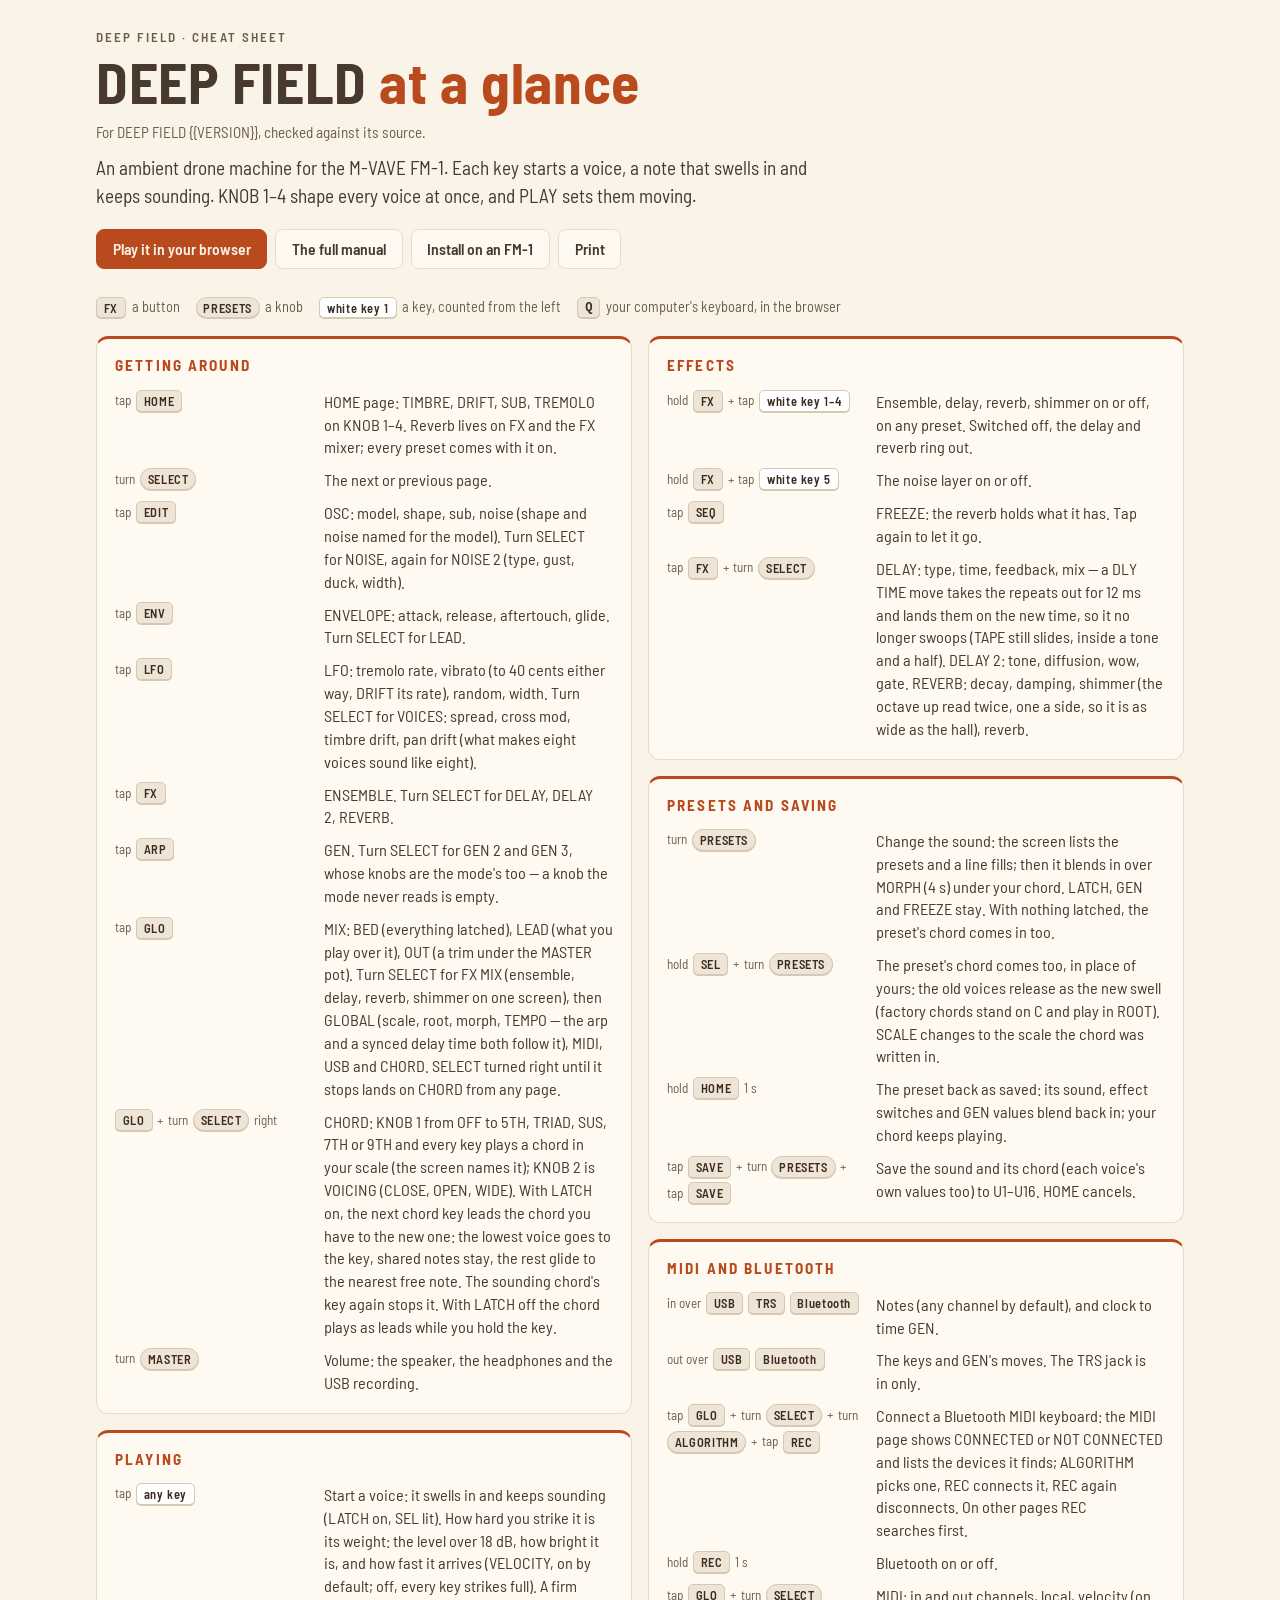
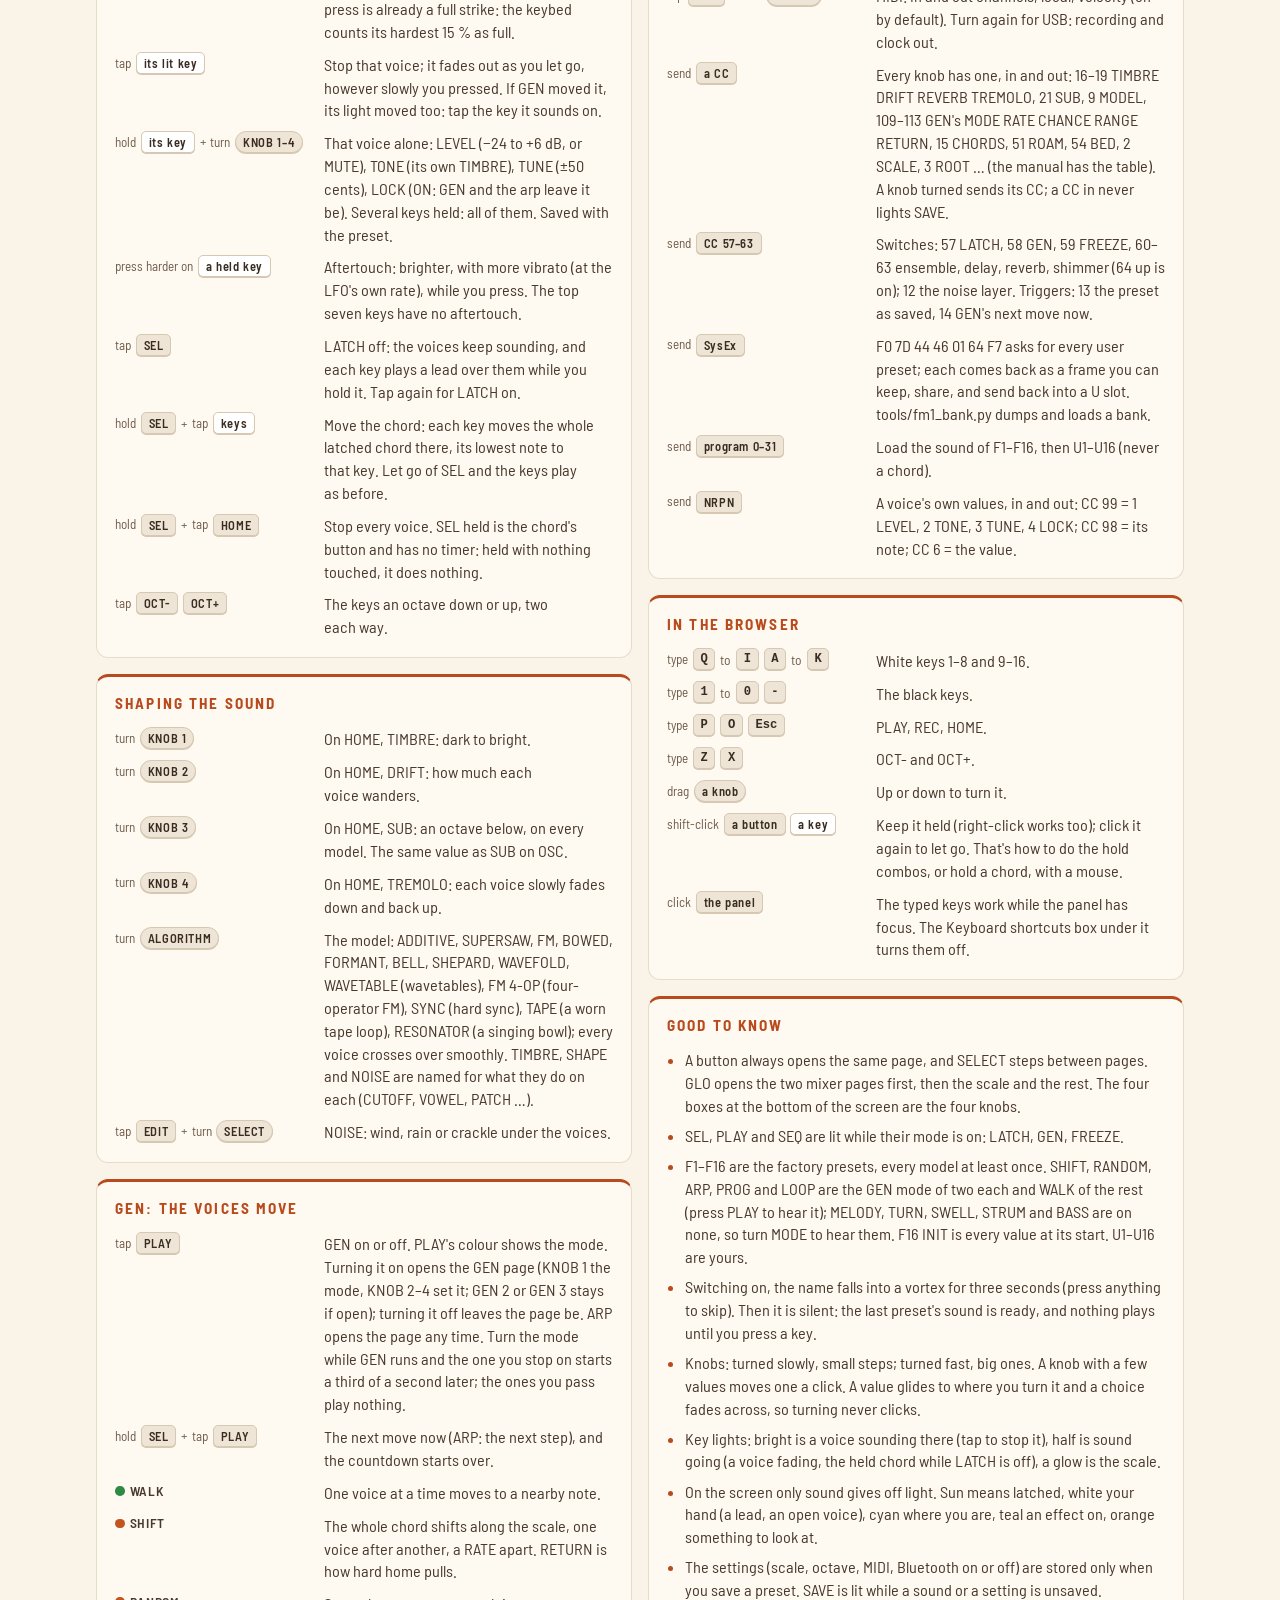
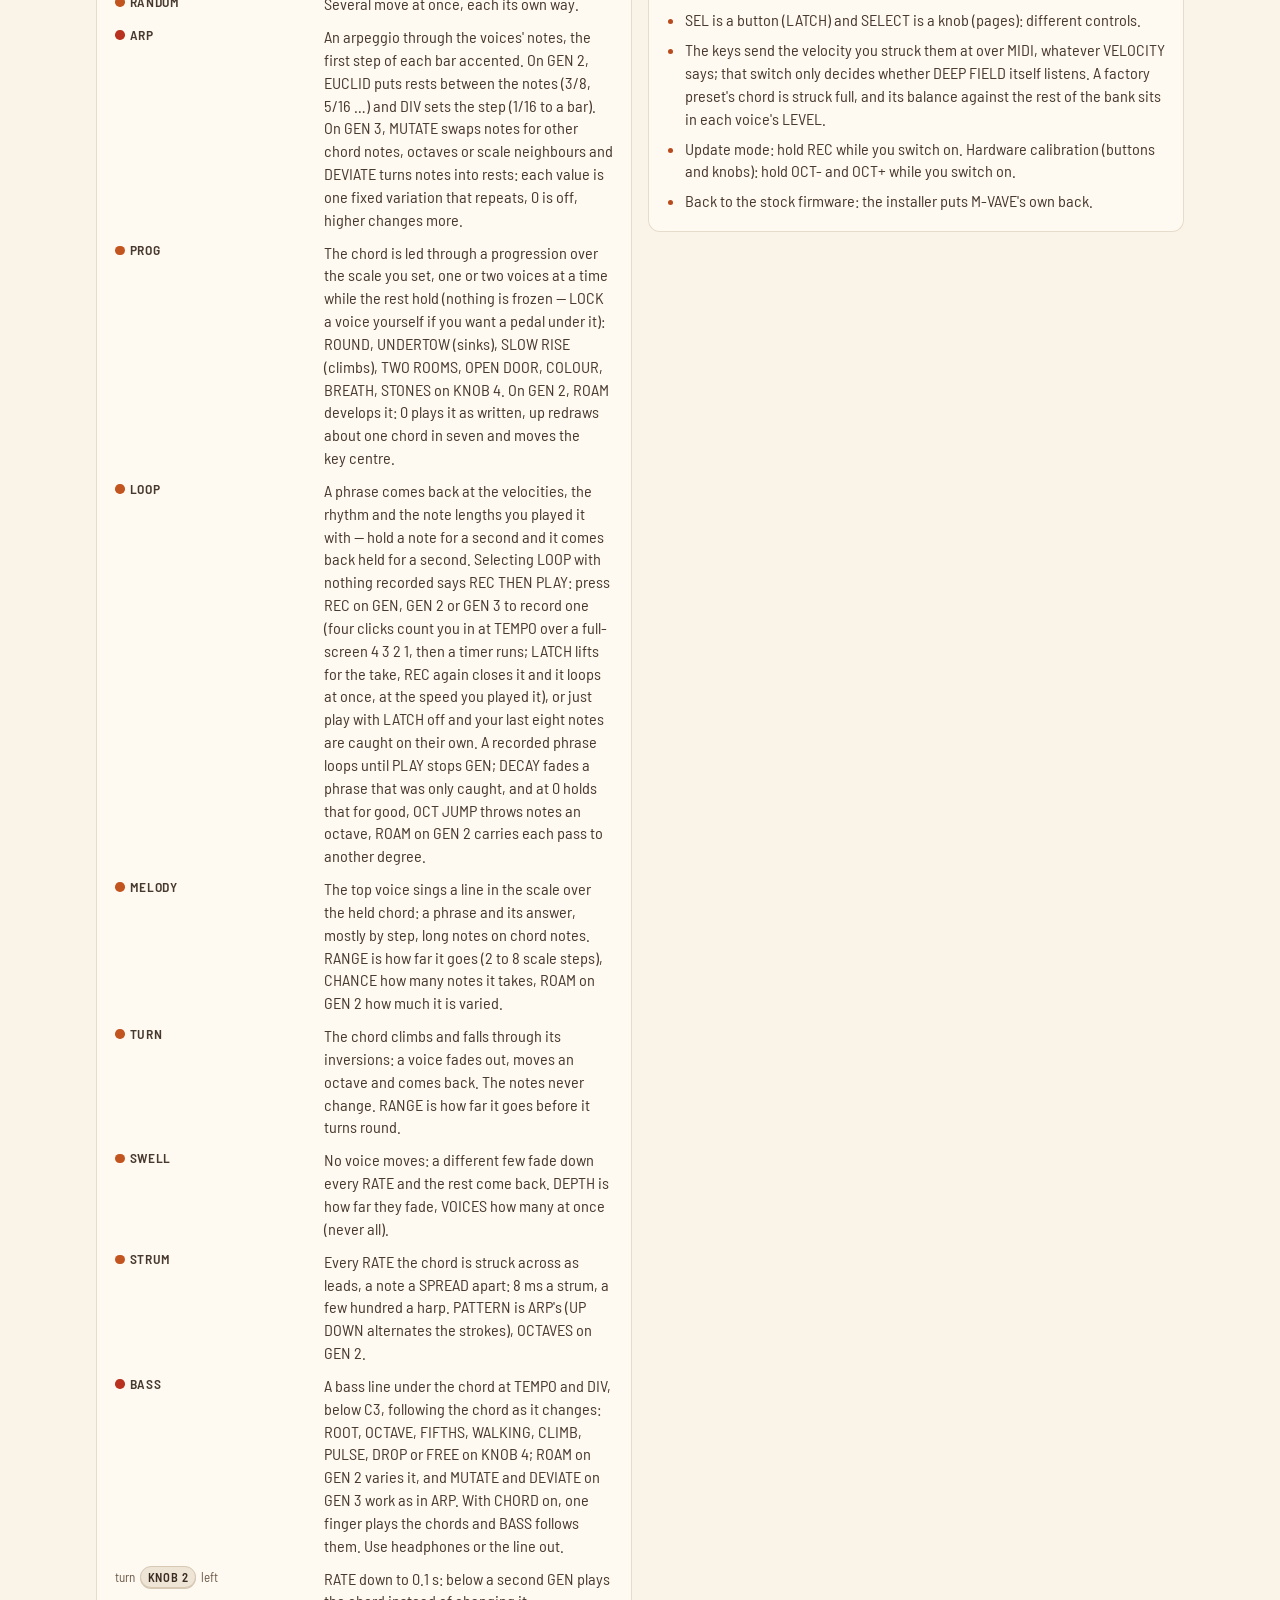
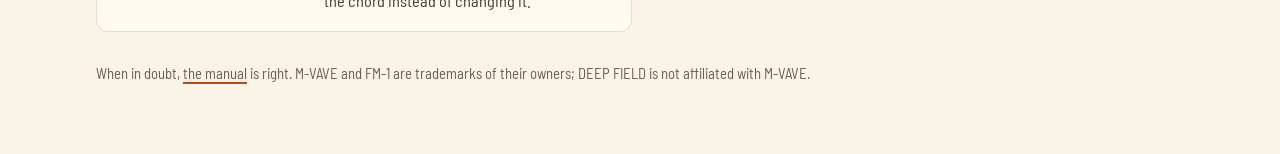
<file: deepfield/site/cheatsheet/index.html>
<!doctype html>
<html lang="en">
<head>
<meta charset="utf-8">
<meta name="viewport" content="width=device-width, initial-scale=1">
<title>DEEP FIELD cheat sheet</title>
<meta name="description" content="Every control of DEEP FIELD, the ambient drone firmware for the M-VAVE FM-1, on one page.">
<link rel="preconnect" href="https://fonts.googleapis.com">
<link rel="preconnect" href="https://fonts.gstatic.com" crossorigin>
<link href="https://fonts.googleapis.com/css2?family=Barlow+Semi+Condensed:wght@400;500;600;700&display=swap" rel="stylesheet">
<style>
:root {
  --ground: #faf4e8; --card: #fffaf1; --ink: #48392f; --muted: #6e5c4b; --rule: #e6dccb; --accent: #b84a1e;
  --cap: #efe5d6; --cap-ink: #3a2c22; --cap-rule: #d6c8b3; --key: #ffffff; --key-ink: #3a2c22;
  --green: #2f8a45; --orange: #c2551f; --red: #b8321f; --focus: #1f6fd1;
  --font: "Barlow Semi Condensed", "Arial Narrow", system-ui, sans-serif;
  color-scheme: light;
}
@media (prefers-color-scheme: dark) {
  :root:not([data-theme="light"]) {
    --ground: #1c1814; --card: #26201b; --ink: #f2e8d8; --muted: #b3a28e; --rule: #3a322a; --accent: #f28a5a;
    --cap: #3a332d; --cap-ink: #f2e8d8; --cap-rule: #514740; --key: #efe2d0; --key-ink: #2a1d14;
    --green: #5cc46a; --orange: #f28a5a; --red: #f0614a; --focus: #79adff;
    color-scheme: dark;
  }
}
:root[data-theme="dark"] {
  --ground: #1c1814; --card: #26201b; --ink: #f2e8d8; --muted: #b3a28e; --rule: #3a322a; --accent: #f28a5a;
  --cap: #3a332d; --cap-ink: #f2e8d8; --cap-rule: #514740; --key: #efe2d0; --key-ink: #2a1d14;
  --green: #5cc46a; --orange: #f28a5a; --red: #f0614a; --focus: #79adff;
  color-scheme: dark;
}
* { box-sizing: border-box; }
body { margin: 0; background: var(--ground); color: var(--ink); font: 400 1.02rem/1.4 var(--font); }
.wrap { max-width: 1120px; margin: 0 auto; padding: 28px 16px 56px; }
a { color: inherit; text-decoration-color: var(--accent); text-decoration-thickness: 2px; text-underline-offset: 3px; }
:focus-visible { outline: 3px solid var(--focus); outline-offset: 2px; }

header { margin-bottom: 28px; }
.eyebrow { margin: 0 0 .4rem; font-weight: 600; font-size: .82rem; letter-spacing: .16em; text-transform: uppercase; color: var(--muted); }
.eyebrow a { text-decoration: none; }
.eyebrow a:hover { color: var(--accent); }
h1 { margin: 0; font-weight: 700; font-size: clamp(2.2rem, 6vw, 3.6rem); line-height: 1; letter-spacing: .01em; text-wrap: balance; }
h1 span { color: var(--accent); }
.for { margin: .7rem 0 0; color: var(--muted); font-size: .95rem; }
.lede { margin: .7rem 0 0; max-width: 46rem; font-size: 1.2rem; line-height: 1.45; text-wrap: pretty; }
.actions { display: flex; flex-wrap: wrap; gap: .5rem; margin-top: 1.2rem; }
.actions a, .actions button { font: 600 .98rem/1 var(--font); padding: .7em 1em; border-radius: 8px; border: 1px solid var(--rule);
  background: var(--card); color: var(--ink); text-decoration: none; cursor: pointer; }
.actions a:hover, .actions button:hover { border-color: var(--accent); }
.actions .primary { background: var(--accent); border-color: var(--accent); color: var(--ground); }
.actions .primary:hover { filter: brightness(1.08); }

.sheet { columns: 2 26rem; column-gap: 16px; }
section { break-inside: avoid; display: inline-block; width: 100%; margin: 0 0 16px; padding: 16px 18px 18px;
  background: var(--card); border: 1px solid var(--rule); border-top: 3px solid var(--accent); border-radius: 12px; }
h2 { margin: 0 0 .8rem; font-weight: 700; font-size: .95rem; letter-spacing: .14em; text-transform: uppercase; color: var(--accent); }
dl { display: grid; grid-template-columns: minmax(0, 2fr) minmax(0, 3fr); gap: .55rem 1rem; margin: 0; }
dt { display: flex; flex-wrap: wrap; align-items: center; align-content: start; gap: .3rem; }
dd { margin: 0; padding-top: .08rem; text-wrap: pretty; }
.v { font-size: .82rem; color: var(--muted); }
.p { color: var(--muted); font-size: .85rem; }
.c { display: inline-block; font: 600 .78rem/1 var(--font); letter-spacing: .05em; padding: .32em .55em .28em; white-space: nowrap;
  background: var(--cap); color: var(--cap-ink); border: 1px solid var(--cap-rule); border-radius: 5px; box-shadow: 0 1px 0 var(--cap-rule); }
.c.k { border-radius: 999px; }
.c.w { background: var(--key); color: var(--key-ink); border-color: var(--cap-rule); }
.c.pc { font: 600 .76rem/1 ui-monospace, Menlo, Consolas, monospace; letter-spacing: 0; }
.dot { display: inline-block; width: .7em; height: .7em; border-radius: 50%; margin-right: .1em; }
.dot.g { background: var(--green); } .dot.o { background: var(--orange); } .dot.r { background: var(--red); }
.mode { font-weight: 600; font-size: .85rem; letter-spacing: .05em; }
ul.notes { margin: 0; padding-left: 1.1rem; display: grid; gap: .45rem; }
ul.notes li::marker { color: var(--accent); }
.legend { display: flex; flex-wrap: wrap; gap: .4rem 1rem; align-items: center; margin: 0 0 18px; color: var(--muted); font-size: .9rem; }
.nw { white-space: nowrap; }
.legend span { display: inline-flex; align-items: center; gap: .35rem; }
footer { margin-top: 8px; color: var(--muted); font-size: .92rem; }

@media (max-width: 460px) {
  dl { grid-template-columns: minmax(0, 1fr); gap: .2rem; }
  dd { margin-bottom: .55rem; }
}
@media print {
  :root, :root:not([data-theme="light"]) {
    --ground: #fff; --card: #fff; --ink: #1d1611; --muted: #5a4a3c; --rule: #cfc4b4; --accent: #a8431b;
    --cap: #f1ebe2; --cap-ink: #1d1611; --cap-rule: #b9ab97; --key: #fff; --key-ink: #1d1611;
    --green: #2f8a45; --orange: #c2551f; --red: #b8321f; color-scheme: light;
  }
  @page { margin: 10mm; }
  html { font-size: 7.3pt; }
  body { font-size: 1rem; line-height: 1.22; }
  .browser { display: none; }
  .wrap { max-width: none; padding: 0; }
  header { margin-bottom: 10px; }
  h1 { font-size: 20pt; }
  .lede { font-size: 9.5pt; margin-top: .3rem; }
  .for { margin-top: .3rem; }
  .actions, .legend { display: none; }
  .sheet { columns: 2; column-gap: 10px; }
  section { padding: 6px 9px 7px; margin-bottom: 6px; border-radius: 6px; border-top-width: 2px; }
  h2 { font-size: 8pt; margin-bottom: .3rem; }
  dl { grid-template-columns: minmax(0, 2fr) minmax(0, 3fr); gap: .18rem .6rem; }
  ul.notes { gap: .2rem; }
  .c { box-shadow: none; }
  footer { font-size: 8pt; }
}
</style>
</head>
<body>
<div class="wrap">
<header>
  <p class="eyebrow"><a href="../">DEEP FIELD</a> · Cheat sheet</p>
  <h1>DEEP FIELD <span>at a glance</span></h1>
  <p class="for">For DEEP FIELD {{VERSION}}, checked against its source.</p>
  <p class="lede">An ambient drone machine for the <span class="nw">M-VAVE FM-1</span>. Each key starts a voice, a note that
    swells in and keeps sounding. KNOB 1–4 shape every voice at once, and PLAY sets them moving.</p>
  <div class="actions">
    <a class="primary" href="../emu/">Play it in your browser</a>
    <a href="../manual/">The full manual</a>
    <a href="../install/">Install on an FM-1</a>
    <button type="button" onclick="window.print()">Print</button>
  </div>
</header>

<p class="legend">
  <span><span class="c">FX</span> a button</span>
  <span><span class="c k">PRESETS</span> a knob</span>
  <span><span class="c w">white key 1</span> a key, counted from the left</span>
  <span><span class="c pc">Q</span> your computer's keyboard, in the browser</span>
</p>

<main class="sheet">

<section>
  <h2>Getting around</h2>
  <dl>
    <dt><span class="v">tap</span><span class="c">HOME</span></dt>
    <dd>HOME page: TIMBRE, DRIFT, SUB, TREMOLO on KNOB 1&ndash;4. Reverb lives on FX and the FX mixer; every preset comes with it on.</dd>
    <dt><span class="v">turn</span><span class="c k">SELECT</span></dt>
    <dd>The next or previous page.</dd>
    <dt><span class="v">tap</span><span class="c">EDIT</span></dt>
    <dd>OSC: model, shape, sub, noise (shape and noise named for the model). Turn SELECT for NOISE, again for NOISE 2 (type, gust, duck, width).</dd>
    <dt><span class="v">tap</span><span class="c">ENV</span></dt>
    <dd>ENVELOPE: attack, release, aftertouch, glide. Turn SELECT for LEAD.</dd>
    <dt><span class="v">tap</span><span class="c">LFO</span></dt>
    <dd>LFO: tremolo rate, vibrato (to 40 cents either way, DRIFT its rate), random, width. Turn SELECT for VOICES: spread, cross mod, timbre drift, pan drift (what makes eight voices sound like eight).</dd>
    <dt><span class="v">tap</span><span class="c">FX</span></dt>
    <dd>ENSEMBLE. Turn SELECT for DELAY, DELAY 2, REVERB.</dd>
    <dt><span class="v">tap</span><span class="c">ARP</span></dt>
    <dd>GEN. Turn SELECT for GEN 2 and GEN 3, whose knobs are the mode's too &mdash; a knob the mode never reads is empty.</dd>
    <dt><span class="v">tap</span><span class="c">GLO</span></dt>
    <dd>MIX: BED (everything latched), LEAD (what you play over it), OUT (a trim under the MASTER pot). Turn SELECT for FX MIX (ensemble, delay, reverb, shimmer on one screen), then GLOBAL (scale, root, morph, TEMPO &mdash; the arp and a synced delay time both follow it), MIDI, USB and CHORD. SELECT turned right until it stops lands on CHORD from any page.</dd>
    <dt><span class="c">GLO</span><span class="p">+</span><span class="v">turn</span><span class="c k">SELECT</span><span class="v">right</span></dt>
    <dd>CHORD: KNOB 1 from OFF to 5TH, TRIAD, SUS, 7TH or 9TH and every key plays a chord in your scale (the screen names it); KNOB 2 is VOICING (CLOSE, OPEN, WIDE). With LATCH on, the next chord key leads the chord you have to the new one: the lowest voice goes to the key, shared notes stay, the rest glide to the nearest free note. The sounding chord's key again stops it. With LATCH off the chord plays as leads while you hold the key.</dd>
    <dt><span class="v">turn</span><span class="c k">MASTER</span></dt>
    <dd>Volume: the speaker, the headphones and the USB recording.</dd>
  </dl>
</section>

<section>
  <h2>Playing</h2>
  <dl>
    <dt><span class="v">tap</span><span class="c w">any key</span></dt>
    <dd>Start a voice: it swells in and keeps sounding (LATCH on, SEL lit). How hard you strike it is its weight: the level over 18&nbsp;dB, how bright it is, and how fast it arrives (VELOCITY, on by default; off, every key strikes full). A firm press is already a full strike: the keybed counts its hardest 15 % as full.</dd>
    <dt><span class="v">tap</span><span class="c w">its lit key</span></dt>
    <dd>Stop that voice; it fades out as you let go, however slowly you pressed. If GEN moved it, its light moved too: tap the key it sounds on.</dd>
    <dt><span class="v">hold</span><span class="c w">its key</span><span class="p">+</span><span class="v">turn</span><span class="c k">KNOB 1–4</span></dt>
    <dd>That voice alone: LEVEL (−24 to +6 dB, or MUTE), TONE (its own TIMBRE), TUNE (±50 cents), LOCK (ON: GEN and the arp leave it be). Several keys held: all of them. Saved with the preset.</dd>
    <dt><span class="v">press harder on</span><span class="c w">a held key</span></dt>
    <dd>Aftertouch: brighter, with more vibrato (at the LFO's own rate), while you press. The top seven keys have no aftertouch.</dd>
    <dt><span class="v">tap</span><span class="c">SEL</span></dt>
    <dd>LATCH off: the voices keep sounding, and each key plays a lead over them while you hold it. Tap again for LATCH on.</dd>
    <dt><span class="v">hold</span><span class="c">SEL</span><span class="p">+</span><span class="v">tap</span><span class="c w">keys</span></dt>
    <dd>Move the chord: each key moves the whole latched chord there, its lowest note to that key. Let go of SEL and the keys play as before.</dd>
    <dt><span class="v">hold</span><span class="c">SEL</span><span class="p">+</span><span class="v">tap</span><span class="c">HOME</span></dt>
    <dd>Stop every voice. SEL held is the chord's button and has no timer: held with nothing touched, it does nothing.</dd>
    <dt><span class="v">tap</span><span class="c">OCT-</span><span class="c">OCT+</span></dt>
    <dd>The keys an octave down or up, two each way.</dd>
  </dl>
</section>

<section>
  <h2>Shaping the sound</h2>
  <dl>
    <dt><span class="v">turn</span><span class="c k">KNOB 1</span></dt>
    <dd>On HOME, TIMBRE: dark to bright.</dd>
    <dt><span class="v">turn</span><span class="c k">KNOB 2</span></dt>
    <dd>On HOME, DRIFT: how much each voice wanders.</dd>
    <dt><span class="v">turn</span><span class="c k">KNOB 3</span></dt>
    <dd>On HOME, SUB: an octave below, on every model. The same value as SUB on OSC.</dd>
    <dt><span class="v">turn</span><span class="c k">KNOB 4</span></dt>
    <dd>On HOME, TREMOLO: each voice slowly fades down and back up.</dd>
    <dt><span class="v">turn</span><span class="c k">ALGORITHM</span></dt>
    <dd>The model: ADDITIVE, SUPERSAW, FM, BOWED, FORMANT, BELL, SHEPARD, WAVEFOLD, WAVETABLE (wavetables), FM 4-OP (four-operator FM), SYNC (hard sync), TAPE (a worn tape loop), RESONATOR (a singing bowl); every voice crosses over smoothly. TIMBRE, SHAPE and NOISE are named for what they do on each (CUTOFF, VOWEL, PATCH …).</dd>
    <dt><span class="v">tap</span><span class="c">EDIT</span><span class="p">+</span><span class="v">turn</span><span class="c k">SELECT</span></dt>
    <dd>NOISE: wind, rain or crackle under the voices.</dd>
  </dl>
</section>

<section>
  <h2>GEN: the voices move</h2>
  <dl>
    <dt><span class="v">tap</span><span class="c">PLAY</span></dt>
    <dd>GEN on or off. PLAY's colour shows the mode. Turning it on opens the GEN page (KNOB 1 the mode, KNOB 2–4 set it; GEN 2 or GEN 3 stays if open); turning it off leaves the page be. ARP opens the page any time. Turn the mode while GEN runs and the one you stop on starts a third of a second later; the ones you pass play nothing.</dd>
    <dt><span class="v">hold</span><span class="c">SEL</span><span class="p">+</span><span class="v">tap</span><span class="c">PLAY</span></dt>
    <dd>The next move now (ARP: the next step), and the countdown starts over.</dd>
    <dt><span class="mode"><span class="dot g"></span> WALK</span></dt>
    <dd>One voice at a time moves to a nearby note.</dd>
    <dt><span class="mode"><span class="dot o"></span> SHIFT</span></dt>
    <dd>The whole chord shifts along the scale, one voice after another, a RATE apart. RETURN is how hard home pulls.</dd>
    <dt><span class="mode"><span class="dot o"></span> RANDOM</span></dt>
    <dd>Several move at once, each its own way.</dd>
    <dt><span class="mode"><span class="dot r"></span> ARP</span></dt>
    <dd>An arpeggio through the voices' notes, the first step of each bar accented. On GEN 2, EUCLID puts rests between the notes (3/8, 5/16 …) and DIV sets the step (1/16 to a bar). On GEN 3, MUTATE swaps notes for other chord notes, octaves or scale neighbours and DEVIATE turns notes into rests: each value is one fixed variation that repeats, 0 is off, higher changes more.</dd>
    <dt><span class="mode"><span class="dot o"></span> PROG</span></dt>
    <dd>The chord is led through a progression over the scale you set, one or two voices at a time while the rest hold (nothing is frozen &mdash; LOCK a voice yourself if you want a pedal under it): ROUND, UNDERTOW (sinks), SLOW RISE (climbs), TWO ROOMS, OPEN DOOR, COLOUR, BREATH, STONES on KNOB 4. On GEN 2, ROAM develops it: 0 plays it as written, up redraws about one chord in seven and moves the key centre.</dd>
    <dt><span class="mode"><span class="dot o"></span> LOOP</span></dt>
    <dd>A phrase comes back at the velocities, the rhythm and the note lengths you played it with &mdash; hold a note for a second and it comes back held for a second. Selecting LOOP with nothing recorded says REC THEN PLAY: press REC on GEN, GEN 2 or GEN 3 to record one (four clicks count you in at TEMPO over a full-screen 4 3 2 1, then a timer runs; LATCH lifts for the take, REC again closes it and it loops at once, at the speed you played it), or just play with LATCH off and your last eight notes are caught on their own. A recorded phrase loops until PLAY stops GEN; DECAY fades a phrase that was only caught, and at 0 holds that for good, OCT JUMP throws notes an octave, ROAM on GEN 2 carries each pass to another degree.</dd>
    <dt><span class="mode"><span class="dot o"></span> MELODY</span></dt>
    <dd>The top voice sings a line in the scale over the held chord: a phrase and its answer, mostly by step, long notes on chord notes. RANGE is how far it goes (2 to 8 scale steps), CHANCE how many notes it takes, ROAM on GEN 2 how much it is varied.</dd>
    <dt><span class="mode"><span class="dot o"></span> TURN</span></dt>
    <dd>The chord climbs and falls through its inversions: a voice fades out, moves an octave and comes back. The notes never change. RANGE is how far it goes before it turns round.</dd>
    <dt><span class="mode"><span class="dot o"></span> SWELL</span></dt>
    <dd>No voice moves: a different few fade down every RATE and the rest come back. DEPTH is how far they fade, VOICES how many at once (never all).</dd>
    <dt><span class="mode"><span class="dot o"></span> STRUM</span></dt>
    <dd>Every RATE the chord is struck across as leads, a note a SPREAD apart: 8 ms a strum, a few hundred a harp. PATTERN is ARP's (UP DOWN alternates the strokes), OCTAVES on GEN 2.</dd>
    <dt><span class="mode"><span class="dot r"></span> BASS</span></dt>
    <dd>A bass line under the chord at TEMPO and DIV, below C3, following the chord as it changes: ROOT, OCTAVE, FIFTHS, WALKING, CLIMB, PULSE, DROP or FREE on KNOB 4; ROAM on GEN 2 varies it, and MUTATE and DEVIATE on GEN 3 work as in ARP. With CHORD on, one finger plays the chords and BASS follows them. Use headphones or the line out.</dd>
    <dt><span class="v">turn</span><span class="c k">KNOB 2</span><span class="v">left</span></dt>
    <dd>RATE down to 0.1 s: below a second GEN plays the chord instead of changing it.</dd>
  </dl>
</section>

<section>
  <h2>Effects</h2>
  <dl>
    <dt><span class="v">hold</span><span class="c">FX</span><span class="p">+</span><span class="v">tap</span><span class="c w">white key 1–4</span></dt>
    <dd>Ensemble, delay, reverb, shimmer on or off, on any preset. Switched off, the delay and reverb ring out.</dd>
    <dt><span class="v">hold</span><span class="c">FX</span><span class="p">+</span><span class="v">tap</span><span class="c w">white key 5</span></dt>
    <dd>The noise layer on or off.</dd>
    <dt><span class="v">tap</span><span class="c">SEQ</span></dt>
    <dd>FREEZE: the reverb holds what it has. Tap again to let it go.</dd>
    <dt><span class="v">tap</span><span class="c">FX</span><span class="p">+</span><span class="v">turn</span><span class="c k">SELECT</span></dt>
    <dd>DELAY: type, time, feedback, mix — a DLY TIME move takes the repeats out for 12 ms and lands them on the new time, so it no longer swoops (TAPE still slides, inside a tone and a half). DELAY 2: tone, diffusion, wow, gate. REVERB: decay, damping, shimmer (the octave up read twice, one a side, so it is as wide as the hall), reverb.</dd>
  </dl>
</section>

<section>
  <h2>Presets and saving</h2>
  <dl>
    <dt><span class="v">turn</span><span class="c k">PRESETS</span></dt>
    <dd>Change the sound: the screen lists the presets and a line fills; then it blends in over MORPH (4 s) under your chord. LATCH, GEN and FREEZE stay. With nothing latched, the preset's chord comes in too.</dd>
    <dt><span class="v">hold</span><span class="c">SEL</span><span class="p">+</span><span class="v">turn</span><span class="c k">PRESETS</span></dt>
    <dd>The preset's chord comes too, in place of yours: the old voices release as the new swell (factory chords stand on C and play in ROOT). SCALE changes to the scale the chord was written in.</dd>
    <dt><span class="v">hold</span><span class="c">HOME</span><span class="v">1 s</span></dt>
    <dd>The preset back as saved: its sound, effect switches and GEN values blend back in; your chord keeps playing.</dd>
    <dt><span class="v">tap</span><span class="c">SAVE</span><span class="p">+</span><span class="v">turn</span><span class="c k">PRESETS</span><span class="p">+</span><span class="v">tap</span><span class="c">SAVE</span></dt>
    <dd>Save the sound and its chord (each voice's own values too) to U1–U16. HOME cancels.</dd>
  </dl>
</section>

<section>
  <h2>MIDI and Bluetooth</h2>
  <dl>
    <dt><span class="v">in over</span><span class="c">USB</span><span class="c">TRS</span><span class="c">Bluetooth</span></dt>
    <dd>Notes (any channel by default), and clock to time GEN.</dd>
    <dt><span class="v">out over</span><span class="c">USB</span><span class="c">Bluetooth</span></dt>
    <dd>The keys and GEN's moves. The TRS jack is in only.</dd>
    <dt><span class="v">tap</span><span class="c">GLO</span><span class="p">+</span><span class="v">turn</span><span class="c k">SELECT</span><span class="p">+</span><span class="v">turn</span><span class="c k">ALGORITHM</span><span class="p">+</span><span class="v">tap</span><span class="c">REC</span></dt>
    <dd>Connect a Bluetooth MIDI keyboard: the MIDI page shows CONNECTED or NOT CONNECTED and lists the devices it finds; ALGORITHM picks one, REC connects it, REC again disconnects. On other pages REC searches first.</dd>
    <dt><span class="v">hold</span><span class="c">REC</span><span class="v">1 s</span></dt>
    <dd>Bluetooth on or off.</dd>
    <dt><span class="v">tap</span><span class="c">GLO</span><span class="p">+</span><span class="v">turn</span><span class="c k">SELECT</span></dt>
    <dd>MIDI: in and out channels, local, velocity (on by default). Turn again for USB: recording and clock out.</dd>
    <dt><span class="v">send</span><span class="c">a CC</span></dt>
    <dd>Every knob has one, in and out: 16–19 TIMBRE DRIFT REVERB TREMOLO, 21 SUB, 9 MODEL, 109–113 GEN's MODE RATE CHANCE RANGE RETURN, 15 CHORDS, 51 ROAM, 54 BED, 2 SCALE, 3 ROOT … (the manual has the table). A knob turned sends its CC; a CC in never lights SAVE.</dd>
    <dt><span class="v">send</span><span class="c">CC 57–63</span></dt>
    <dd>Switches: 57 LATCH, 58 GEN, 59 FREEZE, 60–63 ensemble, delay, reverb, shimmer (64 up is on); 12 the noise layer. Triggers: 13 the preset as saved, 14 GEN's next move now.</dd>
    <dt><span class="v">send</span><span class="c">SysEx</span></dt>
    <dd>F0 7D 44 46 01 64 F7 asks for every user preset; each comes back as a frame you can keep, share, and send back into a U slot. tools/fm1_bank.py dumps and loads a bank.</dd>
    <dt><span class="v">send</span><span class="c">program 0–31</span></dt>
    <dd>Load the sound of F1–F16, then U1–U16 (never a chord).</dd>
    <dt><span class="v">send</span><span class="c">NRPN</span></dt>
    <dd>A voice's own values, in and out: CC 99 = 1 LEVEL, 2 TONE, 3 TUNE, 4 LOCK; CC 98 = its note; CC 6 = the value.</dd>
  </dl>
</section>

<section class="browser">
  <h2>In the browser</h2>
  <dl>
    <dt><span class="v">type</span><span class="c pc">Q</span><span class="p">to</span><span class="c pc">I</span><span class="c pc">A</span><span class="p">to</span><span class="c pc">K</span></dt>
    <dd>White keys 1–8 and 9–16.</dd>
    <dt><span class="v">type</span><span class="c pc">1</span><span class="p">to</span><span class="c pc">0</span><span class="c pc">-</span></dt>
    <dd>The black keys.</dd>
    <dt><span class="v">type</span><span class="c pc">P</span><span class="c pc">O</span><span class="c pc">Esc</span></dt>
    <dd>PLAY, REC, HOME.</dd>
    <dt><span class="v">type</span><span class="c pc">Z</span><span class="c pc">X</span></dt>
    <dd>OCT- and OCT+.</dd>
    <dt><span class="v">drag</span><span class="c k">a knob</span></dt>
    <dd>Up or down to turn it.</dd>
    <dt><span class="v">shift-click</span><span class="c">a button</span><span class="c w">a key</span></dt>
    <dd>Keep it held (right-click works too); click it again to let go. That's how to do the hold combos, or hold a chord, with a mouse.</dd>
    <dt><span class="v">click</span><span class="c">the panel</span></dt>
    <dd>The typed keys work while the panel has focus. The Keyboard shortcuts box under it turns them off.</dd>
  </dl>
</section>

<section>
  <h2>Good to know</h2>
  <ul class="notes">
    <li>A button always opens the same page, and SELECT steps between pages. GLO opens the two mixer pages first, then the scale and the rest. The four boxes at the bottom of the screen are the four knobs.</li>
    <li>SEL, PLAY and SEQ are lit while their mode is on: LATCH, GEN, FREEZE.</li>
    <li>F1–F16 are the factory presets, every model at least once. SHIFT, RANDOM, ARP, PROG and LOOP are the GEN mode of two each and WALK of the rest (press PLAY to hear it); MELODY, TURN, SWELL, STRUM and BASS are on none, so turn MODE to hear them. F16 INIT is every value at its start. U1–U16 are yours.</li>
    <li>Switching on, the name falls into a vortex for three seconds (press anything to skip). Then it is silent: the last preset's sound is ready, and nothing plays until you press a key.</li>
    <li>Knobs: turned slowly, small steps; turned fast, big ones. A knob with a few values moves one a click. A value glides to where you turn it and a choice fades across, so turning never clicks.</li>
    <li>Key lights: bright is a voice sounding there (tap to stop it), half is sound going (a voice fading, the held chord while LATCH is off), a glow is the scale.</li>
    <li>On the screen only sound gives off light. Sun means latched, white your hand (a lead, an open voice), cyan where you are, teal an effect on, orange something to look at.</li>
    <li>The settings (scale, octave, MIDI, Bluetooth on or off) are stored only when you save a preset. SAVE is lit while a sound or a setting is unsaved.</li>
    <li>SEL is a button (LATCH) and SELECT is a knob (pages): different controls.</li>
    <li>The keys send the velocity you struck them at over MIDI, whatever VELOCITY says; that switch only decides whether DEEP FIELD itself listens. A factory preset's chord is struck full, and its balance against the rest of the bank sits in each voice's LEVEL.</li>
    <li>Update mode: hold REC while you switch on. Hardware calibration (buttons and knobs): hold OCT- and OCT+ while you switch on.</li>
    <li>Back to the stock firmware: the installer puts M-VAVE's own back.</li>
  </ul>
</section>

</main>

<footer>
  <p>When in doubt, <a href="../manual/">the manual</a> is right. M-VAVE and FM-1 are trademarks of their owners; DEEP FIELD is not affiliated with M-VAVE.</p>
</footer>
</div>
</body>
</html>
</file>
